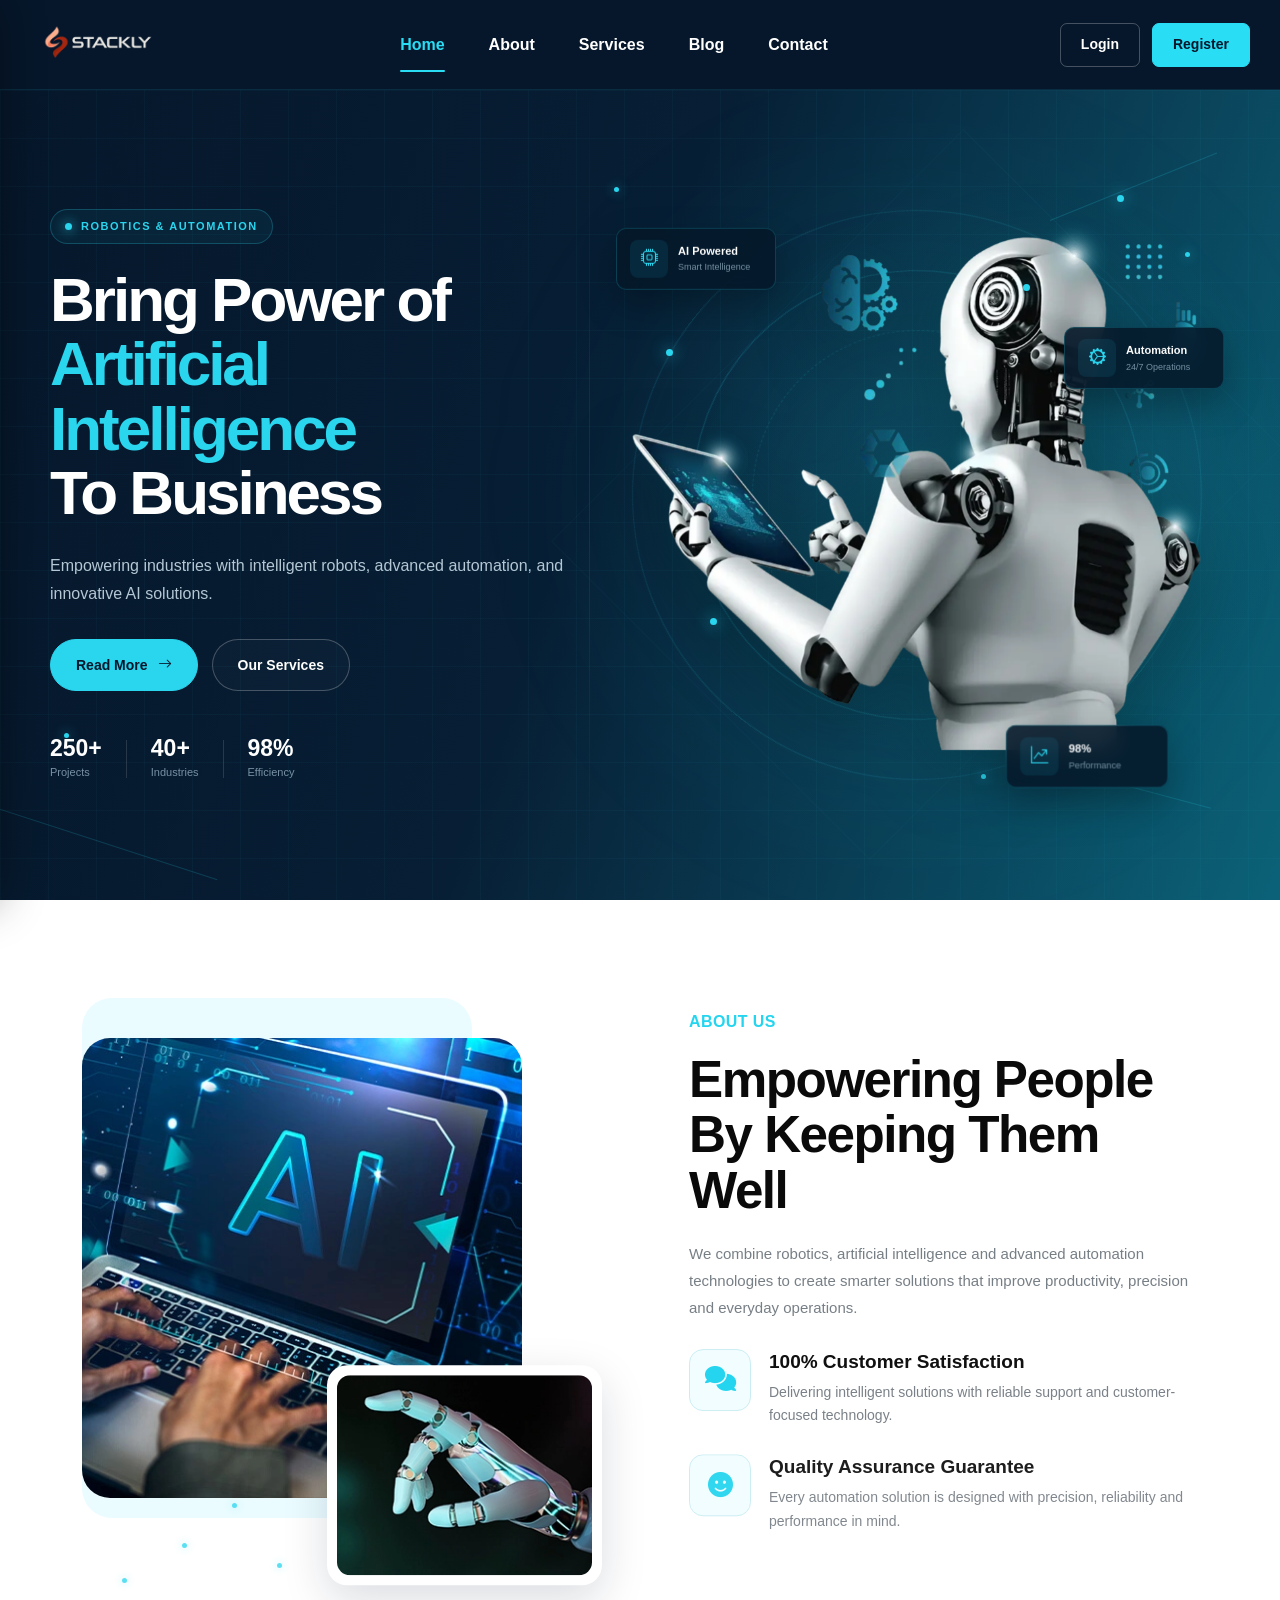
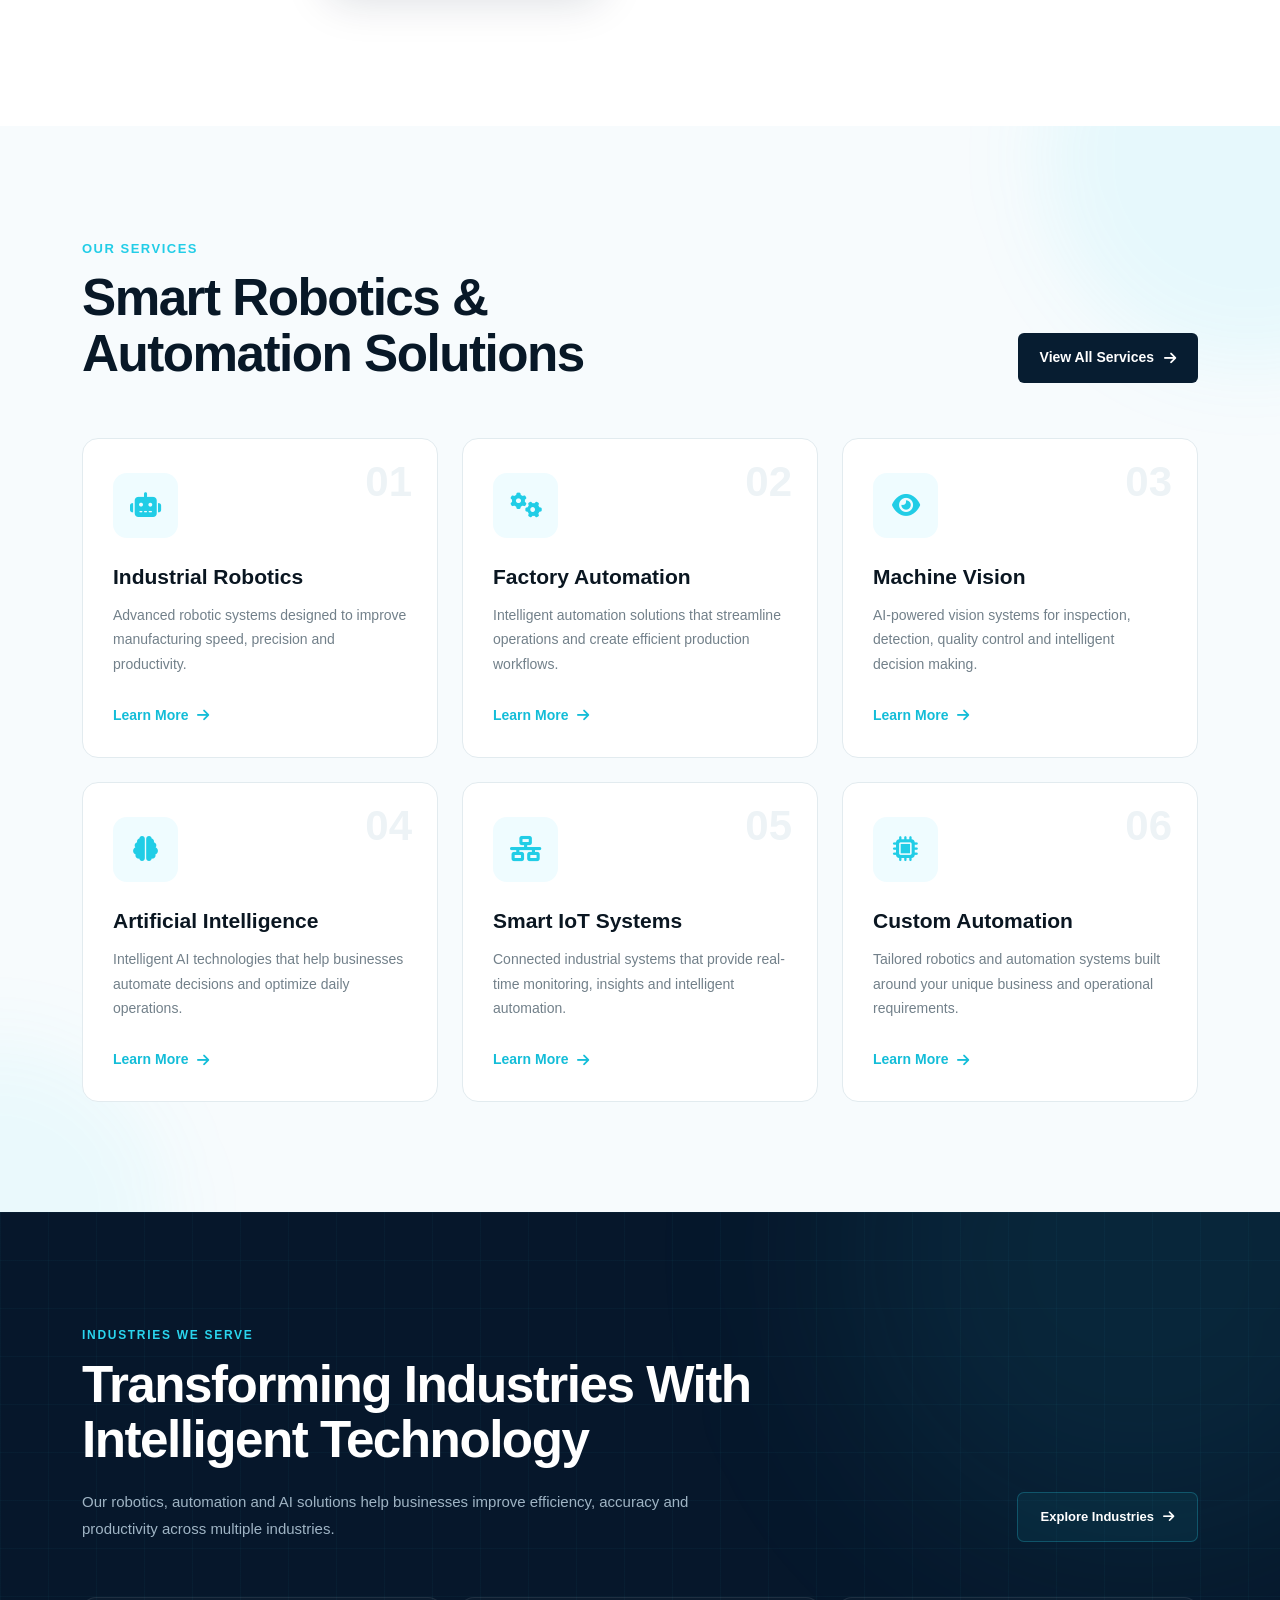
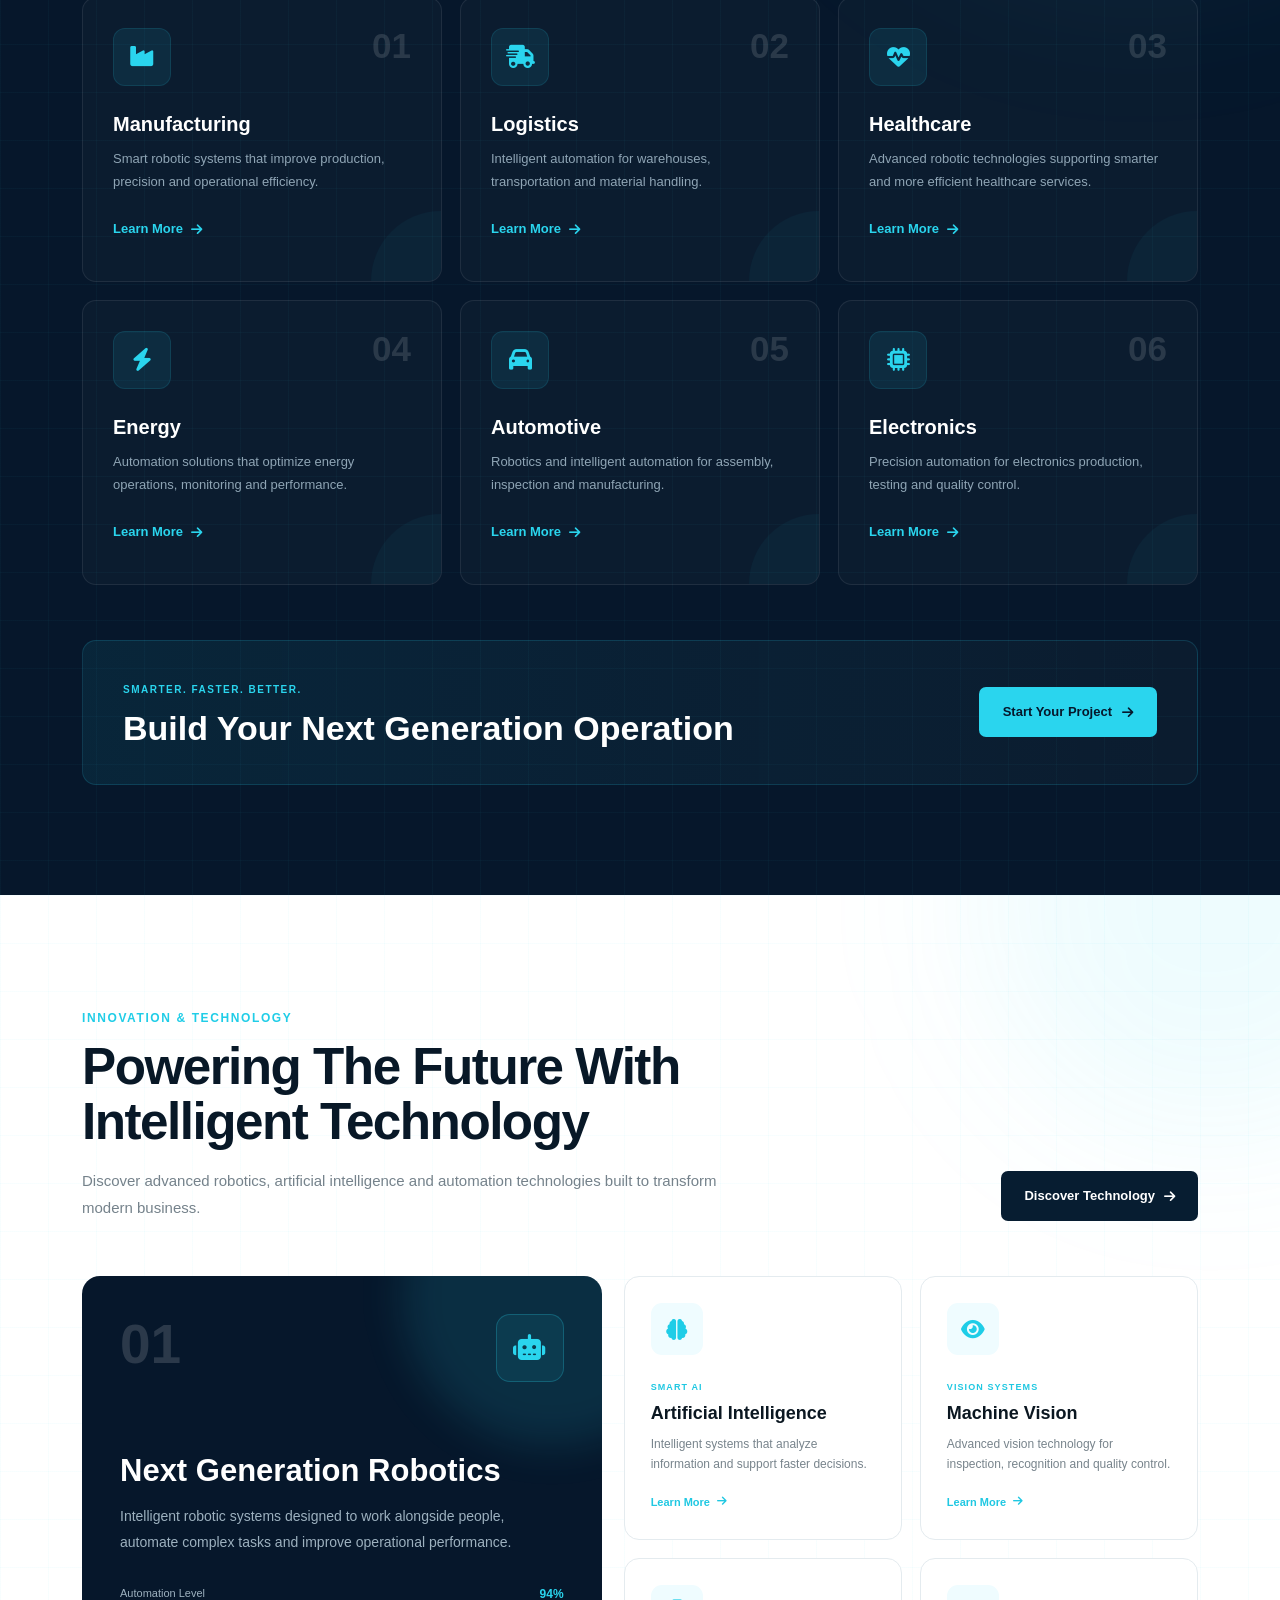
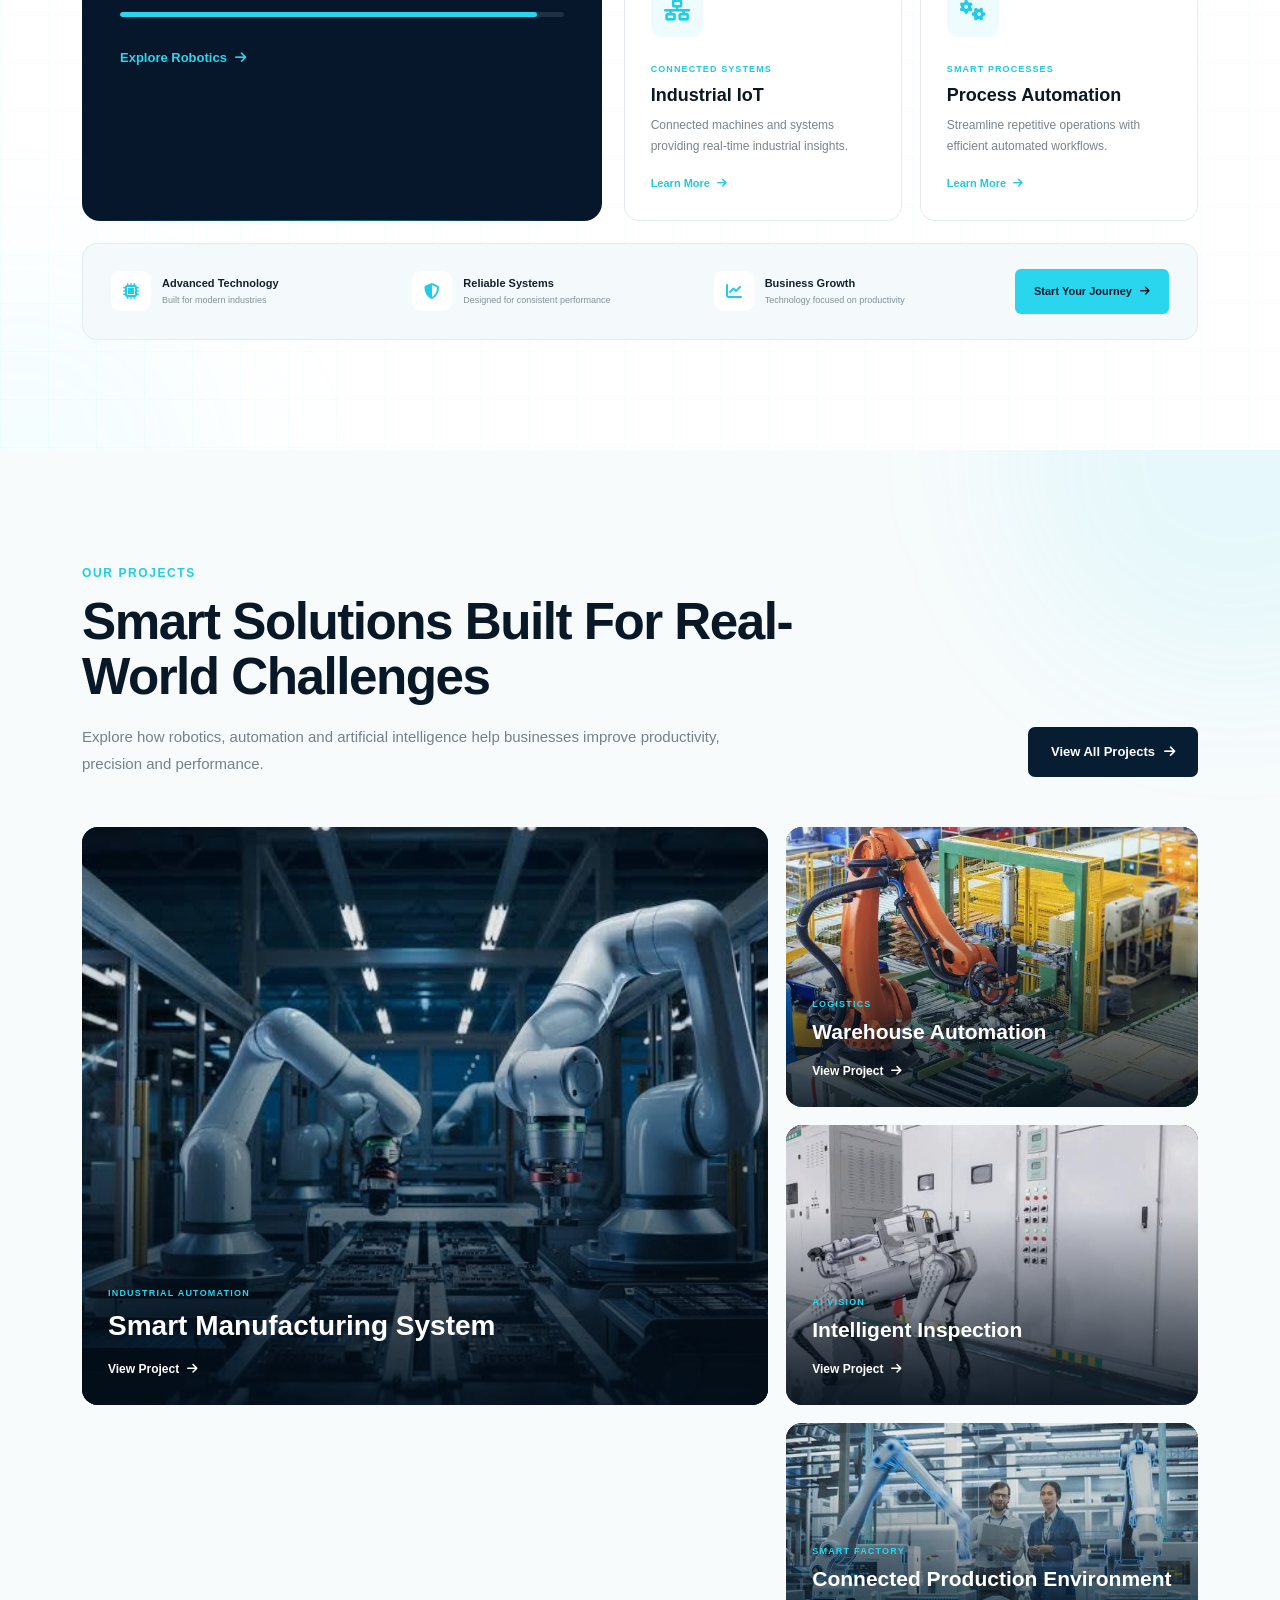
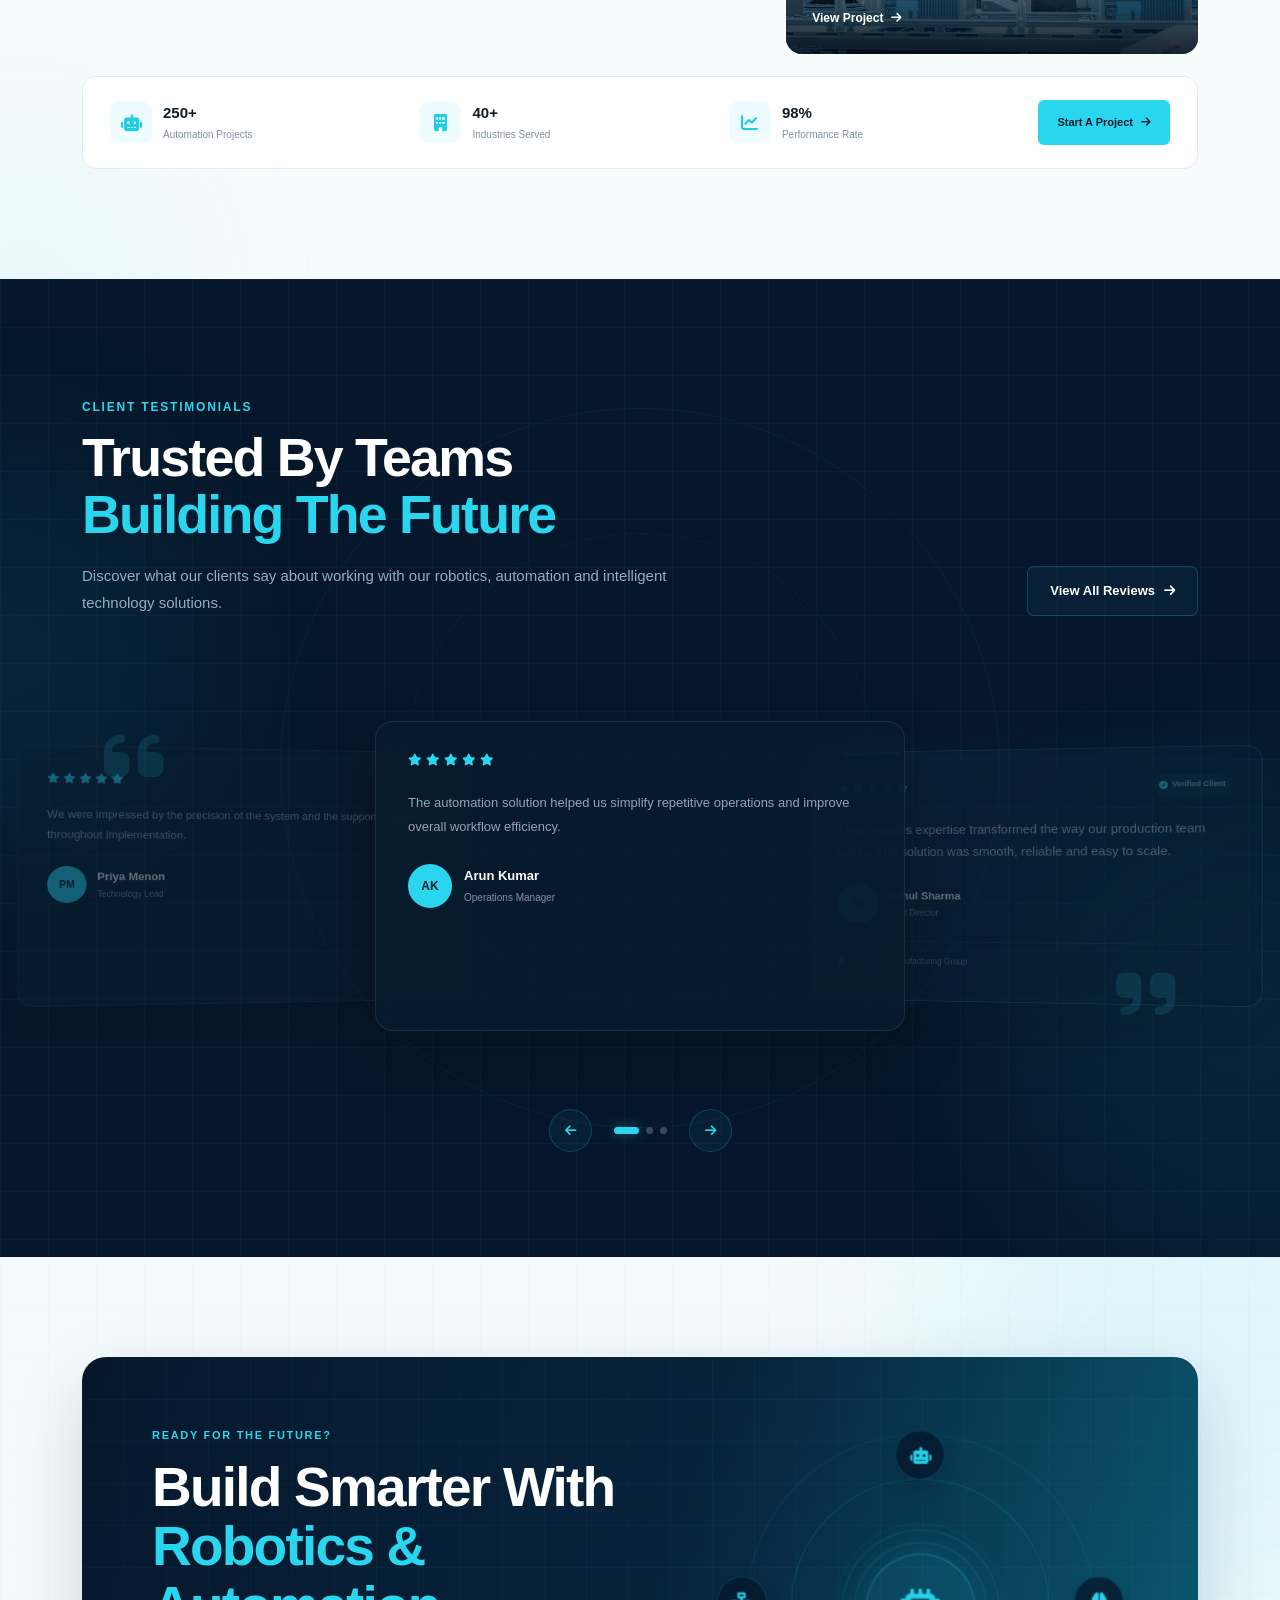
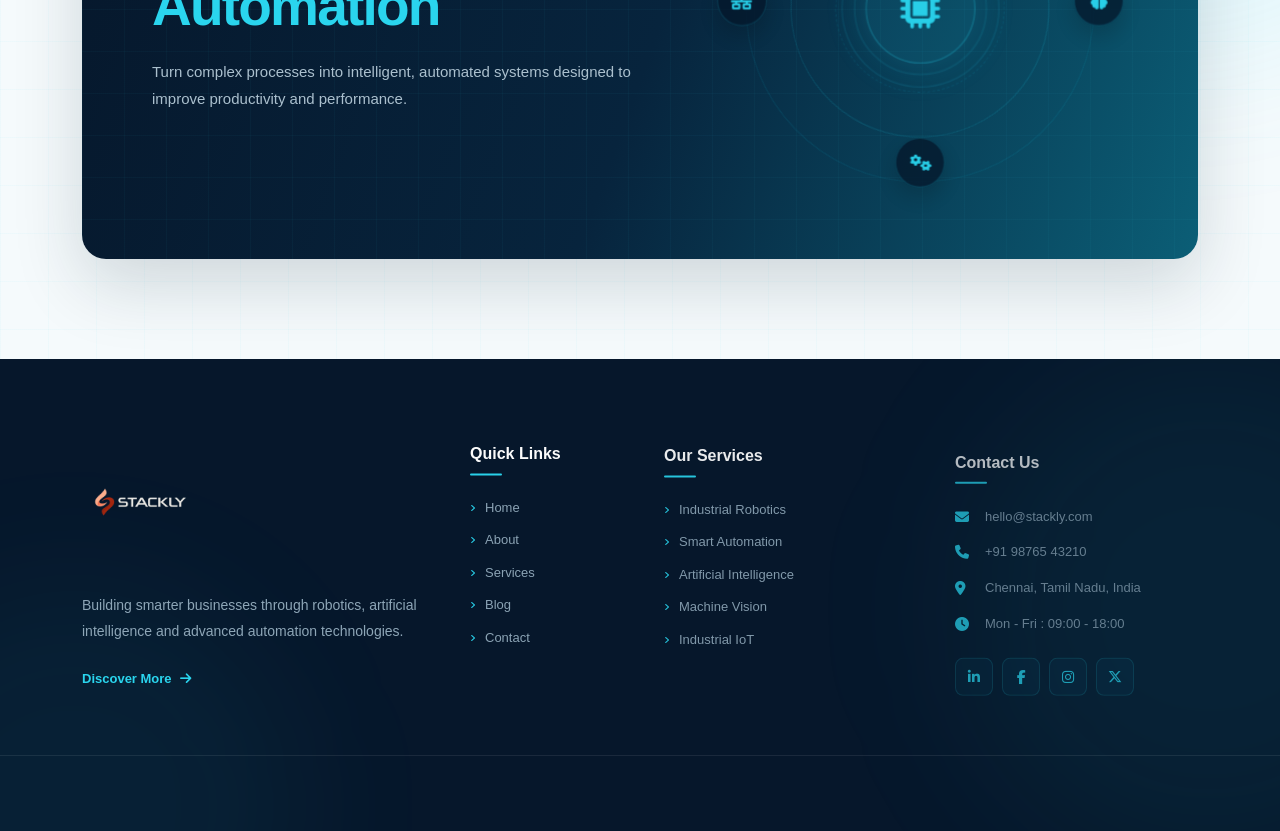
<file: index.html>
<!DOCTYPE html>
<html lang="en">
<head>
    <meta charset="UTF-8">
    <meta name="viewport" content="width=device-width, initial-scale=1.0">
    <title>Document</title>

       <link href="https://cdn.jsdelivr.net/npm/bootstrap@5.3.3/dist/css/bootstrap.min.css" rel="stylesheet">

    <link rel="stylesheet" href="https://cdnjs.cloudflare.com/ajax/libs/font-awesome/6.7.2/css/all.min.css">

    <link rel="stylesheet" href="style.css">
<body>
    





<nav class="navbar navbar-expand-lg custom-navbar">
    <div class="container">

        <a href="index.html" class="navbar-brand brand-logo">
            <img src="Assets/blacklogo.webp" alt="Robotics Automation Logo">
        </a>

        <div class="desktop-nav">
            <a href="index.html" class="nav-link active">Home</a>
            <a href="about.html" class="nav-link">About</a>
            <a href="services.html" class="nav-link">Services</a>
            <a href="blog.html" class="nav-link">Blog</a>
            <a href="contact.html" class="nav-link">Contact</a>
        </div>

        <div class="desktop-actions">
            <a href="login.html" class="login-btn">Login</a>
            <a href="register.html" class="register-btn">Register</a>
        </div>

        <button class="hamburger-btn" id="hamburgerBtn" aria-label="Open menu">
            <i class="bi bi-list"></i>
        </button>

    </div>
</nav>

<div class="nav-overlay" id="navOverlay"></div>

<aside class="mobile-sidebar" id="mobileSidebar">

    <div class="sidebar-top">
        <a href="index.html" class="brand-logo">
            <img src="Assets/blacklogo.webp" alt="Robotics Automation Logo">
        </a>

        <button class="close-btn" id="closeBtn" aria-label="Close menu">
            <i class="bi bi-x-lg"></i>
        </button>
    </div>

    <div class="mobile-menu">

        <a href="index.html" class="mobile-link active">
            <i class="bi bi-house"></i>
            <span>Home</span>
        </a>

        <a href="about.html" class="mobile-link">
            <i class="bi bi-info-circle"></i>
            <span>About</span>
        </a>

        <a href="services.html" class="mobile-link">
            <i class="bi bi-cpu"></i>
            <span>Services</span>
        </a>

        <a href="blog.html" class="mobile-link">
            <i class="bi bi-journal-text"></i>
            <span>Blog</span>
        </a>

        <a href="contact.html" class="mobile-link">
            <i class="bi bi-envelope"></i>
            <span>Contact</span>
        </a>

        <div class="mobile-divider"></div>

        <a href="login.html" class="mobile-link">
            <i class="bi bi-box-arrow-in-right"></i>
            <span>Login</span>
        </a>

        <a href="register.html" class="mobile-register">
            <i class="bi bi-person-plus"></i>
            <span>Register</span>
        </a>

    </div>

</aside>

<section class="robotics-hero" id="home">
    <div class="robotics-hero-bg">
        <span class="bg-line bg-line-1"></span>
        <span class="bg-line bg-line-2"></span>
        <span class="bg-line bg-line-3"></span>
        <span class="bg-dot bg-dot-1"></span>
        <span class="bg-dot bg-dot-2"></span>
        <span class="bg-dot bg-dot-3"></span>
        <span class="bg-dot bg-dot-4"></span>
    </div>

    <div class="robotics-hero-wrapper">

        <div class="robotics-hero-copy">
            <div class="robotics-eyebrow">
                <span class="eyebrow-dot"></span>
                ROBOTICS & AUTOMATION
            </div>

            <h1 class="robotics-title">
                Bring Power of
                <span>Artificial Intelligence</span>
                To Business
            </h1>

            <p class="robotics-description">
                Empowering industries with intelligent robots, advanced automation, and innovative AI solutions.

            </p>

            <div class="robotics-actions">
                <a href="about.html" class="robotics-primary-btn">
                    Read More
                    <i class="bi bi-arrow-right"></i>
                </a>

                <a href="services.html" class="robotics-secondary-btn">
                    Our Services
                </a>
            </div>

            <div class="robotics-trust">
                <div class="trust-item">
                    <strong>250+</strong>
                    <span>Projects</span>
                </div>

                <div class="trust-divider"></div>

                <div class="trust-item">
                    <strong>40+</strong>
                    <span>Industries</span>
                </div>

                <div class="trust-divider"></div>

                <div class="trust-item">
                    <strong>98%</strong>
                    <span>Efficiency</span>
                </div>
            </div>
        </div>

        <div class="robotics-hero-visual">

            <div class="visual-glow"></div>

            <div class="visual-orbit orbit-outer"></div>
            <div class="visual-orbit orbit-middle"></div>
            <div class="visual-orbit orbit-inner"></div>

            <div class="visual-grid"></div>

            <div class="robot-image-wrap">
                <img
                    src="Assets/robo1.webp"
                    alt="Artificial Intelligence Robot"
                    class="robotics-robot"
                >
            </div>

            <div class="visual-card visual-card-ai">
                <div class="visual-card-icon">
                    <i class="bi bi-cpu"></i>
                </div>
                <div>
                    <strong>AI Powered</strong>
                    <span>Smart Intelligence</span>
                </div>
            </div>

            <div class="visual-card visual-card-auto">
                <div class="visual-card-icon">
                    <i class="bi bi-gear-wide-connected"></i>
                </div>
                <div>
                    <strong>Automation</strong>
                    <span>24/7 Operations</span>
                </div>
            </div>

            <div class="visual-card visual-card-data">
                <div class="visual-card-icon">
                    <i class="bi bi-graph-up-arrow"></i>
                </div>
                <div>
                    <strong>98%</strong>
                    <span>Performance</span>
                </div>
            </div>

            <div class="visual-point point-1"></div>
            <div class="visual-point point-2"></div>
            <div class="visual-point point-3"></div>
            <div class="visual-point point-4"></div>
            <div class="visual-point point-5"></div>

        </div>

    </div>
</section>
<section class="about-section" id="about">
    <div class="container">
        <div class="row align-items-center g-5">

            <div class="col-lg-6">
                <div class="about-visual">

                    <div class="about-bg-shape"></div>

                    <div class="about-main-image">
                        <img src="Assets/robo2.webp" alt="Artificial Intelligence Technology">
                    </div>

                    <div class="about-small-image">
                        <img src="Assets/robo3.webp" alt="Robotics Technology">
                    </div>

                    <div class="about-pattern">
                        <span></span>
                        <span></span>
                        <span></span>
                        <span></span>
                    </div>

                </div>
            </div>

            <div class="col-lg-6">
                <div class="about-content">

                    <span class="about-label">ABOUT US</span>

                    <h2>
                        Empowering People By
                        Keeping Them Well
                    </h2>

                    <p class="about-description">
                        We combine robotics, artificial intelligence and advanced
                        automation technologies to create smarter solutions that
                        improve productivity, precision and everyday operations.
                    </p>

                    <div class="about-feature">

                        <div class="about-feature-icon">
                            <i class="fa-solid fa-comments"></i>
                        </div>

                        <div class="about-feature-content">
                            <h3>100% Customer Satisfaction</h3>
                            <p>
                                Delivering intelligent solutions with reliable
                                support and customer-focused technology.
                            </p>
                        </div>

                    </div>

                    <div class="about-feature">

                        <div class="about-feature-icon">
                            <i class="fa-solid fa-face-smile"></i>
                        </div>

                        <div class="about-feature-content">
                            <h3>Quality Assurance Guarantee</h3>
                            <p>
                                Every automation solution is designed with
                                precision, reliability and performance in mind.
                            </p>
                        </div>

                    </div>

                    <a href="about.html" class="about-btn">
                        Discover More
                        <i class="fa-solid fa-arrow-right"></i>
                    </a>

                </div>
            </div>

        </div>
    </div>
</section>
<section class="robot-services-section" id="services">
    <div class="container">

        <div class="robot-services-heading">
            <div>
                <span class="robot-section-tag">OUR SERVICES</span>
                <h2>Smart Robotics & Automation Solutions</h2>
            </div>

            <a href="error.html" class="robot-services-btn">
                View All Services
                <i class="fa-solid fa-arrow-right"></i>
            </a>
        </div>

        <div class="row g-4">

            <div class="col-lg-4 col-md-6">
                <div class="robot-service-card">
                    <div class="robot-service-number">01</div>

                    <div class="robot-service-icon">
                        <i class="fa-solid fa-robot"></i>
                    </div>

                    <h3>Industrial Robotics</h3>

                    <p>
                        Advanced robotic systems designed to improve
                        manufacturing speed, precision and productivity.
                    </p>

                    <a href="error.html" class="robot-service-link">
                        Learn More
                        <i class="fa-solid fa-arrow-right"></i>
                    </a>
                </div>
            </div>

            <div class="col-lg-4 col-md-6">
                <div class="robot-service-card">
                    <div class="robot-service-number">02</div>

                    <div class="robot-service-icon">
                        <i class="fa-solid fa-gears"></i>
                    </div>

                    <h3>Factory Automation</h3>

                    <p>
                        Intelligent automation solutions that streamline
                        operations and create efficient production workflows.
                    </p>

                    <a href="error.html" class="robot-service-link">
                        Learn More
                        <i class="fa-solid fa-arrow-right"></i>
                    </a>
                </div>
            </div>

            <div class="col-lg-4 col-md-6">
                <div class="robot-service-card">
                    <div class="robot-service-number">03</div>

                    <div class="robot-service-icon">
                        <i class="fa-solid fa-eye"></i>
                    </div>

                    <h3>Machine Vision</h3>

                    <p>
                        AI-powered vision systems for inspection, detection,
                        quality control and intelligent decision making.
                    </p>

                    <a href="error.html" class="robot-service-link">
                        Learn More
                        <i class="fa-solid fa-arrow-right"></i>
                    </a>
                </div>
            </div>

            <div class="col-lg-4 col-md-6">
                <div class="robot-service-card">
                    <div class="robot-service-number">04</div>

                    <div class="robot-service-icon">
                        <i class="fa-solid fa-brain"></i>
                    </div>

                    <h3>Artificial Intelligence</h3>

                    <p>
                        Intelligent AI technologies that help businesses
                        automate decisions and optimize daily operations.
                    </p>

                    <a href="error.html" class="robot-service-link">
                        Learn More
                        <i class="fa-solid fa-arrow-right"></i>
                    </a>
                </div>
            </div>

            <div class="col-lg-4 col-md-6">
                <div class="robot-service-card">
                    <div class="robot-service-number">05</div>

                    <div class="robot-service-icon">
                        <i class="fa-solid fa-network-wired"></i>
                    </div>

                    <h3>Smart IoT Systems</h3>

                    <p>
                        Connected industrial systems that provide real-time
                        monitoring, insights and intelligent automation.
                    </p>

                    <a href="error.html" class="robot-service-link">
                        Learn More
                        <i class="fa-solid fa-arrow-right"></i>
                    </a>
                </div>
            </div>

            <div class="col-lg-4 col-md-6">
                <div class="robot-service-card">
                    <div class="robot-service-number">06</div>

                    <div class="robot-service-icon">
                        <i class="fa-solid fa-microchip"></i>
                    </div>

                    <h3>Custom Automation</h3>

                    <p>
                        Tailored robotics and automation systems built around
                        your unique business and operational requirements.
                    </p>

                    <a href="error.html" class="robot-service-link">
                        Learn More
                        <i class="fa-solid fa-arrow-right"></i>
                    </a>
                </div>
            </div>

        </div>
    </div>
</section>
<section class="robot-industries-section" id="industries">
    <div class="robot-industries-bg"></div>

    <div class="container">

        <div class="robot-industries-header">
            <div class="robot-industries-title">
                <span>INDUSTRIES WE SERVE</span>
                <h2>Transforming Industries With Intelligent Technology</h2>
                <p>
                    Our robotics, automation and AI solutions help businesses
                    improve efficiency, accuracy and productivity across multiple industries.
                </p>
            </div>

            <a href="error.html" class="robot-industries-button">
                Explore Industries
                <i class="fa-solid fa-arrow-right"></i>
            </a>
        </div>

        <div class="robot-industries-grid">

            <div class="robot-industry-card">
                <div class="robot-industry-top">
                    <div class="robot-industry-icon">
                        <i class="fa-solid fa-industry"></i>
                    </div>
                    <span>01</span>
                </div>

                <h3>Manufacturing</h3>

                <p>
                    Smart robotic systems that improve production,
                    precision and operational efficiency.
                </p>

                <a href="error.html" class="robot-industry-link">
                    Learn More
                    <i class="fa-solid fa-arrow-right"></i>
                </a>
            </div>

            <div class="robot-industry-card">
                <div class="robot-industry-top">
                    <div class="robot-industry-icon">
                        <i class="fa-solid fa-truck-fast"></i>
                    </div>
                    <span>02</span>
                </div>

                <h3>Logistics</h3>

                <p>
                    Intelligent automation for warehouses,
                    transportation and material handling.
                </p>

                <a href="error.html" class="robot-industry-link">
                    Learn More
                    <i class="fa-solid fa-arrow-right"></i>
                </a>
            </div>

            <div class="robot-industry-card">
                <div class="robot-industry-top">
                    <div class="robot-industry-icon">
                        <i class="fa-solid fa-heart-pulse"></i>
                    </div>
                    <span>03</span>
                </div>

                <h3>Healthcare</h3>

                <p>
                    Advanced robotic technologies supporting
                    smarter and more efficient healthcare services.
                </p>

                <a href="error.html" class="robot-industry-link">
                    Learn More
                    <i class="fa-solid fa-arrow-right"></i>
                </a>
            </div>

            <div class="robot-industry-card">
                <div class="robot-industry-top">
                    <div class="robot-industry-icon">
                        <i class="fa-solid fa-bolt"></i>
                    </div>
                    <span>04</span>
                </div>

                <h3>Energy</h3>

                <p>
                    Automation solutions that optimize energy
                    operations, monitoring and performance.
                </p>

                <a href="error.html" class="robot-industry-link">
                    Learn More
                    <i class="fa-solid fa-arrow-right"></i>
                </a>
            </div>

            <div class="robot-industry-card">
                <div class="robot-industry-top">
                    <div class="robot-industry-icon">
                        <i class="fa-solid fa-car"></i>
                    </div>
                    <span>05</span>
                </div>

                <h3>Automotive</h3>

                <p>
                    Robotics and intelligent automation for
                    assembly, inspection and manufacturing.
                </p>

                <a href="error.html" class="robot-industry-link">
                    Learn More
                    <i class="fa-solid fa-arrow-right"></i>
                </a>
            </div>

            <div class="robot-industry-card">
                <div class="robot-industry-top">
                    <div class="robot-industry-icon">
                        <i class="fa-solid fa-microchip"></i>
                    </div>
                    <span>06</span>
                </div>

                <h3>Electronics</h3>

                <p>
                    Precision automation for electronics
                    production, testing and quality control.
                </p>

                <a href="error.html" class="robot-industry-link">
                    Learn More
                    <i class="fa-solid fa-arrow-right"></i>
                </a>
            </div>

        </div>

        <div class="robot-industry-bottom">
            <div class="robot-industry-bottom-content">
                <span>SMARTER. FASTER. BETTER.</span>
                <h3>Build Your Next Generation Operation</h3>
            </div>

            <a href="error.html" class="robot-industry-cta">
                Start Your Project
                <i class="fa-solid fa-arrow-right"></i>
            </a>
        </div>

    </div>
</section>
<section class="robot-innovation-section" id="innovation">
    <div class="robot-innovation-bg"></div>

    <div class="container">
        <div class="robot-innovation-header">
            <div class="robot-innovation-heading">
                <span>INNOVATION & TECHNOLOGY</span>
                <h2>Powering The Future With Intelligent Technology</h2>
                <p>
                    Discover advanced robotics, artificial intelligence and
                    automation technologies built to transform modern business.
                </p>
            </div>

            <a href="error.html" class="robot-innovation-main-btn">
                Discover Technology
                <i class="fa-solid fa-arrow-right"></i>
            </a>
        </div>

        <div class="robot-innovation-layout">

            <div class="robot-innovation-feature">

                <div class="innovation-feature-top">
                    <span class="innovation-feature-number">01</span>
                    <div class="innovation-feature-icon">
                        <i class="fa-solid fa-robot"></i>
                    </div>
                </div>

                <h3>Next Generation Robotics</h3>

                <p>
                    Intelligent robotic systems designed to work alongside
                    people, automate complex tasks and improve operational
                    performance.
                </p>

                <div class="innovation-progress">
                    <div class="progress-info">
                        <span>Automation Level</span>
                        <strong>94%</strong>
                    </div>
                    <div class="progress-line">
                        <span></span>
                    </div>
                </div>

                <a href="error.html" class="innovation-link">
                    Explore Robotics
                    <i class="fa-solid fa-arrow-right"></i>
                </a>

            </div>

            <div class="robot-innovation-cards">

                <div class="innovation-card">
                    <div class="innovation-card-icon">
                        <i class="fa-solid fa-brain"></i>
                    </div>

                    <div class="innovation-card-content">
                        <span>SMART AI</span>
                        <h3>Artificial Intelligence</h3>
                        <p>
                            Intelligent systems that analyze information
                            and support faster decisions.
                        </p>

                        <a href="error.html">
                            Learn More
                            <i class="fa-solid fa-arrow-right"></i>
                        </a>
                    </div>
                </div>

                <div class="innovation-card">
                    <div class="innovation-card-icon">
                        <i class="fa-solid fa-eye"></i>
                    </div>

                    <div class="innovation-card-content">
                        <span>VISION SYSTEMS</span>
                        <h3>Machine Vision</h3>
                        <p>
                            Advanced vision technology for inspection,
                            recognition and quality control.
                        </p>

                        <a href="error.html">
                            Learn More
                            <i class="fa-solid fa-arrow-right"></i>
                        </a>
                    </div>
                </div>

                <div class="innovation-card">
                    <div class="innovation-card-icon">
                        <i class="fa-solid fa-network-wired"></i>
                    </div>

                    <div class="innovation-card-content">
                        <span>CONNECTED SYSTEMS</span>
                        <h3>Industrial IoT</h3>
                        <p>
                            Connected machines and systems providing
                            real-time industrial insights.
                        </p>

                        <a href="error.html">
                            Learn More
                            <i class="fa-solid fa-arrow-right"></i>
                        </a>
                    </div>
                </div>

                <div class="innovation-card">
                    <div class="innovation-card-icon">
                        <i class="fa-solid fa-gears"></i>
                    </div>

                    <div class="innovation-card-content">
                        <span>SMART PROCESSES</span>
                        <h3>Process Automation</h3>
                        <p>
                            Streamline repetitive operations with efficient
                            automated workflows.
                        </p>

                        <a href="error.html">
                            Learn More
                            <i class="fa-solid fa-arrow-right"></i>
                        </a>
                    </div>
                </div>

            </div>

        </div>

        <div class="innovation-bottom">
            <div class="innovation-bottom-item">
                <i class="fa-solid fa-microchip"></i>
                <div>
                    <strong>Advanced Technology</strong>
                    <span>Built for modern industries</span>
                </div>
            </div>

            <div class="innovation-bottom-item">
                <i class="fa-solid fa-shield-halved"></i>
                <div>
                    <strong>Reliable Systems</strong>
                    <span>Designed for consistent performance</span>
                </div>
            </div>

            <div class="innovation-bottom-item">
                <i class="fa-solid fa-chart-line"></i>
                <div>
                    <strong>Business Growth</strong>
                    <span>Technology focused on productivity</span>
                </div>
            </div>

            <a href="error.html" class="innovation-bottom-btn">
                Start Your Journey
                <i class="fa-solid fa-arrow-right"></i>
            </a>
        </div>
    </div>
</section>
<section class="robot-projects-section" id="projects">
    <div class="container">

        <div class="robot-projects-header">
            <div class="robot-projects-title">
                <span>OUR PROJECTS</span>
                <h2>Smart Solutions Built For Real-World Challenges</h2>
                <p>
                    Explore how robotics, automation and artificial intelligence
                    help businesses improve productivity, precision and performance.
                </p>
            </div>

            <a href="error.html" class="robot-projects-btn">
                View All Projects
                <i class="fa-solid fa-arrow-right"></i>
            </a>
        </div>

        <div class="robot-projects-grid">

            <div class="robot-project-card project-large">
                <div class="robot-project-image">
                    <img src="Assets/robo4.webp" alt="Industrial Robotics Project">

                    <div class="robot-project-overlay">
                        <span>INDUSTRIAL AUTOMATION</span>
                        <h3>Smart Manufacturing System</h3>
                        <a href="error.html">
                            View Project
                            <i class="fa-solid fa-arrow-right"></i>
                        </a>
                    </div>
                </div>
            </div>

            <div class="robot-project-card">
                <div class="robot-project-image">
                    <img src="Assets/robo6.webp" alt="Warehouse Automation Project">

                    <div class="robot-project-overlay">
                        <span>LOGISTICS</span>
                        <h3>Warehouse Automation</h3>
                        <a href="error.html">
                            View Project
                            <i class="fa-solid fa-arrow-right"></i>
                        </a>
                    </div>
                </div>
            </div>

            <div class="robot-project-card">
                <div class="robot-project-image">
                    <img src="Assets/robo7.webp" alt="AI Vision Project">

                    <div class="robot-project-overlay">
                        <span>AI VISION</span>
                        <h3>Intelligent Inspection</h3>
                        <a href="error.html">
                            View Project
                            <i class="fa-solid fa-arrow-right"></i>
                        </a>
                    </div>
                </div>
            </div>

            <div class="robot-project-card project-wide">
                <div class="robot-project-image">
                    <img src="Assets/robo8.webp" alt="Smart Factory Project">

                    <div class="robot-project-overlay">
                        <span>SMART FACTORY</span>
                        <h3>Connected Production Environment</h3>
                        <a href="error.html">
                            View Project
                            <i class="fa-solid fa-arrow-right"></i>
                        </a>
                    </div>
                </div>
            </div>

        </div>

        <div class="robot-projects-bottom">

            <div class="robot-project-stat">
                <div class="robot-project-stat-icon">
                    <i class="fa-solid fa-robot"></i>
                </div>
                <div>
                    <strong>250+</strong>
                    <span>Automation Projects</span>
                </div>
            </div>

            <div class="robot-project-stat">
                <div class="robot-project-stat-icon">
                    <i class="fa-solid fa-building"></i>
                </div>
                <div>
                    <strong>40+</strong>
                    <span>Industries Served</span>
                </div>
            </div>

            <div class="robot-project-stat">
                <div class="robot-project-stat-icon">
                    <i class="fa-solid fa-chart-line"></i>
                </div>
                <div>
                    <strong>98%</strong>
                    <span>Performance Rate</span>
                </div>
            </div>

            <a href="error.html" class="robot-project-bottom-btn">
                Start A Project
                <i class="fa-solid fa-arrow-right"></i>
            </a>

        </div>

    </div>
</section>
<section class="robot-testimonial-section" id="testimonials">
    <div class="robot-testimonial-bg"></div>
    <div class="robot-testimonial-glow glow-left"></div>
    <div class="robot-testimonial-glow glow-right"></div>

    <div class="container">

        <div class="robot-testimonial-heading">
            <div>
                <span class="robot-testimonial-tag">CLIENT TESTIMONIALS</span>

                <h2>
                    Trusted By Teams
                    <span>Building The Future</span>
                </h2>

                <p>
                    Discover what our clients say about working with
                    our robotics, automation and intelligent technology solutions.
                </p>
            </div>

            <a href="error.html" class="robot-testimonial-btn">
                View All Reviews
                <i class="fa-solid fa-arrow-right"></i>
            </a>
        </div>

        <div class="robot-testimonial-stage">

            <div class="robot-testimonial-quote quote-left">
                <i class="fa-solid fa-quote-left"></i>
            </div>

            <div class="robot-testimonial-track">

                <article class="robot-testimonial-card testimonial-card-prev">
                    <div class="robot-review-stars">
                        <i class="fa-solid fa-star"></i>
                        <i class="fa-solid fa-star"></i>
                        <i class="fa-solid fa-star"></i>
                        <i class="fa-solid fa-star"></i>
                        <i class="fa-solid fa-star"></i>
                    </div>

                    <p>
                        The automation solution helped us simplify repetitive
                        operations and improve overall workflow efficiency.
                    </p>

                    <div class="robot-client">
                        <div class="robot-client-avatar">
                            AK
                        </div>

                        <div>
                            <strong>Arun Kumar</strong>
                            <span>Operations Manager</span>
                        </div>
                    </div>
                </article>

                <article class="robot-testimonial-card testimonial-card-active">
                    <div class="active-card-line"></div>

                    <div class="robot-review-top">
                        <div class="robot-review-stars">
                            <i class="fa-solid fa-star"></i>
                            <i class="fa-solid fa-star"></i>
                            <i class="fa-solid fa-star"></i>
                            <i class="fa-solid fa-star"></i>
                            <i class="fa-solid fa-star"></i>
                        </div>

                        <span class="verified-review">
                            <i class="fa-solid fa-circle-check"></i>
                            Verified Client
                        </span>
                    </div>

                    <p class="active-review-text">
                        Their robotics expertise transformed the way our
                        production team works. The solution was smooth,
                        reliable and easy to scale.
                    </p>

                    <div class="robot-client">
                        <div class="robot-client-avatar large-avatar">
                            RS
                        </div>

                        <div>
                            <strong>Rahul Sharma</strong>
                            <span>Plant Director</span>
                        </div>
                    </div>

                    <div class="robot-client-company">
                        <i class="fa-solid fa-building"></i>
                        Advanced Manufacturing Group
                    </div>
                </article>

                <article class="robot-testimonial-card testimonial-card-next">
                    <div class="robot-review-stars">
                        <i class="fa-solid fa-star"></i>
                        <i class="fa-solid fa-star"></i>
                        <i class="fa-solid fa-star"></i>
                        <i class="fa-solid fa-star"></i>
                        <i class="fa-solid fa-star"></i>
                    </div>

                    <p>
                        We were impressed by the precision of the system
                        and the support provided throughout implementation.
                    </p>

                    <div class="robot-client">
                        <div class="robot-client-avatar">
                            PM
                        </div>

                        <div>
                            <strong>Priya Menon</strong>
                            <span>Technology Lead</span>
                        </div>
                    </div>
                </article>

            </div>

            <div class="robot-testimonial-quote quote-right">
                <i class="fa-solid fa-quote-right"></i>
            </div>

        </div>

        <div class="robot-testimonial-controls">

            <button class="testimonial-control" id="testimonialPrev" type="button">
                <i class="fa-solid fa-arrow-left"></i>
            </button>

            <div class="testimonial-dots">
                <button class="testimonial-dot active" type="button" data-slide="0"></button>
                <button class="testimonial-dot" type="button" data-slide="1"></button>
                <button class="testimonial-dot" type="button" data-slide="2"></button>
            </div>

            <button class="testimonial-control" id="testimonialNext" type="button">
                <i class="fa-solid fa-arrow-right"></i>
            </button>

        </div>

    </div>
</section>

<section class="robot-cta-section" id="cta">
    <div class="robot-cta-bg"></div>
    <div class="robot-cta-glow"></div>

    <div class="container">
        <div class="robot-cta-box">

            <div class="robot-cta-content">
                <span class="robot-cta-tag">READY FOR THE FUTURE?</span>

                <h2>
                    Build Smarter With
                    <span>Robotics & Automation</span>
                </h2>

                <p>
                    Turn complex processes into intelligent, automated
                    systems designed to improve productivity and performance.
                </p>

                <div class="robot-cta-actions">
                    <a href="error.html" class="robot-cta-primary">
                        Get Started
                        <i class="fa-solid fa-arrow-right"></i>
                    </a>

                    <a href="error.html" class="robot-cta-secondary">
                        Talk To Our Team
                        <i class="fa-solid fa-headset"></i>
                    </a>
                </div>
            </div>

            <div class="robot-cta-visual">

                <div class="cta-circle cta-circle-one"></div>
                <div class="cta-circle cta-circle-two"></div>
                <div class="cta-circle cta-circle-three"></div>

                <div class="cta-core">
                    <i class="fa-solid fa-microchip"></i>
                </div>

                <div class="cta-node cta-node-one">
                    <i class="fa-solid fa-robot"></i>
                </div>

                <div class="cta-node cta-node-two">
                    <i class="fa-solid fa-brain"></i>
                </div>

                <div class="cta-node cta-node-three">
                    <i class="fa-solid fa-gears"></i>
                </div>

                <div class="cta-node cta-node-four">
                    <i class="fa-solid fa-network-wired"></i>
                </div>

            </div>

        </div>
    </div>
</section>

<footer class="robot-footer">
    <div class="robot-footer-top">
        <div class="container">

            <div class="row g-5">

                <div class="col-lg-4 col-md-6">
                    <div class="robot-footer-brand">

                        <a href="index.html" class="robot-footer-logo">
                            <img src="Assets/blacklogo.webp" alt="Robotics Automation Logo">
                          
                        </a>

                        <p>
                            Building smarter businesses through robotics,
                            artificial intelligence and advanced automation
                            technologies.
                        </p>

                        <a href="error.html" class="robot-footer-read">
                            Discover More
                            <i class="fa-solid fa-arrow-right"></i>
                        </a>

                    </div>
                </div>

                <div class="col-lg-2 col-md-6">
                    <div class="robot-footer-column">

                        <h3>Quick Links</h3>

                        <a href="index.html">
                            <i class="fa-solid fa-angle-right"></i>
                            Home
                        </a>

                        <a href="about.html">
                            <i class="fa-solid fa-angle-right"></i>
                            About
                        </a>

                        <a href="services.html">
                            <i class="fa-solid fa-angle-right"></i>
                            Services
                        </a>

                        <a href="blog.html">
                            <i class="fa-solid fa-angle-right"></i>
                            Blog
                        </a>

                        <a href="contact.html">
                            <i class="fa-solid fa-angle-right"></i>
                            Contact
                        </a>

                    </div>
                </div>

                <div class="col-lg-3 col-md-6">
                    <div class="robot-footer-column">

                        <h3>Our Services</h3>

                        <a href="error.html">
                            <i class="fa-solid fa-angle-right"></i>
                            Industrial Robotics
                        </a>

                        <a href="error.html">
                            <i class="fa-solid fa-angle-right"></i>
                            Smart Automation
                        </a>

                        <a href="error.html">
                            <i class="fa-solid fa-angle-right"></i>
                            Artificial Intelligence
                        </a>

                        <a href="error.html">
                            <i class="fa-solid fa-angle-right"></i>
                            Machine Vision
                        </a>

                        <a href="error.html">
                            <i class="fa-solid fa-angle-right"></i>
                            Industrial IoT
                        </a>

                    </div>
                </div>

                <div class="col-lg-3 col-md-6">
                    <div class="robot-footer-column">

                        <h3>Contact Us</h3>

                        <a href="error.html" class="robot-footer-contact">
                            <i class="fa-solid fa-envelope"></i>
                            <span>hello@stackly.com</span>
                        </a>

                        <a href="error.html" class="robot-footer-contact">
                            <i class="fa-solid fa-phone"></i>
                            <span>+91 98765 43210</span>
                        </a>

                        <a href="error.html" class="robot-footer-contact">
                            <i class="fa-solid fa-location-dot"></i>
                            <span>Chennai, Tamil Nadu, India</span>
                        </a>

                        <a href="error.html" class="robot-footer-contact">
                            <i class="fa-solid fa-clock"></i>
                            <span>Mon - Fri : 09:00 - 18:00</span>
                        </a>

                        <div class="robot-footer-socials">

                            <a href="error.html" aria-label="LinkedIn">
                                <i class="fa-brands fa-linkedin-in"></i>
                            </a>

                            <a href="error.html" aria-label="Facebook">
                                <i class="fa-brands fa-facebook-f"></i>
                            </a>

                            <a href="error.html" aria-label="Instagram">
                                <i class="fa-brands fa-instagram"></i>
                            </a>

                            <a href="error.html" aria-label="X">
                                <i class="fa-brands fa-x-twitter"></i>
                            </a>

                        </div>

                    </div>
                </div>

            </div>

        </div>
    </div>

    <div class="robot-footer-bottom">
        <div class="container">

            <div class="robot-footer-bottom-inner">

                <p>
                    &copy; 2026 RoboTech. All Rights Reserved.
                </p>

                <div class="robot-footer-legal">

                    <a href="error.html">
                        Privacy Policy
                    </a>

                    <a href="error.html">
                        Terms & Conditions
                    </a>

                    <a href="error.html">
                        Cookie Policy
                    </a>

                </div>

            </div>

        </div>
    </div>
</footer>



<script src="https://cdn.jsdelivr.net/npm/gsap@3.13.0/dist/gsap.min.js"></script>

<script src="script.js"></script>
</body>
</html>
</file>
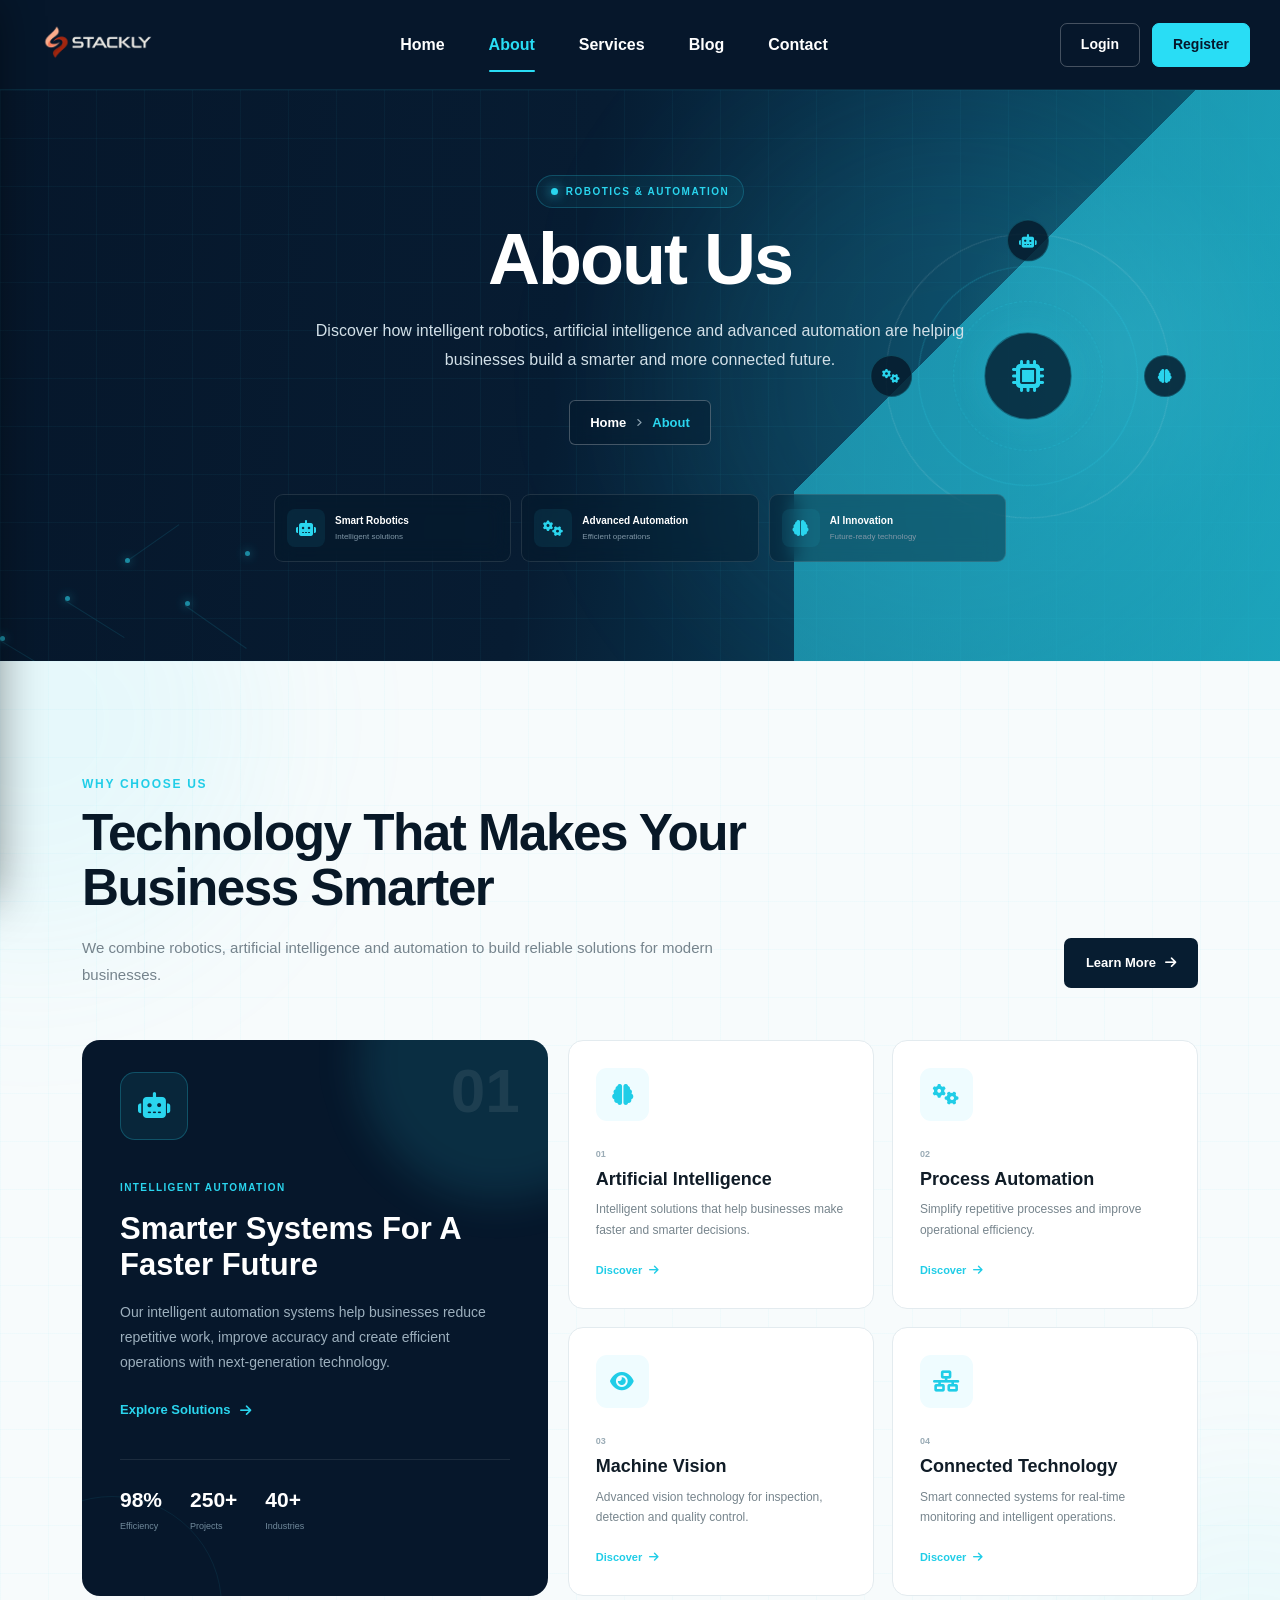
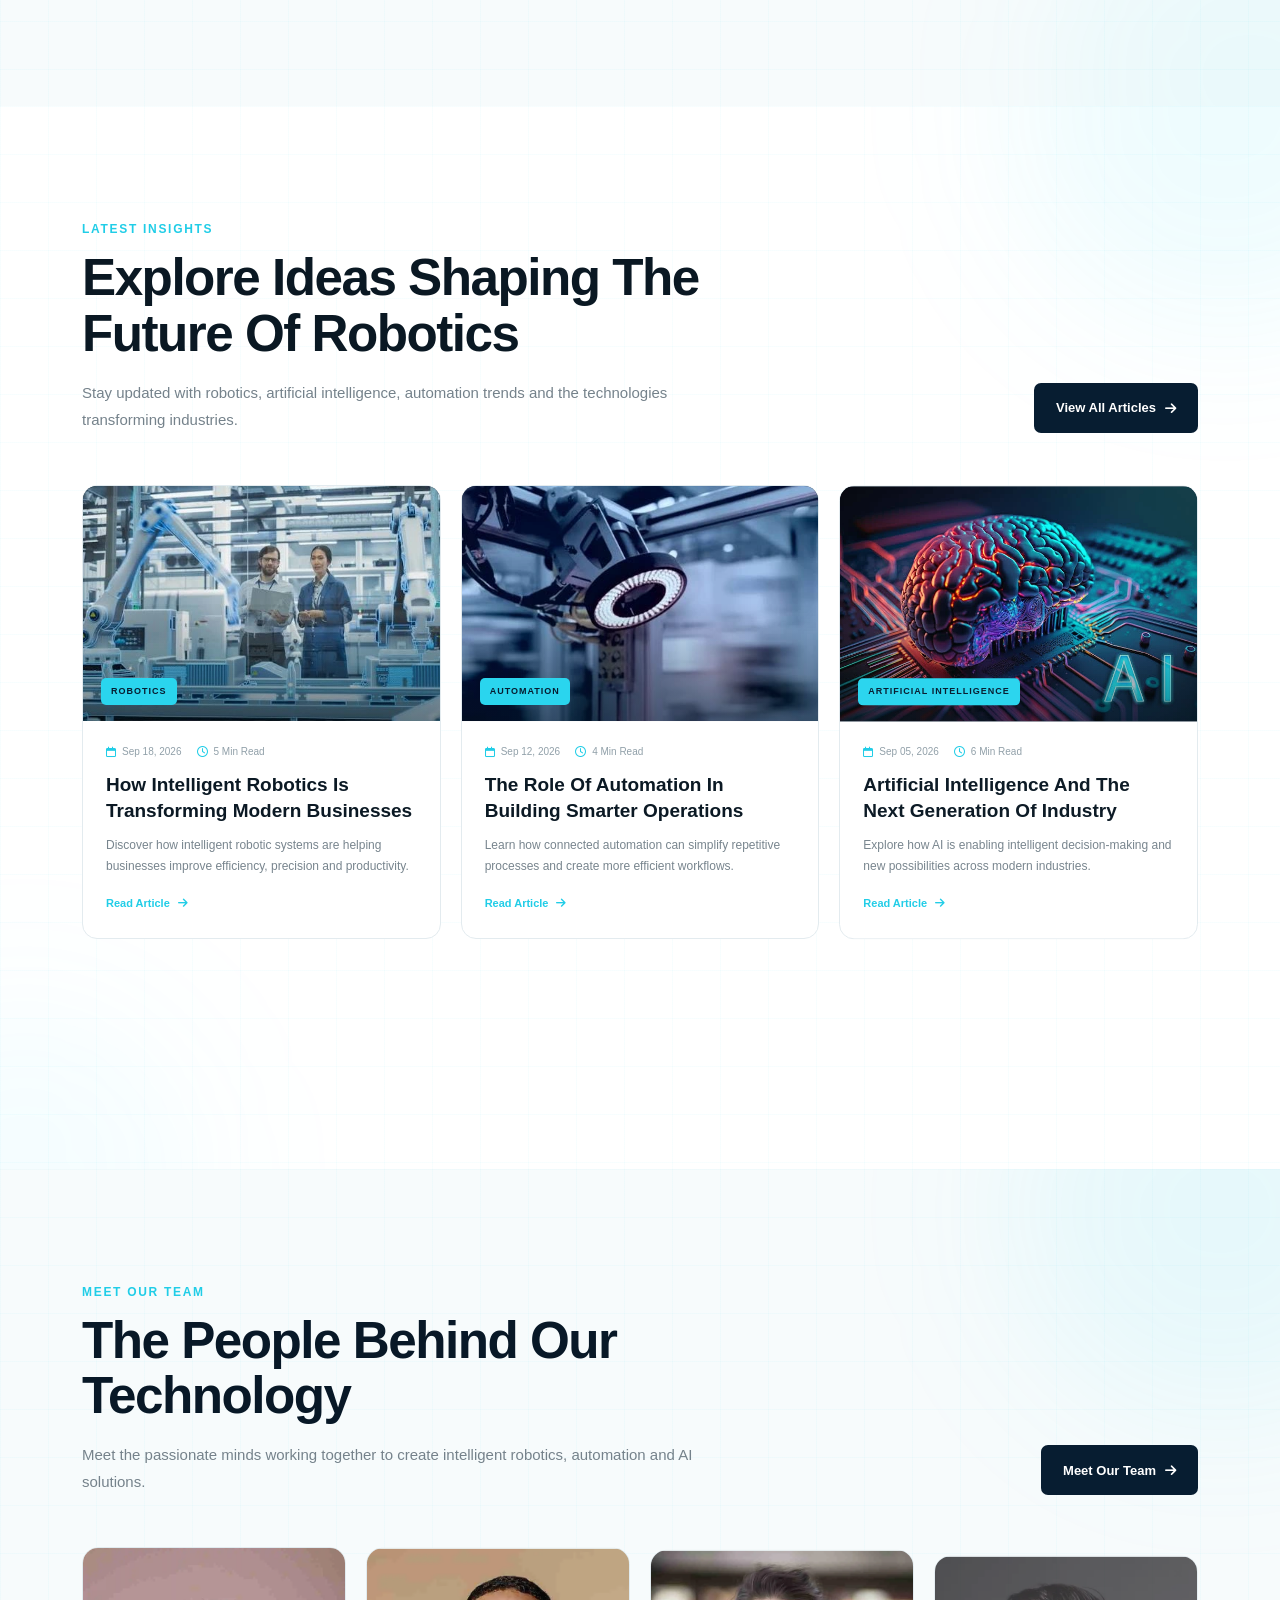
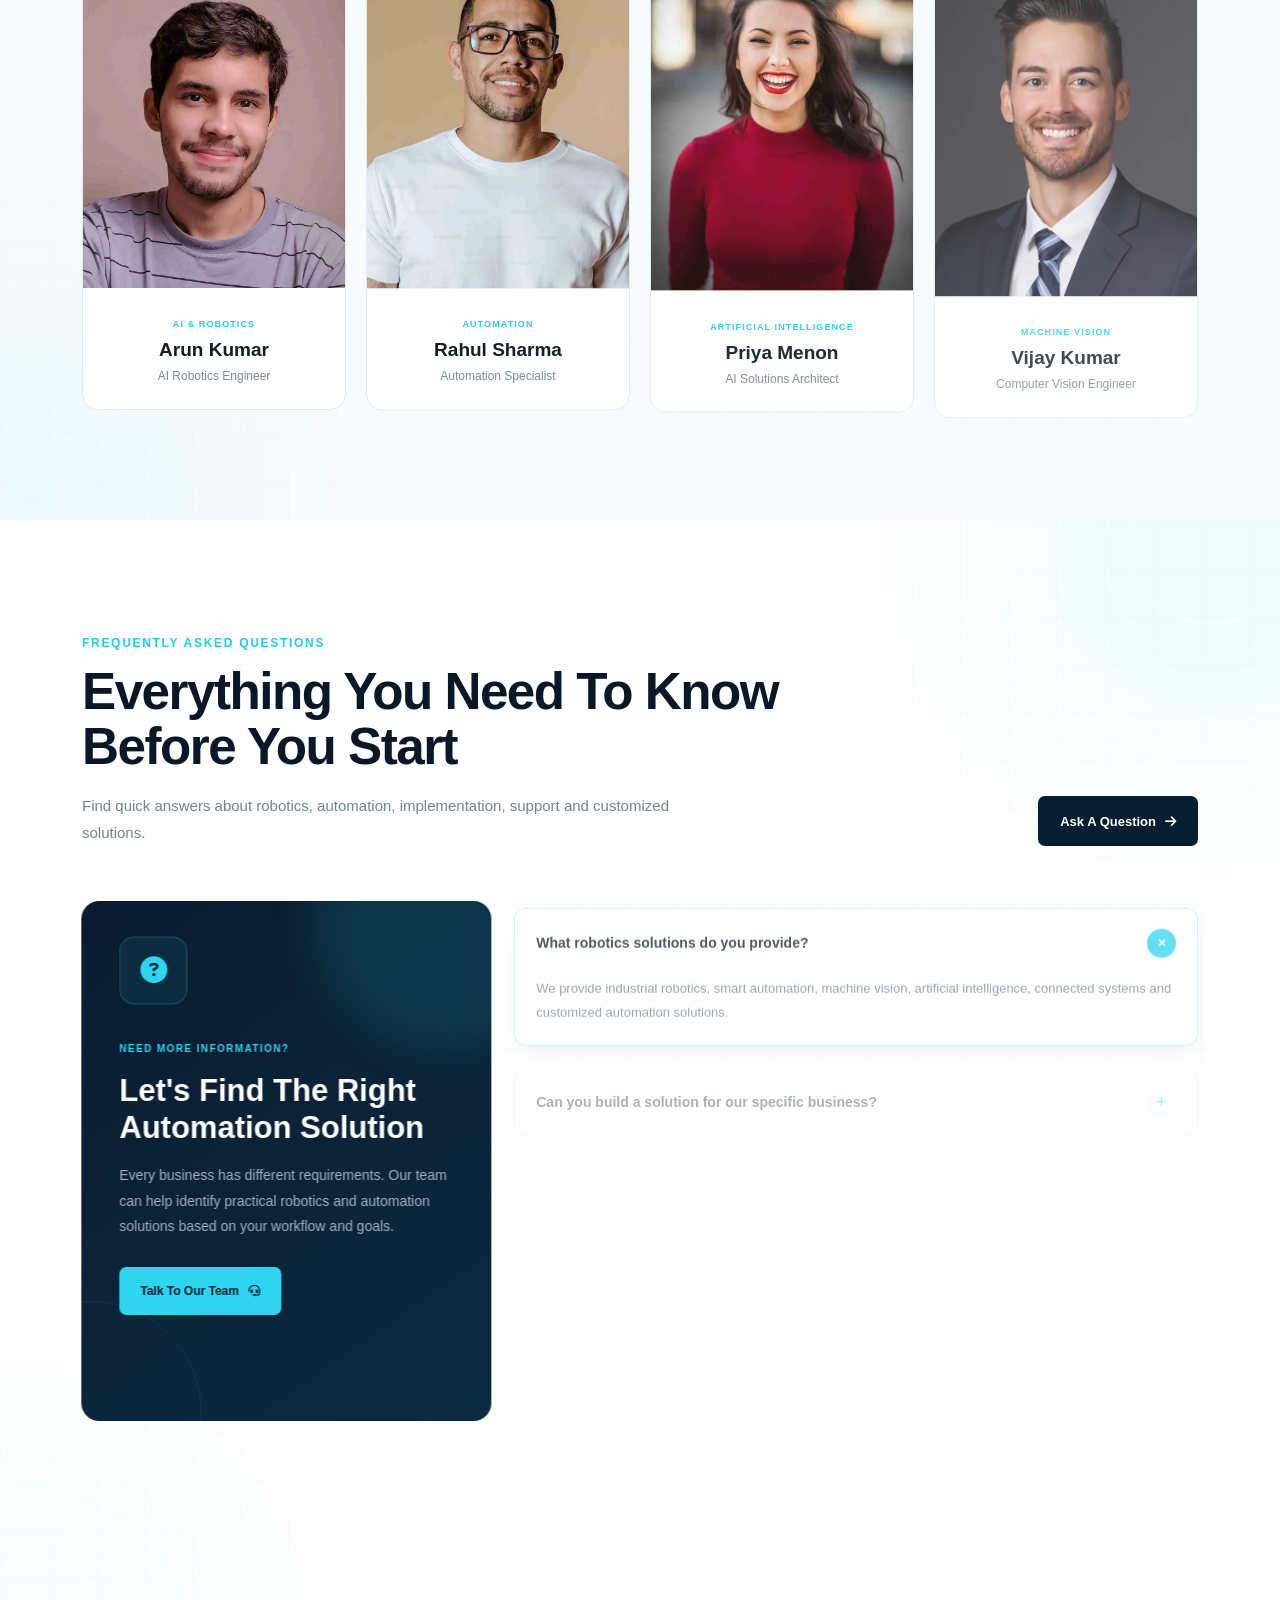
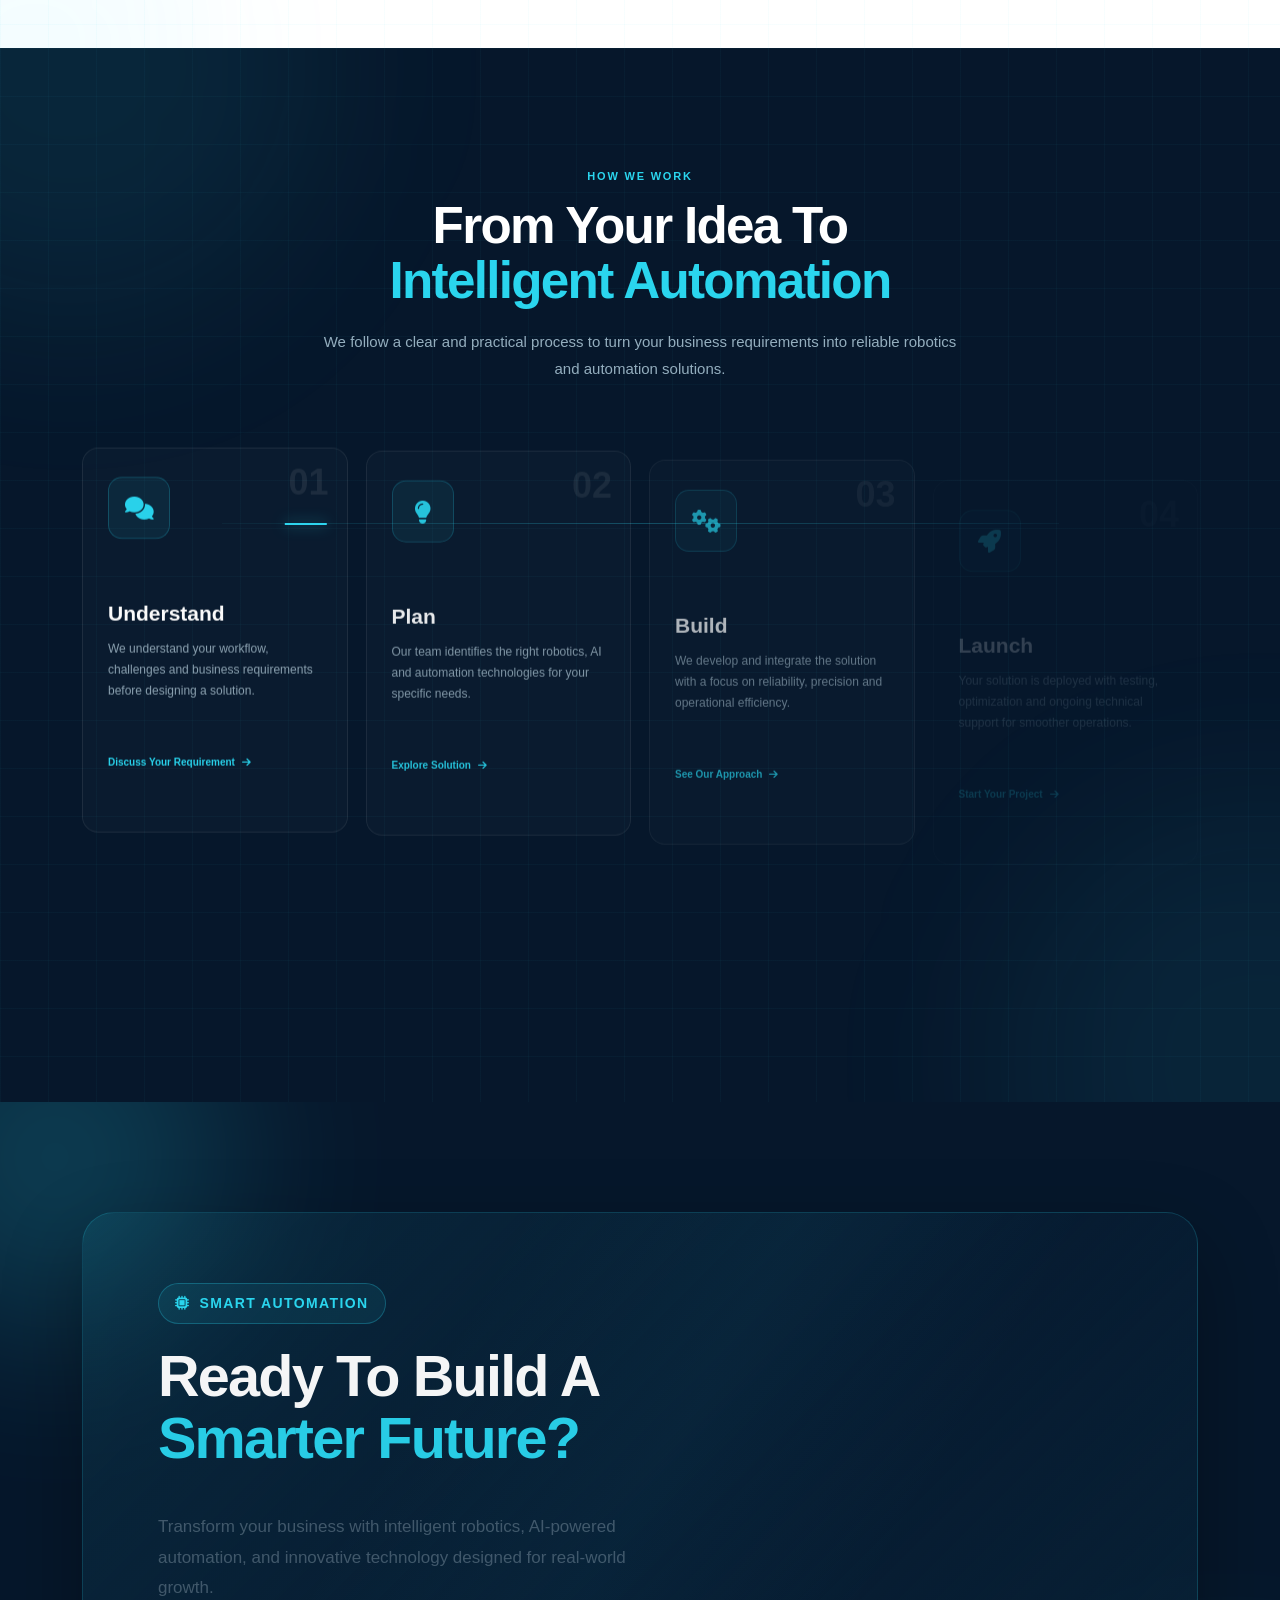
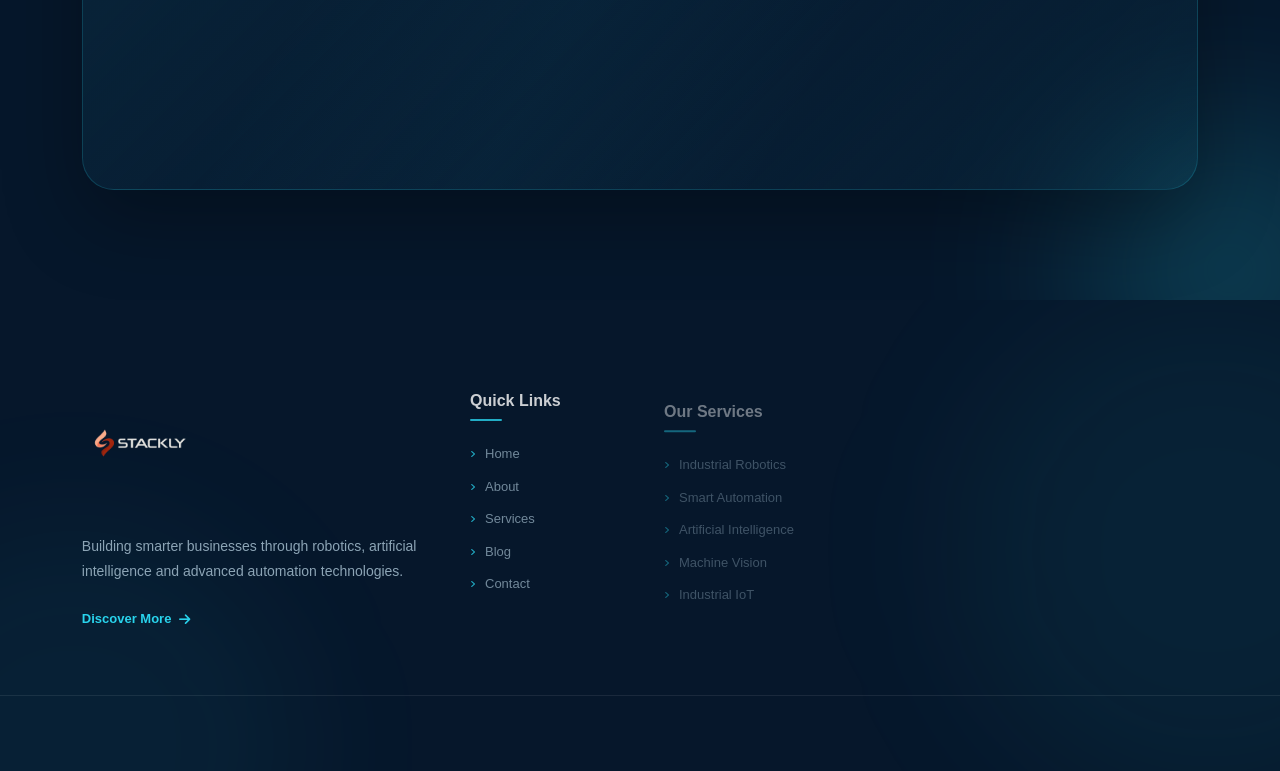
<file: about.html>
<!DOCTYPE html>
<html lang="en">
<head>
    <meta charset="UTF-8">
    <meta name="viewport" content="width=device-width, initial-scale=1.0">
    <title>Document</title>

       <link href="https://cdn.jsdelivr.net/npm/bootstrap@5.3.3/dist/css/bootstrap.min.css" rel="stylesheet">

    <link rel="stylesheet" href="https://cdnjs.cloudflare.com/ajax/libs/font-awesome/6.7.2/css/all.min.css">

    <link rel="stylesheet" href="about.css">
<body>
    





<nav class="navbar navbar-expand-lg custom-navbar">
    <div class="container">

        <a href="index.html" class="navbar-brand brand-logo">
            <img src="Assets/blacklogo.webp" alt="Robotics Automation Logo">
        </a>

        <div class="desktop-nav">
            <a href="index.html" class="nav-link">Home</a>
            <a href="about.html" class="nav-link active">About</a>
            <a href="services.html" class="nav-link">Services</a>
            <a href="blog.html" class="nav-link">Blog</a>
            <a href="contact.html" class="nav-link">Contact</a>
        </div>

        <div class="desktop-actions">
            <a href="login.html" class="login-btn">Login</a>
            <a href="register.html" class="register-btn">Register</a>
        </div>

        <button class="hamburger-btn" id="hamburgerBtn" aria-label="Open menu">
            <i class="bi bi-list"></i>
        </button>

    </div>
</nav>

<div class="nav-overlay" id="navOverlay"></div>

<aside class="mobile-sidebar" id="mobileSidebar">

    <div class="sidebar-top">
        <a href="index.html" class="brand-logo">
            <img src="Assets/blacklogo.webp" alt="Robotics Automation Logo">
        </a>

        <button class="close-btn" id="closeBtn" aria-label="Close menu">
            <i class="bi bi-x-lg"></i>
        </button>
    </div>

    <div class="mobile-menu">

        <a href="index.html" class="mobile-link ">
            <i class="bi bi-house"></i>
            <span>Home</span>
        </a>

        <a href="about.html" class="mobile-link active">
            <i class="bi bi-info-circle"></i>
            <span>About</span>
        </a>

        <a href="services.html" class="mobile-link">
            <i class="bi bi-cpu"></i>
            <span>Services</span>
        </a>

        <a href="blog.html" class="mobile-link">
            <i class="bi bi-journal-text"></i>
            <span>Blog</span>
        </a>

        <a href="contact.html" class="mobile-link">
            <i class="bi bi-envelope"></i>
            <span>Contact</span>
        </a>

        <div class="mobile-divider"></div>

        <a href="login.html" class="mobile-link">
            <i class="bi bi-box-arrow-in-right"></i>
            <span>Login</span>
        </a>

        <a href="register.html" class="mobile-register">
            <i class="bi bi-person-plus"></i>
            <span>Register</span>
        </a>

    </div>

</aside>
<section class="about-page-hero">
    <div class="about-page-hero-grid"></div>

    <div class="about-page-hero-glow"></div>

    <div class="about-page-network">
        <span class="network-point point-a"></span>
        <span class="network-point point-b"></span>
        <span class="network-point point-c"></span>
        <span class="network-point point-d"></span>
        <span class="network-point point-e"></span>
        <span class="network-line line-a"></span>
        <span class="network-line line-b"></span>
        <span class="network-line line-c"></span>
        <span class="network-line line-d"></span>
    </div>

    <div class="about-page-diagonal"></div>

    <div class="container">
        <div class="about-page-hero-content">

            <div class="about-page-badge">
                <span></span>
                ROBOTICS & AUTOMATION
            </div>

            <h1>About Us</h1>

            <p>
                Discover how intelligent robotics, artificial intelligence
                and advanced automation are helping businesses build a
                smarter and more connected future.
            </p>

            <div class="about-page-breadcrumb">
                <a href="index.html">Home</a>
                <i class="fa-solid fa-angle-right"></i>
                <span>About</span>
            </div>

            <div class="about-page-mini-info">

                <div class="about-mini-item">
                    <div class="about-mini-icon">
                        <i class="fa-solid fa-robot"></i>
                    </div>
                    <div>
                        <strong>Smart Robotics</strong>
                        <span>Intelligent solutions</span>
                    </div>
                </div>

                <div class="about-mini-item">
                    <div class="about-mini-icon">
                        <i class="fa-solid fa-gears"></i>
                    </div>
                    <div>
                        <strong>Advanced Automation</strong>
                        <span>Efficient operations</span>
                    </div>
                </div>

                <div class="about-mini-item">
                    <div class="about-mini-icon">
                        <i class="fa-solid fa-brain"></i>
                    </div>
                    <div>
                        <strong>AI Innovation</strong>
                        <span>Future-ready technology</span>
                    </div>
                </div>

            </div>

        </div>
    </div>

    <div class="about-page-tech-orb">
        <div class="tech-orb-ring orb-ring-one"></div>
        <div class="tech-orb-ring orb-ring-two"></div>
        <div class="tech-orb-ring orb-ring-three"></div>

        <div class="tech-orb-core">
            <i class="fa-solid fa-microchip"></i>
        </div>

        <span class="orb-node orb-node-one">
            <i class="fa-solid fa-robot"></i>
        </span>

        <span class="orb-node orb-node-two">
            <i class="fa-solid fa-brain"></i>
        </span>

        <span class="orb-node orb-node-three">
            <i class="fa-solid fa-gears"></i>
        </span>
    </div>
</section>
<section class="robot-why-section" id="why-us">
    <div class="robot-why-bg"></div>

    <div class="container">
        <div class="robot-why-header">
            <div class="robot-why-heading">
                <span>WHY CHOOSE US</span>
                <h2>Technology That Makes Your Business Smarter</h2>
                <p>
                    We combine robotics, artificial intelligence and automation
                    to build reliable solutions for modern businesses.
                </p>
            </div>

            <a href="error.html" class="robot-why-btn">
                Learn More
                <i class="fa-solid fa-arrow-right"></i>
            </a>
        </div>

        <div class="robot-why-layout">

            <div class="robot-why-main-card">
                <div class="why-main-number">01</div>

                <div class="why-main-icon">
                    <i class="fa-solid fa-robot"></i>
                </div>

                <span>INTELLIGENT AUTOMATION</span>

                <h3>Smarter Systems For A Faster Future</h3>

                <p>
                    Our intelligent automation systems help businesses
                    reduce repetitive work, improve accuracy and create
                    efficient operations with next-generation technology.
                </p>

                <a href="error.html" class="why-main-link">
                    Explore Solutions
                    <i class="fa-solid fa-arrow-right"></i>
                </a>

                <div class="why-main-line"></div>

                <div class="why-main-stats">
                    <div>
                        <strong>98%</strong>
                        <span>Efficiency</span>
                    </div>

                    <div>
                        <strong>250+</strong>
                        <span>Projects</span>
                    </div>

                    <div>
                        <strong>40+</strong>
                        <span>Industries</span>
                    </div>
                </div>
            </div>

            <div class="robot-why-cards">

                <div class="robot-why-card">
                    <div class="why-card-icon">
                        <i class="fa-solid fa-brain"></i>
                    </div>

                    <div>
                        <span>01</span>
                        <h3>Artificial Intelligence</h3>
                        <p>
                            Intelligent solutions that help businesses
                            make faster and smarter decisions.
                        </p>
                        <a href="error.html">
                            Discover
                            <i class="fa-solid fa-arrow-right"></i>
                        </a>
                    </div>
                </div>

                <div class="robot-why-card">
                    <div class="why-card-icon">
                        <i class="fa-solid fa-gears"></i>
                    </div>

                    <div>
                        <span>02</span>
                        <h3>Process Automation</h3>
                        <p>
                            Simplify repetitive processes and improve
                            operational efficiency.
                        </p>
                        <a href="error.html">
                            Discover
                            <i class="fa-solid fa-arrow-right"></i>
                        </a>
                    </div>
                </div>

                <div class="robot-why-card">
                    <div class="why-card-icon">
                        <i class="fa-solid fa-eye"></i>
                    </div>

                    <div>
                        <span>03</span>
                        <h3>Machine Vision</h3>
                        <p>
                            Advanced vision technology for inspection,
                            detection and quality control.
                        </p>
                        <a href="error.html">
                            Discover
                            <i class="fa-solid fa-arrow-right"></i>
                        </a>
                    </div>
                </div>

                <div class="robot-why-card">
                    <div class="why-card-icon">
                        <i class="fa-solid fa-network-wired"></i>
                    </div>

                    <div>
                        <span>04</span>
                        <h3>Connected Technology</h3>
                        <p>
                            Smart connected systems for real-time
                            monitoring and intelligent operations.
                        </p>
                        <a href="error.html">
                            Discover
                            <i class="fa-solid fa-arrow-right"></i>
                        </a>
                    </div>
                </div>

            </div>
        </div>
    </div>
</section>
<section class="robot-blog-section" id="blog">
    <div class="robot-blog-bg"></div>

    <div class="container">

        <div class="robot-blog-header">
            <div class="robot-blog-heading">
                <span>LATEST INSIGHTS</span>
                <h2>Explore Ideas Shaping The Future Of Robotics</h2>
                <p>
                    Stay updated with robotics, artificial intelligence,
                    automation trends and the technologies transforming industries.
                </p>
            </div>

            <a href="error.html" class="robot-blog-main-btn">
                View All Articles
                <i class="fa-solid fa-arrow-right"></i>
            </a>
        </div>

        <div class="robot-blog-grid">

            <article class="robot-blog-card robot-blog-featured">

                <div class="robot-blog-image">
                    <img src="Assets/robo8.webp" alt="Robotics and Artificial Intelligence">

                    <div class="robot-blog-category">
                        ROBOTICS
                    </div>
                </div>

                <div class="robot-blog-content">

                    <div class="robot-blog-meta">
                        <span>
                            <i class="fa-regular fa-calendar"></i>
                            Sep 18, 2026
                        </span>

                        <span>
                            <i class="fa-regular fa-clock"></i>
                            5 Min Read
                        </span>
                    </div>

                    <h3>
                        How Intelligent Robotics Is Transforming Modern Businesses
                    </h3>

                    <p>
                        Discover how intelligent robotic systems are helping
                        businesses improve efficiency, precision and productivity.
                    </p>

                    <a href="error.html" class="robot-blog-link">
                        Read Article
                        <i class="fa-solid fa-arrow-right"></i>
                    </a>

                </div>
            </article>

            <article class="robot-blog-card">

                <div class="robot-blog-image">
                    <img src="Assets/robo12.webp" alt="Industrial Automation Technology">

                    <div class="robot-blog-category">
                        AUTOMATION
                    </div>
                </div>

                <div class="robot-blog-content">

                    <div class="robot-blog-meta">
                        <span>
                            <i class="fa-regular fa-calendar"></i>
                            Sep 12, 2026
                        </span>

                        <span>
                            <i class="fa-regular fa-clock"></i>
                            4 Min Read
                        </span>
                    </div>

                    <h3>
                        The Role Of Automation In Building Smarter Operations
                    </h3>

                    <p>
                        Learn how connected automation can simplify repetitive
                        processes and create more efficient workflows.
                    </p>

                    <a href="error.html" class="robot-blog-link">
                        Read Article
                        <i class="fa-solid fa-arrow-right"></i>
                    </a>

                </div>
            </article>

            <article class="robot-blog-card">

                <div class="robot-blog-image">
                    <img src="Assets/robo11.webp" alt="Artificial Intelligence Technology">

                    <div class="robot-blog-category">
                        ARTIFICIAL INTELLIGENCE
                    </div>
                </div>

                <div class="robot-blog-content">

                    <div class="robot-blog-meta">
                        <span>
                            <i class="fa-regular fa-calendar"></i>
                            Sep 05, 2026
                        </span>

                        <span>
                            <i class="fa-regular fa-clock"></i>
                            6 Min Read
                        </span>
                    </div>

                    <h3>
                        Artificial Intelligence And The Next Generation Of Industry
                    </h3>

                    <p>
                        Explore how AI is enabling intelligent decision-making
                        and new possibilities across modern industries.
                    </p>

                    <a href="error.html" class="robot-blog-link">
                        Read Article
                        <i class="fa-solid fa-arrow-right"></i>
                    </a>

                </div>
            </article>

        </div>

        <div class="robot-blog-bottom">

            <div class="robot-blog-bottom-icon">
                <i class="fa-solid fa-lightbulb"></i>
            </div>

            <div class="robot-blog-bottom-text">
                <span>KEEP LEARNING</span>
                <h3>Stay Ahead With Intelligent Technology</h3>
            </div>

            <a href="error.html" class="robot-blog-bottom-btn">
                Explore More
                <i class="fa-solid fa-arrow-right"></i>
            </a>

        </div>

    </div>
</section>
<section class="robot-team-section" id="team">
    <div class="robot-team-bg"></div>

    <div class="container">

        <div class="robot-team-header">
            <div class="robot-team-heading">
                <span>MEET OUR TEAM</span>
                <h2>The People Behind Our Technology</h2>
                <p>
                    Meet the passionate minds working together to create
                    intelligent robotics, automation and AI solutions.
                </p>
            </div>

            <a href="error.html" class="robot-team-btn">
                Meet Our Team
                <i class="fa-solid fa-arrow-right"></i>
            </a>
        </div>

        <div class="robot-team-grid">

            <div class="robot-team-card">
                <div class="robot-team-image">
                    <img src="Assets/IT16.webp" alt="Team Member">

                    <div class="robot-team-social">
                        <a href="error.html" aria-label="LinkedIn">
                            <i class="fa-brands fa-linkedin-in"></i>
                        </a>

                        <a href="error.html" aria-label="GitHub">
                            <i class="fa-brands fa-github"></i>
                        </a>

                        <a href="error.html" aria-label="Website">
                            <i class="fa-solid fa-globe"></i>
                        </a>
                    </div>
                </div>

                <div class="robot-team-content">
                    <span>AI & ROBOTICS</span>
                    <h3>Arun Kumar</h3>
                    <p>AI Robotics Engineer</p>
                </div>
            </div>

            <div class="robot-team-card">
                <div class="robot-team-image">
                    <img src="Assets/IT20.webp" alt="Team Member">

                    <div class="robot-team-social">
                        <a href="error.html" aria-label="LinkedIn">
                            <i class="fa-brands fa-linkedin-in"></i>
                        </a>

                        <a href="error.html" aria-label="GitHub">
                            <i class="fa-brands fa-github"></i>
                        </a>

                        <a href="error.html" aria-label="Website">
                            <i class="fa-solid fa-globe"></i>
                        </a>
                    </div>
                </div>

                <div class="robot-team-content">
                    <span>AUTOMATION</span>
                    <h3>Rahul Sharma</h3>
                    <p>Automation Specialist</p>
                </div>
            </div>

            <div class="robot-team-card">
                <div class="robot-team-image">
                    <img src="Assets/IT21.webp" alt="Team Member">

                    <div class="robot-team-social">
                        <a href="error.html" aria-label="LinkedIn">
                            <i class="fa-brands fa-linkedin-in"></i>
                        </a>

                        <a href="error.html" aria-label="GitHub">
                            <i class="fa-brands fa-github"></i>
                        </a>

                        <a href="error.html" aria-label="Website">
                            <i class="fa-solid fa-globe"></i>
                        </a>
                    </div>
                </div>

                <div class="robot-team-content">
                    <span>ARTIFICIAL INTELLIGENCE</span>
                    <h3>Priya Menon</h3>
                    <p>AI Solutions Architect</p>
                </div>
            </div>

            <div class="robot-team-card">
                <div class="robot-team-image">
                    <img src="Assets/student3.webp" alt="Team Member">

                    <div class="robot-team-social">
                        <a href="error.html" aria-label="LinkedIn">
                            <i class="fa-brands fa-linkedin-in"></i>
                        </a>

                        <a href="error.html" aria-label="GitHub">
                            <i class="fa-brands fa-github"></i>
                        </a>

                        <a href="error.html" aria-label="Website">
                            <i class="fa-solid fa-globe"></i>
                        </a>
                    </div>
                </div>

                <div class="robot-team-content">
                    <span>MACHINE VISION</span>
                    <h3>Vijay Kumar</h3>
                    <p>Computer Vision Engineer</p>
                </div>
            </div>

        </div>

    </div>
</section>
<section class="robot-faq-section" id="faq">
    <div class="robot-faq-bg"></div>

    <div class="container">

        <div class="robot-faq-header">
            <div class="robot-faq-heading">
                <span>FREQUENTLY ASKED QUESTIONS</span>
                <h2>Everything You Need To Know Before You Start</h2>
                <p>
                    Find quick answers about robotics, automation,
                    implementation, support and customized solutions.
                </p>
            </div>

            <a href="error.html" class="robot-faq-btn">
                Ask A Question
                <i class="fa-solid fa-arrow-right"></i>
            </a>
        </div>

        <div class="robot-faq-layout">

            <div class="robot-faq-intro">

                <div class="robot-faq-intro-icon">
                    <i class="fa-solid fa-circle-question"></i>
                </div>

                <span>NEED MORE INFORMATION?</span>

                <h3>
                    Let's Find The Right
                    Automation Solution
                </h3>

                <p>
                    Every business has different requirements. Our team can
                    help identify practical robotics and automation solutions
                    based on your workflow and goals.
                </p>

                <a href="error.html" class="robot-faq-contact">
                    Talk To Our Team
                    <i class="fa-solid fa-headset"></i>
                </a>

               

            </div>

            <div class="robot-faq-list">

                <div class="robot-faq-item active">

                    <button class="robot-faq-question" type="button">
                        <span>What robotics solutions do you provide?</span>

                        <i class="fa-solid fa-plus"></i>
                    </button>

                    <div class="robot-faq-answer">
                        <p>
                            We provide industrial robotics, smart automation,
                            machine vision, artificial intelligence, connected
                            systems and customized automation solutions.
                        </p>
                    </div>

                </div>

                <div class="robot-faq-item">

                    <button class="robot-faq-question" type="button">
                        <span>Can you build a solution for our specific business?</span>

                        <i class="fa-solid fa-plus"></i>
                    </button>

                    <div class="robot-faq-answer">
                        <p>
                            Yes. Solutions can be designed around your existing
                            workflow, equipment, production requirements and
                            operational objectives.
                        </p>
                    </div>

                </div>

                <div class="robot-faq-item">

                    <button class="robot-faq-question" type="button">
                        <span>How long does implementation usually take?</span>

                        <i class="fa-solid fa-plus"></i>
                    </button>

                    <div class="robot-faq-answer">
                        <p>
                            Implementation time depends on the project scope,
                            integration requirements and level of customization.
                            A project plan can be prepared after understanding
                            your requirements.
                        </p>
                    </div>

                </div>

                <div class="robot-faq-item">

                    <button class="robot-faq-question" type="button">
                        <span>Do you provide support after deployment?</span>

                        <i class="fa-solid fa-plus"></i>
                    </button>

                    <div class="robot-faq-answer">
                        <p>
                            Support can include system monitoring, maintenance,
                            troubleshooting, optimization and ongoing technical
                            assistance after deployment.
                        </p>
                    </div>

                </div>

                <div class="robot-faq-item">

                    <button class="robot-faq-question" type="button">
                        <span>Can robotics integrate with existing systems?</span>

                        <i class="fa-solid fa-plus"></i>
                    </button>

                    <div class="robot-faq-answer">
                        <p>
                            Integration can be planned for existing production,
                            software, sensors, machines and connected industrial
                            systems depending on technical compatibility.
                        </p>
                    </div>

                </div>

            </div>

        </div>

        <div class="robot-faq-bottom">

            <div class="robot-faq-bottom-item">
                <div class="robot-faq-bottom-icon">
                    <i class="fa-solid fa-robot"></i>
                </div>
                <div>
                    <strong>Robotics Solutions</strong>
                    <span>Designed around your workflow</span>
                </div>
            </div>

            <div class="robot-faq-bottom-item">
                <div class="robot-faq-bottom-icon">
                    <i class="fa-solid fa-gears"></i>
                </div>
                <div>
                    <strong>Easy Integration</strong>
                    <span>Built for connected operations</span>
                </div>
            </div>

            <div class="robot-faq-bottom-item">
                <div class="robot-faq-bottom-icon">
                    <i class="fa-solid fa-headset"></i>
                </div>
                <div>
                    <strong>Technical Support</strong>
                    <span>Help when you need it</span>
                </div>
            </div>

            <a href="error.html" class="robot-faq-bottom-btn">
                Get Started
                <i class="fa-solid fa-arrow-right"></i>
            </a>

        </div>

    </div>
</section>

<section class="robot-process-section" id="process">
    <div class="robot-process-bg"></div>

    <div class="container">
        <div class="robot-process-header">
            <span>HOW WE WORK</span>

            <h2>
                From Your Idea To
                <strong>Intelligent Automation</strong>
            </h2>

            <p>
                We follow a clear and practical process to turn your business
                requirements into reliable robotics and automation solutions.
            </p>
        </div>

        <div class="robot-process-flow">

            <div class="robot-process-line">
                <span></span>
            </div>

            <div class="robot-process-step">
                <div class="robot-process-number">01</div>

                <div class="robot-process-icon">
                    <i class="fa-solid fa-comments"></i>
                </div>

                <h3>Understand</h3>

                <p>
                    We understand your workflow, challenges and business
                    requirements before designing a solution.
                </p>

                <a href="error.html">
                    Discuss Your Requirement
                    <i class="fa-solid fa-arrow-right"></i>
                </a>
            </div>

            <div class="robot-process-step">
                <div class="robot-process-number">02</div>

                <div class="robot-process-icon">
                    <i class="fa-solid fa-lightbulb"></i>
                </div>

                <h3>Plan</h3>

                <p>
                    Our team identifies the right robotics, AI and automation
                    technologies for your specific needs.
                </p>

                <a href="error.html">
                    Explore Solution
                    <i class="fa-solid fa-arrow-right"></i>
                </a>
            </div>

            <div class="robot-process-step">
                <div class="robot-process-number">03</div>

                <div class="robot-process-icon">
                    <i class="fa-solid fa-gears"></i>
                </div>

                <h3>Build</h3>

                <p>
                    We develop and integrate the solution with a focus on
                    reliability, precision and operational efficiency.
                </p>

                <a href="error.html">
                    See Our Approach
                    <i class="fa-solid fa-arrow-right"></i>
                </a>
            </div>

            <div class="robot-process-step">
                <div class="robot-process-number">04</div>

                <div class="robot-process-icon">
                    <i class="fa-solid fa-rocket"></i>
                </div>

                <h3>Launch</h3>

                <p>
                    Your solution is deployed with testing, optimization and
                    ongoing technical support for smoother operations.
                </p>

                <a href="error.html">
                    Start Your Project
                    <i class="fa-solid fa-arrow-right"></i>
                </a>
            </div>

        </div>

        <div class="robot-process-highlight">

            <div class="robot-process-highlight-icon">
                <i class="fa-solid fa-wand-magic-sparkles"></i>
            </div>

            <div class="robot-process-highlight-content">
                <span>READY TO AUTOMATE?</span>
                <h3>Let's Turn Your Business Challenge Into A Smart Solution</h3>
                <p>
                    Share your requirement and discover where robotics and
                    automation can make a practical difference.
                </p>
            </div>

            <a href="error.html" class="robot-process-highlight-btn">
                Talk To Us
                <i class="fa-solid fa-arrow-right"></i>
            </a>

        </div>
    </div>
</section>
<section class="robot-cta-section" id="cta">
  <div class="robot-cta-glow robot-cta-glow-one"></div>
  <div class="robot-cta-glow robot-cta-glow-two"></div>

  <div class="container">
    <div class="robot-cta-box">
      <div class="robot-cta-content">
        <span class="robot-cta-badge">
          <i class="fa-solid fa-microchip"></i>
          SMART AUTOMATION
        </span>

        <h2>
          Ready To Build A
          <strong>Smarter Future?</strong>
        </h2>

        <p>
          Transform your business with intelligent robotics, AI-powered
          automation, and innovative technology designed for real-world growth.
        </p>

        <div class="robot-cta-actions">
          <a href="error.html" class="robot-cta-btn robot-cta-primary">
            Get Started
            <i class="fa-solid fa-arrow-right"></i>
          </a>

          <a href="error.html" class="robot-cta-btn robot-cta-secondary">
            Talk To Our Team
            <i class="fa-solid fa-headset"></i>
          </a>
        </div>

        <div class="robot-cta-trust">
          <div class="robot-cta-trust-item">
            <i class="fa-solid fa-circle-check"></i>
            <span>Custom Solutions</span>
          </div>

          <div class="robot-cta-trust-item">
            <i class="fa-solid fa-circle-check"></i>
            <span>AI Powered</span>
          </div>

          <div class="robot-cta-trust-item">
            <i class="fa-solid fa-circle-check"></i>
            <span>Business Focused</span>
          </div>
        </div>
      </div>

      <div class="robot-cta-visual">
        <div class="robot-cta-orbit orbit-one"></div>
        <div class="robot-cta-orbit orbit-two"></div>
        <div class="robot-cta-orbit orbit-three"></div>

        <div class="robot-cta-core">
          <i class="fa-solid fa-robot"></i>
        </div>

        <div class="robot-cta-node node-one">
          <i class="fa-solid fa-brain"></i>
        </div>

        <div class="robot-cta-node node-two">
          <i class="fa-solid fa-gears"></i>
        </div>

        <div class="robot-cta-node node-three">
          <i class="fa-solid fa-chart-line"></i>
        </div>

        <div class="robot-cta-node node-four">
          <i class="fa-solid fa-network-wired"></i>
        </div>

        <div class="robot-cta-pulse"></div>
      </div>
    </div>
  </div>
</section>


<footer class="robot-footer">
    <div class="robot-footer-top">
        <div class="container">

            <div class="row g-5">

                <div class="col-lg-4 col-md-6">
                    <div class="robot-footer-brand">

                        <a href="index.html" class="robot-footer-logo">
                            <img src="Assets/blacklogo.webp" alt="Robotics Automation Logo">
                          
                        </a>

                        <p>
                            Building smarter businesses through robotics,
                            artificial intelligence and advanced automation
                            technologies.
                        </p>

                        <a href="error.html" class="robot-footer-read">
                            Discover More
                            <i class="fa-solid fa-arrow-right"></i>
                        </a>

                    </div>
                </div>

                <div class="col-lg-2 col-md-6">
                    <div class="robot-footer-column">

                        <h3>Quick Links</h3>

                        <a href="index.html">
                            <i class="fa-solid fa-angle-right"></i>
                            Home
                        </a>

                        <a href="about.html">
                            <i class="fa-solid fa-angle-right"></i>
                            About
                        </a>

                        <a href="services.html">
                            <i class="fa-solid fa-angle-right"></i>
                            Services
                        </a>

                        <a href="blog.html">
                            <i class="fa-solid fa-angle-right"></i>
                            Blog
                        </a>

                        <a href="contact.html">
                            <i class="fa-solid fa-angle-right"></i>
                            Contact
                        </a>

                    </div>
                </div>

                <div class="col-lg-3 col-md-6">
                    <div class="robot-footer-column">

                        <h3>Our Services</h3>

                        <a href="error.html">
                            <i class="fa-solid fa-angle-right"></i>
                            Industrial Robotics
                        </a>

                        <a href="error.html">
                            <i class="fa-solid fa-angle-right"></i>
                            Smart Automation
                        </a>

                        <a href="error.html">
                            <i class="fa-solid fa-angle-right"></i>
                            Artificial Intelligence
                        </a>

                        <a href="error.html">
                            <i class="fa-solid fa-angle-right"></i>
                            Machine Vision
                        </a>

                        <a href="error.html">
                            <i class="fa-solid fa-angle-right"></i>
                            Industrial IoT
                        </a>

                    </div>
                </div>

                <div class="col-lg-3 col-md-6">
                    <div class="robot-footer-column">

                        <h3>Contact Us</h3>

                        <a href="error.html" class="robot-footer-contact">
                            <i class="fa-solid fa-envelope"></i>
                            <span>hello@stackly.com</span>
                        </a>

                        <a href="error.html" class="robot-footer-contact">
                            <i class="fa-solid fa-phone"></i>
                            <span>+91 98765 43210</span>
                        </a>

                        <a href="error.html" class="robot-footer-contact">
                            <i class="fa-solid fa-location-dot"></i>
                            <span>Chennai, Tamil Nadu, India</span>
                        </a>

                        <a href="error.html" class="robot-footer-contact">
                            <i class="fa-solid fa-clock"></i>
                            <span>Mon - Fri : 09:00 - 18:00</span>
                        </a>

                        <div class="robot-footer-socials">

                            <a href="error.html" aria-label="LinkedIn">
                                <i class="fa-brands fa-linkedin-in"></i>
                            </a>

                            <a href="error.html" aria-label="Facebook">
                                <i class="fa-brands fa-facebook-f"></i>
                            </a>

                            <a href="error.html" aria-label="Instagram">
                                <i class="fa-brands fa-instagram"></i>
                            </a>

                            <a href="error.html" aria-label="X">
                                <i class="fa-brands fa-x-twitter"></i>
                            </a>

                        </div>

                    </div>
                </div>

            </div>

        </div>
    </div>

    <div class="robot-footer-bottom">
        <div class="container">

            <div class="robot-footer-bottom-inner">

                <p>
                    &copy; 2026 RoboTech. All Rights Reserved.
                </p>

                <div class="robot-footer-legal">

                    <a href="error.html">
                        Privacy Policy
                    </a>

                    <a href="error.html">
                        Terms & Conditions
                    </a>

                    <a href="error.html">
                        Cookie Policy
                    </a>

                </div>

            </div>

        </div>
    </div>
</footer>



<script src="https://cdn.jsdelivr.net/npm/gsap@3.13.0/dist/gsap.min.js"></script>

<script src="nav.js"></script>
<script src="about.js"></script>
</body>
</head>
</file>
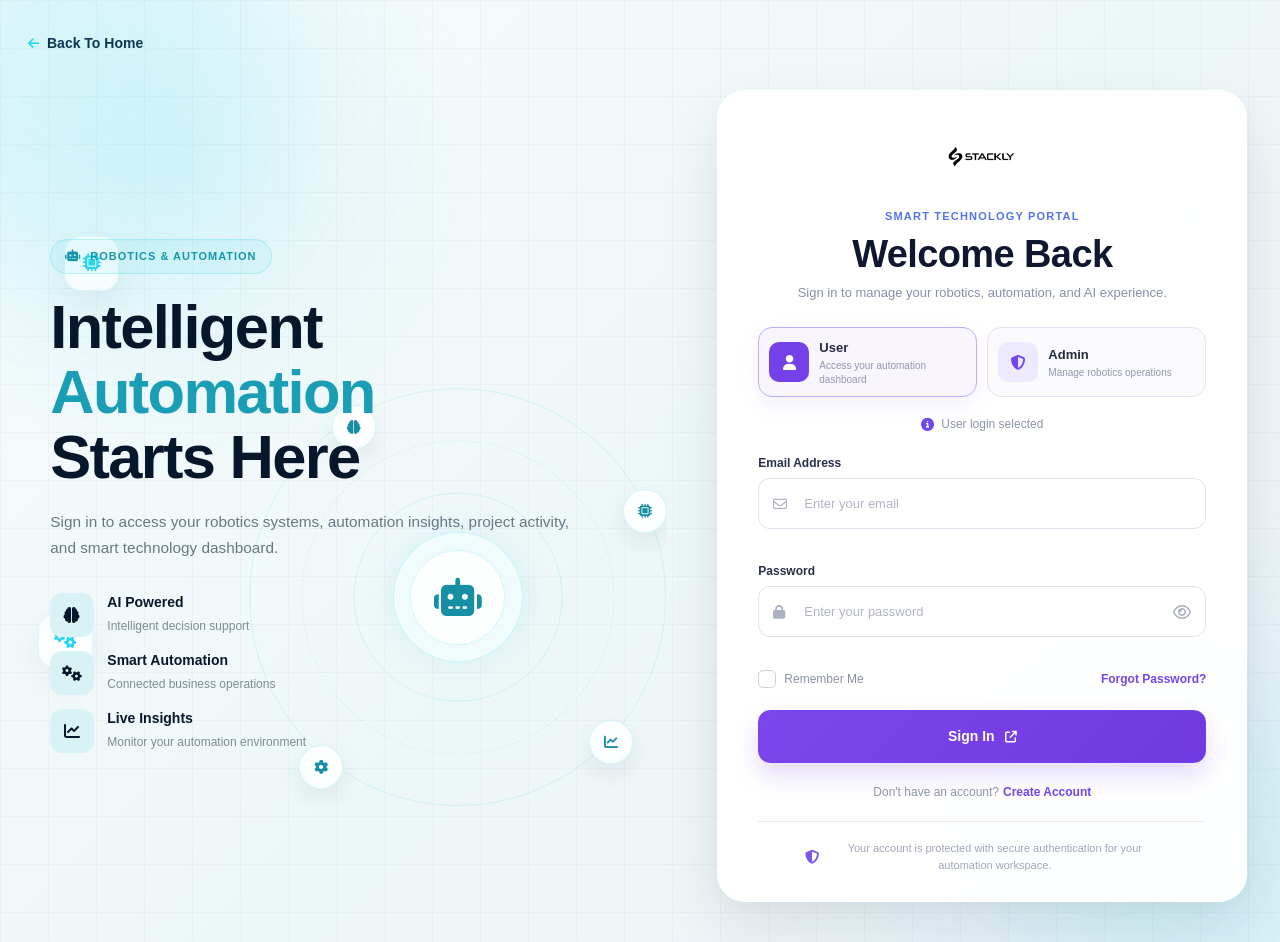
<file: admin-setting.html>
<!DOCTYPE html>
<html lang="en">
<head>
    <meta charset="UTF-8">
    <meta name="viewport" content="width=device-width, initial-scale=1.0">

    <title>Stackly | Admin Settings</title>

    <link
        rel="stylesheet"
        href="https://cdn.jsdelivr.net/npm/bootstrap@5.3.3/dist/css/bootstrap.min.css"
    >

    <link
        rel="stylesheet"
        href="https://cdn.jsdelivr.net/npm/bootstrap-icons@1.11.3/font/bootstrap-icons.min.css"
    >

    <link
        rel="stylesheet"
        href="https://fonts.googleapis.com/css2?family=Barlow+Condensed:wght@600;700;800&family=Inter:wght@400;500;600;700;800&display=swap"
    >

    <link
        rel="stylesheet"
        href="admin-setting.css"
    >
</head>

<body>

    <div class="dashboard-app">

        <aside
            class="dashboard-sidebar"
            id="dashboardSidebar"
        >

            <div class="sidebar-logo">
                <a href="admin-dashboard.html">
                    <img
                        src="Assets/blacklogo.webp"
                        alt="Stackly"
                    >
                </a>
            </div>

            <div class="sidebar-user">

                <div class="sidebar-avatar">
                    <i class="bi bi-person-fill"></i>
                </div>

                <div class="sidebar-user-text">

                    <strong id="sidebarUserName">
                        Admin
                    </strong>

                    <span id="sidebarUserRole">
                        Administrator
                    </span>

                </div>

            </div>

            <div class="sidebar-menu">

                <span class="sidebar-heading">
                    MAIN MENU
                </span>

                <a
                    href="admin-dashboard.html"
                    class="sidebar-link"
                >
                    <i class="bi bi-grid-1x2-fill"></i>
                    <span>Dashboard</span>
                </a>

            </div>

            <div class="sidebar-menu">

                <span class="sidebar-heading">
                    MANAGEMENT
                </span>

                <a
                    href="admin-alert.html"
                    class="sidebar-link"
                >
                    <i class="bi bi-bell-fill"></i>
                    <span>Alerts</span>
                </a>

            </div>

            <div class="sidebar-menu">

                <span class="sidebar-heading">
                    ACCOUNT
                </span>

                <a
                    href="admin-setting.html"
                    class="sidebar-link active"
                >
                    <i class="bi bi-gear-fill"></i>
                    <span>Settings</span>
                </a>

            </div>

            <div class="sidebar-bottom">

                <a
                    href="login.html"
                    class="sidebar-link logout-link"
                    id="logoutButton"
                >
                    <i class="bi bi-box-arrow-right"></i>
                    <span>Logout</span>
                </a>

            </div>

        </aside>

        <div
            class="sidebar-overlay"
            id="sidebarOverlay"
        ></div>

        <main class="dashboard-main">

            <header class="dashboard-header">

                <div class="header-left">

                    <button
                        type="button"
                        class="mobile-menu-button"
                        id="mobileMenuButton"
                        aria-label="Open navigation"
                        aria-expanded="false"
                    >
                        <i class="bi bi-list"></i>
                    </button>

                    <a
                        href="admin-dashboard.html"
                        class="mobile-brand"
                    >
                        <img
                            src="Assets/blacklogo.webp"
                            alt="Stackly"
                        >
                    </a>

                    <div class="desktop-page-heading">

                        <span>
                            ACCOUNT
                        </span>

                        <h1>
                            Admin Settings
                        </h1>

                    </div>

                </div>

                <div class="header-right">

                    <a
                        href="error.html"
                        class="header-icon-button"
                        aria-label="Search"
                    >
                        <i class="bi bi-search"></i>
                    </a>

                    <a
                        href="admin-alert.html"
                        class="header-icon-button notification-button"
                        aria-label="Notifications"
                    >
                        <i class="bi bi-bell"></i>
                        <span></span>
                    </a>

                    <a
                        href="admin-setting.html"
                        class="header-user"
                    >

                        <div class="header-user-avatar">
                            <i class="bi bi-person-fill"></i>
                        </div>

                        <div class="header-user-copy">

                            <strong id="headerUserName">
                                Admin
                            </strong>

                            <small id="headerUserRole">
                                Administrator
                            </small>

                        </div>

                    </a>

                </div>

            </header>

            <div class="dashboard-content">

                <section class="settings-hero">

                    <div class="settings-hero-copy">

                        <span class="settings-eyebrow">
                            <i class="bi bi-sliders2"></i>
                            SYSTEM CONFIGURATION
                        </span>

                        <h2>
                            Manage Your
                            <strong>Platform Settings</strong>
                        </h2>

                        <p>
                            Configure administrator preferences, security,
                            notifications, system behavior and platform controls
                            from one centralized workspace.
                        </p>

                    </div>

                    <div class="settings-hero-icon">
                        <i class="bi bi-gear-wide-connected"></i>
                    </div>

                </section>

                <section class="settings-layout">

                    <div class="settings-navigation">

                        <div class="settings-nav-card">

                            <span class="settings-nav-title">
                                SETTINGS
                            </span>

                            <button
                                type="button"
                                class="settings-nav-link active"
                                data-section="general"
                            >
                                <i class="bi bi-grid-fill"></i>
                                <span>General</span>
                            </button>

                            <button
                                type="button"
                                class="settings-nav-link"
                                data-section="security"
                            >
                                <i class="bi bi-shield-lock-fill"></i>
                                <span>Security</span>
                            </button>

                            <button
                                type="button"
                                class="settings-nav-link"
                                data-section="notifications"
                            >
                                <i class="bi bi-bell-fill"></i>
                                <span>Notifications</span>
                            </button>

                            <button
                                type="button"
                                class="settings-nav-link"
                                data-section="system"
                            >
                                <i class="bi bi-cpu-fill"></i>
                                <span>System</span>
                            </button>

                            <button
                                type="button"
                                class="settings-nav-link"
                                data-section="access"
                            >
                                <i class="bi bi-person-lock"></i>
                                <span>Access Control</span>
                            </button>

                        </div>

                    </div>

                    <div class="settings-panels">

                        <section
                            class="settings-panel active"
                            id="general"
                        >

                            <div class="settings-card">

                                <div class="settings-card-heading">

                                    <div>

                                        <span>
                                            GENERAL
                                        </span>

                                        <h3>
                                            General Configuration
                                        </h3>

                                    </div>

                                    <div class="settings-icon">
                                        <i class="bi bi-grid-fill"></i>
                                    </div>

                                </div>

                                <div class="form-grid">

                                    <div class="setting-field">

                                        <label for="platformName">
                                            Platform Name
                                        </label>

                                        <input
                                            type="text"
                                            id="platformName"
                                            value="Stackly"
                                        >

                                    </div>

                                    <div class="setting-field">

                                        <label for="workspaceName">
                                            Workspace Name
                                        </label>

                                        <input
                                            type="text"
                                            id="workspaceName"
                                            value="Stackly Automation Center"
                                        >

                                    </div>

                                    <div class="setting-field">

                                        <label for="adminEmail">
                                            Administrator Email
                                        </label>

                                        <input
                                            type="email"
                                            id="adminEmail"
                                            value="admin@stackly.com"
                                        >

                                    </div>

                                    <div class="setting-field">

                                        <label for="timezone">
                                            Time Zone
                                        </label>

                                        <select id="timezone">

                                            <option>
                                                Asia/Kolkata
                                            </option>

                                            <option>
                                                UTC
                                            </option>

                                            <option>
                                                America/New_York
                                            </option>

                                            <option>
                                                Europe/London
                                            </option>

                                        </select>

                                    </div>

                                </div>

                                <div class="setting-description">

                                    <i class="bi bi-info-circle-fill"></i>

                                    <span>
                                        These configuration options control
                                        your main administration workspace.
                                    </span>

                                </div>

                                <div class="settings-save-row">

                                    <button
                                        type="button"
                                        class="save-button"
                                        data-save="General settings saved"
                                    >
                                        <i class="bi bi-check2"></i>
                                        Save Changes
                                    </button>

                                </div>

                                <div
                                    class="save-message"
                                    id="generalMessage"
                                ></div>

                            </div>

                        </section>

                        <section
                            class="settings-panel"
                            id="security"
                        >

                            <div class="settings-card">

                                <div class="settings-card-heading">

                                    <div>

                                        <span>
                                            SECURITY
                                        </span>

                                        <h3>
                                            Security Configuration
                                        </h3>

                                    </div>

                                    <div class="settings-icon security">
                                        <i class="bi bi-shield-lock-fill"></i>
                                    </div>

                                </div>

                                <div class="security-setting-list">

                                    <div class="security-setting">

                                        <div class="security-setting-icon">
                                            <i class="bi bi-key-fill"></i>
                                        </div>

                                        <div class="security-setting-copy">

                                            <strong>
                                                Password Protection
                                            </strong>

                                            <span>
                                                Require strong passwords for
                                                all administrator accounts.
                                            </span>

                                        </div>

                                        <label class="toggle">

                                            <input
                                                type="checkbox"
                                                id="strongPassword"
                                                checked
                                            >

                                            <span></span>

                                        </label>

                                    </div>

                                    <div class="security-setting">

                                        <div class="security-setting-icon">
                                            <i class="bi bi-shield-check"></i>
                                        </div>

                                        <div class="security-setting-copy">

                                            <strong>
                                                Two-Factor Authentication
                                            </strong>

                                            <span>
                                                Add an additional verification
                                                layer for administrator access.
                                            </span>

                                        </div>

                                        <label class="toggle">

                                            <input
                                                type="checkbox"
                                                id="twoFactor"
                                                checked
                                            >

                                            <span></span>

                                        </label>

                                    </div>

                                    <div class="security-setting">

                                        <div class="security-setting-icon">
                                            <i class="bi bi-clock-history"></i>
                                        </div>

                                        <div class="security-setting-copy">

                                            <strong>
                                                Session Timeout
                                            </strong>

                                            <span>
                                                Automatically end inactive
                                                administration sessions.
                                            </span>

                                        </div>

                                        <select
                                            class="small-select"
                                            id="sessionTimeout"
                                        >
                                            <option>
                                                15 Minutes
                                            </option>

                                            <option selected>
                                                30 Minutes
                                            </option>

                                            <option>
                                                60 Minutes
                                            </option>

                                            <option>
                                                120 Minutes
                                            </option>

                                        </select>

                                    </div>

                                </div>

                                <div class="settings-save-row">

                                    <button
                                        type="button"
                                        class="save-button"
                                        data-save="Security settings saved"
                                    >
                                        <i class="bi bi-check2"></i>
                                        Save Security
                                    </button>

                                </div>

                                <div
                                    class="save-message"
                                    id="securityMessage"
                                ></div>

                            </div>

                        </section>

                        <section
                            class="settings-panel"
                            id="notifications"
                        >

                            <div class="settings-card">

                                <div class="settings-card-heading">

                                    <div>

                                        <span>
                                            NOTIFICATIONS
                                        </span>

                                        <h3>
                                            Notification Preferences
                                        </h3>

                                    </div>

                                    <div class="settings-icon">
                                        <i class="bi bi-bell-fill"></i>
                                    </div>

                                </div>

                                <div class="notification-settings">

                                    <div class="notification-setting">

                                        <div>

                                            <strong>
                                                Critical Alerts
                                            </strong>

                                            <span>
                                                Receive immediate alerts for
                                                critical infrastructure events.
                                            </span>

                                        </div>

                                        <label class="toggle">

                                            <input
                                                type="checkbox"
                                                id="criticalAlerts"
                                                checked
                                            >

                                            <span></span>

                                        </label>

                                    </div>

                                    <div class="notification-setting">

                                        <div>

                                            <strong>
                                                Machine Vision Alerts
                                            </strong>

                                            <span>
                                                Receive camera and inspection
                                                system notifications.
                                            </span>

                                        </div>

                                        <label class="toggle">

                                            <input
                                                type="checkbox"
                                                id="visionAlerts"
                                                checked
                                            >

                                            <span></span>

                                        </label>

                                    </div>

                                    <div class="notification-setting">

                                        <div>

                                            <strong>
                                                System Updates
                                            </strong>

                                            <span>
                                                Receive information about system
                                                maintenance and updates.
                                            </span>

                                        </div>

                                        <label class="toggle">

                                            <input
                                                type="checkbox"
                                                id="systemUpdates"
                                            >

                                            <span></span>

                                        </label>

                                    </div>

                                    <div class="notification-setting">

                                        <div>

                                            <strong>
                                                Weekly Reports
                                            </strong>

                                            <span>
                                                Receive automated weekly
                                                performance summaries.
                                            </span>

                                        </div>

                                        <label class="toggle">

                                            <input
                                                type="checkbox"
                                                id="weeklyReports"
                                                checked
                                            >

                                            <span></span>

                                        </label>

                                    </div>

                                </div>

                                <div class="settings-save-row">

                                    <button
                                        type="button"
                                        class="save-button"
                                        data-save="Notification preferences saved"
                                    >
                                        <i class="bi bi-check2"></i>
                                        Save Preferences
                                    </button>

                                </div>

                                <div
                                    class="save-message"
                                    id="notificationsMessage"
                                ></div>

                            </div>

                        </section>

                        <section
                            class="settings-panel"
                            id="system"
                        >

                            <div class="settings-card">

                                <div class="settings-card-heading">

                                    <div>

                                        <span>
                                            SYSTEM
                                        </span>

                                        <h3>
                                            System Configuration
                                        </h3>

                                    </div>

                                    <div class="settings-icon">
                                        <i class="bi bi-cpu-fill"></i>
                                    </div>

                                </div>

                                <div class="system-status-grid">

                                    <div class="system-status-card">

                                        <div class="system-status-icon">
                                            <i class="bi bi-cpu-fill"></i>
                                        </div>

                                        <span>
                                            AI ENGINE
                                        </span>

                                        <strong>
                                            99.9%
                                        </strong>

                                        <small>
                                            Operational
                                        </small>

                                    </div>

                                    <div class="system-status-card">

                                        <div class="system-status-icon">
                                            <i class="bi bi-eye-fill"></i>
                                        </div>

                                        <span>
                                            VISION
                                        </span>

                                        <strong>
                                            98.7%
                                        </strong>

                                        <small>
                                            Operational
                                        </small>

                                    </div>

                                    <div class="system-status-card">

                                        <div class="system-status-icon">
                                            <i class="bi bi-database-fill"></i>
                                        </div>

                                        <span>
                                            DATA
                                        </span>

                                        <strong>
                                            99.8%
                                        </strong>

                                        <small>
                                            Operational
                                        </small>

                                    </div>

                                </div>

                                <div class="system-options">

                                    <div class="system-option">

                                        <div>

                                            <strong>
                                                Automatic Updates
                                            </strong>

                                            <span>
                                                Keep system components updated
                                                automatically.
                                            </span>

                                        </div>

                                        <label class="toggle">

                                            <input
                                                type="checkbox"
                                                id="autoUpdates"
                                                checked
                                            >

                                            <span></span>

                                        </label>

                                    </div>

                                    <div class="system-option">

                                        <div>

                                            <strong>
                                                Maintenance Mode
                                            </strong>

                                            <span>
                                                Temporarily restrict platform
                                                access during maintenance.
                                            </span>

                                        </div>

                                        <label class="toggle">

                                            <input
                                                type="checkbox"
                                                id="maintenanceMode"
                                            >

                                            <span></span>

                                        </label>

                                    </div>

                                </div>

                                <div class="settings-save-row">

                                    <button
                                        type="button"
                                        class="save-button"
                                        data-save="System settings saved"
                                    >
                                        <i class="bi bi-check2"></i>
                                        Save System Settings
                                    </button>

                                </div>

                                <div
                                    class="save-message"
                                    id="systemMessage"
                                ></div>

                            </div>

                        </section>

                        <section
                            class="settings-panel"
                            id="access"
                        >

                            <div class="settings-card">

                                <div class="settings-card-heading">

                                    <div>

                                        <span>
                                            ACCESS CONTROL
                                        </span>

                                        <h3>
                                            Administrator Access
                                        </h3>

                                    </div>

                                    <div class="settings-icon">
                                        <i class="bi bi-person-lock"></i>
                                    </div>

                                </div>

                                <div class="access-info">

                                    <div class="access-profile">

                                        <div class="access-avatar">
                                            <i class="bi bi-person-fill"></i>
                                        </div>

                                        <div>

                                            <strong id="accessUserName">
                                                Admin
                                            </strong>

                                            <span>
                                                Administrator
                                            </span>

                                        </div>

                                        <div class="access-status">
                                            <i class="bi bi-circle-fill"></i>
                                            Active
                                        </div>

                                    </div>

                                </div>

                                <div class="access-permissions">

                                    <div class="permission-row">

                                        <div>

                                            <strong>
                                                User Management
                                            </strong>

                                            <span>
                                                Create, modify and manage
                                                workspace users.
                                            </span>

                                        </div>

                                        <span class="permission-badge">
                                            Full Access
                                        </span>

                                    </div>

                                    <div class="permission-row">

                                        <div>

                                            <strong>
                                                System Monitoring
                                            </strong>

                                            <span>
                                                Monitor automation and
                                                machine vision systems.
                                            </span>

                                        </div>

                                        <span class="permission-badge">
                                            Full Access
                                        </span>

                                    </div>

                                    <div class="permission-row">

                                        <div>

                                            <strong>
                                                Alert Management
                                            </strong>

                                            <span>
                                                Review and manage operational
                                                system alerts.
                                            </span>

                                        </div>

                                        <span class="permission-badge">
                                            Full Access
                                        </span>

                                    </div>

                                </div>

                                <div class="access-note">

                                    <i class="bi bi-shield-check"></i>

                                    <span>
                                        Administrator permissions are controlled
                                        by the platform access policy.
                                    </span>

                                </div>

                            </div>

                        </section>

                    </div>

                </section>

                <section class="settings-insight">

                    <div class="settings-insight-icon">
                        <i class="bi bi-info-circle-fill"></i>
                    </div>

                    <div class="settings-insight-copy">

                        <span>
                            SYSTEM INFORMATION
                        </span>

                        <strong>
                            Platform configuration is synchronized with
                            the current administrator workspace.
                        </strong>

                        <p>
                            Changes to security and system settings may
                            affect administrator access and platform behavior.
                        </p>

                    </div>

                    <a
                        href="error.html"
                        class="settings-insight-link"
                    >
                        View system details
                        <i class="bi bi-arrow-right"></i>
                    </a>

                </section>

                <footer class="dashboard-footer">

                    <span>
                        © 2026 Stackly. All rights reserved.
                    </span>

                    <div>

                        <a href="error.html">
                            Privacy
                        </a>

                        <a href="error.html">
                            Terms
                        </a>

                        <a href="error.html">
                            Support
                        </a>

                    </div>

                </footer>

            </div>

        </main>

    </div>

    <script src="admin-setting.js"></script>

</body>
</html>
</file>
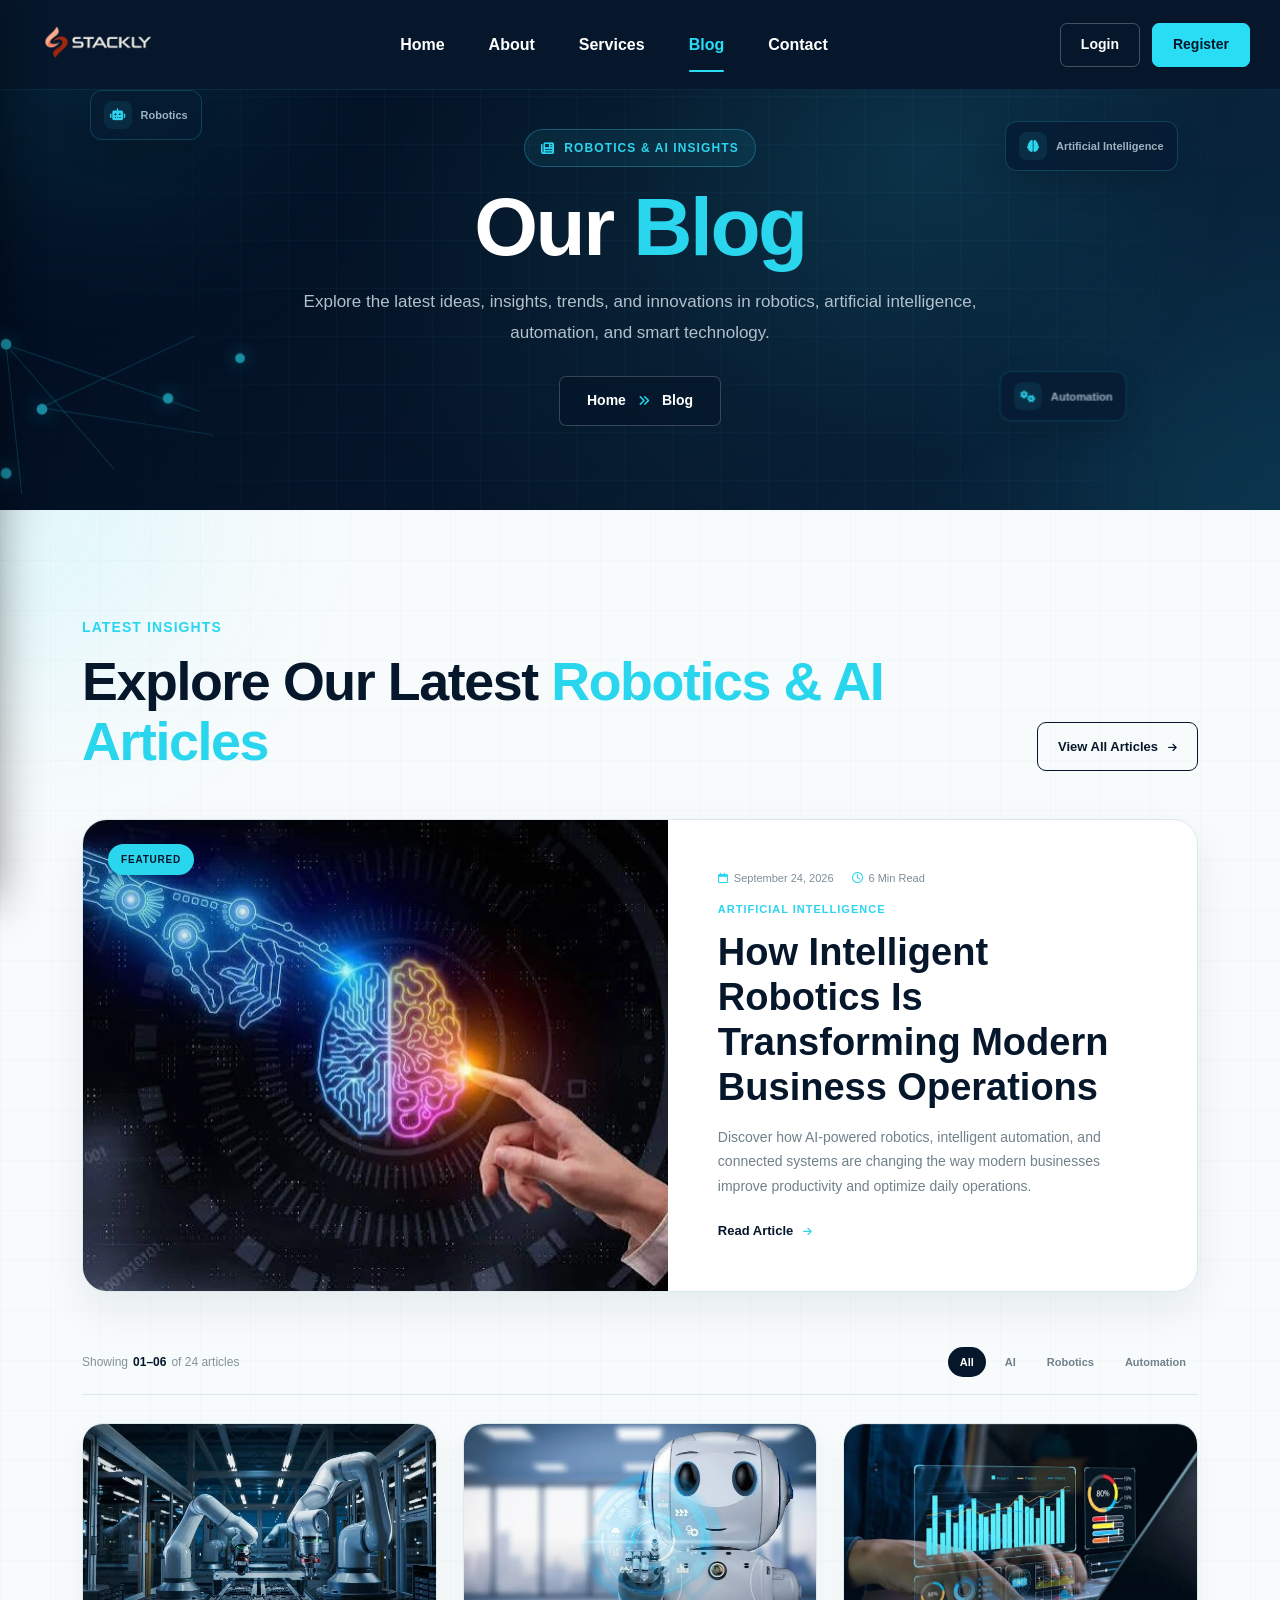
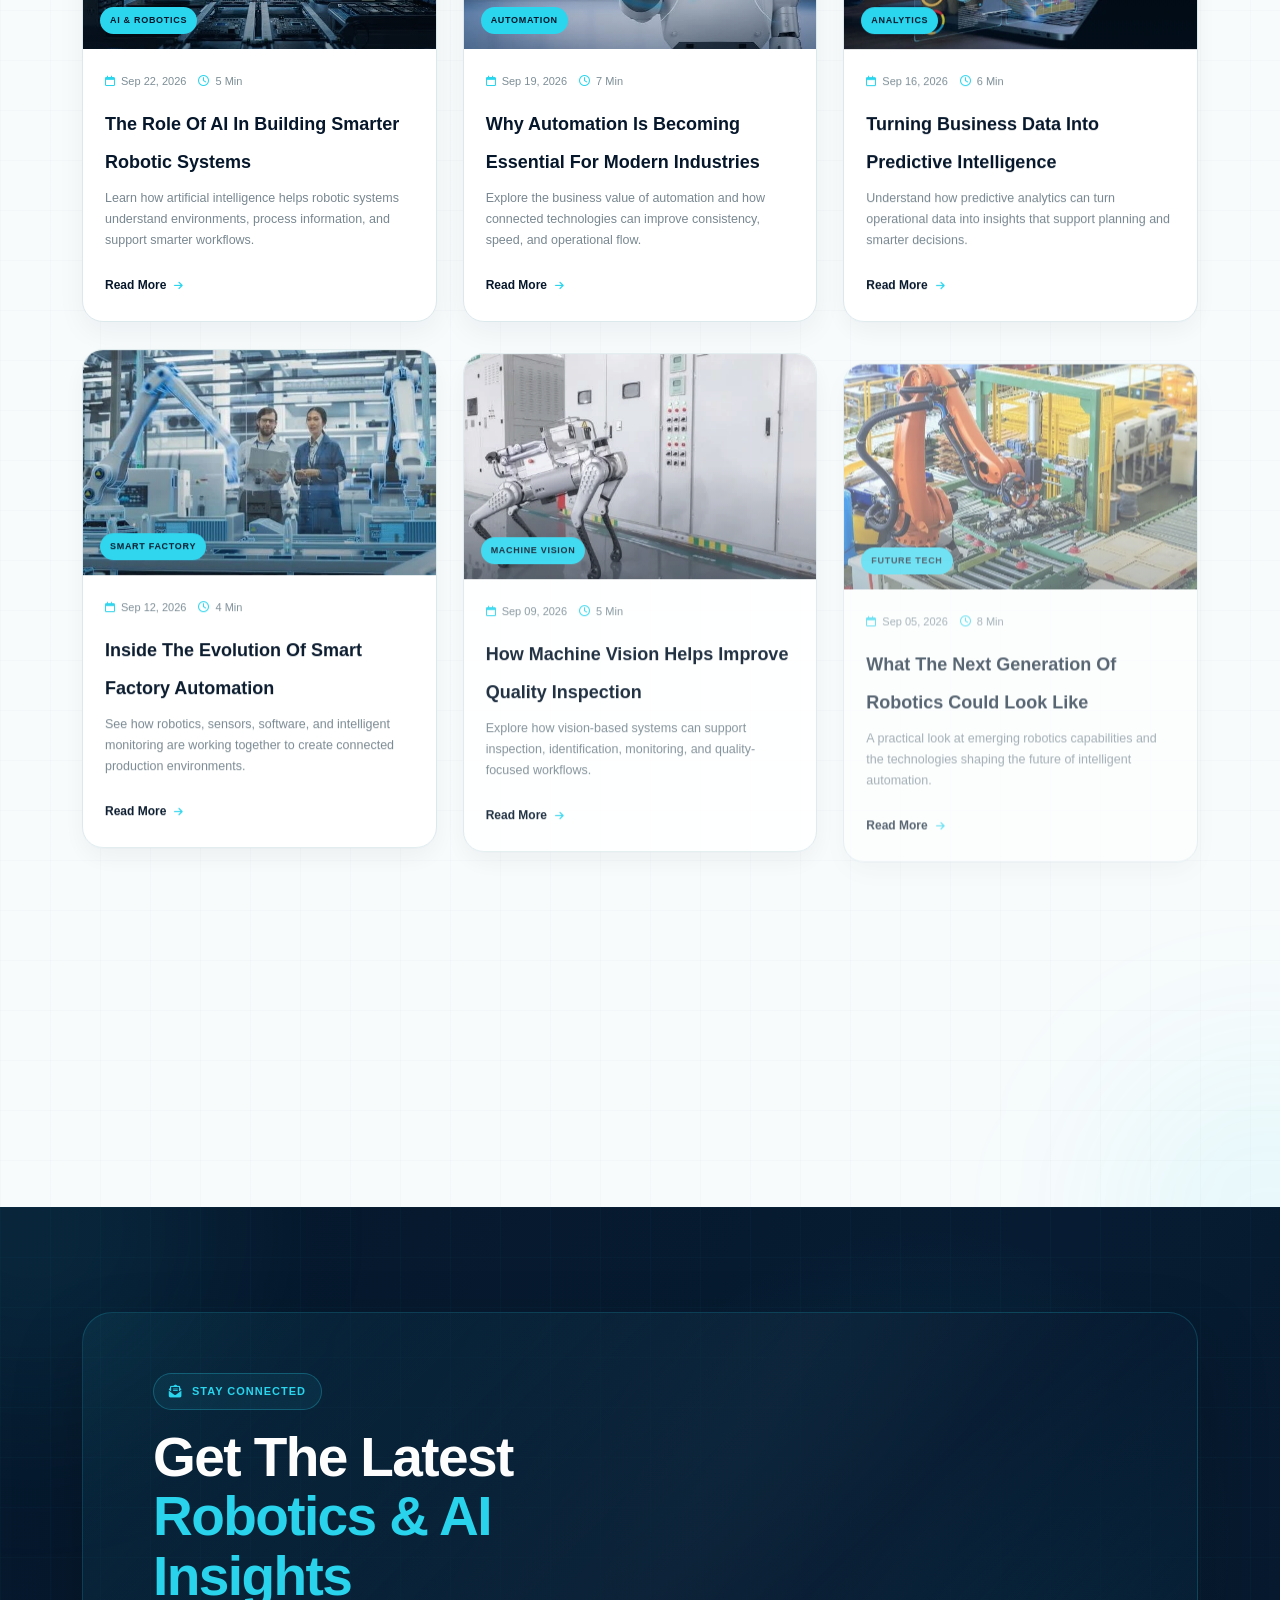
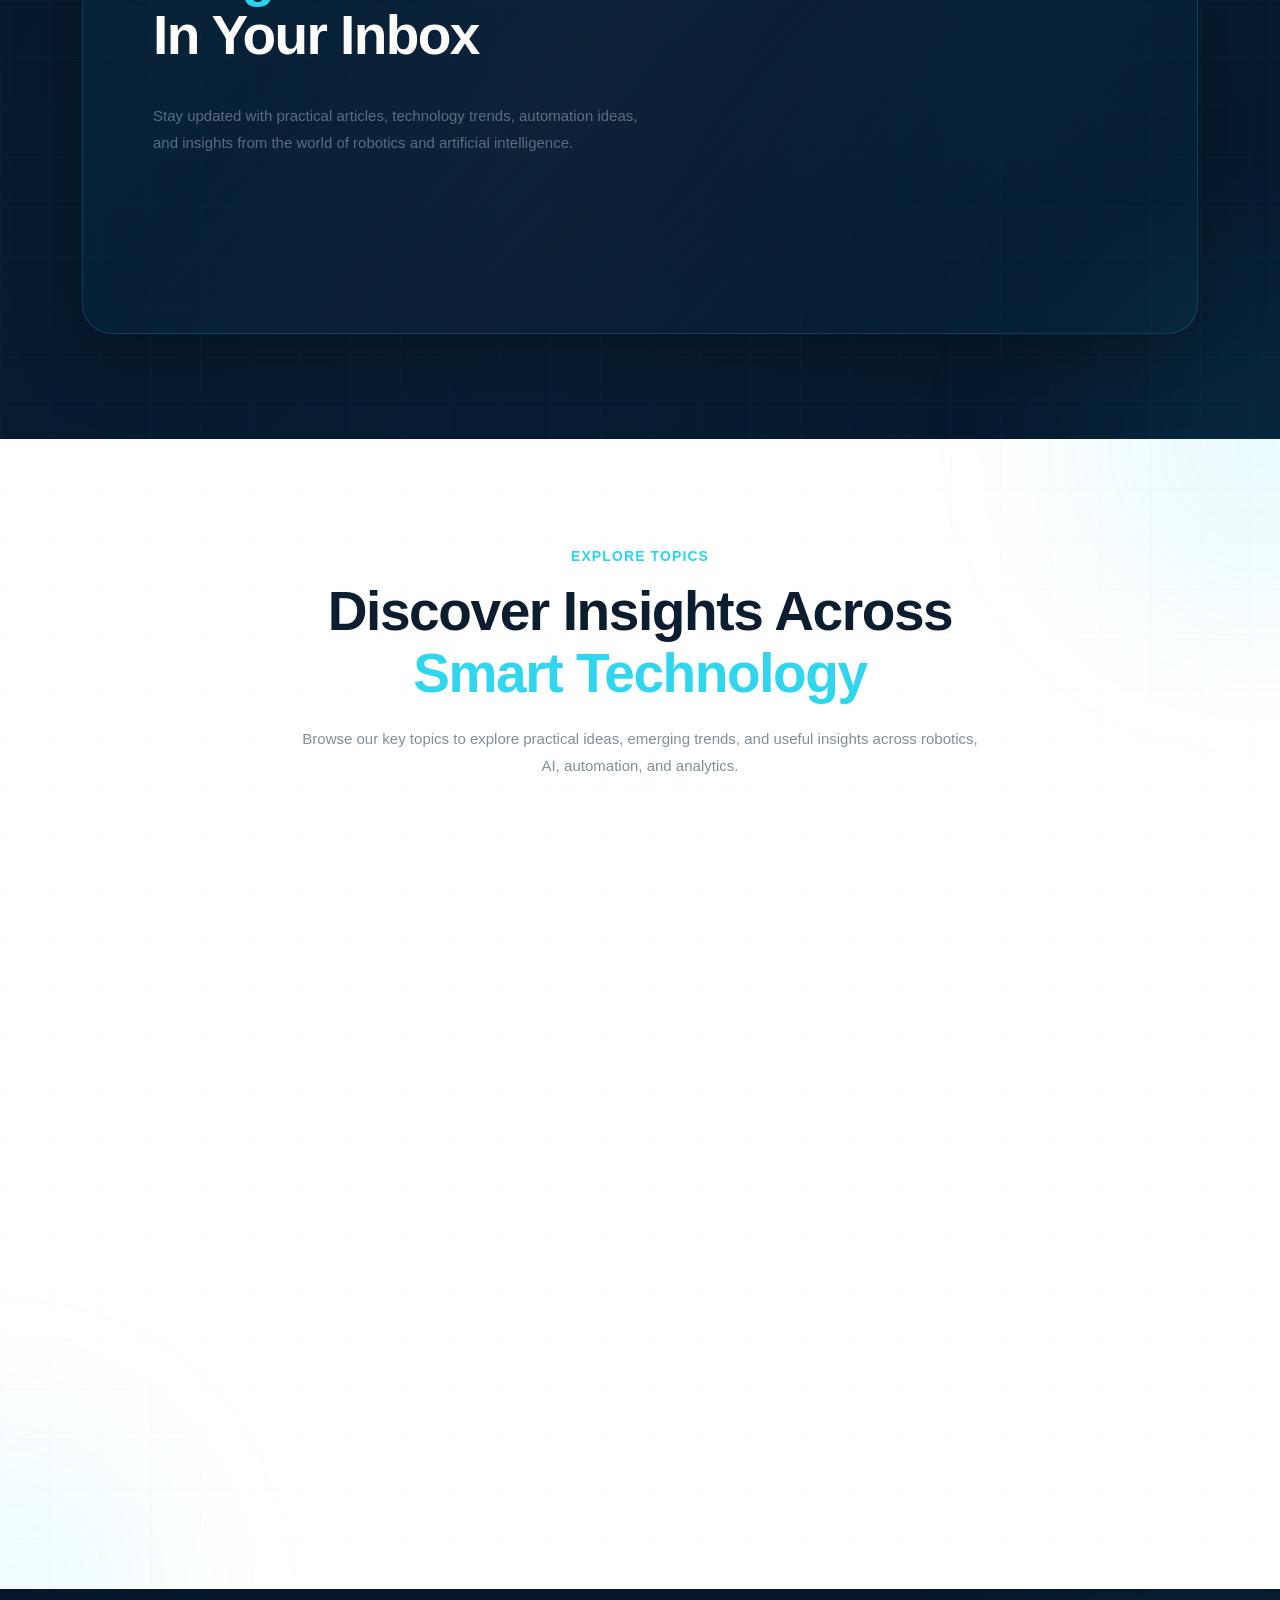
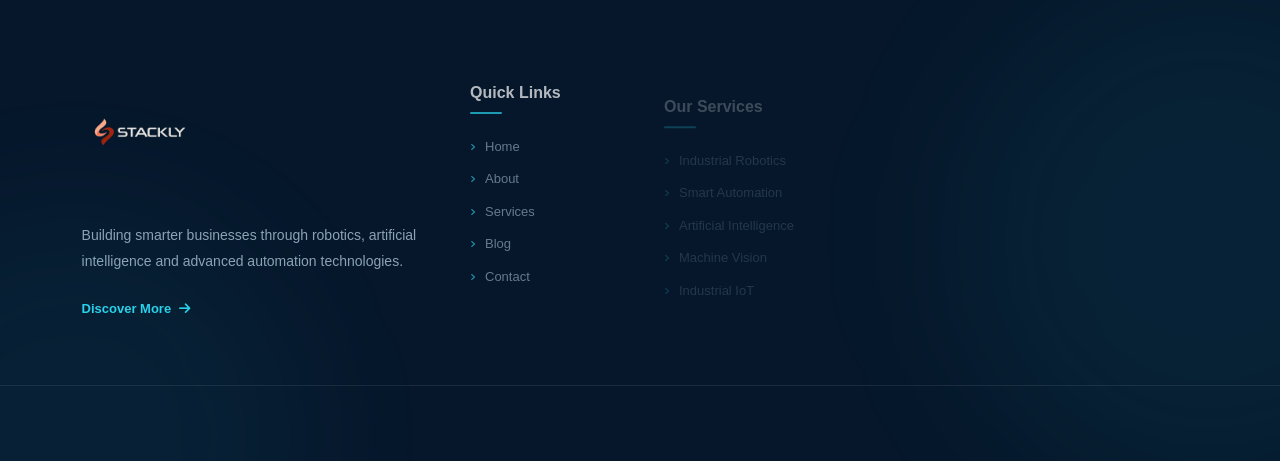
<file: blog.html>
<!DOCTYPE html>
<html lang="en">
<head>
    <meta charset="UTF-8">
    <meta name="viewport" content="width=device-width, initial-scale=1.0">
    <title>Document</title>

       <link href="https://cdn.jsdelivr.net/npm/bootstrap@5.3.3/dist/css/bootstrap.min.css" rel="stylesheet">

    <link rel="stylesheet" href="https://cdnjs.cloudflare.com/ajax/libs/font-awesome/6.7.2/css/all.min.css">

    <link rel="stylesheet" href="blog.css">
<body>
    





<nav class="navbar navbar-expand-lg custom-navbar">
    <div class="container">

        <a href="index.html" class="navbar-brand brand-logo">
            <img src="Assets/blacklogo.webp" alt="Robotics Automation Logo">
        </a>

        <div class="desktop-nav">
            <a href="index.html" class="nav-link">Home</a>
            <a href="about.html" class="nav-link ">About</a>
            <a href="services.html" class="nav-link">Services</a>
            <a href="blog.html" class="nav-link active">Blog</a>
            <a href="contact.html" class="nav-link">Contact</a>
        </div>

        <div class="desktop-actions">
            <a href="login.html" class="login-btn">Login</a>
            <a href="register.html" class="register-btn">Register</a>
        </div>

        <button class="hamburger-btn" id="hamburgerBtn" aria-label="Open menu">
            <i class="bi bi-list"></i>
        </button>

    </div>
</nav>

<div class="nav-overlay" id="navOverlay"></div>

<aside class="mobile-sidebar" id="mobileSidebar">

    <div class="sidebar-top">
        <a href="index.html" class="brand-logo">
            <img src="Assets/blacklogo.webp" alt="Robotics Automation Logo">
        </a>

        <button class="close-btn" id="closeBtn" aria-label="Close menu">
            <i class="bi bi-x-lg"></i>
        </button>
    </div>

    <div class="mobile-menu">

        <a href="index.html" class="mobile-link ">
            <i class="bi bi-house"></i>
            <span>Home</span>
        </a>

        <a href="about.html" class="mobile-link ">
            <i class="bi bi-info-circle"></i>
            <span>About</span>
        </a>

        <a href="services.html" class="mobile-link">
            <i class="bi bi-cpu"></i>
            <span>Services</span>
        </a>

        <a href="blog.html" class="mobile-link active">
            <i class="bi bi-journal-text"></i>
            <span>Blog</span>
        </a>

        <a href="contact.html" class="mobile-link">
            <i class="bi bi-envelope"></i>
            <span>Contact</span>
        </a>

        <div class="mobile-divider"></div>

        <a href="login.html" class="mobile-link">
            <i class="bi bi-box-arrow-in-right"></i>
            <span>Login</span>
        </a>

        <a href="register.html" class="mobile-register">
            <i class="bi bi-person-plus"></i>
            <span>Register</span>
        </a>

    </div>

</aside>

<section class="blog-page-hero" id="blogHero">
  <div class="blog-hero-grid"></div>

  <div class="blog-hero-glow blog-glow-one"></div>
  <div class="blog-hero-glow blog-glow-two"></div>

  <div class="blog-hero-network">
    <span class="blog-network-line blog-line-one"></span>
    <span class="blog-network-line blog-line-two"></span>
    <span class="blog-network-line blog-line-three"></span>
    <span class="blog-network-line blog-line-four"></span>
    <span class="blog-network-line blog-line-five"></span>

    <span class="blog-network-dot blog-dot-one"></span>
    <span class="blog-network-dot blog-dot-two"></span>
    <span class="blog-network-dot blog-dot-three"></span>
    <span class="blog-network-dot blog-dot-four"></span>
    <span class="blog-network-dot blog-dot-five"></span>
  </div>

  <div class="container">
    <div class="blog-hero-content">

      <span class="blog-hero-badge">
        <i class="fa-solid fa-newspaper"></i>
        ROBOTICS &amp; AI INSIGHTS
      </span>

      <h1>
        Our
        <strong>Blog</strong>
      </h1>

      <p>
        Explore the latest ideas, insights, trends, and innovations in
        robotics, artificial intelligence, automation, and smart technology.
      </p>

      <div class="blog-hero-breadcrumb">
        <a href="index.html">Home</a>
        <i class="fa-solid fa-angles-right"></i>
        <span>Blog</span>
      </div>
    </div>
  </div>

  <div class="blog-hero-float blog-float-one">
    <i class="fa-solid fa-robot"></i>
    <span>Robotics</span>
  </div>

  <div class="blog-hero-float blog-float-two">
    <i class="fa-solid fa-brain"></i>
    <span>Artificial Intelligence</span>
  </div>

  <div class="blog-hero-float blog-float-three">
    <i class="fa-solid fa-gears"></i>
    <span>Automation</span>
  </div>
</section>
<section class="real-blog-section" id="realBlog">
  <div class="real-blog-bg"></div>

  <div class="container">
    <div class="real-blog-header">
      <div>
        <span class="real-blog-label">LATEST INSIGHTS</span>

        <h2>
          Explore Our Latest
          <strong>Robotics &amp; AI Articles</strong>
        </h2>
      </div>

      <a href="error.html" class="real-blog-view-all">
        View All Articles
        <i class="fa-solid fa-arrow-right"></i>
      </a>
    </div>

    <div class="real-blog-featured">
      <div class="real-blog-featured-image">
        <a href="error.html">
          <img
            src="Assets/robo13.webp"
            alt="Artificial Intelligence and Robotics"
          >
        </a>

        <span class="real-blog-featured-tag">FEATURED</span>
      </div>

      <div class="real-blog-featured-content">
        <div class="real-blog-meta">
          <span>
            <i class="fa-regular fa-calendar"></i>
            September 24, 2026
          </span>

          <span>
            <i class="fa-regular fa-clock"></i>
            6 Min Read
          </span>
        </div>

        <div class="real-blog-category">ARTIFICIAL INTELLIGENCE</div>

        <h3>
          How Intelligent Robotics Is Transforming Modern Business Operations
        </h3>

        <p>
          Discover how AI-powered robotics, intelligent automation, and
          connected systems are changing the way modern businesses improve
          productivity and optimize daily operations.
        </p>

        <a href="error.html" class="real-blog-read">
          Read Article
          <i class="fa-solid fa-arrow-right"></i>
        </a>
      </div>
    </div>

    <div class="real-blog-toolbar">
      <div class="real-blog-results">
        <span>Showing</span>
        <strong>01–06</strong>
        <span>of 24 articles</span>
      </div>

      <div class="real-blog-filter">
        <a href="error.html" class="active">All</a>
        <a href="error.html">AI</a>
        <a href="error.html">Robotics</a>
        <a href="error.html">Automation</a>
      </div>
    </div>

    <div class="real-blog-grid">

      <article class="real-blog-card">
        <div class="real-blog-image">
          <a href="error.html">
            <img
              src="Assets/robo4.webp"
              alt="AI powered robotics"
            >
          </a>

          <span class="real-blog-card-category">AI &amp; ROBOTICS</span>
        </div>

        <div class="real-blog-card-body">
          <div class="real-blog-card-meta">
            <span>
              <i class="fa-regular fa-calendar"></i>
              Sep 22, 2026
            </span>

            <span>
              <i class="fa-regular fa-clock"></i>
              5 Min
            </span>
          </div>

          <h3>
            <a href="error.html">
              The Role Of AI In Building Smarter Robotic Systems
            </a>
          </h3>

          <p>
            Learn how artificial intelligence helps robotic systems understand
            environments, process information, and support smarter workflows.
          </p>

          <a href="error.html" class="real-blog-card-link">
            Read More
            <i class="fa-solid fa-arrow-right"></i>
          </a>
        </div>
      </article>

      <article class="real-blog-card">
        <div class="real-blog-image">
          <a href="error.html">
            <img
              src="Assets/robo10.webp"
              alt="Industrial automation"
            >
          </a>

          <span class="real-blog-card-category">AUTOMATION</span>
        </div>

        <div class="real-blog-card-body">
          <div class="real-blog-card-meta">
            <span>
              <i class="fa-regular fa-calendar"></i>
              Sep 19, 2026
            </span>

            <span>
              <i class="fa-regular fa-clock"></i>
              7 Min
            </span>
          </div>

          <h3>
            <a href="error.html">
              Why Automation Is Becoming Essential For Modern Industries
            </a>
          </h3>

          <p>
            Explore the business value of automation and how connected
            technologies can improve consistency, speed, and operational flow.
          </p>

          <a href="error.html" class="real-blog-card-link">
            Read More
            <i class="fa-solid fa-arrow-right"></i>
          </a>
        </div>
      </article>

      <article class="real-blog-card">
        <div class="real-blog-image">
          <a href="error.html">
            <img
              src="Assets/robo14.webp"
              alt="Predictive analytics"
            >
          </a>

          <span class="real-blog-card-category">ANALYTICS</span>
        </div>

        <div class="real-blog-card-body">
          <div class="real-blog-card-meta">
            <span>
              <i class="fa-regular fa-calendar"></i>
              Sep 16, 2026
            </span>

            <span>
              <i class="fa-regular fa-clock"></i>
              6 Min
            </span>
          </div>

          <h3>
            <a href="error.html">
              Turning Business Data Into Predictive Intelligence
            </a>
          </h3>

          <p>
            Understand how predictive analytics can turn operational data
            into insights that support planning and smarter decisions.
          </p>

          <a href="error.html" class="real-blog-card-link">
            Read More
            <i class="fa-solid fa-arrow-right"></i>
          </a>
        </div>
      </article>

      <article class="real-blog-card">
        <div class="real-blog-image">
          <a href="error.html">
            <img
              src="Assets/robo8.webp"
              alt="Smart factory automation"
            >
          </a>

          <span class="real-blog-card-category">SMART FACTORY</span>
        </div>

        <div class="real-blog-card-body">
          <div class="real-blog-card-meta">
            <span>
              <i class="fa-regular fa-calendar"></i>
              Sep 12, 2026
            </span>

            <span>
              <i class="fa-regular fa-clock"></i>
              4 Min
            </span>
          </div>

          <h3>
            <a href="error.html">
              Inside The Evolution Of Smart Factory Automation
            </a>
          </h3>

          <p>
            See how robotics, sensors, software, and intelligent monitoring
            are working together to create connected production environments.
          </p>

          <a href="error.html" class="real-blog-card-link">
            Read More
            <i class="fa-solid fa-arrow-right"></i>
          </a>
        </div>
      </article>

      <article class="real-blog-card">
        <div class="real-blog-image">
          <a href="error.html">
            <img
              src="Assets/robo7.webp"
              alt="Machine vision technology"
            >
          </a>

          <span class="real-blog-card-category">MACHINE VISION</span>
        </div>

        <div class="real-blog-card-body">
          <div class="real-blog-card-meta">
            <span>
              <i class="fa-regular fa-calendar"></i>
              Sep 09, 2026
            </span>

            <span>
              <i class="fa-regular fa-clock"></i>
              5 Min
            </span>
          </div>

          <h3>
            <a href="error.html">
              How Machine Vision Helps Improve Quality Inspection
            </a>
          </h3>

          <p>
            Explore how vision-based systems can support inspection,
            identification, monitoring, and quality-focused workflows.
          </p>

          <a href="error.html" class="real-blog-card-link">
            Read More
            <i class="fa-solid fa-arrow-right"></i>
          </a>
        </div>
      </article>

      <article class="real-blog-card">
        <div class="real-blog-image">
          <a href="error.html">
            <img
              src="Assets/robo6.webp"
              alt="Future of robotics"
            >
          </a>

          <span class="real-blog-card-category">FUTURE TECH</span>
        </div>

        <div class="real-blog-card-body">
          <div class="real-blog-card-meta">
            <span>
              <i class="fa-regular fa-calendar"></i>
              Sep 05, 2026
            </span>

            <span>
              <i class="fa-regular fa-clock"></i>
              8 Min
            </span>
          </div>

          <h3>
            <a href="error.html">
              What The Next Generation Of Robotics Could Look Like
            </a>
          </h3>

          <p>
            A practical look at emerging robotics capabilities and the
            technologies shaping the future of intelligent automation.
          </p>

          <a href="error.html" class="real-blog-card-link">
            Read More
            <i class="fa-solid fa-arrow-right"></i>
          </a>
        </div>
      </article>

    </div>

    <div class="real-blog-pagination">
      <a href="error.html" class="real-blog-page-arrow">
        <i class="fa-solid fa-chevron-left"></i>
      </a>

      <a href="error.html" class="real-blog-page active">1</a>
      <a href="error.html" class="real-blog-page">2</a>
      <a href="error.html" class="real-blog-page">3</a>
      <span class="real-blog-page-dots">...</span>
      <a href="error.html" class="real-blog-page">8</a>

      <a href="error.html" class="real-blog-page-arrow">
        <i class="fa-solid fa-chevron-right"></i>
      </a>
    </div>

    <div class="real-blog-bottom">
      <div class="real-blog-bottom-icon">
        <i class="fa-solid fa-bell"></i>
      </div>

      <div>
        <span>STAY UPDATED</span>
        <h3>Get The Latest Robotics &amp; AI Insights</h3>
      </div>

      <a href="error.html" class="real-blog-bottom-btn">
        Subscribe Now
        <i class="fa-solid fa-arrow-right"></i>
      </a>
    </div>
  </div>
</section>
<section class="blog-newsletter-section" id="blogNewsletter">
  <div class="blog-newsletter-grid"></div>

  <div class="blog-newsletter-glow newsletter-glow-one"></div>
  <div class="blog-newsletter-glow newsletter-glow-two"></div>

  <div class="container">
    <div class="blog-newsletter-wrapper">

      <div class="blog-newsletter-content">
        <span class="blog-newsletter-label">
          <i class="fa-solid fa-envelope-open-text"></i>
          STAY CONNECTED
        </span>

        <h2>
          Get The Latest
          <strong>Robotics &amp; AI Insights</strong>
          In Your Inbox
        </h2>

        <p>
          Stay updated with practical articles, technology trends, automation
          ideas, and insights from the world of robotics and artificial
          intelligence.
        </p>

        <div class="blog-newsletter-form">
          <div class="blog-newsletter-input-wrap">
            <i class="fa-regular fa-envelope"></i>
            <input
              type="email"
              id="blogNewsletterEmail"
              placeholder="Enter your email address"
              autocomplete="email"
            >
          </div>

          <button type="button" class="blog-newsletter-btn" id="blogSubscribeBtn">
            Subscribe
            <i class="fa-solid fa-arrow-right"></i>
          </button>
        </div>

        <div class="blog-newsletter-message" id="blogNewsletterMessage"></div>

        <div class="blog-newsletter-note">
          <i class="fa-solid fa-shield-halved"></i>
          <span>Your email is used only for blog updates.</span>
        </div>
      </div>

      <div class="blog-newsletter-visual">
        <div class="newsletter-orbit newsletter-orbit-one"></div>
        <div class="newsletter-orbit newsletter-orbit-two"></div>
        <div class="newsletter-orbit newsletter-orbit-three"></div>

        <div class="newsletter-center">
          <div class="newsletter-center-ring"></div>
          <i class="fa-solid fa-newspaper"></i>
        </div>

        <div class="newsletter-node newsletter-node-one">
          <i class="fa-solid fa-robot"></i>
        </div>

        <div class="newsletter-node newsletter-node-two">
          <i class="fa-solid fa-brain"></i>
        </div>

        <div class="newsletter-node newsletter-node-three">
          <i class="fa-solid fa-gears"></i>
        </div>

        <div class="newsletter-node newsletter-node-four">
          <i class="fa-solid fa-chart-line"></i>
        </div>

        <div class="newsletter-signal signal-one"></div>
        <div class="newsletter-signal signal-two"></div>
        <div class="newsletter-signal signal-three"></div>
        <div class="newsletter-signal signal-four"></div>
      </div>

    </div>
  </div>
</section>
<section class="blog-topics-section" id="blogTopics">
  <div class="blog-topics-bg"></div>

  <div class="container">
    <div class="blog-topics-header">
      <span class="blog-topics-label">EXPLORE TOPICS</span>

      <h2>
        Discover Insights Across
        <strong>Smart Technology</strong>
      </h2>

      <p>
        Browse our key topics to explore practical ideas, emerging trends,
        and useful insights across robotics, AI, automation, and analytics.
      </p>
    </div>

    <div class="blog-topics-grid">

      <a href="error.html" class="blog-topic-card">
        <div class="blog-topic-icon">
          <i class="fa-solid fa-robot"></i>
        </div>

        <div class="blog-topic-content">
          <span>01</span>
          <h3>Robotics</h3>
          <p>Explore robotic technologies, systems, and industrial applications.</p>
          <strong>
            Explore Topic
            <i class="fa-solid fa-arrow-right"></i>
          </strong>
        </div>
      </a>

      <a href="error.html" class="blog-topic-card">
        <div class="blog-topic-icon">
          <i class="fa-solid fa-brain"></i>
        </div>

        <div class="blog-topic-content">
          <span>02</span>
          <h3>Artificial Intelligence</h3>
          <p>Discover AI concepts, applications, trends, and intelligent systems.</p>
          <strong>
            Explore Topic
            <i class="fa-solid fa-arrow-right"></i>
          </strong>
        </div>
      </a>

      <a href="error.html" class="blog-topic-card">
        <div class="blog-topic-icon">
          <i class="fa-solid fa-gears"></i>
        </div>

        <div class="blog-topic-content">
          <span>03</span>
          <h3>Automation</h3>
          <p>Learn how automation can improve modern business processes.</p>
          <strong>
            Explore Topic
            <i class="fa-solid fa-arrow-right"></i>
          </strong>
        </div>
      </a>

      <a href="error.html" class="blog-topic-card">
        <div class="blog-topic-icon">
          <i class="fa-solid fa-chart-line"></i>
        </div>

        <div class="blog-topic-content">
          <span>04</span>
          <h3>Data Analytics</h3>
          <p>Turn operational data into insights for smarter business decisions.</p>
          <strong>
            Explore Topic
            <i class="fa-solid fa-arrow-right"></i>
          </strong>
        </div>
      </a>

      <a href="error.html" class="blog-topic-card">
        <div class="blog-topic-icon">
          <i class="fa-solid fa-eye"></i>
        </div>

        <div class="blog-topic-content">
          <span>05</span>
          <h3>Machine Vision</h3>
          <p>Understand vision-based inspection, detection, and monitoring.</p>
          <strong>
            Explore Topic
            <i class="fa-solid fa-arrow-right"></i>
          </strong>
        </div>
      </a>

      <a href="error.html" class="blog-topic-card">
        <div class="blog-topic-icon">
          <i class="fa-solid fa-network-wired"></i>
        </div>

        <div class="blog-topic-content">
          <span>06</span>
          <h3>Industrial IoT</h3>
          <p>Explore connected devices, smart systems, and industrial data.</p>
          <strong>
            Explore Topic
            <i class="fa-solid fa-arrow-right"></i>
          </strong>
        </div>
      </a>

    </div>

    <div class="blog-topic-banner">
      <div class="blog-topic-banner-icon">
        <i class="fa-solid fa-lightbulb"></i>
      </div>

      <div class="blog-topic-banner-content">
        <span>LOOKING FOR SOMETHING SPECIFIC?</span>
        <h3>Explore More Technology Insights</h3>
      </div>

      <a href="error.html" class="blog-topic-banner-btn">
        View All Topics
        <i class="fa-solid fa-arrow-right"></i>
      </a>
    </div>
  </div>
</section>

<footer class="robot-footer">
    <div class="robot-footer-top">
        <div class="container">

            <div class="row g-5">

                <div class="col-lg-4 col-md-6">
                    <div class="robot-footer-brand">

                        <a href="index.html" class="robot-footer-logo">
                            <img src="Assets/blacklogo.webp" alt="Robotics Automation Logo">
                          
                        </a>

                        <p>
                            Building smarter businesses through robotics,
                            artificial intelligence and advanced automation
                            technologies.
                        </p>

                        <a href="error.html" class="robot-footer-read">
                            Discover More
                            <i class="fa-solid fa-arrow-right"></i>
                        </a>

                    </div>
                </div>

                <div class="col-lg-2 col-md-6">
                    <div class="robot-footer-column">

                        <h3>Quick Links</h3>

                        <a href="index.html">
                            <i class="fa-solid fa-angle-right"></i>
                            Home
                        </a>

                        <a href="about.html">
                            <i class="fa-solid fa-angle-right"></i>
                            About
                        </a>

                        <a href="services.html">
                            <i class="fa-solid fa-angle-right"></i>
                            Services
                        </a>

                        <a href="blog.html">
                            <i class="fa-solid fa-angle-right"></i>
                            Blog
                        </a>

                        <a href="contact.html">
                            <i class="fa-solid fa-angle-right"></i>
                            Contact
                        </a>

                    </div>
                </div>

                <div class="col-lg-3 col-md-6">
                    <div class="robot-footer-column">

                        <h3>Our Services</h3>

                        <a href="error.html">
                            <i class="fa-solid fa-angle-right"></i>
                            Industrial Robotics
                        </a>

                        <a href="error.html">
                            <i class="fa-solid fa-angle-right"></i>
                            Smart Automation
                        </a>

                        <a href="error.html">
                            <i class="fa-solid fa-angle-right"></i>
                            Artificial Intelligence
                        </a>

                        <a href="error.html">
                            <i class="fa-solid fa-angle-right"></i>
                            Machine Vision
                        </a>

                        <a href="error.html">
                            <i class="fa-solid fa-angle-right"></i>
                            Industrial IoT
                        </a>

                    </div>
                </div>

                <div class="col-lg-3 col-md-6">
                    <div class="robot-footer-column">

                        <h3>Contact Us</h3>

                        <a href="error.html" class="robot-footer-contact">
                            <i class="fa-solid fa-envelope"></i>
                            <span>hello@stackly.com</span>
                        </a>

                        <a href="error.html" class="robot-footer-contact">
                            <i class="fa-solid fa-phone"></i>
                            <span>+91 98765 43210</span>
                        </a>

                        <a href="error.html" class="robot-footer-contact">
                            <i class="fa-solid fa-location-dot"></i>
                            <span>Chennai, Tamil Nadu, India</span>
                        </a>

                        <a href="error.html" class="robot-footer-contact">
                            <i class="fa-solid fa-clock"></i>
                            <span>Mon - Fri : 09:00 - 18:00</span>
                        </a>

                        <div class="robot-footer-socials">

                            <a href="error.html" aria-label="LinkedIn">
                                <i class="fa-brands fa-linkedin-in"></i>
                            </a>

                            <a href="error.html" aria-label="Facebook">
                                <i class="fa-brands fa-facebook-f"></i>
                            </a>

                            <a href="error.html" aria-label="Instagram">
                                <i class="fa-brands fa-instagram"></i>
                            </a>

                            <a href="error.html" aria-label="X">
                                <i class="fa-brands fa-x-twitter"></i>
                            </a>

                        </div>

                    </div>
                </div>

            </div>

        </div>
    </div>

    <div class="robot-footer-bottom">
        <div class="container">

            <div class="robot-footer-bottom-inner">

                <p>
                    &copy; 2026 RoboTech. All Rights Reserved.
                </p>

                <div class="robot-footer-legal">

                    <a href="error.html">
                        Privacy Policy
                    </a>

                    <a href="error.html">
                        Terms & Conditions
                    </a>

                    <a href="error.html">
                        Cookie Policy
                    </a>

                </div>

            </div>

        </div>
    </div>
</footer>




<script src="https://cdn.jsdelivr.net/npm/gsap@3.13.0/dist/gsap.min.js"></script>
<script src="nav.js"></script>
<script src="blog.js"></script>
</body>
</head>
</file>
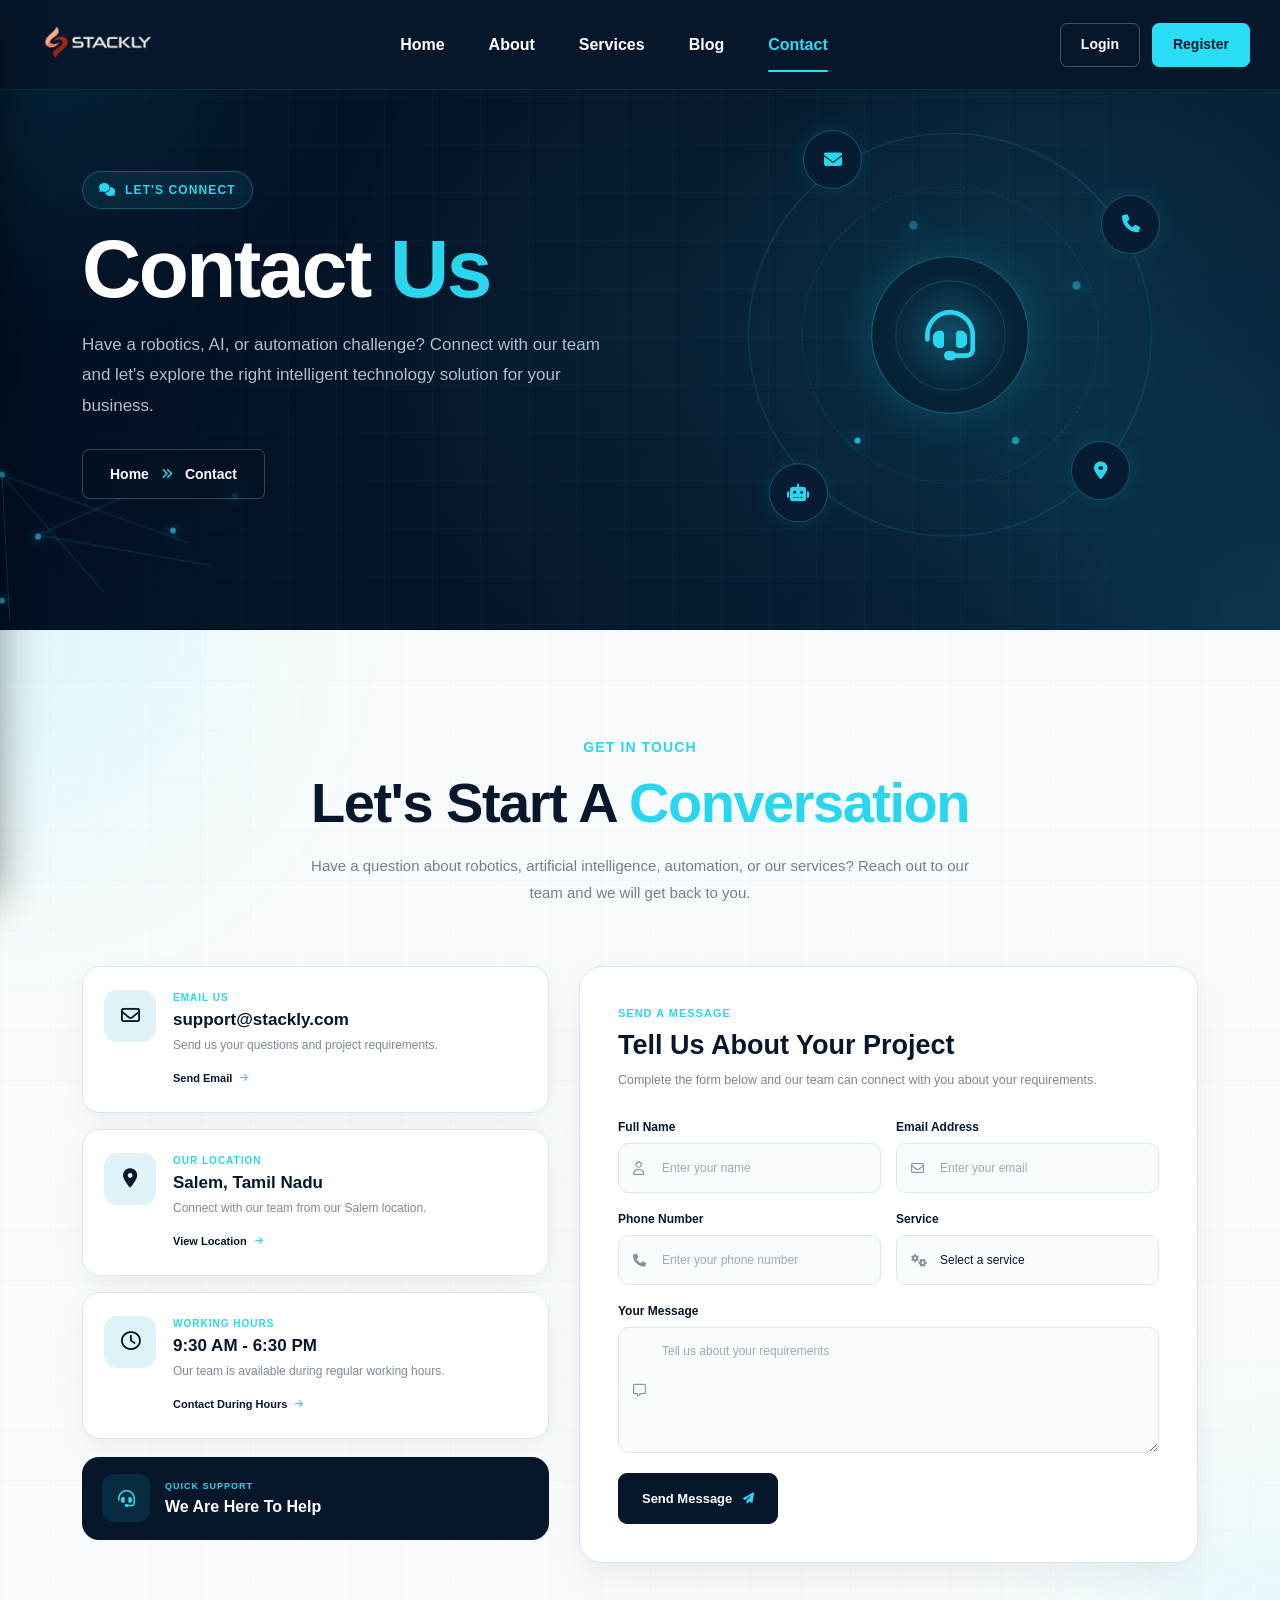
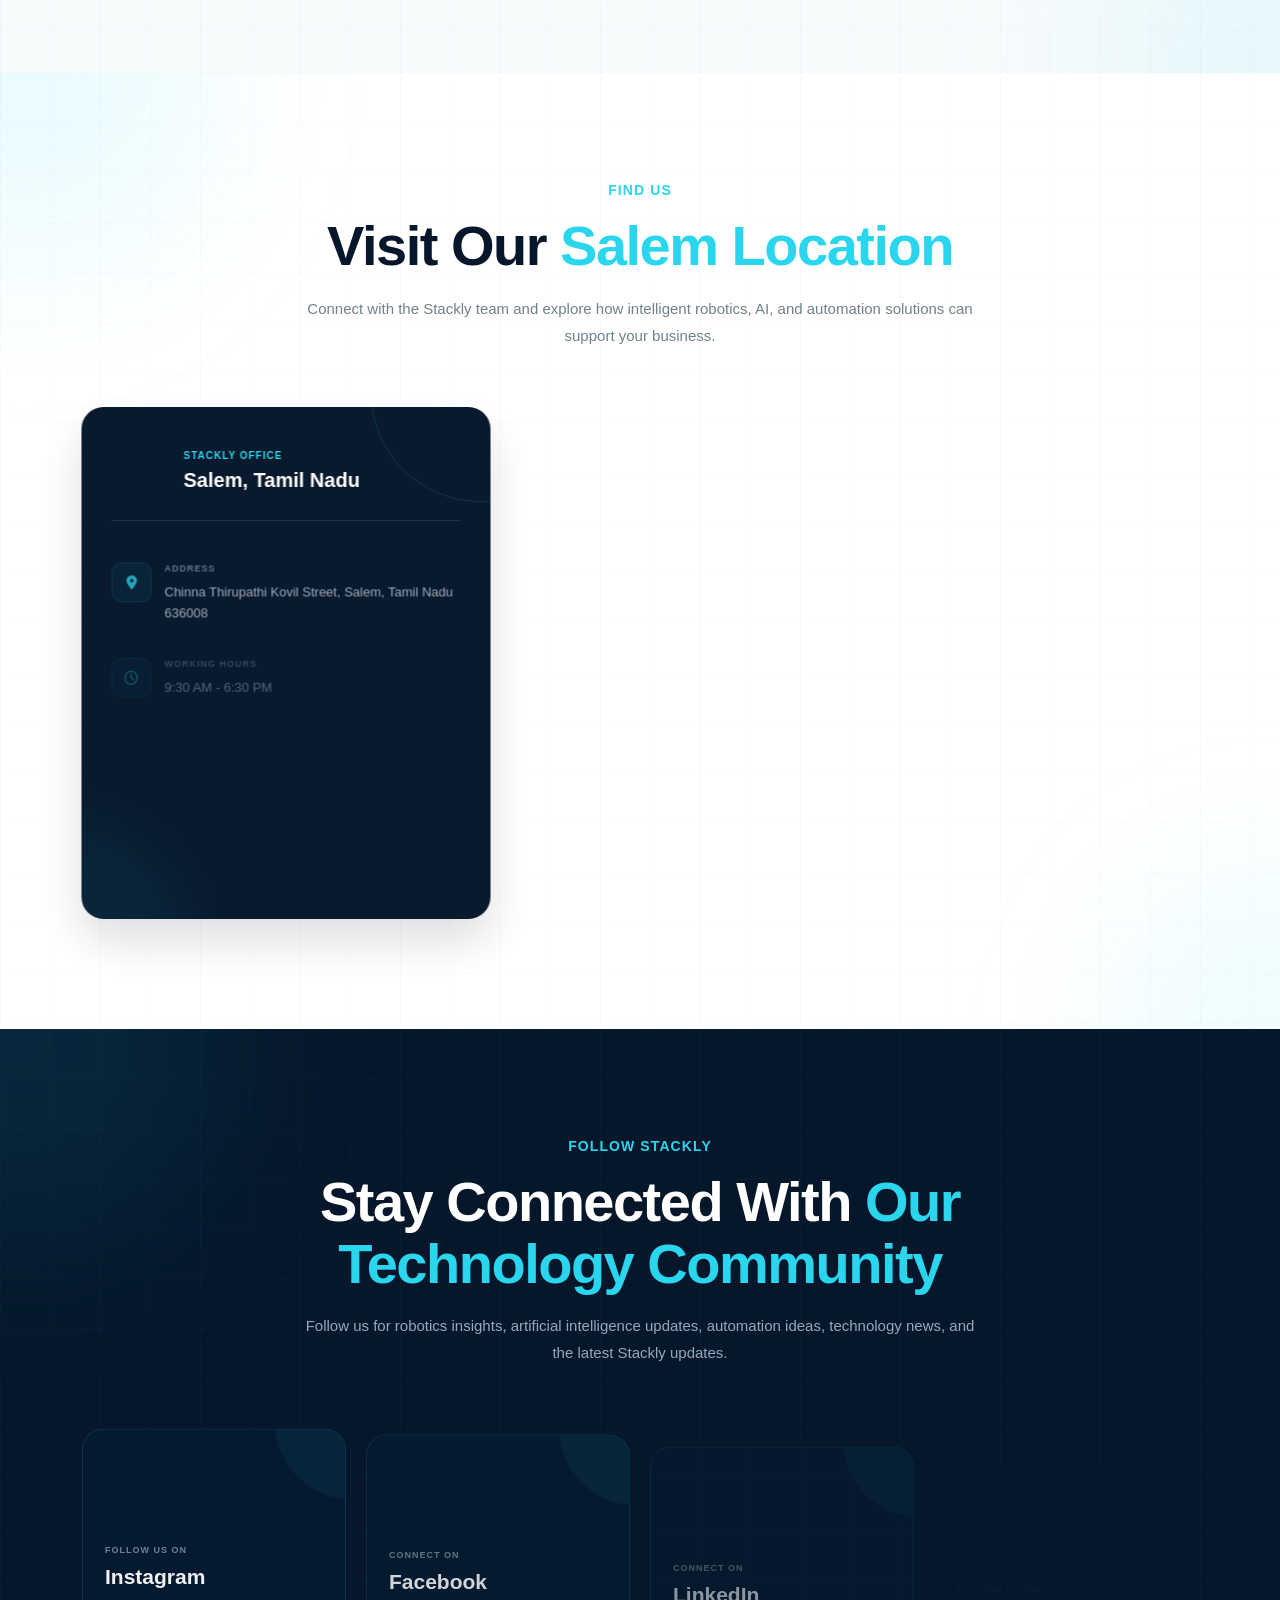
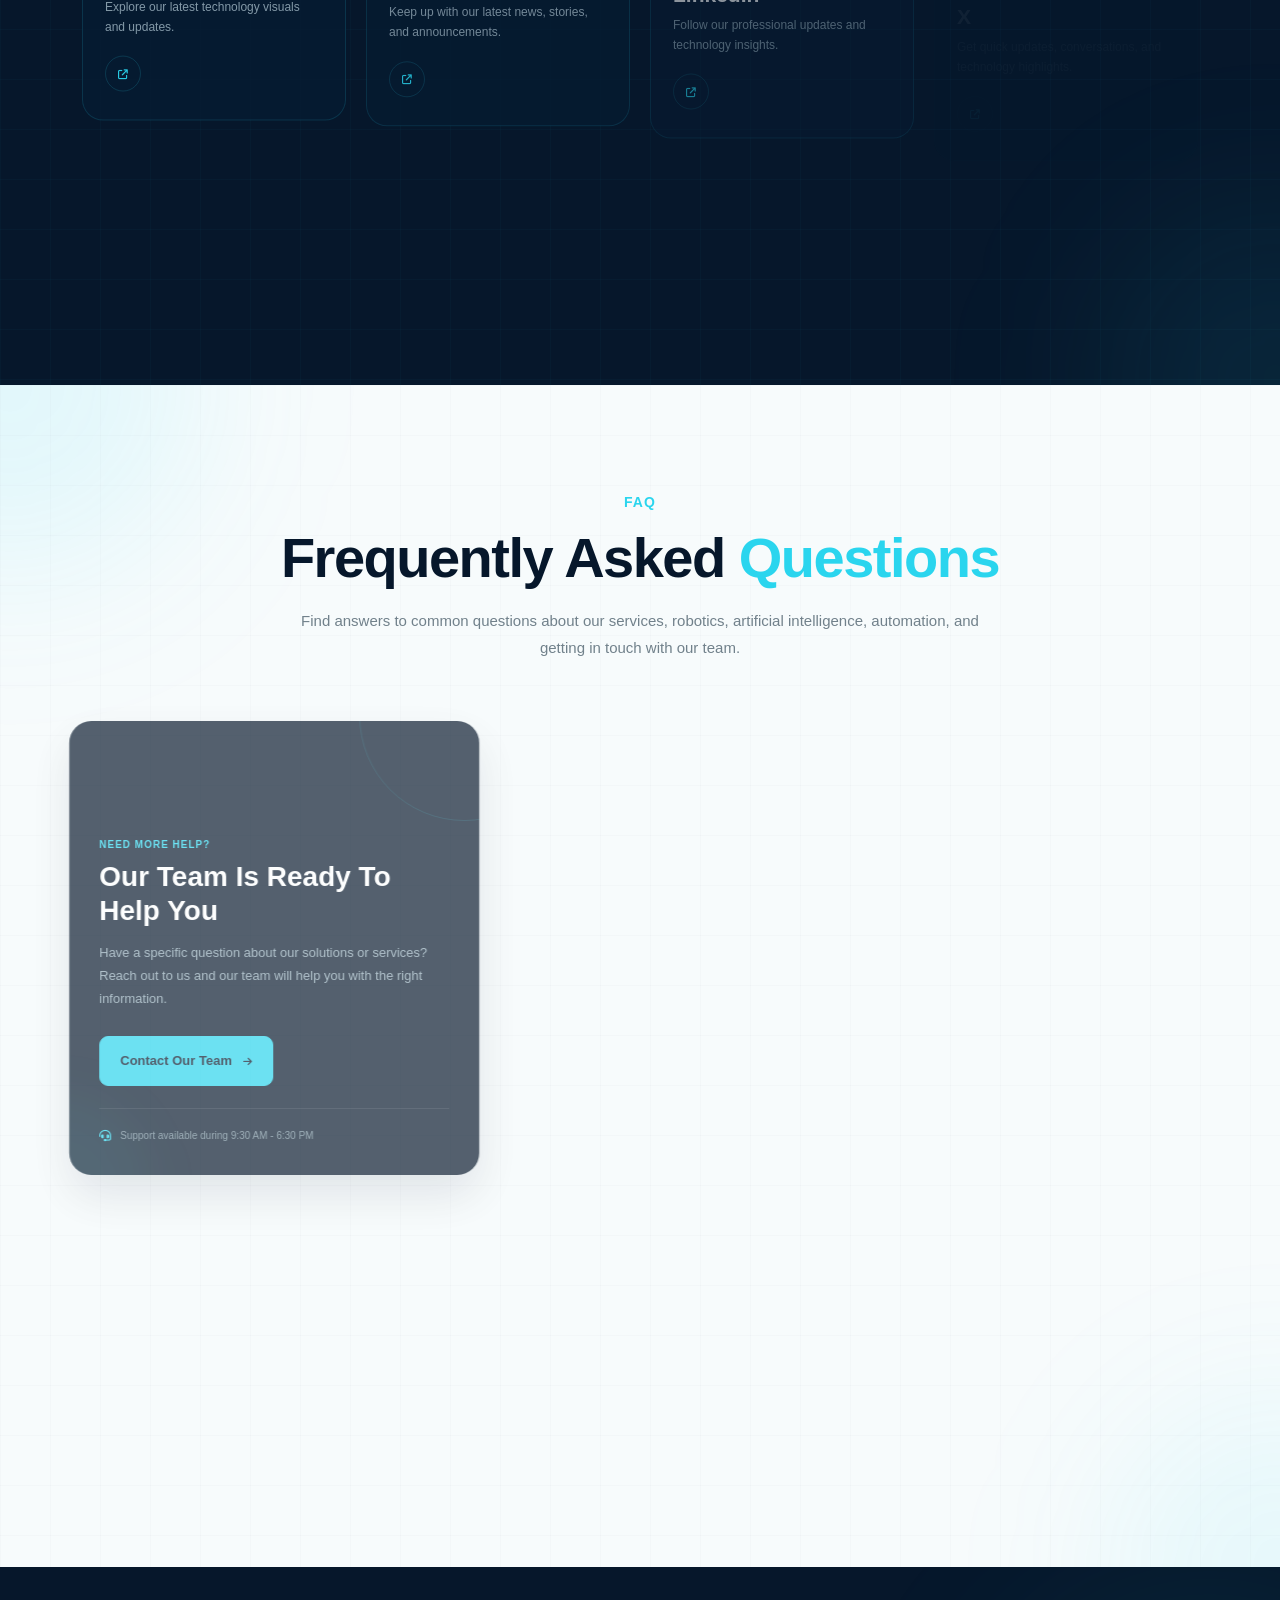
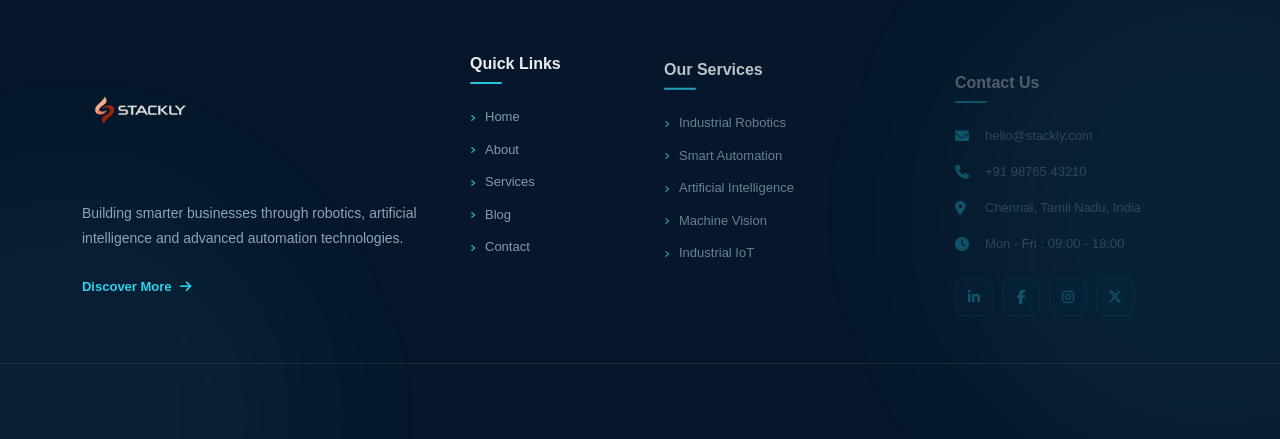
<file: contact.html>
<!DOCTYPE html>
<html lang="en">
<head>
    <meta charset="UTF-8">
    <meta name="viewport" content="width=device-width, initial-scale=1.0">
    <title>Document</title>

       <link href="https://cdn.jsdelivr.net/npm/bootstrap@5.3.3/dist/css/bootstrap.min.css" rel="stylesheet">

    <link rel="stylesheet" href="https://cdnjs.cloudflare.com/ajax/libs/font-awesome/6.7.2/css/all.min.css">

    <link rel="stylesheet" href="contact.css">
<body>
    





<nav class="navbar navbar-expand-lg custom-navbar">
    <div class="container">

        <a href="index.html" class="navbar-brand brand-logo">
            <img src="Assets/blacklogo.webp" alt="Robotics Automation Logo">
        </a>

        <div class="desktop-nav">
            <a href="index.html" class="nav-link">Home</a>
            <a href="about.html" class="nav-link ">About</a>
            <a href="services.html" class="nav-link">Services</a>
            <a href="blog.html" class="nav-link ">Blog</a>
            <a href="contact.html" class="nav-link active">Contact</a>
        </div>

        <div class="desktop-actions">
            <a href="login.html" class="login-btn">Login</a>
            <a href="register.html" class="register-btn">Register</a>
        </div>

        <button class="hamburger-btn" id="hamburgerBtn" aria-label="Open menu">
            <i class="bi bi-list"></i>
        </button>

    </div>
</nav>

<div class="nav-overlay" id="navOverlay"></div>

<aside class="mobile-sidebar" id="mobileSidebar">

    <div class="sidebar-top">
        <a href="index.html" class="brand-logo">
            <img src="Assets/blacklogo.webp" alt="Robotics Automation Logo">
        </a>

        <button class="close-btn" id="closeBtn" aria-label="Close menu">
            <i class="bi bi-x-lg"></i>
        </button>
    </div>

    <div class="mobile-menu">

        <a href="index.html" class="mobile-link ">
            <i class="bi bi-house"></i>
            <span>Home</span>
        </a>

        <a href="about.html" class="mobile-link ">
            <i class="bi bi-info-circle"></i>
            <span>About</span>
        </a>

        <a href="services.html" class="mobile-link">
            <i class="bi bi-cpu"></i>
            <span>Services</span>
        </a>

        <a href="blog.html" class="mobile-link">
            <i class="bi bi-journal-text"></i>
            <span>Blog</span>
        </a>

        <a href="contact.html" class="mobile-link active">
            <i class="bi bi-envelope"></i>
            <span>Contact</span>
        </a>

        <div class="mobile-divider"></div>

        <a href="login.html" class="mobile-link">
            <i class="bi bi-box-arrow-in-right"></i>
            <span>Login</span>
        </a>

        <a href="register.html" class="mobile-register">
            <i class="bi bi-person-plus"></i>
            <span>Register</span>
        </a>

    </div>

</aside>
<section class="contact-page-hero" id="contactHero">
  <div class="contact-hero-grid"></div>

  <div class="contact-hero-glow contact-glow-one"></div>
  <div class="contact-hero-glow contact-glow-two"></div>

  <div class="contact-hero-network">
    <span class="contact-network-line contact-line-one"></span>
    <span class="contact-network-line contact-line-two"></span>
    <span class="contact-network-line contact-line-three"></span>
    <span class="contact-network-line contact-line-four"></span>
    <span class="contact-network-line contact-line-five"></span>

    <span class="contact-network-dot contact-dot-one"></span>
    <span class="contact-network-dot contact-dot-two"></span>
    <span class="contact-network-dot contact-dot-three"></span>
    <span class="contact-network-dot contact-dot-four"></span>
    <span class="contact-network-dot contact-dot-five"></span>
  </div>

  <div class="container">
    <div class="contact-hero-layout">

      <div class="contact-hero-content">
        <span class="contact-hero-badge">
          <i class="fa-solid fa-comments"></i>
          LET'S CONNECT
        </span>

        <h1>
          Contact
          <strong>Us</strong>
        </h1>

        <p>
          Have a robotics, AI, or automation challenge?
          Connect with our team and let's explore the right intelligent
          technology solution for your business.
        </p>

        <div class="contact-hero-breadcrumb">
          <a href="index.html">Home</a>
          <i class="fa-solid fa-angles-right"></i>
          <span>Contact</span>
        </div>
      </div>

      <div class="contact-hero-visual">
        <div class="contact-visual-ring contact-ring-one"></div>
        <div class="contact-visual-ring contact-ring-two"></div>

        <div class="contact-visual-core">
          <div class="contact-core-inner">
            <i class="fa-solid fa-headset"></i>
          </div>
        </div>

        <div class="contact-visual-node contact-node-one">
          <i class="fa-solid fa-envelope"></i>
        </div>

        <div class="contact-visual-node contact-node-two">
          <i class="fa-solid fa-phone"></i>
        </div>

        <div class="contact-visual-node contact-node-three">
          <i class="fa-solid fa-location-dot"></i>
        </div>

        <div class="contact-visual-node contact-node-four">
          <i class="fa-solid fa-robot"></i>
        </div>

        <span class="contact-visual-signal contact-signal-one"></span>
        <span class="contact-visual-signal contact-signal-two"></span>
        <span class="contact-visual-signal contact-signal-three"></span>
        <span class="contact-visual-signal contact-signal-four"></span>
      </div>

    </div>
  </div>
</section>
<section class="contact-info-section" id="contactInfo">
  <div class="contact-info-bg"></div>

  <div class="container">
    <div class="contact-info-header">
      <span class="contact-info-label">GET IN TOUCH</span>

      <h2>
        Let's Start A
        <strong>Conversation</strong>
      </h2>

      <p>
        Have a question about robotics, artificial intelligence, automation,
        or our services? Reach out to our team and we will get back to you.
      </p>
    </div>

    <div class="contact-info-wrapper">

      <div class="contact-info-details">

        <div class="contact-detail-card">
          <div class="contact-detail-icon">
            <i class="fa-regular fa-envelope"></i>
          </div>

          <div class="contact-detail-content">
            <span>EMAIL US</span>
            <h3>support@stackly.com</h3>
            <p>Send us your questions and project requirements.</p>
            <a href="error.html">
              Send Email
              <i class="fa-solid fa-arrow-right"></i>
            </a>
          </div>
        </div>

        <div class="contact-detail-card">
          <div class="contact-detail-icon">
            <i class="fa-solid fa-location-dot"></i>
          </div>

          <div class="contact-detail-content">
            <span>OUR LOCATION</span>
            <h3>Salem, Tamil Nadu</h3>
            <p>Connect with our team from our Salem location.</p>
            <a href="error.html">
              View Location
              <i class="fa-solid fa-arrow-right"></i>
            </a>
          </div>
        </div>

        <div class="contact-detail-card">
          <div class="contact-detail-icon">
            <i class="fa-regular fa-clock"></i>
          </div>

          <div class="contact-detail-content">
            <span>WORKING HOURS</span>
            <h3>9:30 AM - 6:30 PM</h3>
            <p>Our team is available during regular working hours.</p>
            <a href="error.html">
              Contact During Hours
              <i class="fa-solid fa-arrow-right"></i>
            </a>
          </div>
        </div>

        <div class="contact-detail-bottom">
          <div class="contact-detail-bottom-icon">
            <i class="fa-solid fa-headset"></i>
          </div>

          <div>
            <span>QUICK SUPPORT</span>
            <h3>We Are Here To Help</h3>
          </div>
        </div>

      </div>

      <div class="contact-info-form-wrap">

        <div class="contact-form-heading">
          <span>SEND A MESSAGE</span>
          <h3>Tell Us About Your Project</h3>
          <p>
            Complete the form below and our team can connect with you about
            your requirements.
          </p>
        </div>

        <form class="contact-info-form" id="contactInfoForm" novalidate>

          <div class="contact-form-row">
            <div class="contact-form-group">
              <label for="contactName">Full Name</label>

              <div class="contact-input-wrap">
                <i class="fa-regular fa-user"></i>
                <input
                  type="text"
                  id="contactName"
                  name="name"
                  placeholder="Enter your name"
                  autocomplete="name"
                >
              </div>
            </div>

            <div class="contact-form-group">
              <label for="contactEmail">Email Address</label>

              <div class="contact-input-wrap">
                <i class="fa-regular fa-envelope"></i>
                <input
                  type="email"
                  id="contactEmail"
                  name="email"
                  placeholder="Enter your email"
                  autocomplete="email"
                >
              </div>
            </div>
          </div>

          <div class="contact-form-row">
            <div class="contact-form-group">
              <label for="contactPhone">Phone Number</label>

              <div class="contact-input-wrap">
                <i class="fa-solid fa-phone"></i>
                <input
                  type="tel"
                  id="contactPhone"
                  name="phone"
                  placeholder="Enter your phone number"
                  autocomplete="tel"
                >
              </div>
            </div>

            <div class="contact-form-group">
              <label for="contactService">Service</label>

              <div class="contact-input-wrap contact-select-wrap">
                <i class="fa-solid fa-gears"></i>

                <select id="contactService" name="service">
                  <option value="">Select a service</option>
                  <option value="robotics">Robotic Automation</option>
                  <option value="ai">Artificial Intelligence</option>
                  <option value="machine-learning">Machine Learning</option>
                  <option value="analytics">Predictive Analytics</option>
                  <option value="vision">Machine Vision</option>
                  <option value="iot">Industrial IoT</option>
                </select>
              </div>
            </div>
          </div>

          <div class="contact-form-group">
            <label for="contactMessage">Your Message</label>

            <div class="contact-input-wrap contact-textarea-wrap">
              <i class="fa-regular fa-message"></i>

              <textarea
                id="contactMessage"
                name="message"
                rows="5"
                placeholder="Tell us about your requirements"
              ></textarea>
            </div>
          </div>

          <div class="contact-form-footer">
            <button type="submit" class="contact-submit-btn">
              Send Message
              <i class="fa-solid fa-paper-plane"></i>
            </button>

            <div class="contact-form-status" id="contactFormStatus"></div>
          </div>

        </form>
      </div>

    </div>
  </div>
</section>
<section class="contact-map-section" id="contactMap">
  <div class="contact-map-bg"></div>

  <div class="container">
    <div class="contact-map-header">
      <span class="contact-map-label">FIND US</span>

      <h2>
        Visit Our
        <strong>Salem Location</strong>
      </h2>

      <p>
        Connect with the Stackly team and explore how intelligent robotics,
        AI, and automation solutions can support your business.
      </p>
    </div>

    <div class="contact-map-wrapper">

      <div class="contact-location-card">
        <div class="contact-location-top">
          <div class="contact-location-icon">
            <i class="fa-solid fa-location-dot"></i>
          </div>

          <div>
            <span>STACKLY OFFICE</span>
            <h3>Salem, Tamil Nadu</h3>
          </div>
        </div>

        <div class="contact-location-info">
          <div class="contact-location-item">
            <div class="contact-location-item-icon">
              <i class="fa-solid fa-location-dot"></i>
            </div>

            <div>
              <span>ADDRESS</span>
              <p>
                Chinna Thirupathi Kovil Street,
                Salem, Tamil Nadu 636008
              </p>
            </div>
          </div>

          <div class="contact-location-item">
            <div class="contact-location-item-icon">
              <i class="fa-regular fa-clock"></i>
            </div>

            <div>
              <span>WORKING HOURS</span>
              <p>9:30 AM - 6:30 PM</p>
            </div>
          </div>

          <div class="contact-location-item">
            <div class="contact-location-item-icon">
              <i class="fa-regular fa-envelope"></i>
            </div>

            <div>
              <span>EMAIL</span>
              <p>support@stackly.com</p>
            </div>
          </div>
        </div>

        <a
          href="error.html"
         
          class="contact-location-btn"
        >
          Get Directions
          <i class="fa-solid fa-arrow-up-right-from-square"></i>
        </a>
      </div>

      <div class="contact-map-box">
        <div class="contact-map-overlay">
          <div class="contact-map-badge">
            <i class="fa-solid fa-location-dot"></i>
            <span>Stackly · Salem</span>
          </div>
        </div>

        <iframe
          src="https://www.google.com/maps?q=Stackly%2C%20Chinna%20Thirupathi%20Kovil%20Street%2C%20Salem%2C%20Tamil%20Nadu%20636008&output=embed"
          title="Stackly Salem Location"
          loading="lazy"
          allowfullscreen
          referrerpolicy="no-referrer-when-downgrade"
        ></iframe>
      </div>

    </div>
  </div>
</section>
<section class="contact-social-section" id="contactSocial">
  <div class="contact-social-bg"></div>

  <div class="container">
    <div class="contact-social-header">
      <span class="contact-social-label">FOLLOW STACKLY</span>

      <h2>
        Stay Connected With
        <strong>Our Technology Community</strong>
      </h2>

      <p>
        Follow us for robotics insights, artificial intelligence updates,
        automation ideas, technology news, and the latest Stackly updates.
      </p>
    </div>

    <div class="contact-social-grid">

      <a href="error.html" class="contact-social-card">
        <div class="contact-social-icon">
          <i class="fa-brands fa-instagram"></i>
        </div>

        <div class="contact-social-content">
          <span>FOLLOW US ON</span>
          <h3>Instagram</h3>
          <p>Explore our latest technology visuals and updates.</p>
        </div>

        <div class="contact-social-arrow">
          <i class="fa-solid fa-arrow-up-right-from-square"></i>
        </div>
      </a>

      <a href="error.html" class="contact-social-card">
        <div class="contact-social-icon">
          <i class="fa-brands fa-facebook-f"></i>
        </div>

        <div class="contact-social-content">
          <span>CONNECT ON</span>
          <h3>Facebook</h3>
          <p>Keep up with our latest news, stories, and announcements.</p>
        </div>

        <div class="contact-social-arrow">
          <i class="fa-solid fa-arrow-up-right-from-square"></i>
        </div>
      </a>

      <a href="error.html" class="contact-social-card">
        <div class="contact-social-icon">
          <i class="fa-brands fa-linkedin-in"></i>
        </div>

        <div class="contact-social-content">
          <span>CONNECT ON</span>
          <h3>LinkedIn</h3>
          <p>Follow our professional updates and technology insights.</p>
        </div>

        <div class="contact-social-arrow">
          <i class="fa-solid fa-arrow-up-right-from-square"></i>
        </div>
      </a>

      <a href="error.html" class="contact-social-card">
        <div class="contact-social-icon">
          <i class="fa-brands fa-x-twitter"></i>
        </div>

        <div class="contact-social-content">
          <span>FOLLOW US ON</span>
          <h3>X</h3>
          <p>Get quick updates, conversations, and technology highlights.</p>
        </div>

        <div class="contact-social-arrow">
          <i class="fa-solid fa-arrow-up-right-from-square"></i>
        </div>
      </a>

    </div>

    <div class="contact-social-bottom">
      <div class="contact-social-bottom-icon">
        <i class="fa-solid fa-share-nodes"></i>
      </div>

      <div class="contact-social-bottom-content">
        <span>STAY IN THE LOOP</span>
        <h3>Follow Stackly Across Social Platforms</h3>
      </div>

      <div class="contact-social-bottom-links">
        <a href="error.html" aria-label="Instagram">
          <i class="fa-brands fa-instagram"></i>
        </a>

        <a href="error.html" aria-label="Facebook">
          <i class="fa-brands fa-facebook-f"></i>
        </a>

        <a href="error.html" aria-label="LinkedIn">
          <i class="fa-brands fa-linkedin-in"></i>
        </a>

        <a href="error.html" aria-label="X">
          <i class="fa-brands fa-x-twitter"></i>
        </a>
      </div>
    </div>
  </div>
</section>

<section class="contact-faq-section" id="contactFaq">
  <div class="contact-faq-bg"></div>

  <div class="container">
    <div class="contact-faq-header">
      <span class="contact-faq-label">FAQ</span>

      <h2>
        Frequently Asked
        <strong>Questions</strong>
      </h2>

      <p>
        Find answers to common questions about our services, robotics,
        artificial intelligence, automation, and getting in touch with our team.
      </p>
    </div>

    <div class="contact-faq-wrapper">

      <div class="contact-faq-intro">
        <div class="contact-faq-intro-icon">
          <i class="fa-solid fa-circle-question"></i>
        </div>

        <span>NEED MORE HELP?</span>

        <h3>
          Our Team Is Ready
          To Help You
        </h3>

        <p>
          Have a specific question about our solutions or services?
          Reach out to us and our team will help you with the right information.
        </p>

        <a href="error.html" class="contact-faq-btn">
          Contact Our Team
          <i class="fa-solid fa-arrow-right"></i>
        </a>

        <div class="contact-faq-mini">
          <i class="fa-solid fa-headset"></i>
          <span>Support available during 9:30 AM - 6:30 PM</span>
        </div>
      </div>

      <div class="contact-faq-list">

        <div class="contact-faq-item active">
          <button class="contact-faq-question" type="button">
            <span>What services does Stackly provide?</span>
            <i class="fa-solid fa-plus"></i>
          </button>

          <div class="contact-faq-answer">
            <p>
              Stackly provides robotics, automation, artificial intelligence,
              machine learning, predictive analytics, machine vision, and
              connected technology solutions.
            </p>
          </div>
        </div>

        <div class="contact-faq-item">
          <button class="contact-faq-question" type="button">
            <span>Can you develop a custom solution for my business?</span>
            <i class="fa-solid fa-plus"></i>
          </button>

          <div class="contact-faq-answer">
            <p>
              Our solutions can be planned around specific business
              requirements, workflows, technology environments, and operational
              goals.
            </p>
          </div>
        </div>

        <div class="contact-faq-item">
          <button class="contact-faq-question" type="button">
            <span>How can I contact the Stackly team?</span>
            <i class="fa-solid fa-plus"></i>
          </button>

          <div class="contact-faq-answer">
            <p>
              You can contact the team using the contact form or by sending an
              email to support@stackly.com.
            </p>
          </div>
        </div>

        <div class="contact-faq-item">
          <button class="contact-faq-question" type="button">
            <span>Where is the Stackly office located?</span>
            <i class="fa-solid fa-plus"></i>
          </button>

          <div class="contact-faq-answer">
            <p>
              The Stackly location shown on this website is in Salem,
              Tamil Nadu. Please use the map section for location details.
            </p>
          </div>
        </div>

        <div class="contact-faq-item">
          <button class="contact-faq-question" type="button">
            <span>What are your working hours?</span>
            <i class="fa-solid fa-plus"></i>
          </button>

          <div class="contact-faq-answer">
            <p>
              Our stated working hours are 9:30 AM to 6:30 PM.
            </p>
          </div>
        </div>

        <div class="contact-faq-item">
          <button class="contact-faq-question" type="button">
            <span>Can your solutions integrate with existing systems?</span>
            <i class="fa-solid fa-plus"></i>
          </button>

          <div class="contact-faq-answer">
            <p>
              Automation and AI solutions can be designed with existing
              applications, databases, devices, and business workflows in mind.
            </p>
          </div>
        </div>

      </div>
    </div>

    <div class="contact-faq-bottom">
      <div class="contact-faq-bottom-icon">
        <i class="fa-solid fa-envelope"></i>
      </div>

      <div class="contact-faq-bottom-content">
        <span>STILL HAVE A QUESTION?</span>
        <h3>Send Us A Message At support@stackly.com</h3>
      </div>

      <a href="error.html" class="contact-faq-bottom-btn">
        Email Us
        <i class="fa-solid fa-arrow-right"></i>
      </a>
    </div>
  </div>
</section>

<footer class="robot-footer">
    <div class="robot-footer-top">
        <div class="container">

            <div class="row g-5">

                <div class="col-lg-4 col-md-6">
                    <div class="robot-footer-brand">

                        <a href="index.html" class="robot-footer-logo">
                            <img src="Assets/blacklogo.webp" alt="Robotics Automation Logo">
                          
                        </a>

                        <p>
                            Building smarter businesses through robotics,
                            artificial intelligence and advanced automation
                            technologies.
                        </p>

                        <a href="error.html" class="robot-footer-read">
                            Discover More
                            <i class="fa-solid fa-arrow-right"></i>
                        </a>

                    </div>
                </div>

                <div class="col-lg-2 col-md-6">
                    <div class="robot-footer-column">

                        <h3>Quick Links</h3>

                        <a href="index.html">
                            <i class="fa-solid fa-angle-right"></i>
                            Home
                        </a>

                        <a href="about.html">
                            <i class="fa-solid fa-angle-right"></i>
                            About
                        </a>

                        <a href="services.html">
                            <i class="fa-solid fa-angle-right"></i>
                            Services
                        </a>

                        <a href="blog.html">
                            <i class="fa-solid fa-angle-right"></i>
                            Blog
                        </a>

                        <a href="contact.html">
                            <i class="fa-solid fa-angle-right"></i>
                            Contact
                        </a>

                    </div>
                </div>

                <div class="col-lg-3 col-md-6">
                    <div class="robot-footer-column">

                        <h3>Our Services</h3>

                        <a href="error.html">
                            <i class="fa-solid fa-angle-right"></i>
                            Industrial Robotics
                        </a>

                        <a href="error.html">
                            <i class="fa-solid fa-angle-right"></i>
                            Smart Automation
                        </a>

                        <a href="error.html">
                            <i class="fa-solid fa-angle-right"></i>
                            Artificial Intelligence
                        </a>

                        <a href="error.html">
                            <i class="fa-solid fa-angle-right"></i>
                            Machine Vision
                        </a>

                        <a href="error.html">
                            <i class="fa-solid fa-angle-right"></i>
                            Industrial IoT
                        </a>

                    </div>
                </div>

                <div class="col-lg-3 col-md-6">
                    <div class="robot-footer-column">

                        <h3>Contact Us</h3>

                        <a href="error.html" class="robot-footer-contact">
                            <i class="fa-solid fa-envelope"></i>
                            <span>hello@stackly.com</span>
                        </a>

                        <a href="error.html" class="robot-footer-contact">
                            <i class="fa-solid fa-phone"></i>
                            <span>+91 98765 43210</span>
                        </a>

                        <a href="error.html" class="robot-footer-contact">
                            <i class="fa-solid fa-location-dot"></i>
                            <span>Chennai, Tamil Nadu, India</span>
                        </a>

                        <a href="error.html" class="robot-footer-contact">
                            <i class="fa-solid fa-clock"></i>
                            <span>Mon - Fri : 09:00 - 18:00</span>
                        </a>

                        <div class="robot-footer-socials">

                            <a href="error.html" aria-label="LinkedIn">
                                <i class="fa-brands fa-linkedin-in"></i>
                            </a>

                            <a href="error.html" aria-label="Facebook">
                                <i class="fa-brands fa-facebook-f"></i>
                            </a>

                            <a href="error.html" aria-label="Instagram">
                                <i class="fa-brands fa-instagram"></i>
                            </a>

                            <a href="error.html" aria-label="X">
                                <i class="fa-brands fa-x-twitter"></i>
                            </a>

                        </div>

                    </div>
                </div>

            </div>

        </div>
    </div>

    <div class="robot-footer-bottom">
        <div class="container">

            <div class="robot-footer-bottom-inner">

                <p>
                    &copy; 2026 RoboTech. All Rights Reserved.
                </p>

                <div class="robot-footer-legal">

                    <a href="error.html">
                        Privacy Policy
                    </a>

                    <a href="error.html">
                        Terms & Conditions
                    </a>

                    <a href="error.html">
                        Cookie Policy
                    </a>

                </div>

            </div>

        </div>
    </div>
</footer>


<script src="https://cdn.jsdelivr.net/npm/gsap@3.13.0/dist/gsap.min.js"></script>
<script src="nav.js"></script>
<script src="contact.js"></script>
</body>
</head>
</file>
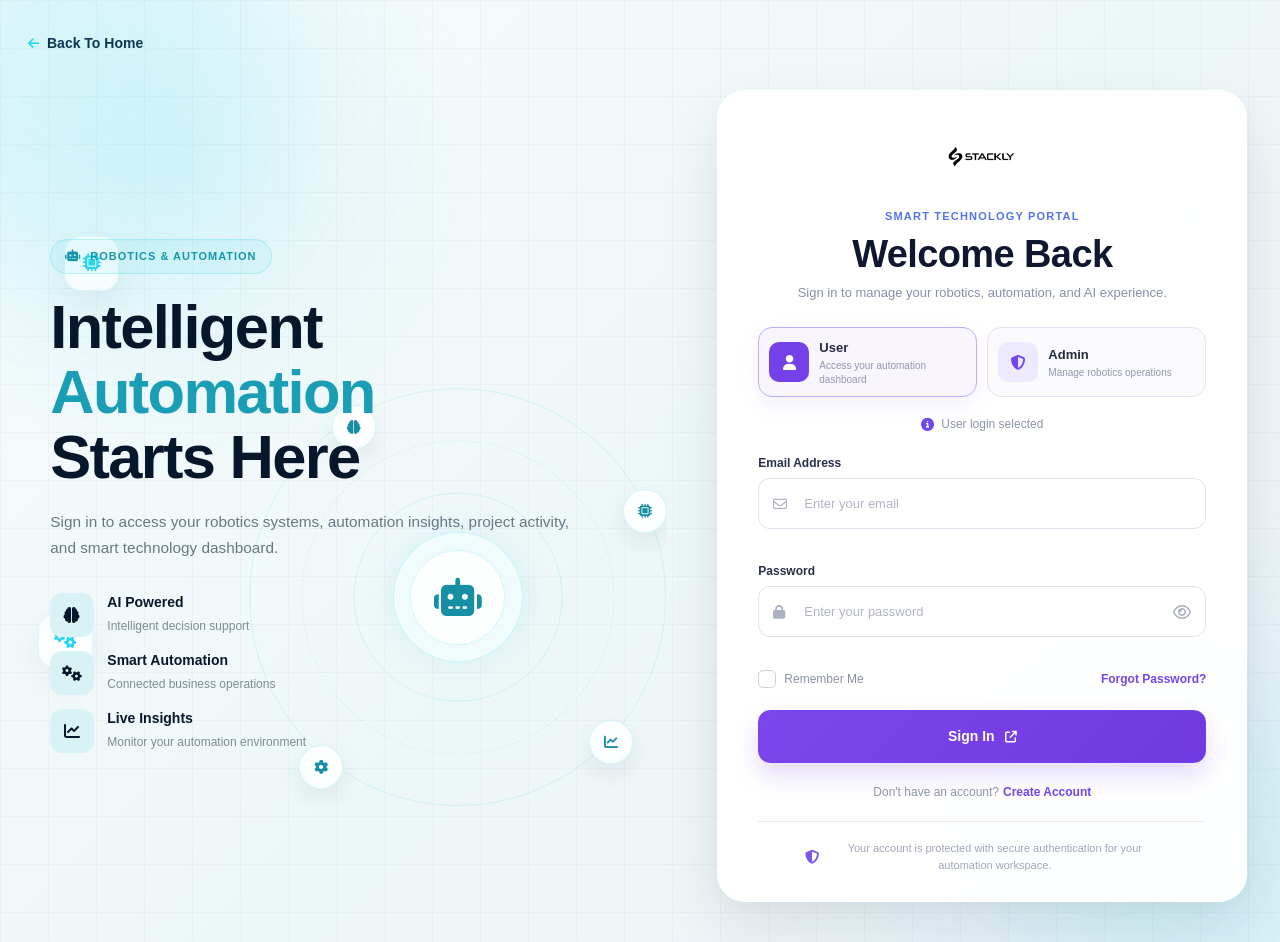
<file: login.html>
<!DOCTYPE html>
<html lang="en">
<head>
  <meta charset="UTF-8">
  <meta name="viewport" content="width=device-width, initial-scale=1.0">
  <title>Robotics & Automation | Login</title>

  <link href="https://cdn.jsdelivr.net/npm/bootstrap@5.3.3/dist/css/bootstrap.min.css" rel="stylesheet">
  <link rel="stylesheet" href="https://cdnjs.cloudflare.com/ajax/libs/font-awesome/6.7.2/css/all.min.css">
  <link rel="stylesheet" href="login.css">
</head>

<body>

  <main class="robot-login-page">
    <div class="robot-login-grid"></div>

    <div class="robot-login-glow robot-login-glow-one"></div>
    <div class="robot-login-glow robot-login-glow-two"></div>

    <a href="index.html" class="robot-login-back">
      <i class="fa-solid fa-arrow-left"></i>
      Back To Home
    </a>

    <div class="robot-login-floating robot-float-one">
      <i class="fa-solid fa-microchip"></i>
    </div>

    <div class="robot-login-floating robot-float-two">
      <i class="fa-solid fa-gears"></i>
    </div>

    <div class="robot-login-floating robot-float-three">
      <i class="fa-solid fa-network-wired"></i>
    </div>

    <div class="robot-login-layout">

      <div class="robot-login-visual">
        <div class="robot-visual-content">
          <span class="robot-visual-label">
            <i class="fa-solid fa-robot"></i>
            ROBOTICS & AUTOMATION
          </span>

          <h1>
            Intelligent
            <strong>Automation</strong>
            Starts Here
          </h1>

          <p>
            Sign in to access your robotics systems, automation insights,
            project activity, and smart technology dashboard.
          </p>

          <div class="robot-visual-features">

            <div class="robot-visual-feature">
              <div class="robot-visual-feature-icon">
                <i class="fa-solid fa-brain"></i>
              </div>
              <div>
                <h3>AI Powered</h3>
                <span>Intelligent decision support</span>
              </div>
            </div>

            <div class="robot-visual-feature">
              <div class="robot-visual-feature-icon">
                <i class="fa-solid fa-gears"></i>
              </div>
              <div>
                <h3>Smart Automation</h3>
                <span>Connected business operations</span>
              </div>
            </div>

            <div class="robot-visual-feature">
              <div class="robot-visual-feature-icon">
                <i class="fa-solid fa-chart-line"></i>
              </div>
              <div>
                <h3>Live Insights</h3>
                <span>Monitor your automation environment</span>
              </div>
            </div>

          </div>
        </div>

        <div class="robot-login-orbit">
          <div class="robot-orbit orbit-large"></div>
          <div class="robot-orbit orbit-medium"></div>
          <div class="robot-orbit orbit-small"></div>

          <div class="robot-orbit-core">
            <div class="robot-orbit-inner">
              <i class="fa-solid fa-robot"></i>
            </div>
          </div>

          <div class="robot-orbit-node orbit-node-one">
            <i class="fa-solid fa-brain"></i>
          </div>

          <div class="robot-orbit-node orbit-node-two">
            <i class="fa-solid fa-microchip"></i>
          </div>

          <div class="robot-orbit-node orbit-node-three">
            <i class="fa-solid fa-chart-line"></i>
          </div>

          <div class="robot-orbit-node orbit-node-four">
            <i class="fa-solid fa-gear"></i>
          </div>
        </div>
      </div>

      <div class="robot-login-card-wrap">

        <div class="robot-login-card">

          <div class="robot-login-brand">
            <a href="index.html">
              <img src="Assets/blacklogo.webp" alt="Stackly">
            </a>
          </div>

          <div class="robot-login-heading">
            <span>SMART TECHNOLOGY PORTAL</span>

            <h2>Welcome Back</h2>

            <p>
              Sign in to manage your robotics, automation, and AI experience.
            </p>
          </div>

          <div class="robot-role-selector">
            <button
              type="button"
              class="robot-role-card active"
              data-role="user"
            >
              <div class="robot-role-icon">
                <i class="fa-solid fa-user"></i>
              </div>

              <div>
                <strong>User</strong>
                <span>Access your automation dashboard</span>
              </div>
            </button>

            <button
              type="button"
              class="robot-role-card"
              data-role="admin"
            >
              <div class="robot-role-icon">
                <i class="fa-solid fa-shield-halved"></i>
              </div>

              <div>
                <strong>Admin</strong>
                <span>Manage robotics operations</span>
              </div>
            </button>
          </div>

          <div class="robot-selected-role" id="selectedRoleText">
            <i class="fa-solid fa-circle-info"></i>
            User login selected
          </div>

          <form id="robotLoginForm" novalidate>

            <input type="hidden" id="selectedRole" value="user">

            <div class="robot-form-group">
              <label for="loginEmail">Email Address</label>

              <div class="robot-input-box">
                <i class="fa-regular fa-envelope"></i>

                <input
                  type="email"
                  id="loginEmail"
                  placeholder="Enter your email"
                  autocomplete="email"
                >
              </div>

              <small class="robot-field-error" id="emailError"></small>
            </div>

            <div class="robot-form-group">
              <label for="loginPassword">Password</label>

              <div class="robot-input-box">
                <i class="fa-solid fa-lock"></i>

                <input
                  type="password"
                  id="loginPassword"
                  placeholder="Enter your password"
                  autocomplete="current-password"
                >

                <button
                  type="button"
                  class="robot-password-toggle"
                  id="passwordToggle"
                  aria-label="Show password"
                >
                  <i class="fa-regular fa-eye"></i>
                </button>
              </div>

              <small class="robot-field-error" id="passwordError"></small>
            </div>

            <div class="robot-form-options">
              <label class="robot-remember">
                <input type="checkbox" id="rememberMe">
                <span class="robot-custom-checkbox"></span>
                <span>Remember Me</span>
              </label>

              <a href="error.html">Forgot Password?</a>
            </div>

            <button type="submit" class="robot-login-submit">
              <span>Sign In</span>
              <i class="fa-solid fa-arrow-up-right-from-square"></i>
            </button>

            <div class="robot-login-register">
              <span>Don't have an account?</span>
              <a href="register.html">Create Account</a>
            </div>

            <div class="robot-login-security">
              <i class="fa-solid fa-shield-halved"></i>

              <p>
                Your account is protected with secure
                authentication for your automation workspace.
              </p>
            </div>

          </form>

        </div>
      </div>

    </div>
  </main>

  <script src="login.js"></script>
</body>
</html>
</file>
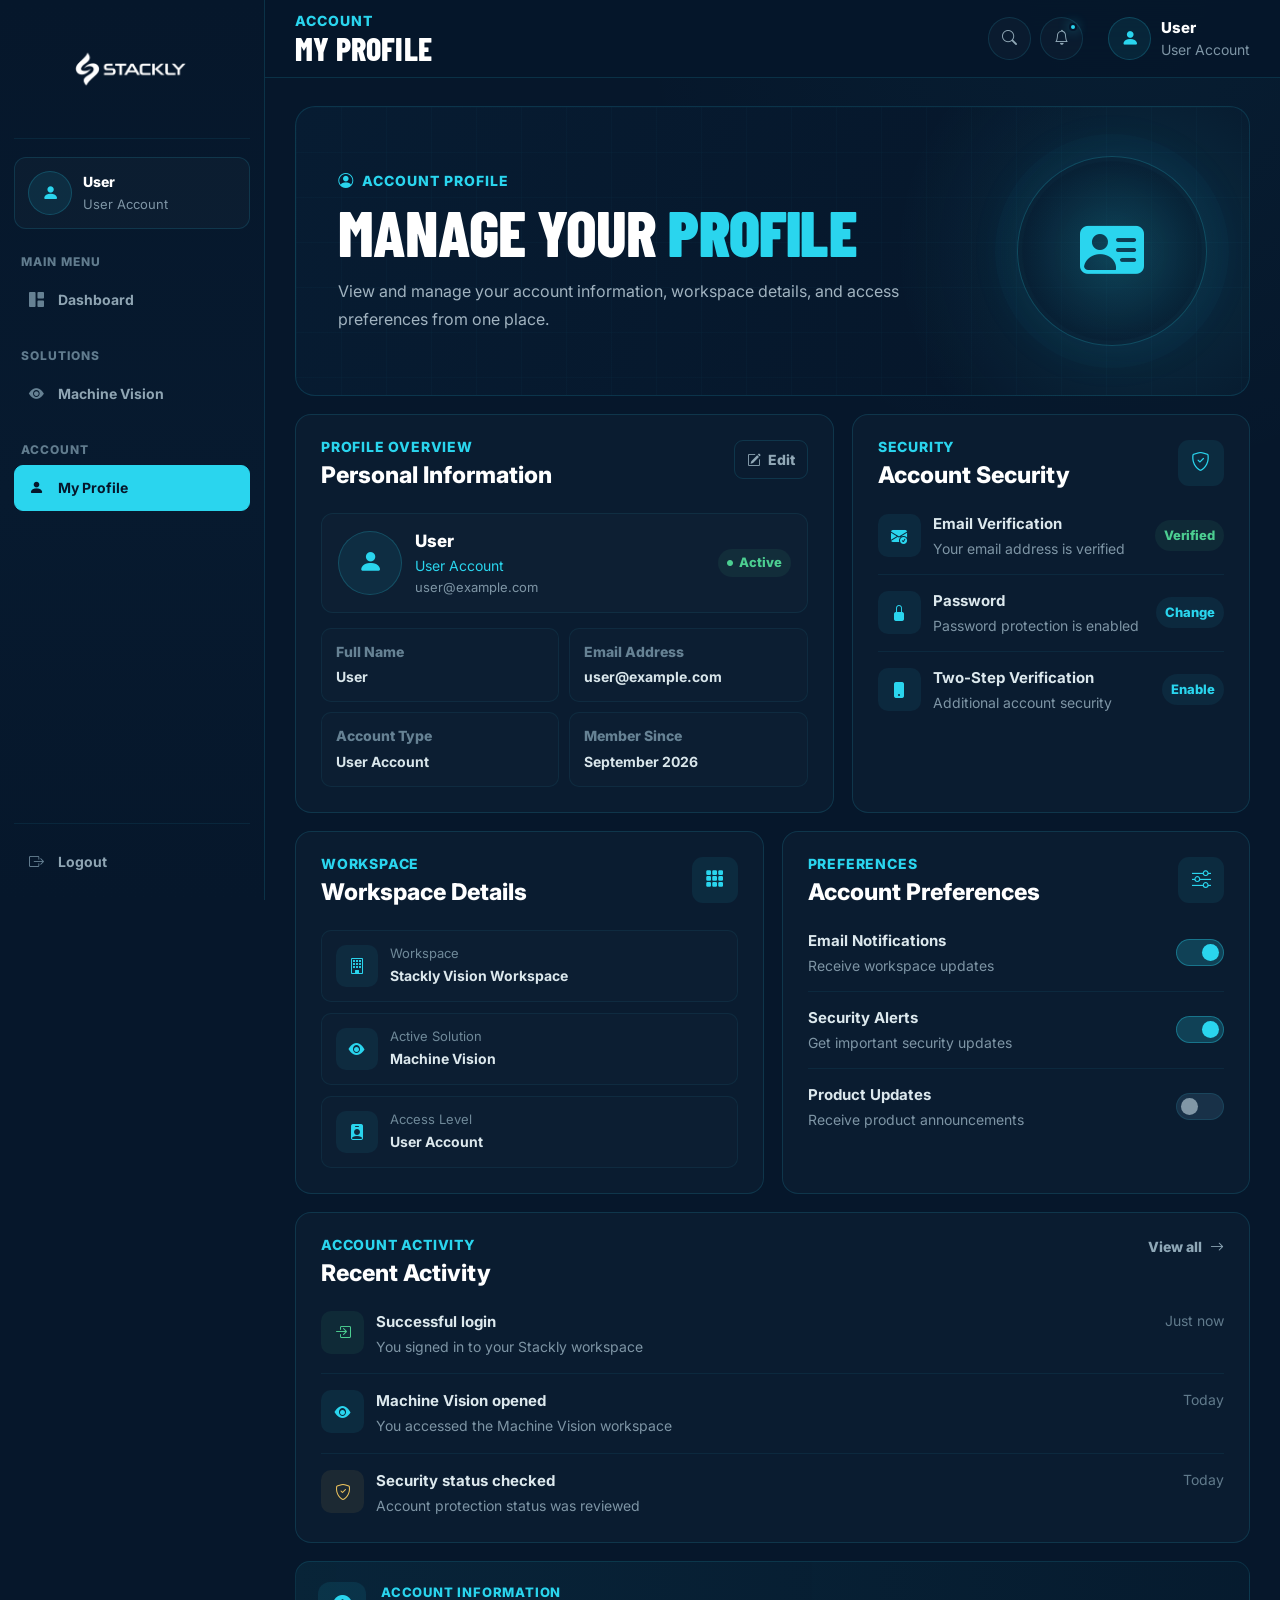
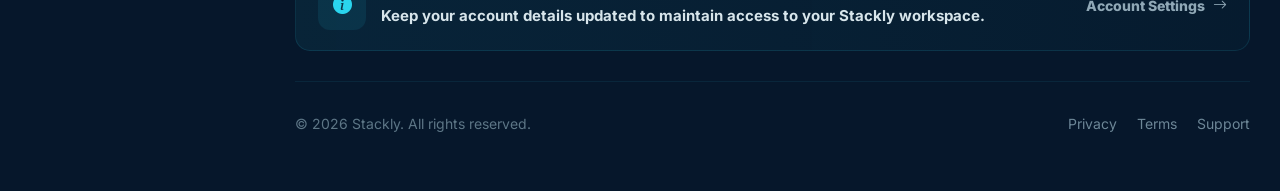
<file: myprofile.html>
<!DOCTYPE html>
<html lang="en">
<head>
    <meta charset="UTF-8">
    <meta
        name="viewport"
        content="width=device-width, initial-scale=1.0"
    >

    <title>Stackly | My Profile</title>

    <link
        rel="stylesheet"
        href="https://cdn.jsdelivr.net/npm/bootstrap@5.3.3/dist/css/bootstrap.min.css"
    >

    <link
        rel="stylesheet"
        href="https://cdn.jsdelivr.net/npm/bootstrap-icons@1.11.3/font/bootstrap-icons.min.css"
    >

    <link
        rel="stylesheet"
        href="https://fonts.googleapis.com/css2?family=Barlow+Condensed:wght@600;700;800&family=Inter:wght@400;500;600;700;800&display=swap"
    >

    <link
        rel="stylesheet"
        href="myprofile.css"
    >
</head>

<body>

    <div class="profile-shell">

        <aside
            class="dashboard-sidebar"
            id="dashboardSidebar"
        >

            <div class="sidebar-logo">
                <a href="user-dashboard.html">
                    <img
                        src="Assets/blacklogo.webp"
                        alt="Stackly"
                    >
                </a>
            </div>

            <div class="sidebar-user">

                <div class="sidebar-avatar">
                    <i class="bi bi-person-fill"></i>
                </div>

                <div class="sidebar-user-text">
                    <strong id="sidebarUserName">User</strong>
                    <span id="sidebarUserRole">User Account</span>
                </div>

            </div>

            <div class="sidebar-menu">

                <span class="sidebar-heading">
                    MAIN MENU
                </span>

                <a
                    href="user-dashboard.html"
                    class="sidebar-link"
                >
                    <i class="bi bi-grid-1x2-fill"></i>
                    <span>Dashboard</span>
                </a>

            </div>

            <div class="sidebar-menu">

                <span class="sidebar-heading">
                    SOLUTIONS
                </span>

                <a
                    href="machine-vision.html"
                    class="sidebar-link"
                >
                    <i class="bi bi-eye-fill"></i>
                    <span>Machine Vision</span>
                </a>

            </div>

            <div class="sidebar-menu">

                <span class="sidebar-heading">
                    ACCOUNT
                </span>

                <a
                    href="myprofile.html"
                    class="sidebar-link active"
                >
                    <i class="bi bi-person-fill"></i>
                    <span>My Profile</span>
                </a>

            </div>

            <div class="sidebar-bottom">

                <a
                    href="login.html"
                    class="sidebar-link logout-link"
                    id="logoutButton"
                >
                    <i class="bi bi-box-arrow-right"></i>
                    <span>Logout</span>
                </a>

            </div>

        </aside>

        <div
            class="sidebar-overlay"
            id="sidebarOverlay"
        ></div>

        <main class="profile-main">

            <header class="dashboard-header">

                <div class="header-left">

                    <button
                        type="button"
                        class="mobile-menu-button"
                        id="mobileMenuButton"
                        aria-label="Open navigation"
                        aria-expanded="false"
                    >
                        <i class="bi bi-list"></i>
                    </button>

                    <a
                        href="user-dashboard.html"
                        class="mobile-brand"
                    >
                        <img
                            src="Assets/blacklogo.webp"
                            alt="Stackly"
                        >
                    </a>

                    <div class="desktop-page-heading">

                        <span>
                            ACCOUNT
                        </span>

                        <h1>
                            My Profile
                        </h1>

                    </div>

                </div>

                <div class="header-right">

                    <a
                        href="error.html"
                        class="header-icon-button"
                        aria-label="Search"
                    >
                        <i class="bi bi-search"></i>
                    </a>

                    <a
                        href="error.html"
                        class="header-icon-button notification-button"
                        aria-label="Notifications"
                    >
                        <i class="bi bi-bell"></i>
                        <span></span>
                    </a>

                    <a
                        href="myprofile.html"
                        class="header-user"
                    >

                        <div class="header-user-avatar">
                            <i class="bi bi-person-fill"></i>
                        </div>

                        <div class="header-user-copy">

                            <strong id="headerUserName">
                                User
                            </strong>

                            <small id="headerUserRole">
                                User Account
                            </small>

                        </div>

                    </a>

                </div>

            </header>

            <div class="profile-content">

                <section class="profile-hero">

                    <div class="profile-hero-copy">

                        <span class="profile-eyebrow">
                            <i class="bi bi-person-circle"></i>
                            ACCOUNT PROFILE
                        </span>

                        <h2>
                            Manage Your
                            <strong>Profile</strong>
                        </h2>

                        <p>
                            View and manage your account information,
                            workspace details, and access preferences
                            from one place.
                        </p>

                    </div>

                    <div class="profile-hero-icon">
                        <i class="bi bi-person-vcard-fill"></i>
                    </div>

                </section>

                <section class="profile-grid">

                    <div class="profile-card profile-overview-card">

                        <div class="card-heading">

                            <div>
                                <span>
                                    PROFILE OVERVIEW
                                </span>

                                <h3>
                                    Personal Information
                                </h3>
                            </div>

                            <button
                                type="button"
                                class="edit-button"
                                id="editProfileButton"
                            >
                                <i class="bi bi-pencil-square"></i>
                                Edit
                            </button>

                        </div>

                        <div class="profile-user-banner">

                            <div class="large-profile-avatar">
                                <i class="bi bi-person-fill"></i>
                            </div>

                            <div class="profile-user-details">

                                <strong id="profileUserName">
                                    User
                                </strong>

                                <span id="profileUserRole">
                                    User Account
                                </span>

                                <small id="profileUserEmail">
                                    user@example.com
                                </small>

                            </div>

                            <span class="account-status">
                                <i class="bi bi-circle-fill"></i>
                                Active
                            </span>

                        </div>

                        <div class="profile-fields">

                            <div class="profile-field">
                                <span>Full Name</span>
                                <strong id="fullNameField">
                                    User
                                </strong>
                            </div>

                            <div class="profile-field">
                                <span>Email Address</span>
                                <strong id="emailField">
                                    user@example.com
                                </strong>
                            </div>

                            <div class="profile-field">
                                <span>Account Type</span>
                                <strong id="roleField">
                                    User Account
                                </strong>
                            </div>

                            <div class="profile-field">
                                <span>Member Since</span>
                                <strong>
                                    September 2026
                                </strong>
                            </div>

                        </div>

                    </div>

                    <div class="profile-card account-security-card">

                        <div class="card-heading">

                            <div>
                                <span>
                                    SECURITY
                                </span>

                                <h3>
                                    Account Security
                                </h3>
                            </div>

                            <div class="security-icon">
                                <i class="bi bi-shield-check"></i>
                            </div>

                        </div>

                        <div class="security-list">

                            <div class="security-item">

                                <div class="security-item-icon">
                                    <i class="bi bi-envelope-check-fill"></i>
                                </div>

                                <div class="security-item-copy">

                                    <strong>
                                        Email Verification
                                    </strong>

                                    <span>
                                        Your email address is verified
                                    </span>

                                </div>

                                <span class="verified-badge">
                                    Verified
                                </span>

                            </div>

                            <div class="security-item">

                                <div class="security-item-icon">
                                    <i class="bi bi-lock-fill"></i>
                                </div>

                                <div class="security-item-copy">

                                    <strong>
                                        Password
                                    </strong>

                                    <span>
                                        Password protection is enabled
                                    </span>

                                </div>

                                <a
                                    href="error.html"
                                    class="security-action"
                                >
                                    Change
                                </a>

                            </div>

                            <div class="security-item">

                                <div class="security-item-icon">
                                    <i class="bi bi-phone-fill"></i>
                                </div>

                                <div class="security-item-copy">

                                    <strong>
                                        Two-Step Verification
                                    </strong>

                                    <span>
                                        Additional account security
                                    </span>

                                </div>

                                <a
                                    href="error.html"
                                    class="security-action"
                                >
                                    Enable
                                </a>

                            </div>

                        </div>

                    </div>

                </section>

                <section class="profile-grid secondary-profile-grid">

                    <div class="profile-card workspace-card">

                        <div class="card-heading">

                            <div>
                                <span>
                                    WORKSPACE
                                </span>

                                <h3>
                                    Workspace Details
                                </h3>
                            </div>

                            <div class="section-icon">
                                <i class="bi bi-grid-3x3-gap-fill"></i>
                            </div>

                        </div>

                        <div class="workspace-list">

                            <div class="workspace-row">

                                <div class="workspace-row-icon">
                                    <i class="bi bi-building"></i>
                                </div>

                                <div>
                                    <span>
                                        Workspace
                                    </span>

                                    <strong>
                                        Stackly Vision Workspace
                                    </strong>
                                </div>

                            </div>

                            <div class="workspace-row">

                                <div class="workspace-row-icon">
                                    <i class="bi bi-eye-fill"></i>
                                </div>

                                <div>
                                    <span>
                                        Active Solution
                                    </span>

                                    <strong>
                                        Machine Vision
                                    </strong>

                                </div>

                            </div>

                            <div class="workspace-row">

                                <div class="workspace-row-icon">
                                    <i class="bi bi-person-badge-fill"></i>
                                </div>

                                <div>
                                    <span>
                                        Access Level
                                    </span>

                                    <strong id="workspaceRole">
                                        User Account
                                    </strong>

                                </div>

                            </div>

                        </div>

                    </div>

                    <div class="profile-card preferences-card">

                        <div class="card-heading">

                            <div>
                                <span>
                                    PREFERENCES
                                </span>

                                <h3>
                                    Account Preferences
                                </h3>
                            </div>

                            <div class="section-icon">
                                <i class="bi bi-sliders"></i>
                            </div>

                        </div>

                        <div class="preference-list">

                            <div class="preference-row">

                                <div class="preference-copy">
                                    <strong>
                                        Email Notifications
                                    </strong>

                                    <span>
                                        Receive workspace updates
                                    </span>
                                </div>

                                <label class="toggle">
                                    <input
                                        type="checkbox"
                                        id="emailNotifications"
                                        checked
                                    >
                                    <span></span>
                                </label>

                            </div>

                            <div class="preference-row">

                                <div class="preference-copy">
                                    <strong>
                                        Security Alerts
                                    </strong>

                                    <span>
                                        Get important security updates
                                    </span>
                                </div>

                                <label class="toggle">
                                    <input
                                        type="checkbox"
                                        id="securityAlerts"
                                        checked
                                    >
                                    <span></span>
                                </label>

                            </div>

                            <div class="preference-row">

                                <div class="preference-copy">
                                    <strong>
                                        Product Updates
                                    </strong>

                                    <span>
                                        Receive product announcements
                                    </span>
                                </div>

                                <label class="toggle">
                                    <input
                                        type="checkbox"
                                        id="productUpdates"
                                    >
                                    <span></span>
                                </label>

                            </div>

                        </div>

                    </div>

                </section>

                <section class="profile-card activity-card">

                    <div class="card-heading">

                        <div>
                            <span>
                                ACCOUNT ACTIVITY
                            </span>

                            <h3>
                                Recent Activity
                            </h3>
                        </div>

                        <a
                            href="error.html"
                            class="card-link"
                        >
                            View all
                            <i class="bi bi-arrow-right"></i>
                        </a>

                    </div>

                    <div class="activity-list">

                        <div class="activity-row">

                            <div class="activity-icon login">
                                <i class="bi bi-box-arrow-in-right"></i>
                            </div>

                            <div class="activity-copy">

                                <strong>
                                    Successful login
                                </strong>

                                <span>
                                    You signed in to your Stackly workspace
                                </span>

                            </div>

                            <small>
                                Just now
                            </small>

                        </div>

                        <div class="activity-row">

                            <div class="activity-icon vision">
                                <i class="bi bi-eye-fill"></i>
                            </div>

                            <div class="activity-copy">

                                <strong>
                                    Machine Vision opened
                                </strong>

                                <span>
                                    You accessed the Machine Vision workspace
                                </span>

                            </div>

                            <small>
                                Today
                            </small>

                        </div>

                        <div class="activity-row">

                            <div class="activity-icon security">
                                <i class="bi bi-shield-check"></i>
                            </div>

                            <div class="activity-copy">

                                <strong>
                                    Security status checked
                                </strong>

                                <span>
                                    Account protection status was reviewed
                                </span>

                            </div>

                            <small>
                                Today
                            </small>

                        </div>

                    </div>

                </section>

                <section class="profile-note">

                    <div class="note-icon">
                        <i class="bi bi-info-circle-fill"></i>
                    </div>

                    <div class="note-copy">

                        <span>
                            ACCOUNT INFORMATION
                        </span>

                        <strong>
                            Keep your account details updated to maintain
                            access to your Stackly workspace.
                        </strong>

                    </div>

                    <a
                        href="error.html"
                        class="note-link"
                    >
                        Account Settings
                        <i class="bi bi-arrow-right"></i>
                    </a>

                </section>

                <footer class="dashboard-footer">

                    <span>
                        © 2026 Stackly. All rights reserved.
                    </span>

                    <div>

                        <a href="error.html">
                            Privacy
                        </a>

                        <a href="error.html">
                            Terms
                        </a>

                        <a href="error.html">
                            Support
                        </a>

                    </div>

                </footer>

            </div>

        </main>

    </div>

    <script src="myprofile.js"></script>

</body>
</html>
</file>
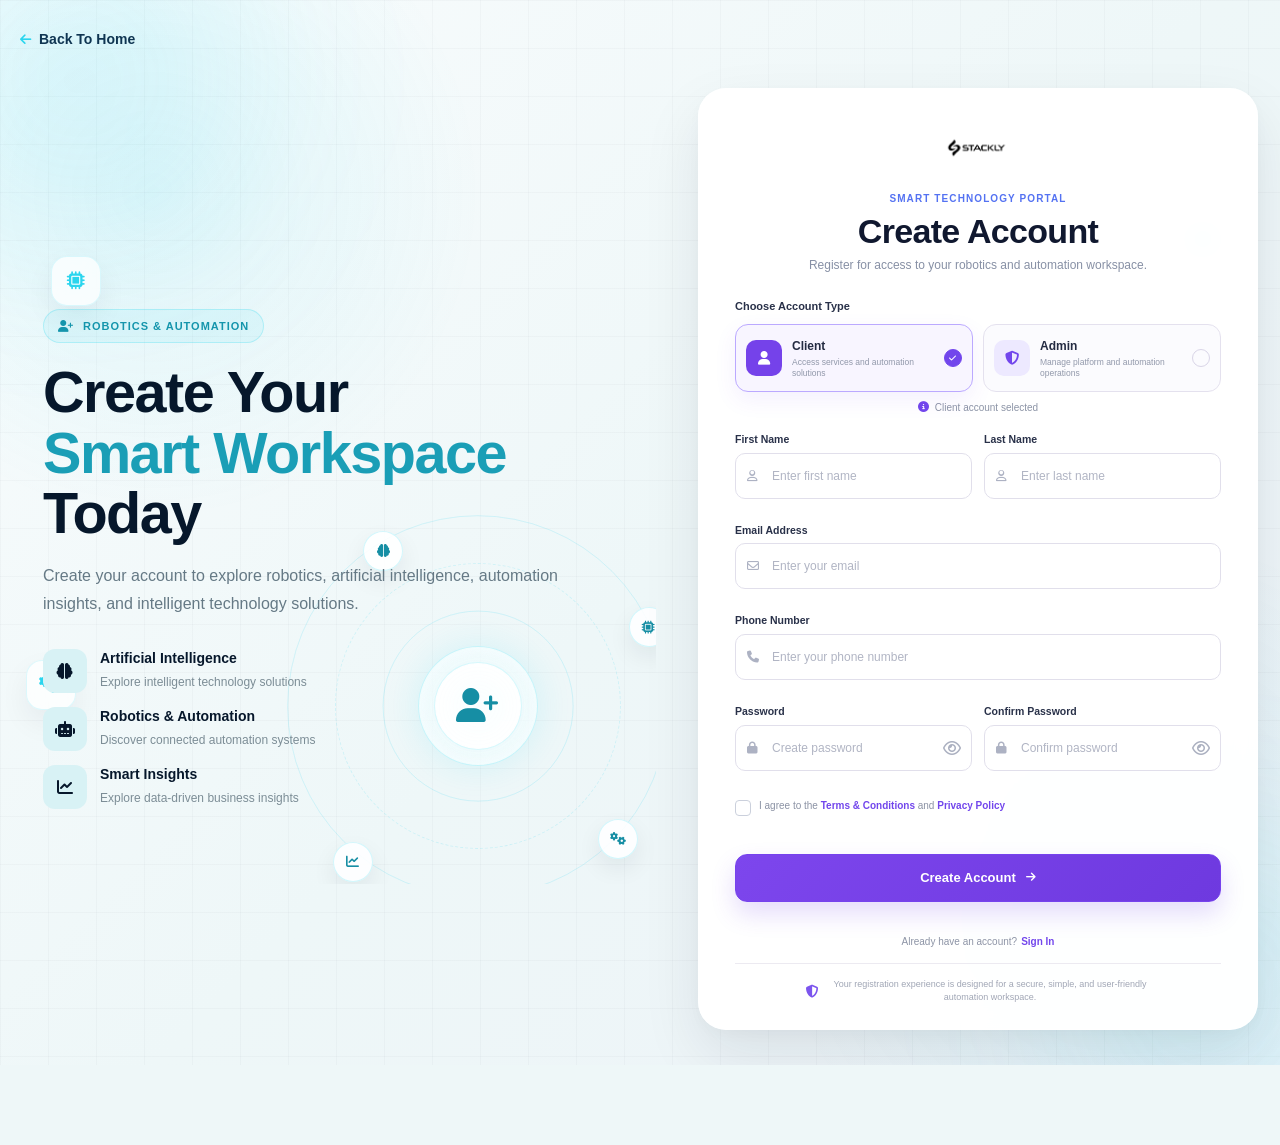
<file: register.html>
<!DOCTYPE html>
<html lang="en">
<head>
  <meta charset="UTF-8">
  <meta name="viewport" content="width=device-width, initial-scale=1.0">

  <title>Robotics & Automation | Register</title>

  <link
    href="https://cdn.jsdelivr.net/npm/bootstrap@5.3.3/dist/css/bootstrap.min.css"
    rel="stylesheet"
  >

  <link
    rel="stylesheet"
    href="https://cdnjs.cloudflare.com/ajax/libs/font-awesome/6.7.2/css/all.min.css"
  >

  <link rel="stylesheet" href="register.css">
</head>

<body>

  <main class="robot-register-page">

    <div class="robot-register-grid"></div>

    <div class="robot-register-glow robot-register-glow-one"></div>
    <div class="robot-register-glow robot-register-glow-two"></div>

    <a href="index.html" class="robot-register-back">
      <i class="fa-solid fa-arrow-left"></i>
      <span>Back To Home</span>
    </a>

    <div class="robot-register-floating register-float-one">
      <i class="fa-solid fa-microchip"></i>
    </div>

    <div class="robot-register-floating register-float-two">
      <i class="fa-solid fa-gears"></i>
    </div>

    <div class="robot-register-floating register-float-three">
      <i class="fa-solid fa-robot"></i>
    </div>

    <div class="robot-register-layout">

      <section class="robot-register-visual">

        <div class="robot-register-visual-content">

          <span class="robot-register-visual-label">
            <i class="fa-solid fa-user-plus"></i>
            ROBOTICS &amp; AUTOMATION
          </span>

          <h1>
            Create Your
            <strong>Smart Workspace</strong>
            Today
          </h1>

          <p>
            Create your account to explore robotics, artificial intelligence,
            automation insights, and intelligent technology solutions.
          </p>

          <div class="robot-register-features">

            <div class="robot-register-feature">
              <div class="robot-register-feature-icon">
                <i class="fa-solid fa-brain"></i>
              </div>

              <div>
                <h3>Artificial Intelligence</h3>
                <span>Explore intelligent technology solutions</span>
              </div>
            </div>

            <div class="robot-register-feature">
              <div class="robot-register-feature-icon">
                <i class="fa-solid fa-robot"></i>
              </div>

              <div>
                <h3>Robotics &amp; Automation</h3>
                <span>Discover connected automation systems</span>
              </div>
            </div>

            <div class="robot-register-feature">
              <div class="robot-register-feature-icon">
                <i class="fa-solid fa-chart-line"></i>
              </div>

              <div>
                <h3>Smart Insights</h3>
                <span>Explore data-driven business insights</span>
              </div>
            </div>

          </div>

        </div>

        <div class="robot-register-orbit">

          <div class="register-orbit register-orbit-large"></div>
          <div class="register-orbit register-orbit-medium"></div>
          <div class="register-orbit register-orbit-small"></div>

          <div class="robot-register-core">
            <div class="robot-register-core-inner">
              <i class="fa-solid fa-user-plus"></i>
            </div>
          </div>

          <div class="robot-register-node register-node-one">
            <i class="fa-solid fa-brain"></i>
          </div>

          <div class="robot-register-node register-node-two">
            <i class="fa-solid fa-microchip"></i>
          </div>

          <div class="robot-register-node register-node-three">
            <i class="fa-solid fa-gears"></i>
          </div>

          <div class="robot-register-node register-node-four">
            <i class="fa-solid fa-chart-line"></i>
          </div>

        </div>

      </section>

      <section class="robot-register-card-wrap">

        <div class="robot-register-card">

          <div class="robot-register-brand">
            <a href="index.html">
              <img src="Assets/blacklogo.webp" alt="Stackly">
            </a>
          </div>

          <div class="robot-register-heading">

            <span>SMART TECHNOLOGY PORTAL</span>

            <h2>Create Account</h2>

            <p>
              Register for access to your robotics and automation workspace.
            </p>

          </div>

          <form id="robotRegisterForm" novalidate>

            <div class="robot-register-role-heading">
              <label>Choose Account Type</label>
            </div>

            <div class="robot-register-role-selector">

              <button
                type="button"
                class="robot-register-role active"
                data-role="client"
              >
                <span class="robot-register-role-icon">
                  <i class="fa-solid fa-user"></i>
                </span>

                <span class="robot-register-role-content">
                  <strong>Client</strong>
                  <small>
                    Access services and automation solutions
                  </small>
                </span>

                <span class="robot-register-role-check">
                  <i class="fa-solid fa-check"></i>
                </span>
              </button>

              <button
                type="button"
                class="robot-register-role"
                data-role="admin"
              >
                <span class="robot-register-role-icon">
                  <i class="fa-solid fa-shield-halved"></i>
                </span>

                <span class="robot-register-role-content">
                  <strong>Admin</strong>
                  <small>
                    Manage platform and automation operations
                  </small>
                </span>

                <span class="robot-register-role-check">
                  <i class="fa-solid fa-check"></i>
                </span>
              </button>

            </div>

            <input
              type="hidden"
              id="registerRole"
              value="client"
            >

            <div
              class="robot-register-role-status"
              id="registerRoleStatus"
            >
              <i class="fa-solid fa-circle-info"></i>
              Client account selected
            </div>

            <div class="robot-register-form-row">

              <div class="robot-register-form-group">

                <label for="registerFirstName">
                  First Name
                </label>

                <div class="robot-register-input">

                  <i class="fa-regular fa-user"></i>

                  <input
                    type="text"
                    id="registerFirstName"
                    placeholder="Enter first name"
                    autocomplete="given-name"
                  >

                </div>

                <small id="firstNameError"></small>

              </div>

              <div class="robot-register-form-group">

                <label for="registerLastName">
                  Last Name
                </label>

                <div class="robot-register-input">

                  <i class="fa-regular fa-user"></i>

                  <input
                    type="text"
                    id="registerLastName"
                    placeholder="Enter last name"
                    autocomplete="family-name"
                  >

                </div>

                <small id="lastNameError"></small>

              </div>

            </div>

            <div class="robot-register-form-group">

              <label for="registerEmail">
                Email Address
              </label>

              <div class="robot-register-input">

                <i class="fa-regular fa-envelope"></i>

                <input
                  type="email"
                  id="registerEmail"
                  placeholder="Enter your email"
                  autocomplete="email"
                >

              </div>

              <small id="registerEmailError"></small>

            </div>

            <div class="robot-register-form-group">

              <label for="registerPhone">
                Phone Number
              </label>

              <div class="robot-register-input">

                <i class="fa-solid fa-phone"></i>

                <input
                  type="tel"
                  id="registerPhone"
                  placeholder="Enter your phone number"
                  autocomplete="tel"
                >

              </div>

              <small id="registerPhoneError"></small>

            </div>

            <div class="robot-register-form-row">

              <div class="robot-register-form-group">

                <label for="registerPassword">
                  Password
                </label>

                <div class="robot-register-input">

                  <i class="fa-solid fa-lock"></i>

                  <input
                    type="password"
                    id="registerPassword"
                    placeholder="Create password"
                    autocomplete="new-password"
                  >

                  <button
                    type="button"
                    class="robot-register-password-toggle"
                    id="registerPasswordToggle"
                    aria-label="Show password"
                  >
                    <i class="fa-regular fa-eye"></i>
                  </button>

                </div>

                <small id="registerPasswordError"></small>

              </div>

              <div class="robot-register-form-group">

                <label for="registerConfirmPassword">
                  Confirm Password
                </label>

                <div class="robot-register-input">

                  <i class="fa-solid fa-lock"></i>

                  <input
                    type="password"
                    id="registerConfirmPassword"
                    placeholder="Confirm password"
                    autocomplete="new-password"
                  >

                  <button
                    type="button"
                    class="robot-register-password-toggle"
                    id="registerConfirmPasswordToggle"
                    aria-label="Show password"
                  >
                    <i class="fa-regular fa-eye"></i>
                  </button>

                </div>

                <small id="registerConfirmPasswordError"></small>

              </div>

            </div>

            <div class="robot-register-terms">

              <label>

                <input
                  type="checkbox"
                  id="registerTerms"
                >

                <span class="robot-register-checkbox"></span>

                <span class="robot-register-terms-text">
                  I agree to the
                  <a href="error.html">Terms &amp; Conditions</a>
                  and
                  <a href="error.html">Privacy Policy</a>
                </span>

              </label>

              <small id="termsError"></small>

            </div>

            <a
              href="login.html"
              class="robot-register-submit"
              id="registerCreateAccount"
            >
              <span>Create Account</span>
              <i class="fa-solid fa-arrow-right"></i>
            </a>

            <div
              class="robot-register-status"
              id="robotRegisterStatus"
            ></div>

            <div class="robot-register-login">

              <span>Already have an account?</span>

              <a href="login.html">
                Sign In
              </a>

            </div>

            <div class="robot-register-security">

              <i class="fa-solid fa-shield-halved"></i>

              <p>
                Your registration experience is designed for a secure,
                simple, and user-friendly automation workspace.
              </p>

            </div>

          </form>

        </div>

      </section>

    </div>

  </main>

  <script src="register.js"></script>

</body>
</html>
</file>
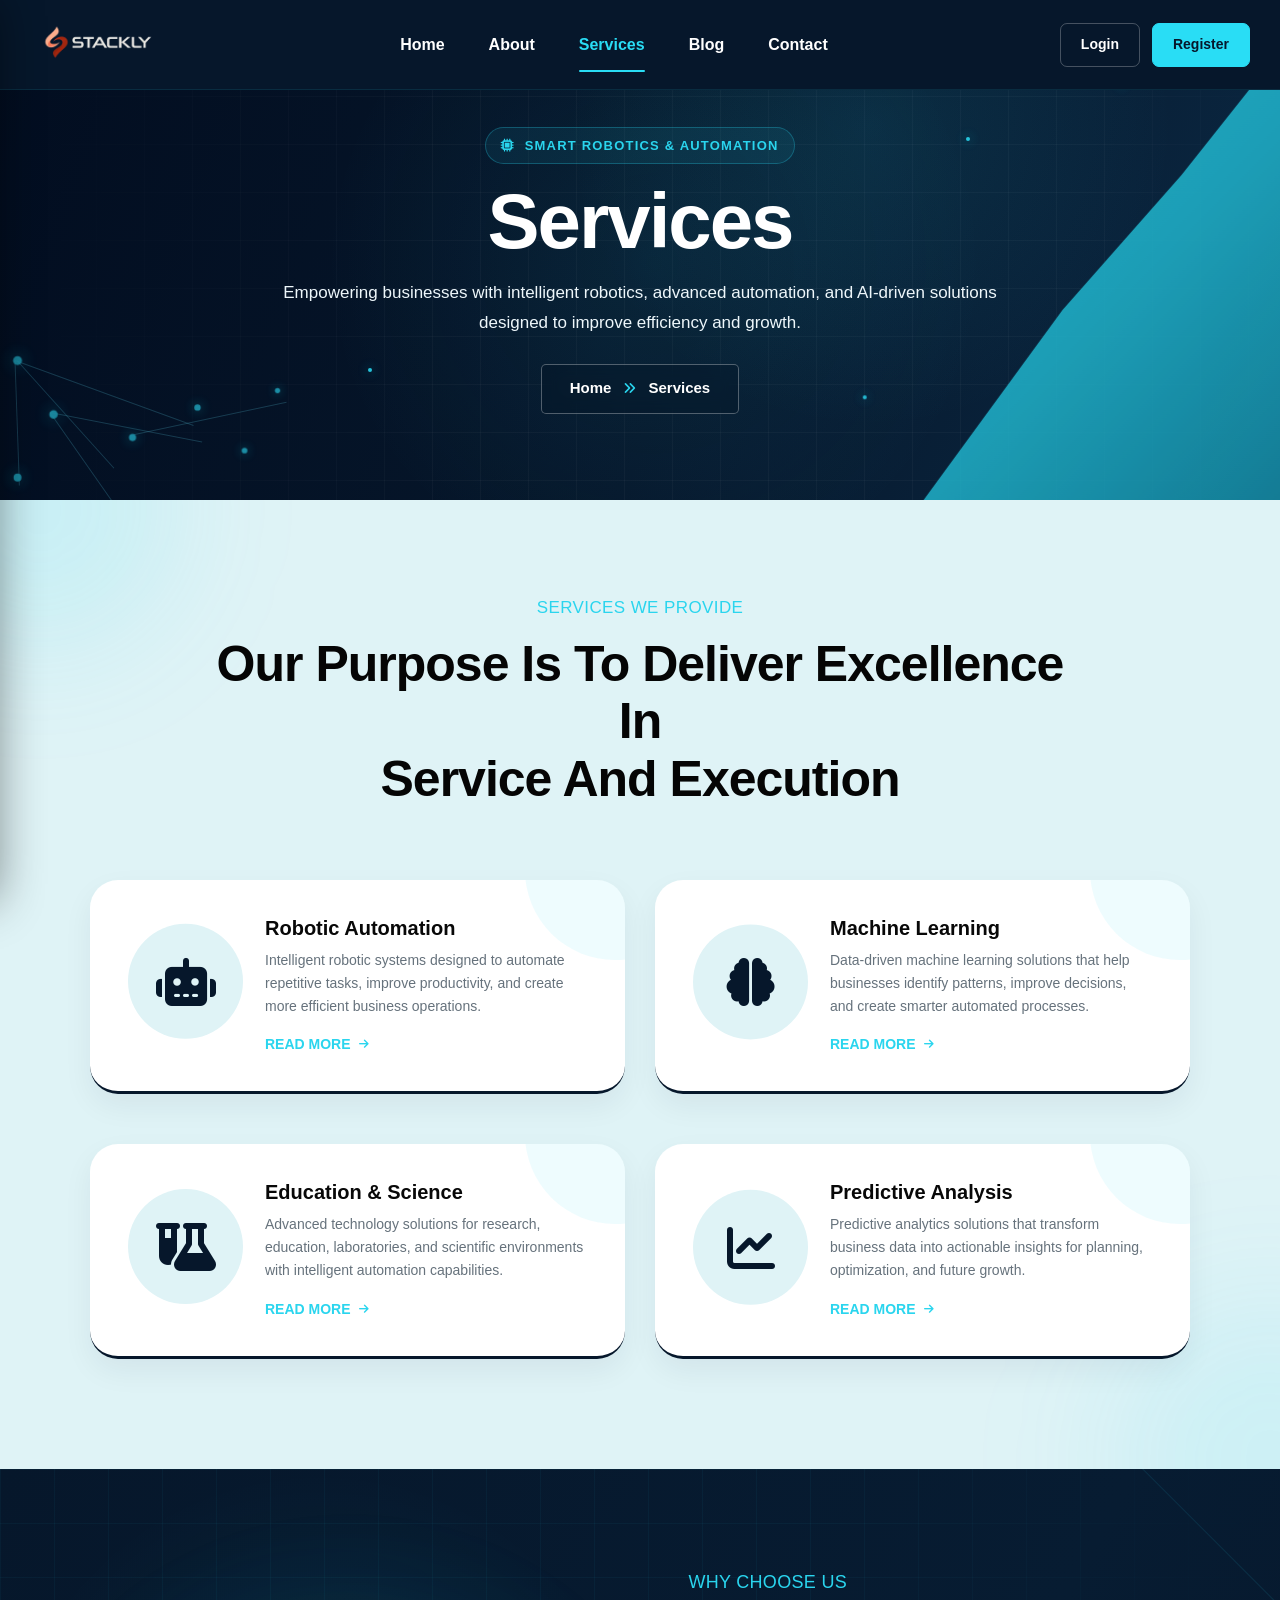
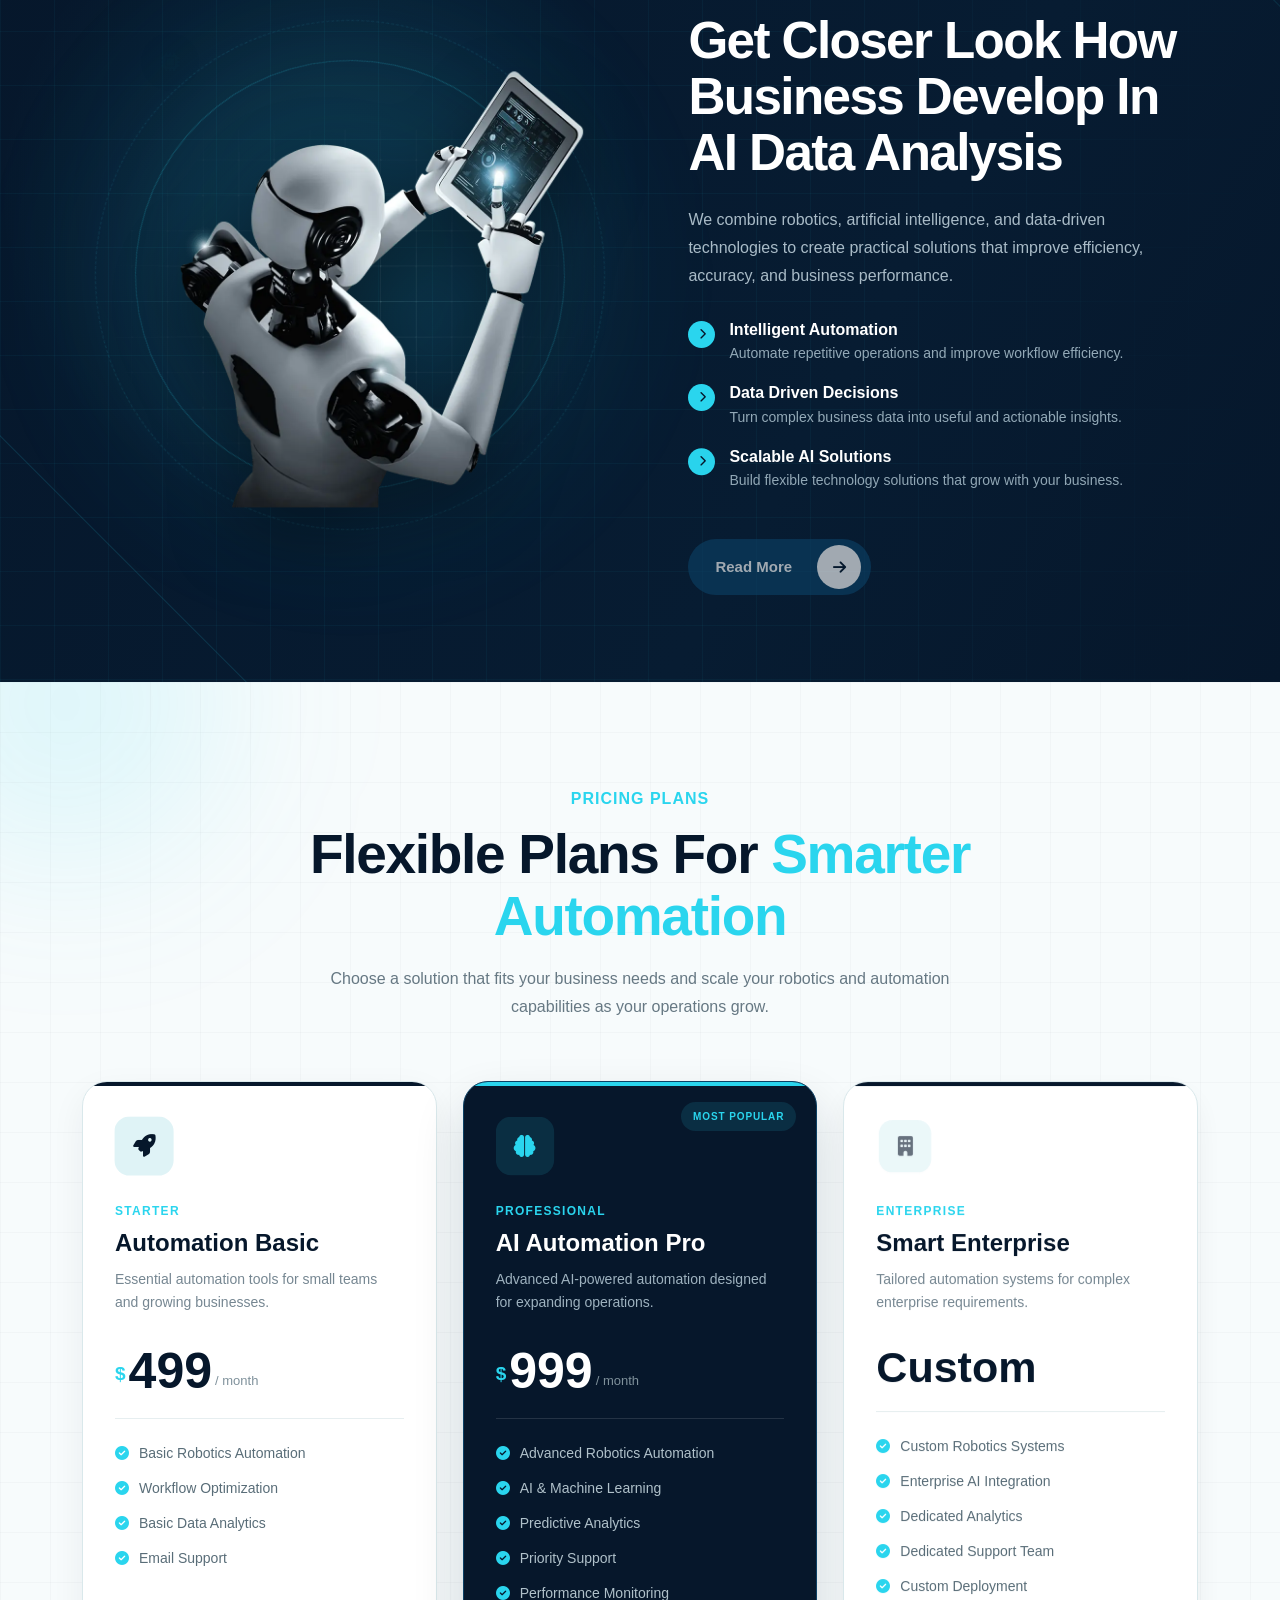
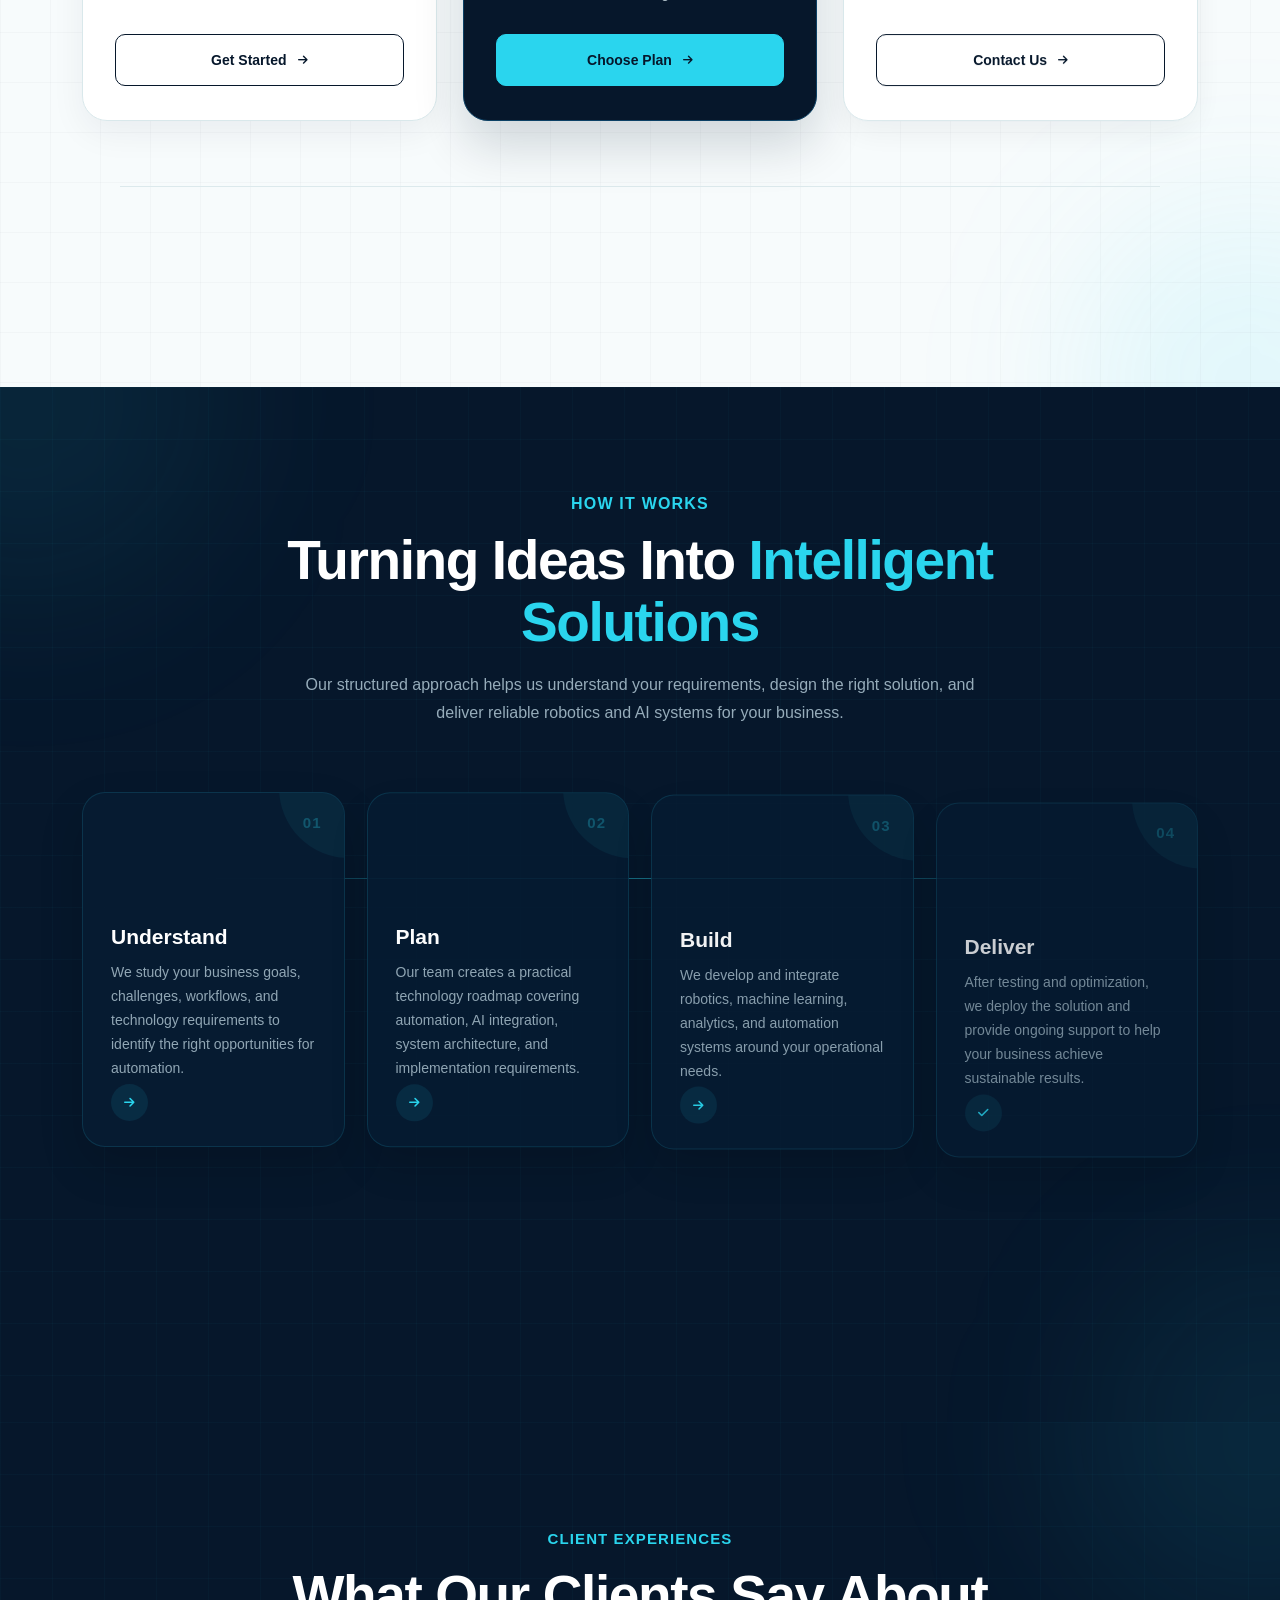
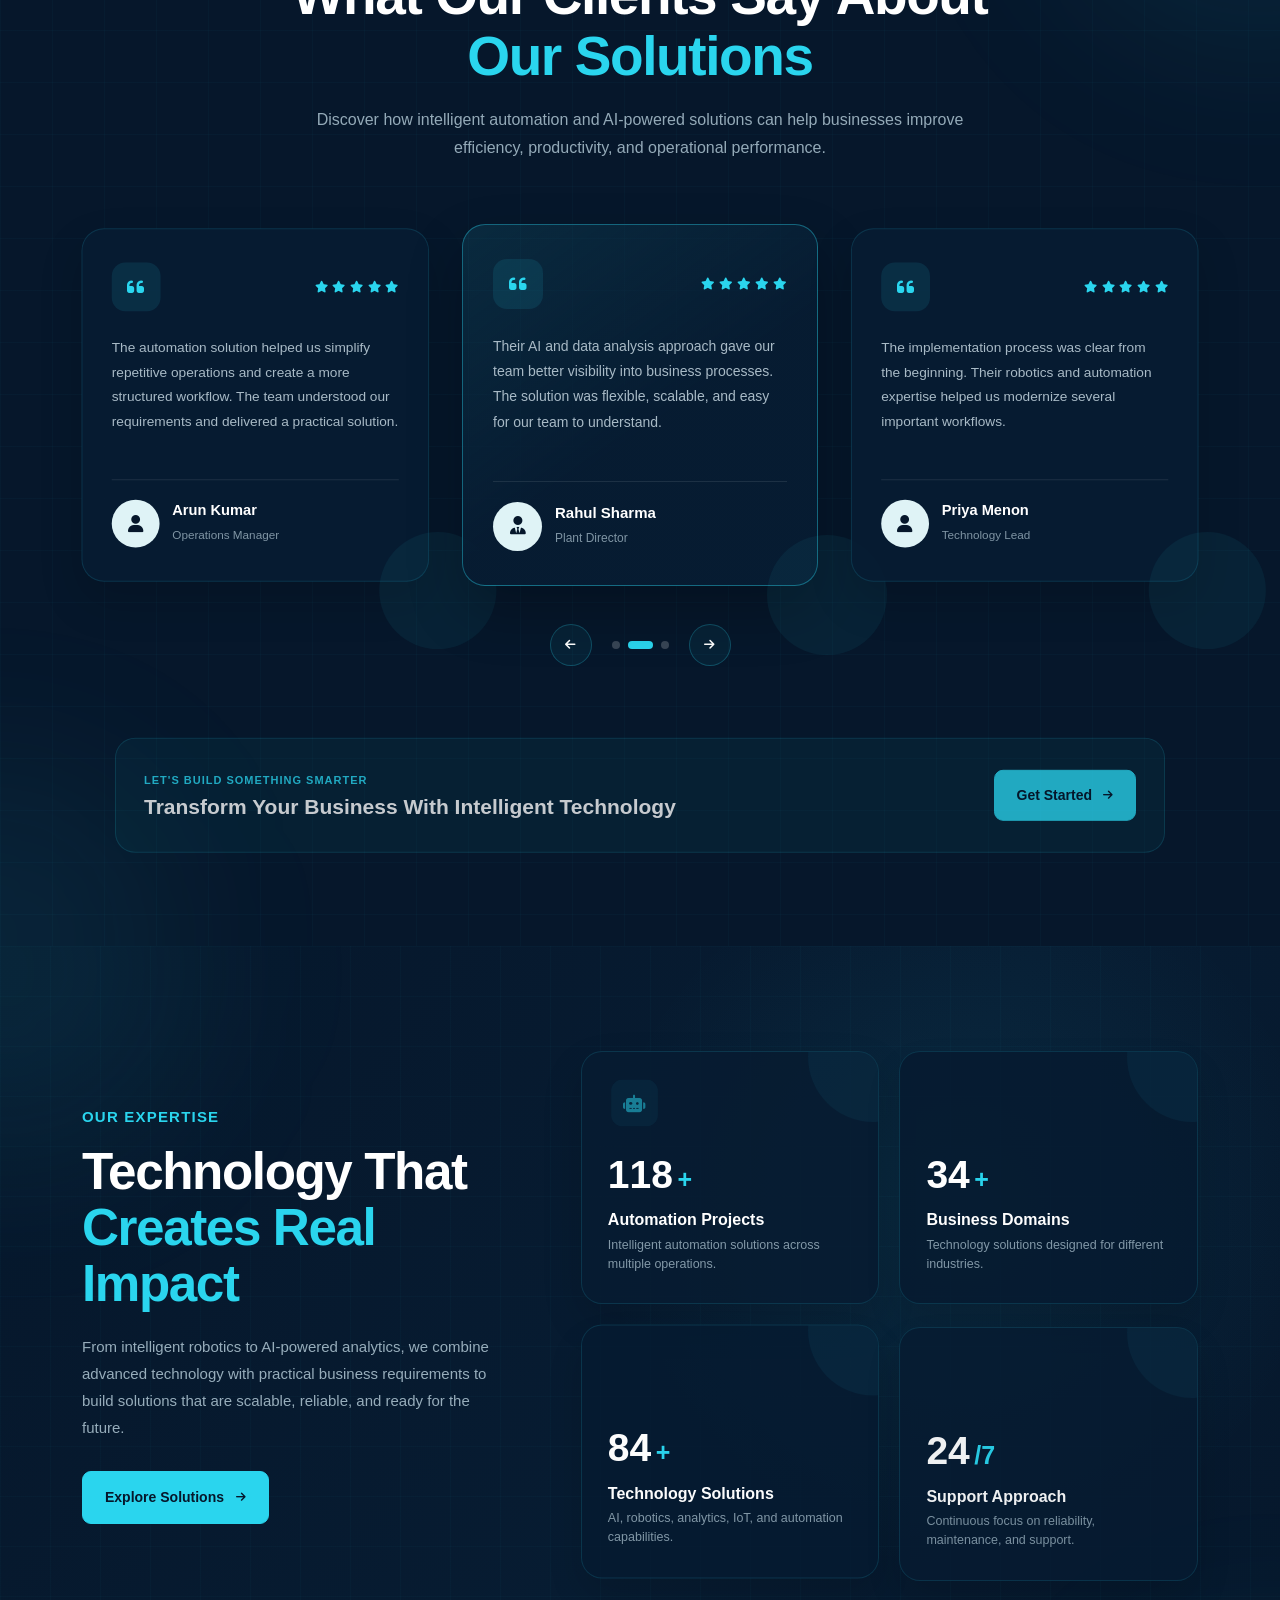
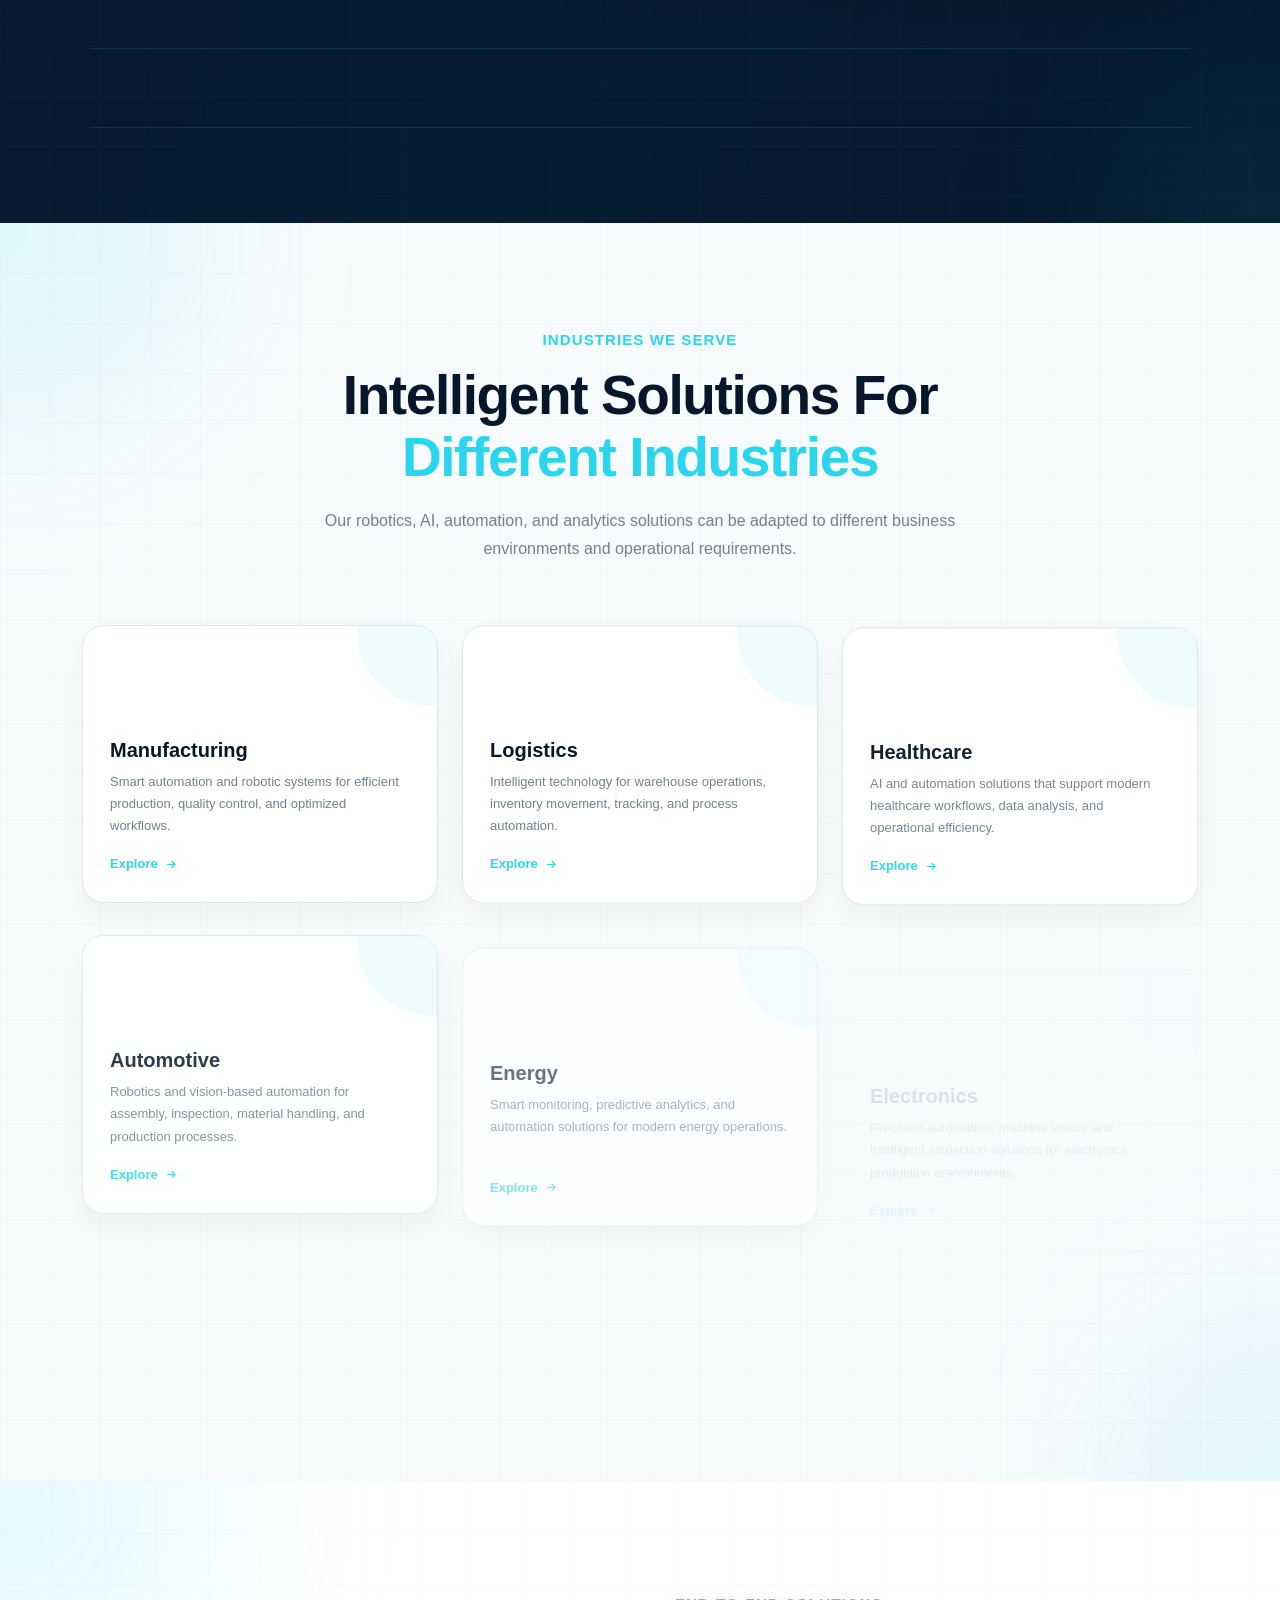
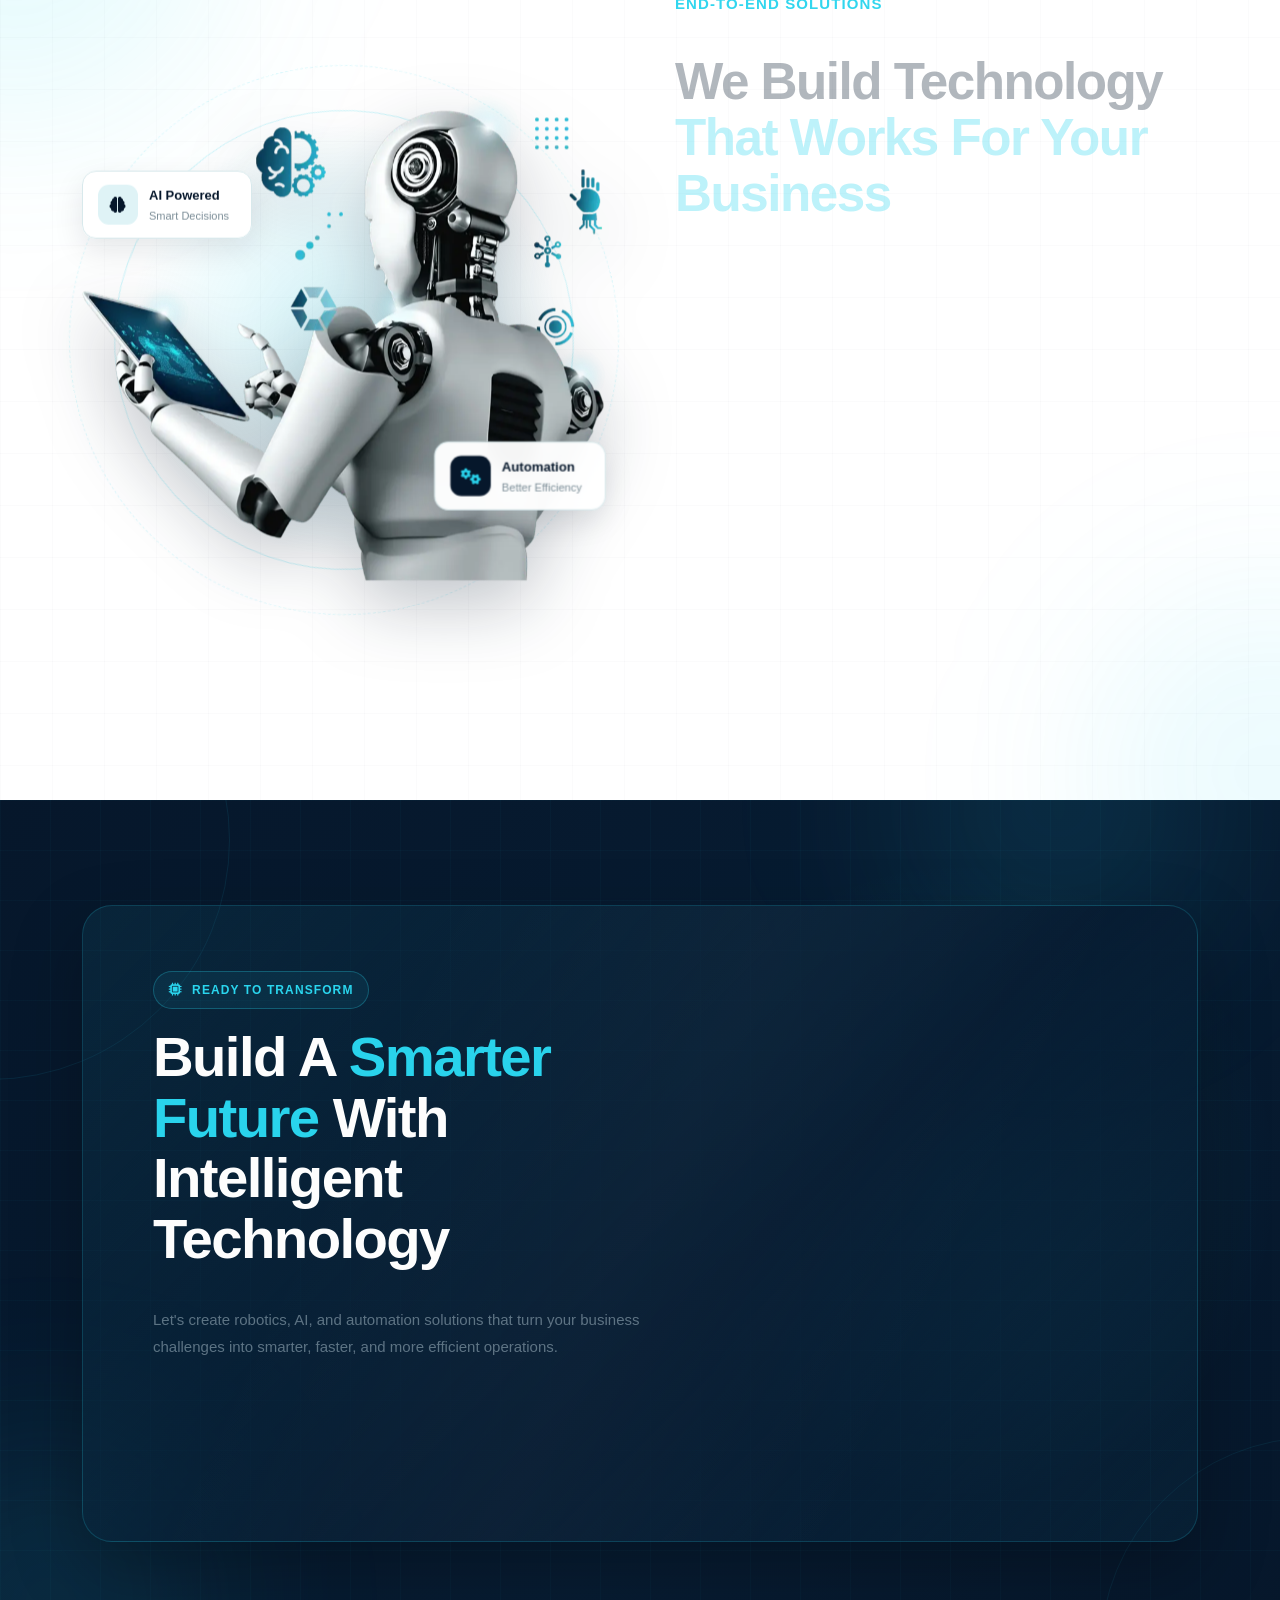
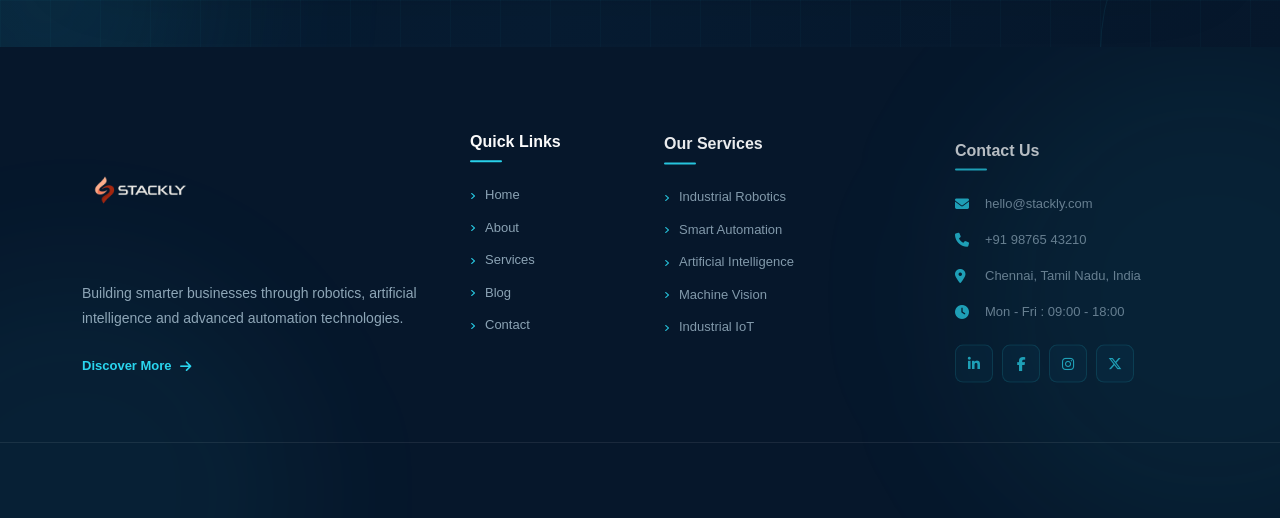
<file: services.html>
<!DOCTYPE html>
<html lang="en">
<head>
    <meta charset="UTF-8">
    <meta name="viewport" content="width=device-width, initial-scale=1.0">
    <title>Document</title>

       <link href="https://cdn.jsdelivr.net/npm/bootstrap@5.3.3/dist/css/bootstrap.min.css" rel="stylesheet">

    <link rel="stylesheet" href="https://cdnjs.cloudflare.com/ajax/libs/font-awesome/6.7.2/css/all.min.css">

    <link rel="stylesheet" href="service.css">
<body>
    





<nav class="navbar navbar-expand-lg custom-navbar">
    <div class="container">

        <a href="index.html" class="navbar-brand brand-logo">
            <img src="Assets/blacklogo.webp" alt="Robotics Automation Logo">
        </a>

        <div class="desktop-nav">
            <a href="index.html" class="nav-link">Home</a>
            <a href="about.html" class="nav-link ">About</a>
            <a href="services.html" class="nav-link active">Services</a>
            <a href="blog.html" class="nav-link">Blog</a>
            <a href="contact.html" class="nav-link">Contact</a>
        </div>

        <div class="desktop-actions">
            <a href="login.html" class="login-btn">Login</a>
            <a href="register.html" class="register-btn">Register</a>
        </div>

        <button class="hamburger-btn" id="hamburgerBtn" aria-label="Open menu">
            <i class="bi bi-list"></i>
        </button>

    </div>
</nav>

<div class="nav-overlay" id="navOverlay"></div>

<aside class="mobile-sidebar" id="mobileSidebar">

    <div class="sidebar-top">
        <a href="index.html" class="brand-logo">
            <img src="Assets/blacklogo.webp" alt="Robotics Automation Logo">
        </a>

        <button class="close-btn" id="closeBtn" aria-label="Close menu">
            <i class="bi bi-x-lg"></i>
        </button>
    </div>

    <div class="mobile-menu">

        <a href="index.html" class="mobile-link ">
            <i class="bi bi-house"></i>
            <span>Home</span>
        </a>

        <a href="about.html" class="mobile-link">
            <i class="bi bi-info-circle"></i>
            <span>About</span>
        </a>

        <a href="services.html" class="mobile-link active">
            <i class="bi bi-cpu"></i>
            <span>Services</span>
        </a>

        <a href="blog.html" class="mobile-link">
            <i class="bi bi-journal-text"></i>
            <span>Blog</span>
        </a>

        <a href="contact.html" class="mobile-link">
            <i class="bi bi-envelope"></i>
            <span>Contact</span>
        </a>

        <div class="mobile-divider"></div>

        <a href="login.html" class="mobile-link">
            <i class="bi bi-box-arrow-in-right"></i>
            <span>Login</span>
        </a>

        <a href="register.html" class="mobile-register">
            <i class="bi bi-person-plus"></i>
            <span>Register</span>
        </a>

    </div>

</aside>

<section class="service-page-hero" id="serviceHero">
  <div class="service-hero-grid"></div>
  <div class="service-hero-network">
    <span class="network-line line-1"></span>
    <span class="network-line line-2"></span>
    <span class="network-line line-3"></span>
    <span class="network-line line-4"></span>
    <span class="network-line line-5"></span>
    <span class="network-line line-6"></span>
    <span class="network-dot dot-1"></span>
    <span class="network-dot dot-2"></span>
    <span class="network-dot dot-3"></span>
    <span class="network-dot dot-4"></span>
    <span class="network-dot dot-5"></span>
    <span class="network-dot dot-6"></span>
    <span class="network-dot dot-7"></span>
  </div>

  <div class="service-hero-shape"></div>

  <div class="container">
    <div class="service-hero-content">
      <div class="service-hero-badge">
        <i class="fa-solid fa-microchip"></i>
        SMART ROBOTICS & AUTOMATION
      </div>

      <h1>Services</h1>

      <p>
        Empowering businesses with intelligent robotics, advanced automation,
        and AI-driven solutions designed to improve efficiency and growth.
      </p>

      <div class="service-hero-breadcrumb">
        <a href="index.html">Home</a>
        <i class="fa-solid fa-angles-right"></i>
        <span>Services</span>
      </div>
    </div>
  </div>

  <div class="service-hero-particles">
    <span></span>
    <span></span>
    <span></span>
    <span></span>
    <span></span>
  </div>
</section>

<section class="service-provide-section" id="serviceProvide">
  <div class="container">
    <div class="service-provide-header">
      <span class="service-provide-label">SERVICES WE PROVIDE</span>

      <h2>
        Our Purpose Is To Deliver Excellence In
        <strong>Service And Execution</strong>
      </h2>
    </div>

    <div class="service-provide-grid">
      <div class="service-provide-card">
        <div class="service-provide-icon">
          <i class="fa-solid fa-robot"></i>
        </div>

        <div class="service-provide-content">
          <h3>Robotic Automation</h3>

          <p>
            Intelligent robotic systems designed to automate repetitive tasks,
            improve productivity, and create more efficient business operations.
          </p>

          <a href="error.html">
            READ MORE
            <i class="fa-solid fa-arrow-right"></i>
          </a>
        </div>
      </div>

      <div class="service-provide-card">
        <div class="service-provide-icon">
          <i class="fa-solid fa-brain"></i>
        </div>

        <div class="service-provide-content">
          <h3>Machine Learning</h3>

          <p>
            Data-driven machine learning solutions that help businesses identify
            patterns, improve decisions, and create smarter automated processes.
          </p>

          <a href="error.html">
            READ MORE
            <i class="fa-solid fa-arrow-right"></i>
          </a>
        </div>
      </div>

      <div class="service-provide-card">
        <div class="service-provide-icon">
          <i class="fa-solid fa-flask-vial"></i>
        </div>

        <div class="service-provide-content">
          <h3>Education &amp; Science</h3>

          <p>
            Advanced technology solutions for research, education, laboratories,
            and scientific environments with intelligent automation capabilities.
          </p>

          <a href="error.html">
            READ MORE
            <i class="fa-solid fa-arrow-right"></i>
          </a>
        </div>
      </div>

      <div class="service-provide-card">
        <div class="service-provide-icon">
          <i class="fa-solid fa-chart-line"></i>
        </div>

        <div class="service-provide-content">
          <h3>Predictive Analysis</h3>

          <p>
            Predictive analytics solutions that transform business data into
            actionable insights for planning, optimization, and future growth.
          </p>

          <a href="error.html">
            READ MORE
            <i class="fa-solid fa-arrow-right"></i>
          </a>
        </div>
      </div>
    </div>
  </div>
</section>

<section class="service-why-section" id="whyChooseUs">
  <div class="service-why-grid-bg"></div>

  <div class="service-why-shape service-why-shape-one"></div>
  <div class="service-why-shape service-why-shape-two"></div>

  <div class="container">
    <div class="service-why-wrapper">

      <div class="service-why-visual">
        <div class="service-why-image-glow"></div>

        <div class="service-why-image-frame">
          <img src="Assets/robo5.webp" alt="AI Robotics and Data Analysis">
        </div>

        <div class="service-why-ring ring-one"></div>
        <div class="service-why-ring ring-two"></div>

        <div class="service-why-tech tech-one">
          <i class="fa-solid fa-microchip"></i>
        </div>

        <div class="service-why-tech tech-two">
          <i class="fa-solid fa-chart-line"></i>
        </div>

        <div class="service-why-tech tech-three">
          <i class="fa-solid fa-brain"></i>
        </div>
      </div>

      <div class="service-why-content">
        <span class="service-why-label">WHY CHOOSE US</span>

        <h2>
          Get Closer Look How
          <strong>Business Develop In AI</strong>
          Data Analysis
        </h2>

        <p class="service-why-description">
          We combine robotics, artificial intelligence, and data-driven
          technologies to create practical solutions that improve efficiency,
          accuracy, and business performance.
        </p>

        <div class="service-why-points">

          <div class="service-why-point">
            <div class="service-why-point-icon">
              <i class="fa-solid fa-chevron-right"></i>
            </div>
            <div>
              <h3>Intelligent Automation</h3>
              <p>
                Automate repetitive operations and improve workflow efficiency.
              </p>
            </div>
          </div>

          <div class="service-why-point">
            <div class="service-why-point-icon">
              <i class="fa-solid fa-chevron-right"></i>
            </div>
            <div>
              <h3>Data Driven Decisions</h3>
              <p>
                Turn complex business data into useful and actionable insights.
              </p>
            </div>
          </div>

          <div class="service-why-point">
            <div class="service-why-point-icon">
              <i class="fa-solid fa-chevron-right"></i>
            </div>
            <div>
              <h3>Scalable AI Solutions</h3>
              <p>
                Build flexible technology solutions that grow with your business.
              </p>
            </div>
          </div>

        </div>

        <a href="error.html" class="service-why-btn">
          <span>Read More</span>
          <i class="fa-solid fa-arrow-right"></i>
        </a>
      </div>

    </div>
  </div>
</section>
<section class="robot-pricing-section" id="pricing">
  <div class="robot-pricing-grid"></div>
  <div class="robot-pricing-glow pricing-glow-one"></div>
  <div class="robot-pricing-glow pricing-glow-two"></div>

  <div class="container">
    <div class="robot-pricing-header">
      <span class="robot-pricing-label">PRICING PLANS</span>

      <h2>
        Flexible Plans For
        <strong>Smarter Automation</strong>
      </h2>

      <p>
        Choose a solution that fits your business needs and scale your robotics
        and automation capabilities as your operations grow.
      </p>
    </div>

    <div class="robot-pricing-wrapper">

      <div class="robot-price-card">
        <div class="robot-price-top">
          <div class="robot-price-icon">
            <i class="fa-solid fa-rocket"></i>
          </div>

          <span class="robot-price-plan">STARTER</span>

          <h3>Automation Basic</h3>

          <p>
            Essential automation tools for small teams and growing businesses.
          </p>
        </div>

        <div class="robot-price-value">
          <span class="robot-price-currency">$</span>
          <strong>499</strong>
          <span class="robot-price-period">/ month</span>
        </div>

        <div class="robot-price-divider"></div>

        <ul class="robot-price-features">
          <li>
            <i class="fa-solid fa-circle-check"></i>
            Basic Robotics Automation
          </li>
          <li>
            <i class="fa-solid fa-circle-check"></i>
            Workflow Optimization
          </li>
          <li>
            <i class="fa-solid fa-circle-check"></i>
            Basic Data Analytics
          </li>
          <li>
            <i class="fa-solid fa-circle-check"></i>
            Email Support
          </li>
        </ul>

        <a href="error.html" class="robot-price-btn">
          Get Started
          <i class="fa-solid fa-arrow-right"></i>
        </a>
      </div>

      <div class="robot-price-card robot-price-featured">
        <div class="robot-price-popular">
          MOST POPULAR
        </div>

        <div class="robot-price-top">
          <div class="robot-price-icon">
            <i class="fa-solid fa-brain"></i>
          </div>

          <span class="robot-price-plan">PROFESSIONAL</span>

          <h3>AI Automation Pro</h3>

          <p>
            Advanced AI-powered automation designed for expanding operations.
          </p>
        </div>

        <div class="robot-price-value">
          <span class="robot-price-currency">$</span>
          <strong>999</strong>
          <span class="robot-price-period">/ month</span>
        </div>

        <div class="robot-price-divider"></div>

        <ul class="robot-price-features">
          <li>
            <i class="fa-solid fa-circle-check"></i>
            Advanced Robotics Automation
          </li>
          <li>
            <i class="fa-solid fa-circle-check"></i>
            AI &amp; Machine Learning
          </li>
          <li>
            <i class="fa-solid fa-circle-check"></i>
            Predictive Analytics
          </li>
          <li>
            <i class="fa-solid fa-circle-check"></i>
            Priority Support
          </li>
          <li>
            <i class="fa-solid fa-circle-check"></i>
            Performance Monitoring
          </li>
        </ul>

        <a href="error.html" class="robot-price-btn robot-price-btn-featured">
          Choose Plan
          <i class="fa-solid fa-arrow-right"></i>
        </a>
      </div>

      <div class="robot-price-card">
        <div class="robot-price-top">
          <div class="robot-price-icon">
            <i class="fa-solid fa-building"></i>
          </div>

          <span class="robot-price-plan">ENTERPRISE</span>

          <h3>Smart Enterprise</h3>

          <p>
            Tailored automation systems for complex enterprise requirements.
          </p>
        </div>

        <div class="robot-price-value robot-price-custom">
          <strong>Custom</strong>
        </div>

        <div class="robot-price-divider"></div>

        <ul class="robot-price-features">
          <li>
            <i class="fa-solid fa-circle-check"></i>
            Custom Robotics Systems
          </li>
          <li>
            <i class="fa-solid fa-circle-check"></i>
            Enterprise AI Integration
          </li>
          <li>
            <i class="fa-solid fa-circle-check"></i>
            Dedicated Analytics
          </li>
          <li>
            <i class="fa-solid fa-circle-check"></i>
            Dedicated Support Team
          </li>
          <li>
            <i class="fa-solid fa-circle-check"></i>
            Custom Deployment
          </li>
        </ul>

        <a href="error.html" class="robot-price-btn">
          Contact Us
          <i class="fa-solid fa-arrow-right"></i>
        </a>
      </div>

    </div>

    <div class="robot-pricing-bottom">
      <div class="robot-pricing-bottom-item">
        <i class="fa-solid fa-shield-halved"></i>
        <div>
          <h4>Secure Solutions</h4>
          <p>Built with reliable technology and protection.</p>
        </div>
      </div>

      <div class="robot-pricing-bottom-item">
        <i class="fa-solid fa-arrows-to-circle"></i>
        <div>
          <h4>Flexible Scaling</h4>
          <p>Expand your automation as your business grows.</p>
        </div>
      </div>

      <div class="robot-pricing-bottom-item">
        <i class="fa-solid fa-headset"></i>
        <div>
          <h4>Expert Support</h4>
          <p>Get assistance throughout your automation journey.</p>
        </div>
      </div>
    </div>
  </div>
</section>

<section class="service-process-section" id="serviceProcess">
  <div class="service-process-bg"></div>

  <div class="container">
    <div class="service-process-header">
      <span class="service-process-label">HOW IT WORKS</span>

      <h2>
        Turning Ideas Into
        <strong>Intelligent Solutions</strong>
      </h2>

      <p>
        Our structured approach helps us understand your requirements,
        design the right solution, and deliver reliable robotics and AI
        systems for your business.
      </p>
    </div>

    <div class="service-process-grid">

      <div class="service-process-card">
        <div class="service-process-number">01</div>

        <div class="service-process-icon">
          <i class="fa-solid fa-comments"></i>
        </div>

        <h3>Understand</h3>

        <p>
          We study your business goals, challenges, workflows, and technology
          requirements to identify the right opportunities for automation.
        </p>

        <div class="service-process-arrow">
          <i class="fa-solid fa-arrow-right"></i>
        </div>
      </div>

      <div class="service-process-card">
        <div class="service-process-number">02</div>

        <div class="service-process-icon">
          <i class="fa-solid fa-lightbulb"></i>
        </div>

        <h3>Plan</h3>

        <p>
          Our team creates a practical technology roadmap covering automation,
          AI integration, system architecture, and implementation requirements.
        </p>

        <div class="service-process-arrow">
          <i class="fa-solid fa-arrow-right"></i>
        </div>
      </div>

      <div class="service-process-card">
        <div class="service-process-number">03</div>

        <div class="service-process-icon">
          <i class="fa-solid fa-gears"></i>
        </div>

        <h3>Build</h3>

        <p>
          We develop and integrate robotics, machine learning, analytics,
          and automation systems around your operational needs.
        </p>

        <div class="service-process-arrow">
          <i class="fa-solid fa-arrow-right"></i>
        </div>
      </div>

      <div class="service-process-card">
        <div class="service-process-number">04</div>

        <div class="service-process-icon">
          <i class="fa-solid fa-rocket"></i>
        </div>

        <h3>Deliver</h3>

        <p>
          After testing and optimization, we deploy the solution and provide
          ongoing support to help your business achieve sustainable results.
        </p>

        <div class="service-process-arrow">
          <i class="fa-solid fa-check"></i>
        </div>
      </div>

    </div>

    <div class="service-process-bottom">
      <div class="service-process-bottom-icon">
        <i class="fa-solid fa-microchip"></i>
      </div>

      <div class="service-process-bottom-content">
        <span>SMARTER TECHNOLOGY</span>
        <h3>Ready To Transform Your Business?</h3>
      </div>

      <a href="error.html" class="service-process-btn">
        Start Your Project
        <i class="fa-solid fa-arrow-right"></i>
      </a>
    </div>
  </div>
</section>

<section class="service-testimonial-section" id="serviceTestimonials">
  <div class="service-testimonial-bg"></div>

  <div class="container">
    <div class="service-testimonial-header">
      <span class="service-testimonial-label">CLIENT EXPERIENCES</span>

      <h2>
        What Our Clients Say About
        <strong>Our Solutions</strong>
      </h2>

      <p>
        Discover how intelligent automation and AI-powered solutions can help
        businesses improve efficiency, productivity, and operational performance.
      </p>
    </div>

    <div class="service-testimonial-slider">

      <div class="service-testimonial-card">
        <div class="service-testimonial-top">
          <div class="service-testimonial-quote">
            <i class="fa-solid fa-quote-left"></i>
          </div>

          <div class="service-testimonial-rating">
            <i class="fa-solid fa-star"></i>
            <i class="fa-solid fa-star"></i>
            <i class="fa-solid fa-star"></i>
            <i class="fa-solid fa-star"></i>
            <i class="fa-solid fa-star"></i>
          </div>
        </div>

        <p class="service-testimonial-text">
          The automation solution helped us simplify repetitive operations and
          create a more structured workflow. The team understood our
          requirements and delivered a practical solution.
        </p>

        <div class="service-testimonial-user">
          <div class="service-testimonial-avatar">
            <i class="fa-solid fa-user"></i>
          </div>

          <div>
            <h3>Arun Kumar</h3>
            <span>Operations Manager</span>
          </div>
        </div>
      </div>

      <div class="service-testimonial-card service-testimonial-active">
        <div class="service-testimonial-top">
          <div class="service-testimonial-quote">
            <i class="fa-solid fa-quote-left"></i>
          </div>

          <div class="service-testimonial-rating">
            <i class="fa-solid fa-star"></i>
            <i class="fa-solid fa-star"></i>
            <i class="fa-solid fa-star"></i>
            <i class="fa-solid fa-star"></i>
            <i class="fa-solid fa-star"></i>
          </div>
        </div>

        <p class="service-testimonial-text">
          Their AI and data analysis approach gave our team better visibility
          into business processes. The solution was flexible, scalable, and
          easy for our team to understand.
        </p>

        <div class="service-testimonial-user">
          <div class="service-testimonial-avatar">
            <i class="fa-solid fa-user-tie"></i>
          </div>

          <div>
            <h3>Rahul Sharma</h3>
            <span>Plant Director</span>
          </div>
        </div>
      </div>

      <div class="service-testimonial-card">
        <div class="service-testimonial-top">
          <div class="service-testimonial-quote">
            <i class="fa-solid fa-quote-left"></i>
          </div>

          <div class="service-testimonial-rating">
            <i class="fa-solid fa-star"></i>
            <i class="fa-solid fa-star"></i>
            <i class="fa-solid fa-star"></i>
            <i class="fa-solid fa-star"></i>
            <i class="fa-solid fa-star"></i>
          </div>
        </div>

        <p class="service-testimonial-text">
          The implementation process was clear from the beginning. Their
          robotics and automation expertise helped us modernize several
          important workflows.
        </p>

        <div class="service-testimonial-user">
          <div class="service-testimonial-avatar">
            <i class="fa-solid fa-user"></i>
          </div>

          <div>
            <h3>Priya Menon</h3>
            <span>Technology Lead</span>
          </div>
        </div>
      </div>

    </div>

    <div class="service-testimonial-controls">
      <button class="service-testimonial-prev" type="button" aria-label="Previous testimonial">
        <i class="fa-solid fa-arrow-left"></i>
      </button>

      <div class="service-testimonial-dots">
        <button class="testimonial-dot active" type="button" aria-label="Testimonial 1"></button>
        <button class="testimonial-dot" type="button" aria-label="Testimonial 2"></button>
        <button class="testimonial-dot" type="button" aria-label="Testimonial 3"></button>
      </div>

      <button class="service-testimonial-next" type="button" aria-label="Next testimonial">
        <i class="fa-solid fa-arrow-right"></i>
      </button>
    </div>

    <div class="service-testimonial-cta">
      <div>
        <span>LET'S BUILD SOMETHING SMARTER</span>
        <h3>Transform Your Business With Intelligent Technology</h3>
      </div>

      <a href="error.html" class="service-testimonial-btn">
        Get Started
        <i class="fa-solid fa-arrow-right"></i>
      </a>
    </div>
  </div>
</section>
<section class="service-stats-section" id="serviceStats">
  <div class="service-stats-glow stats-glow-one"></div>
  <div class="service-stats-glow stats-glow-two"></div>

  <div class="container">
    <div class="service-stats-layout">

      <div class="service-stats-content">
        <span class="service-stats-label">OUR EXPERTISE</span>

        <h2>
          Technology That
          <strong>Creates Real Impact</strong>
        </h2>

        <p>
          From intelligent robotics to AI-powered analytics, we combine
          advanced technology with practical business requirements to build
          solutions that are scalable, reliable, and ready for the future.
        </p>

        <a href="error.html" class="service-stats-btn">
          Explore Solutions
          <i class="fa-solid fa-arrow-right"></i>
        </a>
      </div>

      <div class="service-stats-grid">

        <div class="service-stat-card">
          <div class="service-stat-icon">
            <i class="fa-solid fa-robot"></i>
          </div>

          <strong class="service-stat-number" data-target="120">0</strong>
          <span class="service-stat-plus">+</span>

          <h3>Automation Projects</h3>
          <p>Intelligent automation solutions across multiple operations.</p>
        </div>

        <div class="service-stat-card">
          <div class="service-stat-icon">
            <i class="fa-solid fa-building"></i>
          </div>

          <strong class="service-stat-number" data-target="35">0</strong>
          <span class="service-stat-plus">+</span>

          <h3>Business Domains</h3>
          <p>Technology solutions designed for different industries.</p>
        </div>

        <div class="service-stat-card">
          <div class="service-stat-icon">
            <i class="fa-solid fa-code"></i>
          </div>

          <strong class="service-stat-number" data-target="85">0</strong>
          <span class="service-stat-plus">+</span>

          <h3>Technology Solutions</h3>
          <p>AI, robotics, analytics, IoT, and automation capabilities.</p>
        </div>

        <div class="service-stat-card">
          <div class="service-stat-icon">
            <i class="fa-solid fa-headset"></i>
          </div>

          <strong class="service-stat-number" data-target="24">0</strong>
          <span class="service-stat-plus">/7</span>

          <h3>Support Approach</h3>
          <p>Continuous focus on reliability, maintenance, and support.</p>
        </div>

      </div>

    </div>

    <div class="service-stats-tech-strip">
      <div class="service-tech-item">
        <i class="fa-solid fa-brain"></i>
        <span>Artificial Intelligence</span>
      </div>

      <div class="service-tech-item">
        <i class="fa-solid fa-gears"></i>
        <span>Robotic Automation</span>
      </div>

      <div class="service-tech-item">
        <i class="fa-solid fa-chart-line"></i>
        <span>Predictive Analytics</span>
      </div>

      <div class="service-tech-item">
        <i class="fa-solid fa-network-wired"></i>
        <span>Smart IoT</span>
      </div>

      <div class="service-tech-item">
        <i class="fa-solid fa-eye"></i>
        <span>Machine Vision</span>
      </div>
    </div>
  </div>
</section>

<section class="service-industries-section" id="serviceIndustries">
  <div class="service-industries-bg"></div>

  <div class="container">
    <div class="service-industries-header">
      <span class="service-industries-label">INDUSTRIES WE SERVE</span>

      <h2>
        Intelligent Solutions For
        <strong>Different Industries</strong>
      </h2>

      <p>
        Our robotics, AI, automation, and analytics solutions can be adapted
        to different business environments and operational requirements.
      </p>
    </div>

    <div class="service-industries-grid">

      <div class="service-industry-card">
        <div class="service-industry-icon">
          <i class="fa-solid fa-industry"></i>
        </div>
        <div class="service-industry-content">
          <h3>Manufacturing</h3>
          <p>
            Smart automation and robotic systems for efficient production,
            quality control, and optimized workflows.
          </p>
          <a href="error.html">
            Explore
            <i class="fa-solid fa-arrow-right"></i>
          </a>
        </div>
      </div>

      <div class="service-industry-card">
        <div class="service-industry-icon">
          <i class="fa-solid fa-truck-fast"></i>
        </div>
        <div class="service-industry-content">
          <h3>Logistics</h3>
          <p>
            Intelligent technology for warehouse operations, inventory
            movement, tracking, and process automation.
          </p>
          <a href="error.html">
            Explore
            <i class="fa-solid fa-arrow-right"></i>
          </a>
        </div>
      </div>

      <div class="service-industry-card">
        <div class="service-industry-icon">
          <i class="fa-solid fa-heart-pulse"></i>
        </div>
        <div class="service-industry-content">
          <h3>Healthcare</h3>
          <p>
            AI and automation solutions that support modern healthcare
            workflows, data analysis, and operational efficiency.
          </p>
          <a href="error.html">
            Explore
            <i class="fa-solid fa-arrow-right"></i>
          </a>
        </div>
      </div>

      <div class="service-industry-card">
        <div class="service-industry-icon">
          <i class="fa-solid fa-car-side"></i>
        </div>
        <div class="service-industry-content">
          <h3>Automotive</h3>
          <p>
            Robotics and vision-based automation for assembly, inspection,
            material handling, and production processes.
          </p>
          <a href="error.html">
            Explore
            <i class="fa-solid fa-arrow-right"></i>
          </a>
        </div>
      </div>

      <div class="service-industry-card">
        <div class="service-industry-icon">
          <i class="fa-solid fa-bolt"></i>
        </div>
        <div class="service-industry-content">
          <h3>Energy</h3>
          <p>
            Smart monitoring, predictive analytics, and automation solutions
            for modern energy operations.
          </p>
          <a href="error.html">
            Explore
            <i class="fa-solid fa-arrow-right"></i>
          </a>
        </div>
      </div>

      <div class="service-industry-card">
        <div class="service-industry-icon">
          <i class="fa-solid fa-microchip"></i>
        </div>
        <div class="service-industry-content">
          <h3>Electronics</h3>
          <p>
            Precision automation, machine vision, and intelligent inspection
            solutions for electronics production environments.
          </p>
          <a href="error.html">
            Explore
            <i class="fa-solid fa-arrow-right"></i>
          </a>
        </div>
      </div>

    </div>

    <div class="service-industries-bottom">
      <div class="service-industries-bottom-icon">
        <i class="fa-solid fa-shapes"></i>
      </div>

      <div class="service-industries-bottom-text">
        <span>YOUR INDUSTRY, YOUR SOLUTION</span>
        <h3>Need A Customized Automation Strategy?</h3>
      </div>

      <a href="error.html" class="service-industries-btn">
        Talk To Our Team
        <i class="fa-solid fa-arrow-right"></i>
      </a>
    </div>
  </div>
</section>

<section class="service-solution-section" id="serviceSolution">
  <div class="service-solution-bg"></div>
  <div class="service-solution-glow solution-glow-one"></div>
  <div class="service-solution-glow solution-glow-two"></div>

  <div class="container">
    <div class="service-solution-wrapper">

      <div class="service-solution-visual">
        <div class="service-solution-image-wrap">
          <div class="service-solution-image-bg"></div>

          <img
            src="Assets/robo1.webp"
            alt="Intelligent Robotics Automation"
            class="service-solution-image"
          >

          <div class="service-solution-badge solution-badge-one">
            <i class="fa-solid fa-brain"></i>
            <div>
              <strong>AI Powered</strong>
              <span>Smart Decisions</span>
            </div>
          </div>

          <div class="service-solution-badge solution-badge-two">
            <i class="fa-solid fa-gears"></i>
            <div>
              <strong>Automation</strong>
              <span>Better Efficiency</span>
            </div>
          </div>
        </div>

        <div class="service-solution-orbit solution-orbit-one"></div>
        <div class="service-solution-orbit solution-orbit-two"></div>
      </div>

      <div class="service-solution-content">
        <span class="service-solution-label">END-TO-END SOLUTIONS</span>

        <h2>
          We Build Technology
          <strong>That Works For Your Business</strong>
        </h2>

        <p class="service-solution-intro">
          Our services bring together robotics, artificial intelligence,
          automation, data analysis, and connected technologies to solve
          real business challenges and improve everyday operations.
        </p>

        <div class="service-solution-features">

          <div class="service-solution-feature">
            <div class="service-solution-feature-icon">
              <i class="fa-solid fa-robot"></i>
            </div>

            <div>
              <h3>Robotics & Automation</h3>
              <p>
                Automate repetitive processes and improve operational
                consistency with intelligent robotic systems.
              </p>
            </div>
          </div>

          <div class="service-solution-feature">
            <div class="service-solution-feature-icon">
              <i class="fa-solid fa-brain"></i>
            </div>

            <div>
              <h3>AI & Machine Learning</h3>
              <p>
                Use intelligent models and data-driven insights to support
                better processes and business decisions.
              </p>
            </div>
          </div>

          <div class="service-solution-feature">
            <div class="service-solution-feature-icon">
              <i class="fa-solid fa-eye"></i>
            </div>

            <div>
              <h3>Machine Vision</h3>
              <p>
                Enable automated inspection, object detection, monitoring,
                and quality-focused workflows.
              </p>
            </div>
          </div>

          <div class="service-solution-feature">
            <div class="service-solution-feature-icon">
              <i class="fa-solid fa-chart-line"></i>
            </div>

            <div>
              <h3>Predictive Analytics</h3>
              <p>
                Convert business data into useful insights for planning,
                optimization, and future operational needs.
              </p>
            </div>
          </div>

        </div>

        <div class="service-solution-actions">
          <a href="error.html" class="service-solution-btn">
            Discover Our Solutions
            <i class="fa-solid fa-arrow-right"></i>
          </a>

          <div class="service-solution-note">
            <i class="fa-solid fa-circle-check"></i>
            <span>Designed For Scalable Growth</span>
          </div>
        </div>
      </div>

    </div>
  </div>
</section>

<section class="service-cta-section" id="serviceCta">
  <div class="service-cta-bg"></div>

  <div class="service-cta-glow service-cta-glow-one"></div>
  <div class="service-cta-glow service-cta-glow-two"></div>

  <div class="container">
    <div class="service-cta-wrapper">

      <div class="service-cta-content">
        <span class="service-cta-label">
          <i class="fa-solid fa-microchip"></i>
          READY TO TRANSFORM
        </span>

        <h2>
          Build A
          <strong>Smarter Future</strong>
          With Intelligent Technology
        </h2>

        <p>
          Let's create robotics, AI, and automation solutions that turn your
          business challenges into smarter, faster, and more efficient
          operations.
        </p>

        <div class="service-cta-actions">
          <a href="error.html" class="service-cta-primary">
            Get Started
            <i class="fa-solid fa-arrow-right"></i>
          </a>

          <a href="error.html" class="service-cta-secondary">
            Talk To Our Team
            <i class="fa-solid fa-headset"></i>
          </a>
        </div>

        <div class="service-cta-points">
          <div class="service-cta-point">
            <i class="fa-solid fa-circle-check"></i>
            <span>Custom Solutions</span>
          </div>

          <div class="service-cta-point">
            <i class="fa-solid fa-circle-check"></i>
            <span>AI Powered</span>
          </div>

          <div class="service-cta-point">
            <i class="fa-solid fa-circle-check"></i>
            <span>Scalable Technology</span>
          </div>
        </div>
      </div>

      <div class="service-cta-visual">
        <div class="service-cta-orbit cta-orbit-one"></div>
        <div class="service-cta-orbit cta-orbit-two"></div>
        <div class="service-cta-orbit cta-orbit-three"></div>

        <div class="service-cta-core">
          <div class="service-cta-core-ring"></div>
          <i class="fa-solid fa-robot"></i>
        </div>

        <div class="service-cta-node cta-node-one">
          <i class="fa-solid fa-brain"></i>
        </div>

        <div class="service-cta-node cta-node-two">
          <i class="fa-solid fa-gears"></i>
        </div>

        <div class="service-cta-node cta-node-three">
          <i class="fa-solid fa-chart-line"></i>
        </div>

        <div class="service-cta-node cta-node-four">
          <i class="fa-solid fa-network-wired"></i>
        </div>

        <div class="service-cta-connectors">
          <span></span>
          <span></span>
          <span></span>
          <span></span>
        </div>
      </div>

    </div>
  </div>
</section>



<footer class="robot-footer">
    <div class="robot-footer-top">
        <div class="container">

            <div class="row g-5">

                <div class="col-lg-4 col-md-6">
                    <div class="robot-footer-brand">

                        <a href="index.html" class="robot-footer-logo">
                            <img src="Assets/blacklogo.webp" alt="Robotics Automation Logo">
                          
                        </a>

                        <p>
                            Building smarter businesses through robotics,
                            artificial intelligence and advanced automation
                            technologies.
                        </p>

                        <a href="error.html" class="robot-footer-read">
                            Discover More
                            <i class="fa-solid fa-arrow-right"></i>
                        </a>

                    </div>
                </div>

                <div class="col-lg-2 col-md-6">
                    <div class="robot-footer-column">

                        <h3>Quick Links</h3>

                        <a href="index.html">
                            <i class="fa-solid fa-angle-right"></i>
                            Home
                        </a>

                        <a href="about.html">
                            <i class="fa-solid fa-angle-right"></i>
                            About
                        </a>

                        <a href="services.html">
                            <i class="fa-solid fa-angle-right"></i>
                            Services
                        </a>

                        <a href="blog.html">
                            <i class="fa-solid fa-angle-right"></i>
                            Blog
                        </a>

                        <a href="contact.html">
                            <i class="fa-solid fa-angle-right"></i>
                            Contact
                        </a>

                    </div>
                </div>

                <div class="col-lg-3 col-md-6">
                    <div class="robot-footer-column">

                        <h3>Our Services</h3>

                        <a href="error.html">
                            <i class="fa-solid fa-angle-right"></i>
                            Industrial Robotics
                        </a>

                        <a href="error.html">
                            <i class="fa-solid fa-angle-right"></i>
                            Smart Automation
                        </a>

                        <a href="error.html">
                            <i class="fa-solid fa-angle-right"></i>
                            Artificial Intelligence
                        </a>

                        <a href="error.html">
                            <i class="fa-solid fa-angle-right"></i>
                            Machine Vision
                        </a>

                        <a href="error.html">
                            <i class="fa-solid fa-angle-right"></i>
                            Industrial IoT
                        </a>

                    </div>
                </div>

                <div class="col-lg-3 col-md-6">
                    <div class="robot-footer-column">

                        <h3>Contact Us</h3>

                        <a href="error.html" class="robot-footer-contact">
                            <i class="fa-solid fa-envelope"></i>
                            <span>hello@stackly.com</span>
                        </a>

                        <a href="error.html" class="robot-footer-contact">
                            <i class="fa-solid fa-phone"></i>
                            <span>+91 98765 43210</span>
                        </a>

                        <a href="error.html" class="robot-footer-contact">
                            <i class="fa-solid fa-location-dot"></i>
                            <span>Chennai, Tamil Nadu, India</span>
                        </a>

                        <a href="error.html" class="robot-footer-contact">
                            <i class="fa-solid fa-clock"></i>
                            <span>Mon - Fri : 09:00 - 18:00</span>
                        </a>

                        <div class="robot-footer-socials">

                            <a href="error.html" aria-label="LinkedIn">
                                <i class="fa-brands fa-linkedin-in"></i>
                            </a>

                            <a href="error.html" aria-label="Facebook">
                                <i class="fa-brands fa-facebook-f"></i>
                            </a>

                            <a href="error.html" aria-label="Instagram">
                                <i class="fa-brands fa-instagram"></i>
                            </a>

                            <a href="error.html" aria-label="X">
                                <i class="fa-brands fa-x-twitter"></i>
                            </a>

                        </div>

                    </div>
                </div>

            </div>

        </div>
    </div>

    <div class="robot-footer-bottom">
        <div class="container">

            <div class="robot-footer-bottom-inner">

                <p>
                    &copy; 2026 RoboTech. All Rights Reserved.
                </p>

                <div class="robot-footer-legal">

                    <a href="error.html">
                        Privacy Policy
                    </a>

                    <a href="error.html">
                        Terms & Conditions
                    </a>

                    <a href="error.html">
                        Cookie Policy
                    </a>

                </div>

            </div>

        </div>
    </div>
</footer>



<script src="https://cdn.jsdelivr.net/npm/gsap@3.13.0/dist/gsap.min.js"></script>
<script src="nav.js">
</script>
<script src="service.js"></script>
</body>
</head>
</file>
<file: admin-setting.css>
@import url("https://fonts.googleapis.com/css2?family=Barlow+Condensed:wght@600;700;800&family=Inter:wght@400;500;600;700;800&display=swap");

*,
*::before,
*::after {
    margin: 0;
    padding: 0;
    box-sizing: border-box;
}

:root {
    --sidebar-width: 270px;
    --header-height: 78px;
    --bg: #06172b;
    --bg-soft: #071c32;
    --card: #0a1c30;
    --card-light: #0d2439;
    --border: rgba(42, 213, 238, 0.14);
    --border-hover: rgba(42, 213, 238, 0.3);
    --cyan: #2ad5ee;
    --green: #4cce91;
    --yellow: #edc35d;
    --red: #ff6878;
    --text: #ffffff;
    --text-soft: #a2b5c1;
    --text-muted: #78909f;
    --heading-font: "Barlow Condensed", Arial, sans-serif;
    --body-font: "Inter", Arial, sans-serif;
    --container-width: 1500px;
}

html,
body {
    width: 100%;
    max-width: 100%;
    min-width: 0 !important;
    overflow-x: hidden;
}

body {
    min-height: 100vh;
    min-height: 100dvh;
    margin: 0;
    background: var(--bg);
    color: var(--text);
    font-family: var(--body-font);
    -webkit-font-smoothing: antialiased;
    text-rendering: optimizeLegibility;
}

body.menu-open {
    overflow: hidden !important;
    height: 100vh !important;
    height: 100dvh !important;
    touch-action: none !important;
}

a {
    color: inherit;
    text-decoration: none;
}

button,
input,
select {
    font: inherit;
}

button {
    border: 0;
    cursor: pointer;
}

img {
    display: block;
    max-width: 100%;
    height: auto;
}

.dashboard-app {
    position: relative;
    width: 100%;
    max-width: 100%;
    min-width: 0;
    min-height: 100vh;
    min-height: 100dvh;
    overflow-x: hidden;
}

.dashboard-sidebar {
    position: fixed;
    top: 0;
    left: 0;
    bottom: 0;
    width: var(--sidebar-width);
    max-width: var(--sidebar-width);
    padding: 18px 14px 15px;
    display: flex;
    flex-direction: column;
    overflow-x: hidden;
    overflow-y: auto;
    background: #06172b;
    border-right: 1px solid var(--border);
    z-index: 5000;
    scrollbar-width: thin;
    scrollbar-color: #19364c transparent;
    transition: transform 0.35s ease;
}

.dashboard-sidebar::-webkit-scrollbar {
    width: 4px;
}

.dashboard-sidebar::-webkit-scrollbar-thumb {
    background: #19364c;
    border-radius: 20px;
}

.sidebar-logo {
    width: 100%;
    padding: 5px 8px 18px;
    display: flex;
    align-items: center;
    justify-content: center;
    border-bottom: 1px solid rgba(42, 213, 238, 0.09);
}

.sidebar-logo a {
    display: flex;
    align-items: center;
    justify-content: center;
}

.sidebar-logo img {
    width: 145px;
    max-width: 100%;
    object-fit: contain;
    filter: brightness(0) invert(1);
}

.sidebar-user {
    width: 100%;
    min-width: 0;
    margin-top: 18px;
    padding: 13px;
    display: flex;
    align-items: center;
    gap: 11px;
    border: 1px solid var(--border);
    border-radius: 12px;
    background: rgba(255, 255, 255, 0.025);
}

.sidebar-avatar {
    width: 44px;
    height: 44px;
    min-width: 44px;
    flex: 0 0 44px;
    display: flex;
    align-items: center;
    justify-content: center;
    border-radius: 50%;
    background: rgba(42, 213, 238, 0.09);
    border: 1px solid rgba(42, 213, 238, 0.2);
    color: var(--cyan);
}

.sidebar-avatar i {
    display: block;
    color: var(--cyan);
    font-size: 17px;
    line-height: 1;
}

.sidebar-user-text {
    min-width: 0;
    flex: 1;
}

.sidebar-user-text strong {
    display: block;
    max-width: 100%;
    overflow: hidden;
    text-overflow: ellipsis;
    white-space: nowrap;
    color: #ffffff;
    font-size: 14px;
    line-height: 1.35;
    font-weight: 800;
}

.sidebar-user-text span {
    display: block;
    margin-top: 4px;
    color: var(--text-muted);
    font-size: 13px;
    line-height: 1.3;
    overflow: hidden;
    text-overflow: ellipsis;
    white-space: nowrap;
}

.sidebar-menu {
    width: 100%;
    min-width: 0;
    margin-top: 25px;
}

.sidebar-heading {
    display: block;
    margin: 0 7px 9px;
    color: #617c8e;
    font-size: 12px;
    line-height: 1;
    font-weight: 800;
    letter-spacing: 1px;
}

.sidebar-link {
    width: 100%;
    min-width: 0;
    min-height: 46px;
    padding: 0 12px;
    display: flex;
    align-items: center;
    gap: 12px;
    border: 1px solid transparent;
    border-radius: 9px;
    color: #8fa5b3;
    background: transparent;
    font-size: 14px;
    line-height: 1.3;
    font-weight: 700;
    overflow: hidden;
    transition:
        color 0.25s ease,
        background 0.25s ease,
        border-color 0.25s ease,
        transform 0.25s ease;
}

.sidebar-link i {
    width: 19px;
    min-width: 19px;
    flex: 0 0 19px;
    text-align: center;
    color: #668193;
    font-size: 15px;
}

.sidebar-link span {
    min-width: 0;
    overflow: hidden;
    text-overflow: ellipsis;
    white-space: nowrap;
}

.sidebar-link:hover {
    color: #ffffff;
    background: rgba(42, 213, 238, 0.055);
    border-color: rgba(42, 213, 238, 0.1);
    transform: translateX(2px);
}

.sidebar-link:hover i {
    color: var(--cyan);
}

.sidebar-link.active {
    color: var(--bg);
    background: var(--cyan);
    border-color: var(--cyan);
}

.sidebar-link.active i {
    color: var(--bg);
}

.sidebar-link.active:hover {
    color: var(--bg);
    background: var(--cyan);
    border-color: var(--cyan);
    transform: none;
}

.sidebar-bottom {
    margin-top: auto;
    padding-top: 15px;
    border-top: 1px solid rgba(42, 213, 238, 0.09);
}

.logout-link:hover {
    color: #ff91a0;
    background: rgba(255, 101, 117, 0.05);
    border-color: rgba(255, 101, 117, 0.12);
    transform: none;
}

.logout-link:hover i {
    color: var(--red);
}

.sidebar-overlay {
    position: fixed;
    inset: 0;
    width: 100vw;
    height: 100vh;
    height: 100dvh;
    background: rgba(0, 7, 16, 0.78);
    backdrop-filter: blur(5px);
    -webkit-backdrop-filter: blur(5px);
    opacity: 0;
    visibility: hidden;
    pointer-events: none;
    z-index: 4500;
    transition: 0.3s ease;
}

.sidebar-overlay.active {
    opacity: 1;
    visibility: visible;
    pointer-events: auto;
}

.dashboard-main {
    width: calc(100% - var(--sidebar-width));
    max-width: calc(100% - var(--sidebar-width));
    min-height: 100vh;
    min-height: 100dvh;
    margin-left: var(--sidebar-width);
    overflow-x: hidden;
    background:
        radial-gradient(
            circle at 84% 0%,
            rgba(42, 213, 238, 0.035),
            transparent 25%
        ),
        var(--bg);
}

.dashboard-header {
    position: fixed;
    top: 0;
    right: 0;
    left: var(--sidebar-width);
    width: calc(100% - var(--sidebar-width));
    height: var(--header-height);
    min-height: var(--header-height);
    padding: 0 30px;
    display: flex;
    align-items: center;
    justify-content: space-between;
    gap: 20px;
    background: rgba(6, 23, 43, 0.97);
    border-bottom: 1px solid var(--border);
    backdrop-filter: blur(18px);
    -webkit-backdrop-filter: blur(18px);
    z-index: 4000;
}

.header-left {
    min-width: 0;
    flex: 1 1 auto;
    display: flex;
    align-items: center;
}

.desktop-page-heading {
    min-width: 0;
}

.desktop-page-heading span {
    display: block;
    margin-bottom: 4px;
    color: var(--cyan);
    font-size: 14px;
    line-height: 1;
    font-weight: 800;
    letter-spacing: 1px;
}

.desktop-page-heading h1 {
    margin: 0;
    color: var(--white);
    font-family: var(--heading-font);
    font-size: 32px;
    line-height: 1;
    font-weight: 800;
    letter-spacing: 0.2px;
    text-transform: uppercase;
}

.header-right {
    min-width: 0;
    flex: 0 0 auto;
    display: flex;
    align-items: center;
    gap: 9px;
}

.header-icon-button {
    position: relative;
    width: 43px;
    height: 43px;
    min-width: 43px;
    flex: 0 0 43px;
    display: flex;
    align-items: center;
    justify-content: center;
    border: 1px solid var(--border);
    border-radius: 50%;
    background: rgba(255, 255, 255, 0.025);
    color: #90a8b6;
    font-size: 15px;
    transition: 0.3s ease;
}

.header-icon-button:hover {
    color: var(--cyan);
    background: rgba(42, 213, 238, 0.07);
    border-color: var(--border-hover);
    transform: translateY(-2px);
}

.notification-button span {
    position: absolute;
    top: 5px;
    right: 5px;
    width: 8px;
    height: 8px;
    border: 2px solid var(--bg);
    border-radius: 50%;
    background: var(--cyan);
}

.header-user {
    min-width: 0;
    margin-left: 4px;
    padding-left: 12px;
    display: flex;
    align-items: center;
    gap: 10px;
}

.header-user-avatar {
    width: 43px;
    height: 43px;
    min-width: 43px;
    flex: 0 0 43px;
    display: flex;
    align-items: center;
    justify-content: center;
    border: 1px solid rgba(42, 213, 238, 0.2);
    border-radius: 50%;
    background: rgba(42, 213, 238, 0.08);
    color: var(--cyan);
    font-size: 18px;
}

.header-user-copy {
    min-width: 0;
}

.header-user-copy strong {
    display: block;
    max-width: 160px;
    overflow: hidden;
    text-overflow: ellipsis;
    white-space: nowrap;
    color: var(--white);
    font-size: 15px;
    line-height: 1.35;
    font-weight: 800;
}

.header-user-copy small {
    display: block;
    margin-top: 3px;
    color: var(--text-muted);
    font-size: 14px;
}

.mobile-menu-button,
.mobile-brand {
    display: none;
}

.dashboard-content {
    width: 100%;
    max-width: var(--container-width);
    min-width: 0;
    margin: 0 auto;
    padding: calc(var(--header-height) + 28px) 30px 45px;
    overflow-x: hidden;
}

.settings-hero {
    position: relative;
    width: 100%;
    max-width: 100%;
    min-width: 0;
    min-height: 305px;
    padding: 42px;
    display: flex;
    align-items: center;
    justify-content: space-between;
    gap: 25px;
    overflow: hidden;
    border: 1px solid var(--border);
    border-radius: 20px;
    background:
        radial-gradient(
            circle at 87% 50%,
            rgba(42, 213, 238, 0.11),
            transparent 28%
        ),
        linear-gradient(
            120deg,
            #071c32,
            #06172b 75%
        );
}

.settings-hero::before {
    content: "";
    position: absolute;
    inset: 0;
    pointer-events: none;
    background:
        linear-gradient(
            rgba(42, 213, 238, 0.025) 1px,
            transparent 1px
        ),
        linear-gradient(
            90deg,
            rgba(42, 213, 238, 0.025) 1px,
            transparent 1px
        );
    background-size: 45px 45px;
}

.settings-hero-copy {
    position: relative;
    z-index: 2;
    width: 100%;
    max-width: 730px;
    min-width: 0;
}

.settings-eyebrow {
    display: inline-flex;
    align-items: center;
    gap: 8px;
    margin-bottom: 14px;
    color: var(--cyan);
    font-size: 14px;
    line-height: 1;
    font-weight: 800;
    letter-spacing: 1px;
}

.settings-eyebrow i {
    font-size: 16px;
}

.settings-hero-copy h2 {
    margin: 0 0 16px;
    color: var(--white);
    font-family: var(--heading-font);
    font-size: clamp(42px, 5vw, 70px);
    line-height: 0.95;
    font-weight: 800;
    text-transform: uppercase;
    letter-spacing: -0.7px;
    overflow-wrap: anywhere;
}

.settings-hero-copy h2 strong {
    color: var(--cyan);
}

.settings-hero-copy p {
    max-width: 690px;
    margin: 0;
    color: var(--text-soft);
    font-size: 16px;
    line-height: 1.75;
    overflow-wrap: anywhere;
}

.settings-hero-icon {
    position: relative;
    z-index: 2;
    width: 175px;
    height: 175px;
    min-width: 175px;
    display: flex;
    align-items: center;
    justify-content: center;
    border-radius: 50%;
    border: 1px solid rgba(42, 213, 238, 0.24);
    background:
        radial-gradient(
            circle,
            rgba(42, 213, 238, 0.13),
            transparent 68%
        );
    box-shadow:
        0 0 0 20px rgba(42, 213, 238, 0.02),
        0 0 50px rgba(42, 213, 238, 0.07);
}

.settings-hero-icon i {
    color: var(--cyan);
    font-size: 57px;
}

.settings-layout {
    width: 100%;
    min-width: 0;
    margin-top: 18px;
    display: grid;
    grid-template-columns: 235px minmax(0, 1fr);
    gap: 18px;
    align-items: start;
}

.settings-navigation {
    min-width: 0;
}

.settings-nav-card {
    width: 100%;
    padding: 17px 12px;
    border: 1px solid var(--border);
    border-radius: 15px;
    background: var(--card);
}

.settings-nav-title {
    display: block;
    margin: 3px 9px 11px;
    color: #617c8e;
    font-size: 12px;
    line-height: 1;
    font-weight: 800;
    letter-spacing: 1px;
}

.settings-nav-link {
    width: 100%;
    min-height: 46px;
    padding: 0 12px;
    display: flex;
    align-items: center;
    gap: 11px;
    border: 1px solid transparent;
    border-radius: 9px;
    color: #8fa5b3;
    background: transparent;
    font-size: 14px;
    line-height: 1.3;
    font-weight: 700;
    text-align: left;
    transition: 0.25s ease;
}

.settings-nav-link i {
    width: 19px;
    min-width: 19px;
    text-align: center;
    color: #668193;
}

.settings-nav-link:hover {
    color: var(--white);
    background: rgba(42, 213, 238, 0.055);
    border-color: rgba(42, 213, 238, 0.1);
}

.settings-nav-link:hover i {
    color: var(--cyan);
}

.settings-nav-link.active {
    color: var(--bg);
    background: var(--cyan);
    border-color: var(--cyan);
}

.settings-nav-link.active i {
    color: var(--bg);
}

.settings-panels {
    min-width: 0;
}

.settings-panel {
    display: none;
    width: 100%;
}

.settings-panel.active {
    display: block;
}

.settings-card {
    width: 100%;
    min-width: 0;
    padding: 25px;
    border: 1px solid var(--border);
    border-radius: 16px;
    background: var(--card);
    overflow: hidden;
}

.settings-card-heading {
    display: flex;
    align-items: flex-start;
    justify-content: space-between;
    gap: 15px;
    margin-bottom: 25px;
}

.settings-card-heading > div:first-child {
    min-width: 0;
}

.settings-card-heading span {
    display: block;
    margin-bottom: 7px;
    color: var(--cyan);
    font-size: 14px;
    line-height: 1;
    font-weight: 800;
    letter-spacing: 0.8px;
}

.settings-card-heading h3 {
    margin: 0;
    color: var(--white);
    font-size: 23px;
    line-height: 1.3;
    font-weight: 800;
    overflow-wrap: anywhere;
}

.settings-icon {
    width: 46px;
    height: 46px;
    min-width: 46px;
    display: flex;
    align-items: center;
    justify-content: center;
    border-radius: 11px;
    color: var(--cyan);
    background: rgba(42, 213, 238, 0.08);
    font-size: 18px;
}

.settings-icon.security {
    color: var(--green);
    background: rgba(76, 206, 145, 0.08);
}

.form-grid {
    display: grid;
    grid-template-columns: repeat(2, minmax(0, 1fr));
    gap: 16px;
}

.setting-field {
    min-width: 0;
}

.setting-field label {
    display: block;
    margin-bottom: 7px;
    color: #a7bac4;
    font-size: 14px;
    line-height: 1.35;
    font-weight: 700;
}

.setting-field input,
.setting-field select,
.small-select {
    width: 100%;
    min-width: 0;
    height: 47px;
    padding: 0 13px;
    border: 1px solid var(--border);
    border-radius: 9px;
    outline: none;
    color: #dce8ed;
    background: var(--bg-soft);
    font-size: 14px;
}

.setting-field input:focus,
.setting-field select:focus,
.small-select:focus {
    border-color: var(--border-hover);
}

.setting-description {
    margin-top: 20px;
    padding: 13px 14px;
    display: flex;
    align-items: center;
    gap: 9px;
    border-radius: 10px;
    background: rgba(42, 213, 238, 0.035);
    color: var(--text-muted);
    font-size: 13px;
    line-height: 1.5;
}

.setting-description i {
    color: var(--cyan);
    font-size: 15px;
}

.settings-save-row {
    margin-top: 22px;
    display: flex;
    justify-content: flex-end;
}

.save-button {
    min-height: 46px;
    padding: 0 18px;
    display: inline-flex;
    align-items: center;
    justify-content: center;
    gap: 8px;
    border-radius: 9px;
    background: var(--cyan);
    color: var(--bg);
    font-size: 14px;
    font-weight: 800;
    transition: 0.3s ease;
}

.save-button:hover {
    color: var(--cyan);
    background: transparent;
    border: 1px solid var(--cyan);
}

.save-message {
    min-height: 22px;
    margin-top: 8px;
    color: var(--green);
    font-size: 13px;
    text-align: right;
}

.security-setting-list,
.notification-settings,
.system-options {
    display: flex;
    flex-direction: column;
}

.security-setting,
.notification-setting,
.system-option {
    min-width: 0;
    padding: 17px 0;
    display: flex;
    align-items: center;
    gap: 13px;
    border-bottom: 1px solid rgba(42, 213, 238, 0.07);
}

.security-setting:first-child,
.notification-setting:first-child,
.system-option:first-child {
    padding-top: 0;
}

.security-setting:last-child,
.notification-setting:last-child,
.system-option:last-child {
    padding-bottom: 0;
    border-bottom: 0;
}

.security-setting-icon {
    width: 45px;
    height: 45px;
    min-width: 45px;
    display: flex;
    align-items: center;
    justify-content: center;
    border-radius: 10px;
    background: rgba(42, 213, 238, 0.07);
    color: var(--cyan);
}

.security-setting-copy,
.notification-setting > div,
.system-option > div {
    min-width: 0;
    flex: 1;
}

.security-setting-copy strong,
.security-setting-copy span,
.notification-setting strong,
.notification-setting span,
.system-option strong,
.system-option span {
    display: block;
}

.security-setting-copy strong,
.notification-setting strong,
.system-option strong {
    margin-bottom: 4px;
    color: #dce8ed;
    font-size: 15px;
    line-height: 1.4;
    overflow-wrap: anywhere;
}

.security-setting-copy span,
.notification-setting span,
.system-option span {
    color: var(--text-muted);
    font-size: 14px;
    line-height: 1.5;
    overflow-wrap: anywhere;
}

.small-select {
    width: 145px;
    flex: 0 0 145px;
}

.toggle {
    position: relative;
    width: 48px;
    height: 27px;
    min-width: 48px;
    flex: 0 0 48px;
    cursor: pointer;
}

.toggle input {
    position: absolute;
    opacity: 0;
    pointer-events: none;
}

.toggle span {
    position: absolute;
    inset: 0;
    border-radius: 30px;
    border: 1px solid rgba(42, 213, 238, 0.12);
    background: #183148;
    transition: 0.25s ease;
}

.toggle span::after {
    content: "";
    position: absolute;
    top: 4px;
    left: 4px;
    width: 17px;
    height: 17px;
    border-radius: 50%;
    background: #8197a6;
    transition: 0.25s ease;
}

.toggle input:checked + span {
    background: rgba(42, 213, 238, 0.2);
    border-color: rgba(42, 213, 238, 0.35);
}

.toggle input:checked + span::after {
    transform: translateX(21px);
    background: var(--cyan);
}

.system-status-grid {
    display: grid;
    grid-template-columns: repeat(3, minmax(0, 1fr));
    gap: 12px;
    margin-bottom: 23px;
}

.system-status-card {
    min-width: 0;
    padding: 16px;
    border: 1px solid rgba(42, 213, 238, 0.08);
    border-radius: 11px;
    background: rgba(255, 255, 255, 0.012);
}

.system-status-icon {
    width: 42px;
    height: 42px;
    margin-bottom: 13px;
    display: flex;
    align-items: center;
    justify-content: center;
    border-radius: 10px;
    background: rgba(42, 213, 238, 0.08);
    color: var(--cyan);
}

.system-status-card > span {
    display: block;
    margin-bottom: 6px;
    color: #617c8e;
    font-size: 11px;
    font-weight: 800;
    letter-spacing: 0.8px;
}

.system-status-card > strong {
    display: block;
    color: var(--white);
    font-family: var(--heading-font);
    font-size: 32px;
    line-height: 0.95;
}

.system-status-card > small {
    display: block;
    margin-top: 5px;
    color: var(--green);
    font-size: 13px;
}

.access-info {
    margin-bottom: 20px;
}

.access-profile {
    width: 100%;
    padding: 15px;
    display: flex;
    align-items: center;
    gap: 12px;
    border: 1px solid rgba(42, 213, 238, 0.08);
    border-radius: 11px;
    background: rgba(255, 255, 255, 0.012);
}

.access-avatar {
    width: 55px;
    height: 55px;
    min-width: 55px;
    display: flex;
    align-items: center;
    justify-content: center;
    border-radius: 50%;
    background: rgba(42, 213, 238, 0.08);
    border: 1px solid rgba(42, 213, 238, 0.2);
    color: var(--cyan);
    font-size: 22px;
}

.access-profile > div:nth-child(2) {
    min-width: 0;
    flex: 1;
}

.access-profile strong,
.access-profile span {
    display: block;
}

.access-profile strong {
    color: var(--white);
    font-size: 16px;
}

.access-profile span {
    margin-top: 4px;
    color: var(--text-muted);
    font-size: 14px;
}

.access-status {
    display: inline-flex;
    align-items: center;
    gap: 6px;
    color: var(--green);
    font-size: 13px;
    font-weight: 800;
    white-space: nowrap;
}

.access-status i {
    font-size: 6px;
}

.access-permissions {
    display: flex;
    flex-direction: column;
}

.permission-row {
    min-width: 0;
    padding: 15px 0;
    display: flex;
    align-items: center;
    justify-content: space-between;
    gap: 15px;
    border-bottom: 1px solid rgba(42, 213, 238, 0.07);
}

.permission-row:first-child {
    padding-top: 0;
}

.permission-row:last-child {
    padding-bottom: 0;
    border-bottom: 0;
}

.permission-row > div {
    min-width: 0;
}

.permission-row strong,
.permission-row span {
    display: block;
}

.permission-row strong {
    margin-bottom: 4px;
    color: #dce8ed;
    font-size: 15px;
}

.permission-row > div span {
    color: var(--text-muted);
    font-size: 14px;
    line-height: 1.5;
    overflow-wrap: anywhere;
}

.permission-badge {
    flex-shrink: 0;
    padding: 6px 9px;
    border-radius: 30px;
    color: var(--cyan);
    background: rgba(42, 213, 238, 0.07);
    font-size: 12px;
    font-weight: 800;
    white-space: nowrap;
}

.access-note {
    margin-top: 20px;
    padding: 13px 14px;
    display: flex;
    align-items: center;
    gap: 9px;
    border-radius: 10px;
    color: var(--text-muted);
    background: rgba(42, 213, 238, 0.035);
    font-size: 13px;
    line-height: 1.5;
}

.access-note i {
    color: var(--cyan);
    font-size: 16px;
}

.settings-insight {
    width: 100%;
    min-width: 0;
    margin-top: 18px;
    padding: 20px 22px;
    display: flex;
    align-items: center;
    gap: 16px;
    border: 1px solid rgba(42, 213, 238, 0.12);
    border-radius: 15px;
    background:
        linear-gradient(
            90deg,
            rgba(42, 213, 238, 0.07),
            rgba(42, 213, 238, 0.025)
        );
}

.settings-insight-icon {
    width: 48px;
    height: 48px;
    min-width: 48px;
    display: flex;
    align-items: center;
    justify-content: center;
    border-radius: 12px;
    color: var(--cyan);
    background: rgba(42, 213, 238, 0.09);
}

.settings-insight-copy {
    min-width: 0;
    flex: 1;
}

.settings-insight-copy span,
.settings-insight-copy strong,
.settings-insight-copy p {
    display: block;
}

.settings-insight-copy span {
    margin-bottom: 4px;
    color: var(--cyan);
    font-size: 13px;
    font-weight: 800;
    letter-spacing: 0.8px;
}

.settings-insight-copy strong {
    color: #d7e5eb;
    font-size: 15px;
    line-height: 1.5;
    overflow-wrap: anywhere;
}

.settings-insight-copy p {
    margin: 4px 0 0;
    color: var(--text-muted);
    font-size: 14px;
    line-height: 1.5;
    overflow-wrap: anywhere;
}

.settings-insight-link {
    flex-shrink: 0;
    display: inline-flex;
    align-items: center;
    gap: 8px;
    color: #90a8b6;
    font-size: 14px;
    font-weight: 800;
    white-space: nowrap;
}

.settings-insight-link:hover {
    color: var(--cyan);
}

.dashboard-footer {
    width: 100%;
    min-width: 0;
    min-height: 65px;
    margin-top: 30px;
    padding-top: 20px;
    display: flex;
    align-items: center;
    justify-content: space-between;
    gap: 16px;
    border-top: 1px solid rgba(42, 213, 238, 0.08);
}

.dashboard-footer > span {
    min-width: 0;
    color: #5d7686;
    font-size: 14px;
    line-height: 1.5;
    overflow-wrap: anywhere;
}

.dashboard-footer > div {
    display: flex;
    align-items: center;
    gap: 20px;
}

.dashboard-footer a {
    color: #6d8797;
    font-size: 14px;
}

.dashboard-footer a:hover {
    color: var(--cyan);
}

@media (max-width: 1200px) {

    :root {
        --sidebar-width: 245px;
    }

    .dashboard-header {
        left: 245px;
        width: calc(100% - 245px);
        padding-left: 20px;
        padding-right: 20px;
    }

    .dashboard-main {
        width: calc(100% - 245px);
        max-width: calc(100% - 245px);
        margin-left: 245px;
    }

    .dashboard-content {
        padding-left: 20px;
        padding-right: 20px;
    }

    .settings-layout {
        grid-template-columns: 205px minmax(0, 1fr);
    }

    .settings-hero-icon {
        width: 150px;
        height: 150px;
        min-width: 150px;
    }

}

@media (max-width: 991px) {

    :root {
        --header-height: 68px;
    }

    .dashboard-sidebar {
        width: min(290px, 84vw);
        max-width: 290px;
        transform: translateX(-105%);
        z-index: 6000;
    }

    .dashboard-sidebar.mobile-open {
        transform: translateX(0);
    }

    .dashboard-main {
        width: 100%;
        max-width: 100%;
        margin-left: 0;
    }

    .dashboard-header {
        position: fixed;
        top: 0;
        left: 0;
        right: 0;
        width: 100vw;
        max-width: 100vw;
        height: var(--header-height);
        min-height: var(--header-height);
        padding-left: max(16px, env(safe-area-inset-left));
        padding-right: max(16px, env(safe-area-inset-right));
        z-index: 5500;
    }

    .desktop-page-heading,
    .header-right {
        display: none !important;
    }

    .header-left {
        width: 100%;
        flex: 1 1 auto;
        display: flex;
        justify-content: space-between;
        align-items: center;
    }

    .mobile-menu-button {
        width: 42px;
        height: 42px;
        min-width: 42px;
        max-width: 42px;
        flex: 0 0 42px;
        display: flex;
        align-items: center;
        justify-content: center;
        margin: 0;
        padding: 0;
        border: 1px solid var(--border);
        border-radius: 9px;
        background: rgba(42, 213, 238, 0.04);
        color: var(--cyan);
        font-size: 20px;
    }

    .mobile-brand {
        display: inline-flex;
        align-items: center;
        justify-content: flex-end;
        margin-left: auto;
        max-width: 130px;
        flex: 0 0 auto;
    }

    .mobile-brand img {
        width: auto;
        max-width: 110px;
        height: 32px;
        object-fit: contain;
        filter: brightness(0) invert(1);
    }

    .dashboard-content {
        width: 100%;
        max-width: 100%;
        padding-top: calc(
            var(--header-height) + 20px + env(safe-area-inset-top, 0px)
        );
        padding-left: max(16px, env(safe-area-inset-left));
        padding-right: max(16px, env(safe-area-inset-right));
        padding-bottom: 40px;
    }

    .settings-hero {
        min-height: 0;
        padding: 32px 20px;
        display: block;
    }

    .settings-hero-icon {
        display: none;
    }

    .settings-layout {
        grid-template-columns: 1fr;
    }

    .settings-nav-card {
        display: grid;
        grid-template-columns: repeat(5, minmax(0, 1fr));
        gap: 7px;
        padding: 10px;
    }

    .settings-nav-title {
        display: none;
    }

    .settings-nav-link {
        min-height: 44px;
        justify-content: center;
        padding: 0 8px;
    }

    .settings-nav-link span {
        display: none;
    }

    .settings-nav-link i {
        width: auto;
        min-width: 0;
        font-size: 16px;
    }

}

@media (max-width: 767px) {

    :root {
        --header-height: 64px;
    }

    .dashboard-header {
        height: var(--header-height);
        min-height: var(--header-height);
        padding-left: 12px;
        padding-right: 12px;
    }

    .mobile-menu-button {
        width: 40px;
        height: 40px;
        min-width: 40px;
        max-width: 40px;
        flex-basis: 40px;
        font-size: 18px;
    }

    .mobile-brand img {
        width: 100px;
        height: 30px;
    }

    .dashboard-content {
        padding-top: calc(
            var(--header-height) + 16px + env(safe-area-inset-top, 0px)
        );
        padding-left: 12px;
        padding-right: 12px;
        padding-bottom: 30px;
    }

    .settings-hero {
        padding: 27px 20px 23px;
        border-radius: 13px;
    }

    .settings-eyebrow {
        font-size: 13px;
    }

    .settings-hero-copy h2 {
        font-size: clamp(32px, 8vw, 49px);
    }

    .settings-hero-copy p {
        font-size: 14px;
        line-height: 1.75;
    }

    .settings-nav-card {
        grid-template-columns: repeat(5, minmax(0, 1fr));
    }

    .settings-nav-link {
        min-height: 42px;
    }

    .settings-card {
        padding: 19px;
        border-radius: 12px;
    }

    .settings-card-heading {
        gap: 10px;
    }

    .settings-card-heading h3 {
        font-size: 21px;
    }

    .form-grid {
        grid-template-columns: 1fr;
    }

    .security-setting,
    .notification-setting,
    .system-option {
        align-items: flex-start;
    }

    .security-setting-copy,
    .notification-setting > div,
    .system-option > div {
        padding-top: 2px;
    }

    .small-select {
        width: 125px;
        min-width: 125px;
        flex-basis: 125px;
    }

    .system-status-grid {
        grid-template-columns: 1fr;
    }

    .access-profile {
        align-items: flex-start;
        flex-wrap: wrap;
    }

    .access-status {
        width: 100%;
        padding-left: 67px;
    }

    .settings-insight {
        align-items: flex-start;
        flex-direction: column;
        gap: 12px;
        padding: 18px 16px;
    }

    .settings-insight-copy {
        width: 100%;
    }

    .settings-insight-link {
        width: 100%;
        white-space: normal;
    }

    .dashboard-footer {
        align-items: flex-start;
        flex-direction: column;
        gap: 10px;
    }

    .dashboard-footer > div {
        flex-wrap: wrap;
        gap: 14px 18px;
    }

}

@media (max-width: 575px) {

    .dashboard-content {
        padding-left: 10px;
        padding-right: 10px;
    }

    .settings-hero {
        padding: 21px 15px;
    }

    .settings-hero-copy h2 {
        font-size: 34px;
    }

    .settings-hero-copy p {
        font-size: 14px;
        line-height: 1.65;
    }

    .settings-nav-card {
        gap: 4px;
        padding: 7px;
    }

    .settings-nav-link {
        min-height: 40px;
        border-radius: 8px;
    }

    .settings-card {
        padding: 16px;
    }

    .settings-card-heading h3 {
        font-size: 20px;
    }

    .settings-card-heading span {
        font-size: 13px;
    }

    .settings-icon {
        width: 42px;
        height: 42px;
        min-width: 42px;
    }

    .security-setting,
    .notification-setting,
    .system-option {
        gap: 10px;
    }

    .security-setting-icon {
        width: 41px;
        height: 41px;
        min-width: 41px;
    }

    .security-setting-copy strong,
    .notification-setting strong,
    .system-option strong {
        font-size: 14px;
    }

    .security-setting-copy span,
    .notification-setting span,
    .system-option span {
        font-size: 13px;
    }

    .toggle {
        width: 45px;
        height: 25px;
        min-width: 45px;
        flex-basis: 45px;
    }

    .toggle span::after {
        width: 15px;
        height: 15px;
    }

    .toggle input:checked + span::after {
        transform: translateX(20px);
    }

    .small-select {
        width: 108px;
        min-width: 108px;
        flex-basis: 108px;
        padding-left: 8px;
        padding-right: 8px;
        font-size: 12px;
    }

    .save-button {
        width: 100%;
    }

    .settings-save-row {
        justify-content: stretch;
    }

}

@media (max-width: 480px) {

    :root {
        --header-height: 60px;
    }

    .dashboard-header {
        height: var(--header-height);
        min-height: var(--header-height);
        padding: 0 9px;
    }

    .mobile-menu-button {
        width: 37px;
        height: 37px;
        min-width: 37px;
        max-width: 37px;
        flex-basis: 37px;
        font-size: 17px;
    }

    .mobile-brand img {
        width: 100px;
        height: 100px;
    }

    .dashboard-content {
        padding-top: calc(
            var(--header-height) + 12px + env(safe-area-inset-top, 0px)
        );
        padding-left: 9px;
        padding-right: 9px;
    }

    .settings-hero {
        padding: 19px 13px;
    }

    .settings-hero-copy h2 {
        font-size: 30px;
    }

    .settings-nav-card {
        grid-template-columns: repeat(5, minmax(0, 1fr));
    }

    .settings-nav-link {
        min-height: 38px;
        padding: 0 5px;
    }

    .settings-nav-link i {
        font-size: 14px;
    }

    .settings-card {
        padding: 14px;
    }

    .form-grid {
        gap: 13px;
    }

    .setting-field input,
    .setting-field select {
        height: 44px;
        font-size: 13px;
    }

    .security-setting {
        display: grid;
        grid-template-columns: 41px minmax(0, 1fr);
        align-items: start;
    }

    .security-setting .toggle {
        grid-column: 2;
        justify-self: start;
    }

    .notification-setting,
    .system-option {
        display: grid;
        grid-template-columns: minmax(0, 1fr) 45px;
    }

    .notification-setting .toggle,
    .system-option .toggle {
        grid-column: 2;
        grid-row: 1;
    }

    .system-status-card {
        padding: 14px;
    }

    .access-profile {
        padding: 13px;
    }

    .permission-row {
        align-items: flex-start;
        flex-direction: column;
    }

    .permission-badge {
        width: 100%;
        text-align: center;
    }

}

@media (max-width: 360px) {

    .dashboard-content {
        padding-left: 6px;
        padding-right: 6px;
    }

    .settings-hero,
    .settings-card {
        padding-left: 11px;
        padding-right: 11px;
    }

    .settings-hero-copy h2 {
        font-size: 26px;
    }

    .settings-hero-copy p {
        font-size: 13px;
    }

    .settings-nav-card {
        gap: 2px;
        padding: 5px;
    }

    .settings-nav-link {
        min-height: 36px;
    }

    .settings-nav-link i {
        font-size: 13px;
    }

}
</file>
<file: login.css>
*,
*::before,
*::after {
  box-sizing: border-box;
}

html {
  width: 100%;
  max-width: 100%;
  overflow-x: hidden;
  scroll-behavior: smooth;
}

body {
  margin: 0;
  width: 100%;
  max-width: 100%;
  overflow-x: hidden;
  font-family: "Segoe UI", Arial, sans-serif;
  background: #eef7f8;
  color: #06172b;
}

img {
  max-width: 100%;
  height: auto;
  display: block;
}

button,
input,
select,
textarea {
  font: inherit;
}

button {
  max-width: 100%;
}

a {
  max-width: 100%;
}

.robot-login-page {
  position: relative;
  width: 100%;
  max-width: 100vw;
  min-height: 100vh;
  min-height: 100svh;
  display: flex;
  align-items: center;
  justify-content: center;
  padding: 90px 24px 40px;
  background:
    radial-gradient(
      circle at 14% 18%,
      rgba(42, 213, 238, 0.1),
      transparent 23%
    ),
    radial-gradient(
      circle at 86% 84%,
      rgba(42, 213, 238, 0.08),
      transparent 25%
    ),
    linear-gradient(
      135deg,
      #f8fcfd 0%,
      #eef7f8 52%,
      #edf3f8 100%
    );
  overflow: clip;
  isolation: isolate;
}

.robot-login-grid {
  position: absolute;
  inset: 0;
  background:
    linear-gradient(rgba(6, 23, 43, 0.035) 1px, transparent 1px),
    linear-gradient(90deg, rgba(6, 23, 43, 0.035) 1px, transparent 1px);
  background-size: 48px 48px;
  opacity: 0.7;
  z-index: -4;
  pointer-events: none;
}

.robot-login-glow {
  position: absolute;
  border-radius: 50%;
  filter: blur(80px);
  pointer-events: none;
  z-index: -3;
}

.robot-login-glow-one {
  width: min(390px, 45vw);
  height: min(390px, 45vw);
  left: 0;
  top: 0;
  transform: translate(-30%, -30%);
  background: rgba(42, 213, 238, 0.13);
}

.robot-login-glow-two {
  width: min(350px, 42vw);
  height: min(350px, 42vw);
  right: 0;
  bottom: 0;
  transform: translate(30%, 30%);
  background: rgba(42, 213, 238, 0.1);
}

.robot-login-back {
  position: absolute;
  top: 27px;
  left: 28px;
  z-index: 30;
  display: inline-flex;
  align-items: center;
  gap: 8px;
  padding: 6px 0;
  color: #0f3552;
  text-decoration: none;
  font-size: 14px;
  font-weight: 700;
  white-space: nowrap;
  transition:
    color 0.3s ease,
    transform 0.3s ease;
}

.robot-login-back i {
  color: #2ad5ee;
  font-size: 13px;
  transition: transform 0.3s ease;
}

.robot-login-back:hover {
  color: #2ad5ee;
  transform: translateX(2px);
}

.robot-login-back:hover i {
  transform: translateX(-3px);
}

.robot-login-floating {
  position: absolute;
  z-index: -1;
  width: 55px;
  height: 55px;
  display: flex;
  align-items: center;
  justify-content: center;
  border: 1px solid rgba(42, 213, 238, 0.15);
  border-radius: 17px;
  background: rgba(255, 255, 255, 0.72);
  color: #2ad5ee;
  box-shadow: 0 12px 35px rgba(6, 23, 43, 0.06);
  backdrop-filter: blur(8px);
  pointer-events: none;
}

.robot-login-floating i {
  font-size: 18px;
}

.robot-float-one {
  top: 25%;
  left: 5%;
}

.robot-float-two {
  top: 65%;
  left: 3%;
}

.robot-float-three {
  top: 20%;
  right: 5%;
}

.robot-login-layout {
  position: relative;
  z-index: 2;
  width: 100%;
  max-width: 1320px;
  min-width: 0;
  display: grid;
  grid-template-columns: minmax(0, 1.08fr) minmax(390px, 0.92fr);
  align-items: center;
  gap: 42px;
}

.robot-login-visual {
  position: relative;
  min-width: 0;
  min-height: 620px;
  display: flex;
  align-items: center;
  justify-content: center;
  padding: 20px 0;
  overflow: hidden;
}

.robot-visual-content {
  position: relative;
  z-index: 6;
  width: 100%;
  max-width: 590px;
  min-width: 0;
}

.robot-visual-label {
  display: inline-flex;
  align-items: center;
  gap: 9px;
  max-width: 100%;
  margin-bottom: 20px;
  padding: 8px 14px;
  border: 1px solid rgba(42, 213, 238, 0.25);
  border-radius: 50px;
  background: rgba(42, 213, 238, 0.08);
  color: #1595ac;
  font-size: 11px;
  font-weight: 800;
  letter-spacing: 1px;
}

.robot-visual-label i {
  flex-shrink: 0;
  font-size: 12px;
}

.robot-visual-content h1 {
  width: 100%;
  max-width: 650px;
  margin: 0 0 20px;
  color: #06172b;
  font-size: clamp(34px, 4.8vw, 66px);
  line-height: 1.06;
  font-weight: 800;
  letter-spacing: -1.7px;
  overflow-wrap: break-word;
  word-break: normal;
}

.robot-visual-content h1 strong {
  display: block;
  color: #1a9eb6;
}

.robot-visual-content > p {
  width: 100%;
  max-width: 530px;
  margin: 0 0 32px;
  color: #657985;
  font-size: clamp(14px, 1.2vw, 16px);
  line-height: 1.7;
}

.robot-visual-features {
  display: flex;
  flex-direction: column;
  gap: 14px;
  width: 100%;
  max-width: 460px;
}

.robot-visual-feature {
  display: flex;
  align-items: center;
  gap: 13px;
  min-width: 0;
}

.robot-visual-feature-icon {
  width: 44px;
  height: 44px;
  flex: 0 0 44px;
  display: flex;
  align-items: center;
  justify-content: center;
  border-radius: 12px;
  background: #d8f2f5;
  color: #06172b;
}

.robot-visual-feature-icon i {
  font-size: 16px;
}

.robot-visual-feature h3 {
  margin: 0 0 2px;
  color: #06172b;
  font-size: 14px;
  font-weight: 800;
}

.robot-visual-feature span {
  color: #7c8d96;
  font-size: 12px;
}

.robot-login-orbit {
  position: absolute;
  width: min(430px, 65%);
  aspect-ratio: 1;
  right: 0;
  bottom: 0;
  pointer-events: none;
}

.robot-orbit {
  position: absolute;
  left: 50%;
  top: 50%;
  border: 1px solid rgba(42, 213, 238, 0.16);
  border-radius: 50%;
  transform: translate(-50%, -50%);
}

.orbit-large {
  width: 100%;
  height: 100%;
}

.orbit-medium {
  width: 75%;
  height: 75%;
  border-style: dashed;
}

.orbit-small {
  width: 50%;
  height: 50%;
}

.robot-orbit-core {
  position: absolute;
  left: 50%;
  top: 50%;
  width: 130px;
  height: 130px;
  display: flex;
  align-items: center;
  justify-content: center;
  transform: translate(-50%, -50%);
  border: 1px solid rgba(42, 213, 238, 0.25);
  border-radius: 50%;
  background:
    radial-gradient(
      circle,
      rgba(42, 213, 238, 0.16),
      rgba(255, 255, 255, 0.8) 72%
    );
  box-shadow:
    0 0 35px rgba(42, 213, 238, 0.14),
    inset 0 0 25px rgba(42, 213, 238, 0.08);
}

.robot-orbit-inner {
  width: 95px;
  height: 95px;
  display: flex;
  align-items: center;
  justify-content: center;
  border: 1px solid rgba(42, 213, 238, 0.18);
  border-radius: 50%;
  background: rgba(255, 255, 255, 0.9);
}

.robot-orbit-inner i {
  color: #168ea4;
  font-size: 38px;
}

.robot-orbit-node {
  position: absolute;
  z-index: 3;
  width: 44px;
  height: 44px;
  display: flex;
  align-items: center;
  justify-content: center;
  border: 1px solid rgba(42, 213, 238, 0.2);
  border-radius: 50%;
  background: rgba(255, 255, 255, 0.88);
  color: #168ea4;
  box-shadow: 0 10px 25px rgba(6, 23, 43, 0.07);
}

.robot-orbit-node i {
  font-size: 14px;
}

.orbit-node-one {
  top: 4%;
  left: 20%;
}

.orbit-node-two {
  top: 24%;
  right: 0;
}

.orbit-node-three {
  right: 8%;
  bottom: 10%;
}

.orbit-node-four {
  bottom: 4%;
  left: 12%;
}

.robot-login-card-wrap {
  position: relative;
  z-index: 10;
  width: 100%;
  min-width: 0;
  display: flex;
  justify-content: center;
}

.robot-login-card {
  width: 100%;
  max-width: 530px;
  min-width: 0;
  padding: 38px 40px 28px;
  border: 1px solid rgba(255, 255, 255, 0.88);
  border-radius: 28px;
  background: rgba(255, 255, 255, 0.97);
  box-shadow:
    0 25px 60px rgba(6, 23, 43, 0.09),
    0 5px 20px rgba(6, 23, 43, 0.03);
  backdrop-filter: blur(10px);
  overflow: hidden;
}

.robot-login-brand {
  display: flex;
  align-items: center;
  justify-content: center;
  width: 100%;
  margin-bottom: 21px;
}

.robot-login-brand a {
  display: inline-flex;
  align-items: center;
  justify-content: center;
  max-width: 100%;
}

.robot-login-brand img {
  width: 100%;
  max-width: 170px;
  height: auto;
  max-height: 58px;
  display: block;
  object-fit: contain;
  filter: brightness(0);
}

.robot-login-heading {
  width: 100%;
  min-width: 0;
  margin-bottom: 23px;
  text-align: center;
}

.robot-login-heading > span {
  display: block;
  margin-bottom: 8px;
  color: #5472f2;
  font-size: 11px;
  font-weight: 800;
  letter-spacing: 1.2px;
  overflow-wrap: break-word;
}

.robot-login-heading h2 {
  margin: 0 0 8px;
  color: #10182f;
  font-size: clamp(24px, 3.2vw, 38px);
  line-height: 1.12;
  font-weight: 800;
  letter-spacing: -0.6px;
  overflow-wrap: break-word;
}

.robot-login-heading p {
  width: 100%;
  max-width: 380px;
  margin: 0 auto;
  color: #8790a5;
  font-size: 13px;
  line-height: 1.6;
}

.robot-role-selector {
  width: 100%;
  min-width: 0;
  display: grid;
  grid-template-columns: repeat(2, minmax(0, 1fr));
  gap: 10px;
  margin-bottom: 16px;
}

.robot-role-card {
  width: 100%;
  min-width: 0;
  min-height: 67px;
  display: flex;
  align-items: center;
  gap: 10px;
  padding: 10px;
  border: 1px solid #e5e2f3;
  border-radius: 14px;
  background: #fbfbfe;
  color: #27304b;
  text-align: left;
  cursor: pointer;
  font-family: inherit;
  overflow: hidden;
  transition:
    border-color 0.3s ease,
    background 0.3s ease,
    box-shadow 0.3s ease,
    transform 0.3s ease;
}

.robot-role-card:hover {
  transform: translateY(-2px);
}

.robot-role-card.active {
  border-color: #bcaeff;
  background: #f8f5ff;
  box-shadow: 0 8px 22px rgba(113, 70, 238, 0.08);
}

.robot-role-icon {
  width: 40px;
  height: 40px;
  flex: 0 0 40px;
  display: flex;
  align-items: center;
  justify-content: center;
  border-radius: 10px;
  background: #ede9ff;
  color: #7246ec;
  transition:
    background 0.3s ease,
    color 0.3s ease;
}

.robot-role-card.active .robot-role-icon {
  background: #7542ea;
  color: #ffffff;
}

.robot-role-icon i {
  font-size: 15px;
}

.robot-role-card > div:last-child {
  min-width: 0;
  flex: 1 1 auto;
}

.robot-role-card strong {
  display: block;
  margin-bottom: 2px;
  color: #242b42;
  font-size: 13px;
  font-weight: 800;
  white-space: nowrap;
  overflow: hidden;
  text-overflow: ellipsis;
}

.robot-role-card span {
  display: block;
  color: #9198aa;
  font-size: 10px;
  line-height: 1.35;
  overflow-wrap: break-word;
}

.robot-selected-role {
  width: 100%;
  min-height: 22px;
  display: flex;
  align-items: center;
  justify-content: center;
  gap: 7px;
  margin-bottom: 19px;
  color: #8d95a8;
  font-size: 12px;
  text-align: center;
}

.robot-selected-role i {
  flex-shrink: 0;
  color: #7346eb;
  font-size: 13px;
}

#robotLoginForm {
  width: 100%;
  min-width: 0;
}

.robot-form-group {
  width: 100%;
  min-width: 0;
  margin-bottom: 15px;
}

.robot-form-group label {
  display: block;
  margin-bottom: 6px;
  color: #293149;
  font-size: 12px;
  font-weight: 800;
}

.robot-input-box {
  position: relative;
  display: flex;
  align-items: center;
  width: 100%;
  min-width: 0;
}

.robot-input-box > i {
  position: absolute;
  left: 15px;
  z-index: 2;
  color: #adb2c3;
  font-size: 14px;
  pointer-events: none;
}

.robot-input-box input {
  display: block;
  width: 100%;
  min-width: 0;
  max-width: 100%;
  height: 51px;
  padding: 0 45px;
  border: 1px solid #e1dfeb;
  border-radius: 12px;
  outline: none;
  background: #ffffff;
  color: #252c43;
  font-family: inherit;
  font-size: 13px;
  text-overflow: ellipsis;
  transition:
    border-color 0.3s ease,
    box-shadow 0.3s ease;
}

.robot-input-box input::placeholder {
  color: #b1b5c4;
  opacity: 1;
}

.robot-input-box input:focus {
  border-color: #9d83f0;
  box-shadow: 0 0 0 3px rgba(116, 70, 234, 0.1);
}

.robot-password-toggle {
  position: absolute;
  right: 5px;
  width: 38px;
  height: 38px;
  display: flex;
  align-items: center;
  justify-content: center;
  border: 0;
  border-radius: 8px;
  background: transparent;
  color: #abb0c0;
  cursor: pointer;
}

.robot-password-toggle:hover {
  color: #7246ec;
}

.robot-field-error {
  display: block;
  width: 100%;
  min-height: 14px;
  margin-top: 4px;
  color: #db5b68;
  font-size: 10px;
  font-weight: 600;
  overflow-wrap: break-word;
}

.robot-form-options {
  width: 100%;
  min-width: 0;
  display: flex;
  align-items: center;
  justify-content: space-between;
  flex-wrap: wrap;
  gap: 10px 15px;
  margin-bottom: 22px;
}

.robot-remember {
  position: relative;
  min-width: 0;
  display: inline-flex;
  align-items: center;
  gap: 8px;
  color: #8b92a4;
  cursor: pointer;
  font-size: 12px;
  user-select: none;
}

.robot-remember input {
  position: absolute;
  opacity: 0;
  pointer-events: none;
}

.robot-custom-checkbox {
  width: 18px;
  height: 18px;
  flex: 0 0 18px;
  display: inline-flex;
  align-items: center;
  justify-content: center;
  border: 1px solid #cbd0dc;
  border-radius: 5px;
  background: #ffffff;
  transition: all 0.3s ease;
}

.robot-remember input:checked + .robot-custom-checkbox {
  border-color: #7246ec;
  background: #7246ec;
}

.robot-remember input:checked + .robot-custom-checkbox::after {
  content: "";
  width: 8px;
  height: 4px;
  border-left: 2px solid #ffffff;
  border-bottom: 2px solid #ffffff;
  transform: rotate(-45deg) translateY(-1px);
}

.robot-form-options > a {
  color: #7346ec;
  text-decoration: none;
  font-size: 12px;
  font-weight: 700;
  white-space: nowrap;
}

.robot-form-options > a:hover {
  text-decoration: underline;
}

.robot-login-submit {
  width: 100%;
  max-width: 100%;
  min-height: 53px;
  display: flex;
  align-items: center;
  justify-content: center;
  gap: 10px;
  padding: 0 15px;
  border: 1px solid #7643ed;
  border-radius: 12px;
  background: linear-gradient(135deg, #7d46ed, #6e39df);
  color: #ffffff;
  cursor: pointer;
  font-family: inherit;
  font-size: 14px;
  font-weight: 800;
  box-shadow: 0 12px 25px rgba(113, 63, 231, 0.18);
  transition:
    transform 0.3s ease,
    box-shadow 0.3s ease,
    filter 0.3s ease;
}

.robot-login-submit span {
  min-width: 0;
  overflow: hidden;
  text-overflow: ellipsis;
  white-space: nowrap;
}

.robot-login-submit i {
  flex-shrink: 0;
  font-size: 12px;
  transition: transform 0.3s ease;
}

.robot-login-submit:hover {
  transform: translateY(-2px);
  box-shadow: 0 16px 30px rgba(113, 63, 231, 0.23);
  filter: brightness(1.03);
}

.robot-login-submit:hover i {
  transform: translate(2px, -2px);
}

.robot-login-submit.loading {
  pointer-events: none;
  opacity: 0.75;
}

.robot-login-register {
  width: 100%;
  min-width: 0;
  display: flex;
  align-items: center;
  justify-content: center;
  flex-wrap: wrap;
  gap: 4px;
  margin: 20px 0;
  color: #8d94a6;
  font-size: 12px;
  text-align: center;
}

.robot-login-register span {
  max-width: 100%;
  overflow-wrap: break-word;
}

.robot-login-register a {
  color: #7246ec;
  text-decoration: none;
  font-weight: 800;
}

.robot-login-register a:hover {
  text-decoration: underline;
}

.robot-login-security {
  width: 100%;
  min-width: 0;
  display: flex;
  align-items: center;
  justify-content: center;
  gap: 9px;
  padding-top: 18px;
  border-top: 1px solid #eceaf1;
}

.robot-login-security i {
  flex: 0 0 16px;
  color: #7c55ee;
  font-size: 14px;
}

.robot-login-security p {
  width: 100%;
  max-width: 330px;
  margin: 0;
  color: #a0a6b5;
  font-size: 11px;
  line-height: 1.5;
  text-align: center;
}

/* ---------------- Responsive Rules ---------------- */

@media (max-width: 1200px) {
  .robot-login-page {
    padding-left: 20px;
    padding-right: 20px;
  }

  .robot-login-layout {
    grid-template-columns: minmax(0, 1fr) minmax(360px, 0.95fr);
    gap: 30px;
  }

  .robot-visual-content {
    max-width: 550px;
  }

  .robot-visual-content h1 {
    font-size: 50px;
  }

  .robot-login-orbit {
    width: 340px;
  }

  .robot-login-card {
    padding-left: 32px;
    padding-right: 32px;
  }
}

@media (max-width: 1024px) {
  .robot-login-page {
    min-height: 100svh;
    align-items: flex-start;
    padding: 82px 20px 30px;
  }

  .robot-login-layout {
    display: grid;
    grid-template-columns: 100%;
    width: 100%;
    max-width: 560px;
    margin: 0 auto;
    gap: 25px;
  }

  .robot-login-visual {
    min-height: auto;
    width: 100%;
    padding: 0;
    overflow: visible;
  }

  .robot-visual-content {
    max-width: 100%;
    text-align: center;
  }

  .robot-visual-content h1 {
    max-width: 100%;
    margin-left: auto;
    margin-right: auto;
  }

  .robot-visual-content > p {
    margin-left: auto;
    margin-right: auto;
  }

  .robot-visual-features,
  .robot-login-orbit,
  .robot-login-floating {
    display: none !important;
  }

  .robot-login-card-wrap {
    width: 100%;
  }

  .robot-login-card {
    max-width: 100%;
    margin: 0 auto;
  }
}

@media (max-width: 768px) {
  .robot-login-page {
    min-height: 100svh;
    display: block;
    padding: 74px 16px 25px;
  }

  .robot-login-back {
    top: 18px;
    left: 16px;
    font-size: 13px;
  }

  .robot-login-layout {
    display: block;
    width: 100%;
    max-width: 100%;
    margin: 0 auto;
  }

  .robot-login-visual {
    width: 100%;
    min-height: auto;
    margin-bottom: 22px;
  }

  .robot-visual-content {
    width: 100%;
    max-width: 100%;
    text-align: center;
  }

  .robot-visual-label {
    margin-bottom: 12px;
    padding: 6px 12px;
    font-size: 10px;
  }

  .robot-visual-content h1 {
    font-size: 34px;
    margin-bottom: 10px;
    letter-spacing: -0.5px;
  }

  .robot-visual-content > p {
    max-width: 100%;
    margin-bottom: 0;
    font-size: 13px;
  }

  .robot-login-card {
    width: 100%;
    max-width: 100%;
    padding: 28px 20px 22px;
    border-radius: 20px;
  }

  .robot-login-brand {
    margin-bottom: 18px;
  }

  .robot-login-brand img {
    max-width: 140px;
    max-height: 44px;
  }

  .robot-login-heading {
    margin-bottom: 18px;
  }

  .robot-login-heading h2 {
    font-size: 28px;
  }

  .robot-login-heading p {
    font-size: 12px;
  }

  .robot-role-selector {
    gap: 8px;
  }

  .robot-role-card {
    min-height: 60px;
    padding: 8px;
    gap: 8px;
  }

  .robot-role-icon {
    width: 36px;
    height: 36px;
    flex: 0 0 36px;
  }

  .robot-role-card strong {
    font-size: 12px;
  }

  .robot-role-card span {
    font-size: 9px;
  }

  .robot-input-box input {
    height: 48px;
    padding-left: 40px;
    padding-right: 40px;
    font-size: 13px;
  }

  .robot-login-submit {
    min-height: 48px;
    font-size: 13px;
  }
}

@media (max-width: 480px) {
  .robot-login-page {
    padding: 68px 12px 20px;
  }

  .robot-login-back {
    top: 16px;
    left: 12px;
    font-size: 12px;
  }

  .robot-visual-content h1 {
    font-size: 28px;
    letter-spacing: -0.4px;
  }

  .robot-visual-content > p {
    font-size: 12px;
    line-height: 1.55;
  }

  .robot-login-card {
    padding: 22px 14px 18px;
    border-radius: 16px;
  }

  .robot-login-heading h2 {
    font-size: 23px;
  }

  .robot-role-selector {
    grid-template-columns: 1fr;
    gap: 8px;
  }

  .robot-role-card {
    min-height: 54px;
    padding: 8px 10px;
  }

  .robot-form-options {
    flex-direction: row;
    justify-content: space-between;
    gap: 8px;
  }

  .robot-input-box input {
    height: 46px;
    font-size: 12px;
    padding-left: 38px;
    padding-right: 38px;
  }

  .robot-input-box > i {
    left: 12px;
    font-size: 12px;
  }

  .robot-password-toggle {
    width: 34px;
    height: 34px;
    right: 4px;
  }

  .robot-login-submit {
    min-height: 46px;
    font-size: 13px;
  }

  .robot-login-security p {
    font-size: 10px;
  }
}

@media (max-width: 340px) {
  .robot-login-page {
    padding-left: 8px;
    padding-right: 8px;
  }

  .robot-login-card {
    padding: 18px 10px 16px;
  }

  .robot-form-options {
    flex-direction: column;
    align-items: flex-start;
  }
}

@media (max-height: 700px) and (min-width: 769px) {
  .robot-login-page {
    align-items: flex-start;
    padding-top: 75px;
    padding-bottom: 25px;
  }

  .robot-login-visual {
    min-height: 540px;
  }

  .robot-login-card {
    padding-top: 30px;
    padding-bottom: 22px;
  }

  .robot-login-brand {
    margin-bottom: 15px;
  }

  .robot-login-heading {
    margin-bottom: 18px;
  }

  .robot-form-group {
    margin-bottom: 11px;
  }
}
</file>
<file: myprofile.css>
@import url("https://fonts.googleapis.com/css2?family=Barlow+Condensed:wght@600;700;800&family=Inter:wght@400;500;600;700;800&display=swap");

*,
*::before,
*::after {
    margin: 0;
    padding: 0;
    box-sizing: border-box;
}

:root {
    --bg: #06172b;
    --bg-soft: #071c32;
    --surface: #0a1c30;
    --surface-2: #0d243a;
    --surface-3: #102a42;

    --border: rgba(42, 213, 238, 0.14);
    --border-strong: rgba(42, 213, 238, 0.28);

    --cyan: #2ad5ee;
    --cyan-dark: #159bb5;

    --white: #ffffff;
    --text-soft: #a1b3c0;
    --text-muted: #7e95a5;

    --green: #4cce91;
    --yellow: #edc35d;
    --red: #ff6575;

    --sidebar-width: 265px;
    --header-height: 78px;
    --content-width: 1500px;

    --heading-font: "Barlow Condensed", "Arial Narrow", Arial, sans-serif;
    --body-font: "Inter", -apple-system, BlinkMacSystemFont, "Segoe UI", Roboto, sans-serif;

    --radius-sm: 9px;
    --radius-md: 12px;
    --radius-lg: 16px;
    --radius-xl: 20px;
}

html {
    width: 100%;
    max-width: 100%;
    min-width: 0 !important;
    overflow-x: hidden;
    scroll-behavior: smooth;
}

body {
    width: 100%;
    max-width: 100%;
    min-width: 0 !important;
    min-height: 100vh;
    min-height: 100dvh;
    margin: 0;
    overflow-x: hidden;
    background: var(--bg);
    color: var(--white);
    font-family: var(--body-font);
    -webkit-font-smoothing: antialiased;
    text-rendering: optimizeLegibility;
}

body.menu-open {
    overflow: hidden !important;
    height: 100vh !important;
    height: 100dvh !important;
    touch-action: none !important;
}

a {
    color: inherit;
    text-decoration: none;
}

button,
input,
textarea,
select {
    font: inherit;
}

button {
    border: 0;
    cursor: pointer;
    background: none;
}

img,
svg,
canvas,
video {
    display: block;
    max-width: 100%;
    height: auto;
}

.profile-shell {
    position: relative;
    width: 100%;
    max-width: 100%;
    min-width: 0;
    min-height: 100vh;
    min-height: 100dvh;
    overflow-x: hidden;
}

.dashboard-sidebar {
    position: fixed;
    top: 0;
    left: 0;
    bottom: 0;
    width: var(--sidebar-width);
    max-width: var(--sidebar-width);
    padding: 18px 14px 15px;
    display: flex;
    flex-direction: column;
    overflow-x: hidden;
    overflow-y: auto;
    background: linear-gradient(
        180deg,
        #06172b 0%,
        #071a2f 55%,
        #06172b 100%
    );
    border-right: 1px solid var(--border);
    z-index: 6000;
    scrollbar-width: thin;
    scrollbar-color: #19364c transparent;
    transition: transform 0.35s ease;
}

.dashboard-sidebar::-webkit-scrollbar {
    width: 4px;
}

.dashboard-sidebar::-webkit-scrollbar-thumb {
    background: #19364c;
    border-radius: 20px;
}

.sidebar-logo {
    width: 100%;
    padding: 5px 8px 18px;
    display: flex;
    align-items: center;
    justify-content: center;
    border-bottom: 1px solid rgba(42, 213, 238, 0.08);
}

.sidebar-logo a {
    display: flex;
    align-items: center;
    justify-content: center;
    width: 100%;
}

.sidebar-logo img {
    width: 145px;
    max-width: 100%;
    height: auto;
    object-fit: contain;
    filter: brightness(0) invert(1);
}

.sidebar-user {
    width: 100%;
    min-width: 0;
    margin-top: 18px;
    padding: 13px;
    display: flex;
    align-items: center;
    gap: 11px;
    border: 1px solid var(--border);
    border-radius: 12px;
    background: rgba(255, 255, 255, 0.025);
}

.sidebar-avatar {
    width: 44px;
    height: 44px;
    min-width: 44px;
    max-width: 44px;
    flex: 0 0 44px;
    display: flex;
    align-items: center;
    justify-content: center;
    border-radius: 50%;
    border: 1px solid rgba(42, 213, 238, 0.2);
    background: rgba(42, 213, 238, 0.09);
    color: var(--cyan);
    overflow: hidden;
}

.sidebar-avatar i {
    display: block;
    color: var(--cyan);
    font-size: 17px;
    line-height: 1;
}

.sidebar-user-text {
    min-width: 0;
    flex: 1;
}

.sidebar-user-text strong {
    display: block;
    max-width: 100%;
    overflow: hidden;
    text-overflow: ellipsis;
    white-space: nowrap;
    color: #ffffff;
    font-size: 14px;
    line-height: 1.35;
    font-weight: 800;
}

.sidebar-user-text span {
    display: block;
    max-width: 100%;
    margin-top: 4px;
    color: var(--text-muted);
    font-size: 13px;
    line-height: 1.3;
    overflow: hidden;
    text-overflow: ellipsis;
    white-space: nowrap;
}

.sidebar-menu {
    width: 100%;
    min-width: 0;
    margin-top: 27px;
}

.sidebar-heading {
    display: block;
    margin: 0 7px 9px;
    color: #617c8e;
    font-size: 12px;
    line-height: 1;
    font-weight: 800;
    letter-spacing: 1px;
}

.sidebar-link {
    width: 100%;
    min-width: 0;
    min-height: 46px;
    padding: 0 12px;
    display: flex;
    align-items: center;
    gap: 12px;
    border: 1px solid transparent;
    border-radius: 9px;
    color: #8fa5b3;
    background: transparent;
    font-size: 14px;
    line-height: 1.3;
    font-weight: 700;
    overflow: hidden;
    transition:
        color 0.25s ease,
        background 0.25s ease,
        border-color 0.25s ease,
        transform 0.25s ease;
}

.sidebar-link i {
    width: 19px;
    min-width: 19px;
    flex: 0 0 19px;
    text-align: center;
    color: #668193;
    font-size: 15px;
}

.sidebar-link span {
    min-width: 0;
    overflow: hidden;
    text-overflow: ellipsis;
    white-space: nowrap;
}

.sidebar-link:hover {
    color: #ffffff;
    background: rgba(42, 213, 238, 0.055);
    border-color: rgba(42, 213, 238, 0.1);
    transform: translateX(2px);
}

.sidebar-link:hover i {
    color: var(--cyan);
}

.sidebar-link.active {
    color: var(--bg);
    background: var(--cyan);
    border-color: var(--cyan);
}

.sidebar-link.active i {
    color: var(--bg);
}

.sidebar-link.active:hover {
    color: var(--bg);
    background: var(--cyan);
    border-color: var(--cyan);
    transform: none;
}

.sidebar-bottom {
    margin-top: auto;
    padding-top: 15px;
    border-top: 1px solid rgba(42, 213, 238, 0.08);
}

.logout-link:hover {
    color: #ff91a0;
    background: rgba(255, 101, 117, 0.05);
    border-color: rgba(255, 101, 117, 0.12);
    transform: none;
}

.logout-link:hover i {
    color: var(--red);
}

.sidebar-overlay {
    position: fixed;
    inset: 0;
    width: 100vw;
    height: 100vh;
    height: 100dvh;
    opacity: 0;
    visibility: hidden;
    pointer-events: none;
    background: rgba(0, 7, 16, 0.78);
    backdrop-filter: blur(5px);
    -webkit-backdrop-filter: blur(5px);
    transition:
        opacity 0.3s ease,
        visibility 0.3s ease;
    z-index: 5500;
}

.sidebar-overlay.active {
    opacity: 1;
    visibility: visible;
    pointer-events: auto;
}

.profile-main {
    width: calc(100% - var(--sidebar-width));
    max-width: calc(100% - var(--sidebar-width));
    min-width: 0;
    min-height: 100vh;
    min-height: 100dvh;
    margin-left: var(--sidebar-width);
    overflow-x: hidden;
    background:
        radial-gradient(
            circle at 84% 0%,
            rgba(42, 213, 238, 0.035),
            transparent 25%
        ),
        var(--bg);
}

.dashboard-header {
    position: fixed;
    top: 0;
    right: 0;
    left: var(--sidebar-width);
    width: calc(100% - var(--sidebar-width));
    height: var(--header-height);
    min-height: var(--header-height);
    padding: 0 30px;
    display: flex;
    align-items: center;
    justify-content: space-between;
    gap: 20px;
    background: rgba(6, 23, 43, 0.97);
    border-bottom: 1px solid var(--border);
    backdrop-filter: blur(18px);
    -webkit-backdrop-filter: blur(18px);
    box-sizing: border-box;
    z-index: 5000;
}

.header-left {
    min-width: 0;
    flex: 1 1 auto;
    display: flex;
    align-items: center;
}

.desktop-page-heading {
    min-width: 0;
}

.desktop-page-heading span {
    display: block;
    margin-bottom: 4px;
    color: var(--cyan);
    font-size: 14px;
    line-height: 1;
    font-weight: 800;
    letter-spacing: 1px;
    text-transform: uppercase;
}

.desktop-page-heading h1 {
    margin: 0;
    color: var(--white);
    font-family: var(--heading-font);
    font-size: 32px;
    line-height: 1;
    font-weight: 800;
    letter-spacing: 0.2px;
    text-transform: uppercase;
}

.header-right {
    min-width: 0;
    flex: 0 0 auto;
    display: flex;
    align-items: center;
    gap: 9px;
}

.header-icon-button {
    position: relative;
    width: 43px;
    height: 43px;
    flex: 0 0 43px;
    display: flex;
    align-items: center;
    justify-content: center;
    border: 1px solid var(--border);
    border-radius: 50%;
    background: rgba(255, 255, 255, 0.025);
    color: #90a8b6;
    font-size: 15px;
    transition: 0.3s ease;
}

.header-icon-button:hover {
    color: var(--cyan);
    background: rgba(42, 213, 238, 0.07);
    border-color: var(--border-strong);
    transform: translateY(-2px);
}

.notification-button span {
    position: absolute;
    top: 5px;
    right: 5px;
    width: 8px;
    height: 8px;
    border: 2px solid var(--bg);
    border-radius: 50%;
    background: var(--cyan);
    box-shadow: 0 0 12px rgba(42, 213, 238, 0.45);
}

.header-user {
    min-width: 0;
    margin-left: 4px;
    padding-left: 12px;
    display: flex;
    align-items: center;
    gap: 10px;
}

.header-user-avatar {
    width: 43px;
    height: 43px;
    min-width: 43px;
    flex: 0 0 43px;
    display: flex;
    align-items: center;
    justify-content: center;
    border: 1px solid rgba(42, 213, 238, 0.2);
    border-radius: 50%;
    background: rgba(42, 213, 238, 0.08);
    color: var(--cyan);
    font-size: 18px;
}

.header-user-copy {
    min-width: 0;
}

.header-user-copy strong {
    display: block;
    max-width: 160px;
    overflow: hidden;
    text-overflow: ellipsis;
    white-space: nowrap;
    color: var(--white);
    font-size: 15px;
    line-height: 1.35;
    font-weight: 800;
}

.header-user-copy small {
    display: block;
    margin-top: 3px;
    color: var(--text-muted);
    font-size: 14px;
    line-height: 1.3;
}

.mobile-menu-button,
.mobile-brand {
    display: none;
}

.profile-content {
    width: 100%;
    max-width: var(--content-width);
    min-width: 0;
    margin: 0 auto;
    padding: calc(var(--header-height) + 28px) 30px 45px;
    overflow-x: hidden;
}

.profile-hero {
    position: relative;
    width: 100%;
    min-width: 0;
    min-height: 290px;
    padding: 40px 42px;
    display: flex;
    align-items: center;
    justify-content: space-between;
    gap: 30px;
    overflow: hidden;
    border: 1px solid var(--border);
    border-radius: var(--radius-xl);
    background:
        radial-gradient(
            circle at 88% 50%,
            rgba(42, 213, 238, 0.12),
            transparent 28%
        ),
        linear-gradient(
            115deg,
            #071c32,
            #06172b 75%
        );
}

.profile-hero::before {
    content: "";
    position: absolute;
    inset: 0;
    background:
        linear-gradient(
            rgba(42, 213, 238, 0.022) 1px,
            transparent 1px
        ),
        linear-gradient(
            90deg,
            rgba(42, 213, 238, 0.022) 1px,
            transparent 1px
        );
    background-size: 45px 45px;
    pointer-events: none;
}

.profile-hero-copy {
    position: relative;
    z-index: 2;
    width: 100%;
    max-width: 710px;
    min-width: 0;
}

.profile-eyebrow {
    display: inline-flex;
    align-items: center;
    gap: 8px;
    margin-bottom: 13px;
    color: var(--cyan);
    font-size: 14px;
    line-height: 1;
    font-weight: 800;
    letter-spacing: 1px;
}

.profile-eyebrow i {
    font-size: 15px;
}

.profile-hero-copy h2 {
    margin: 0 0 15px;
    color: var(--white);
    font-family: var(--heading-font);
    font-size: clamp(42px, 5vw, 68px);
    line-height: 0.95;
    font-weight: 800;
    letter-spacing: -0.8px;
    text-transform: uppercase;
    overflow-wrap: anywhere;
}

.profile-hero-copy h2 strong {
    color: var(--cyan);
}

.profile-hero-copy p {
    max-width: 660px;
    margin: 0;
    color: var(--text-soft);
    font-size: 16px;
    line-height: 1.75;
    overflow-wrap: anywhere;
}

.profile-hero-icon {
    position: relative;
    z-index: 2;
    width: 190px;
    height: 190px;
    min-width: 190px;
    display: flex;
    align-items: center;
    justify-content: center;
    border: 1px solid rgba(42, 213, 238, 0.22);
    border-radius: 50%;
    background:
        radial-gradient(
            circle,
            rgba(42, 213, 238, 0.14),
            rgba(6, 23, 43, 0.25) 67%,
            transparent 68%
        );
    box-shadow:
        0 0 0 22px rgba(42, 213, 238, 0.018),
        0 0 55px rgba(42, 213, 238, 0.08);
}

.profile-hero-icon i {
    color: var(--cyan);
    font-size: 64px;
}

.profile-grid {
    width: 100%;
    min-width: 0;
    margin-top: 18px;
    display: grid;
    grid-template-columns: minmax(0, 1.15fr) minmax(0, 0.85fr);
    gap: 18px;
}

.secondary-profile-grid {
    grid-template-columns: minmax(0, 1fr) minmax(0, 1fr);
}

.profile-card {
    width: 100%;
    min-width: 0;
    padding: 25px;
    border: 1px solid var(--border);
    border-radius: 16px;
    background: var(--surface);
    overflow: hidden;
}

.card-heading {
    width: 100%;
    min-width: 0;
    margin-bottom: 22px;
    display: flex;
    align-items: flex-start;
    justify-content: space-between;
    gap: 15px;
}

.card-heading > div:first-child {
    min-width: 0;
    flex: 1;
}

.card-heading span {
    display: block;
    margin-bottom: 7px;
    color: var(--cyan);
    font-size: 14px;
    line-height: 1;
    font-weight: 800;
    letter-spacing: 0.8px;
}

.card-heading h3 {
    margin: 0;
    color: var(--white);
    font-size: 23px;
    line-height: 1.3;
    font-weight: 800;
    overflow-wrap: anywhere;
}

.edit-button {
    min-height: 39px;
    padding: 0 12px;
    display: inline-flex;
    align-items: center;
    justify-content: center;
    gap: 7px;
    border: 1px solid var(--border);
    border-radius: 9px;
    color: #91a8b6;
    font-size: 14px;
    font-weight: 800;
    transition: 0.3s ease;
}

.edit-button:hover {
    color: var(--cyan);
    border-color: var(--border-strong);
    background: rgba(42, 213, 238, 0.04);
}

.profile-user-banner {
    width: 100%;
    min-width: 0;
    padding: 16px;
    display: flex;
    align-items: center;
    gap: 13px;
    border: 1px solid rgba(42, 213, 238, 0.08);
    border-radius: 12px;
    background: rgba(255, 255, 255, 0.014);
}

.large-profile-avatar {
    width: 64px;
    height: 64px;
    min-width: 64px;
    flex: 0 0 64px;
    display: flex;
    align-items: center;
    justify-content: center;
    border-radius: 50%;
    border: 1px solid rgba(42, 213, 238, 0.2);
    background: rgba(42, 213, 238, 0.08);
    color: var(--cyan);
    font-size: 25px;
}

.profile-user-details {
    min-width: 0;
    flex: 1;
}

.profile-user-details strong,
.profile-user-details span,
.profile-user-details small {
    display: block;
    min-width: 0;
    overflow: hidden;
    text-overflow: ellipsis;
    white-space: nowrap;
}

.profile-user-details strong {
    color: var(--white);
    font-size: 17px;
    line-height: 1.35;
    font-weight: 800;
}

.profile-user-details span {
    margin-top: 4px;
    color: var(--cyan);
    font-size: 14px;
    line-height: 1.3;
}

.profile-user-details small {
    margin-top: 4px;
    color: var(--text-muted);
    font-size: 13px;
    line-height: 1.3;
}

.account-status {
    display: inline-flex;
    align-items: center;
    gap: 6px;
    padding: 6px 9px;
    flex-shrink: 0;
    border-radius: 30px;
    color: var(--green);
    background: rgba(76, 206, 145, 0.08);
    font-size: 13px;
    line-height: 1.2;
    font-weight: 800;
    white-space: nowrap;
}

.account-status i {
    font-size: 6px;
}

.profile-fields {
    width: 100%;
    min-width: 0;
    margin-top: 15px;
    display: grid;
    grid-template-columns: repeat(2, minmax(0, 1fr));
    gap: 10px;
}

.profile-field {
    min-width: 0;
    padding: 14px;
    border: 1px solid rgba(42, 213, 238, 0.07);
    border-radius: 10px;
    background: rgba(255, 255, 255, 0.012);
}

.profile-field span,
.profile-field strong {
    display: block;
}

.profile-field span {
    margin-bottom: 6px;
    color: #668294;
    font-size: 14px;
    line-height: 1.3;
    font-weight: 800;
}

.profile-field strong {
    color: #d9e6eb;
    font-size: 14px;
    line-height: 1.45;
    overflow-wrap: anywhere;
}

.security-icon,
.section-icon {
    width: 46px;
    height: 46px;
    min-width: 46px;
    display: flex;
    align-items: center;
    justify-content: center;
    border-radius: 11px;
    background: rgba(42, 213, 238, 0.08);
    color: var(--cyan);
    font-size: 19px;
}

.security-list {
    width: 100%;
    min-width: 0;
    display: flex;
    flex-direction: column;
}

.security-item {
    width: 100%;
    min-width: 0;
    padding: 15px 0;
    display: grid;
    grid-template-columns: 43px minmax(0, 1fr) auto;
    align-items: center;
    gap: 12px;
    border-bottom: 1px solid rgba(42, 213, 238, 0.07);
}

.security-item:first-child {
    padding-top: 0;
}

.security-item:last-child {
    padding-bottom: 0;
    border-bottom: 0;
}

.security-item-icon {
    width: 43px;
    height: 43px;
    display: flex;
    align-items: center;
    justify-content: center;
    border-radius: 10px;
    background: rgba(42, 213, 238, 0.07);
    color: var(--cyan);
}

.security-item-copy {
    min-width: 0;
}

.security-item-copy strong,
.security-item-copy span {
    display: block;
}

.security-item-copy strong {
    color: #dce8ed;
    font-size: 15px;
    line-height: 1.4;
    overflow-wrap: anywhere;
}

.security-item-copy span {
    margin-top: 4px;
    color: var(--text-muted);
    font-size: 14px;
    line-height: 1.5;
    overflow-wrap: anywhere;
}

.verified-badge,
.security-action {
    display: inline-flex;
    align-items: center;
    justify-content: center;
    min-height: 31px;
    padding: 0 9px;
    border-radius: 30px;
    font-size: 13px;
    line-height: 1.2;
    font-weight: 800;
    white-space: nowrap;
}

.verified-badge {
    color: var(--green);
    background: rgba(76, 206, 145, 0.08);
}

.security-action {
    color: var(--cyan);
    background: rgba(42, 213, 238, 0.07);
}

.security-action:hover {
    color: var(--white);
    background: rgba(42, 213, 238, 0.12);
}

.workspace-list {
    width: 100%;
    min-width: 0;
    display: flex;
    flex-direction: column;
    gap: 11px;
}

.workspace-row {
    width: 100%;
    min-width: 0;
    display: flex;
    align-items: center;
    gap: 12px;
    padding: 14px;
    border: 1px solid rgba(42, 213, 238, 0.07);
    border-radius: 10px;
    background: rgba(255, 255, 255, 0.012);
}

.workspace-row-icon {
    width: 42px;
    height: 42px;
    min-width: 42px;
    display: flex;
    align-items: center;
    justify-content: center;
    border-radius: 10px;
    color: var(--cyan);
    background: rgba(42, 213, 238, 0.07);
}

.workspace-row > div:last-child {
    min-width: 0;
}

.workspace-row span,
.workspace-row strong {
    display: block;
    overflow-wrap: anywhere;
}

.workspace-row span {
    margin-bottom: 4px;
    color: #6f8999;
    font-size: 13px;
    line-height: 1.3;
}

.workspace-row strong {
    color: #dce8ed;
    font-size: 14px;
    line-height: 1.45;
}

.preference-list {
    width: 100%;
    min-width: 0;
    display: flex;
    flex-direction: column;
}

.preference-row {
    width: 100%;
    min-width: 0;
    padding: 15px 0;
    display: flex;
    align-items: center;
    justify-content: space-between;
    gap: 15px;
    border-bottom: 1px solid rgba(42, 213, 238, 0.07);
}

.preference-row:first-child {
    padding-top: 0;
}

.preference-row:last-child {
    padding-bottom: 0;
    border-bottom: 0;
}

.preference-copy {
    min-width: 0;
}

.preference-copy strong,
.preference-copy span {
    display: block;
}

.preference-copy strong {
    color: #dce8ed;
    font-size: 15px;
    line-height: 1.4;
    overflow-wrap: anywhere;
}

.preference-copy span {
    margin-top: 4px;
    color: var(--text-muted);
    font-size: 14px;
    line-height: 1.5;
    overflow-wrap: anywhere;
}

.toggle {
    position: relative;
    width: 48px;
    height: 27px;
    flex: 0 0 48px;
    cursor: pointer;
}

.toggle input {
    position: absolute;
    opacity: 0;
    pointer-events: none;
}

.toggle span {
    position: absolute;
    inset: 0;
    border-radius: 30px;
    background: #183148;
    border: 1px solid rgba(42, 213, 238, 0.12);
    transition: 0.25s ease;
}

.toggle span::after {
    content: "";
    position: absolute;
    top: 4px;
    left: 4px;
    width: 17px;
    height: 17px;
    border-radius: 50%;
    background: #8197a6;
    transition: 0.25s ease;
}

.toggle input:checked + span {
    background: rgba(42, 213, 238, 0.2);
    border-color: rgba(42, 213, 238, 0.35);
}

.toggle input:checked + span::after {
    transform: translateX(21px);
    background: var(--cyan);
}

.activity-card {
    margin-top: 18px;
}

.card-link {
    display: inline-flex;
    align-items: center;
    gap: 8px;
    flex-shrink: 0;
    color: #8fa8b7;
    font-size: 14px;
    line-height: 1.3;
    font-weight: 800;
    white-space: nowrap;
}

.card-link:hover {
    color: var(--cyan);
}

.activity-list {
    width: 100%;
    min-width: 0;
    display: flex;
    flex-direction: column;
}

.activity-row {
    width: 100%;
    min-width: 0;
    padding: 16px 0;
    display: grid;
    grid-template-columns: 43px minmax(0, 1fr) auto;
    align-items: start;
    gap: 12px;
    border-bottom: 1px solid rgba(42, 213, 238, 0.07);
}

.activity-row:first-child {
    padding-top: 0;
}

.activity-row:last-child {
    padding-bottom: 0;
    border-bottom: 0;
}

.activity-icon {
    width: 43px;
    height: 43px;
    display: flex;
    align-items: center;
    justify-content: center;
    border-radius: 10px;
    color: var(--cyan);
    background: rgba(42, 213, 238, 0.08);
}

.activity-icon.login {
    color: var(--green);
    background: rgba(76, 206, 145, 0.08);
}

.activity-icon.security {
    color: var(--yellow);
    background: rgba(237, 195, 93, 0.08);
}

.activity-copy {
    min-width: 0;
}

.activity-copy strong,
.activity-copy span {
    display: block;
}

.activity-copy strong {
    margin-bottom: 4px;
    color: #dce8ed;
    font-size: 15px;
    line-height: 1.4;
    overflow-wrap: anywhere;
}

.activity-copy span {
    color: var(--text-muted);
    font-size: 14px;
    line-height: 1.55;
    overflow-wrap: anywhere;
}

.activity-row small {
    color: #617b8c;
    font-size: 14px;
    line-height: 1.4;
    white-space: nowrap;
}

.profile-note {
    width: 100%;
    min-width: 0;
    margin-top: 18px;
    padding: 20px 22px;
    display: flex;
    align-items: center;
    gap: 15px;
    border: 1px solid rgba(42, 213, 238, 0.12);
    border-radius: 15px;
    background:
        linear-gradient(
            90deg,
            rgba(42, 213, 238, 0.07),
            rgba(42, 213, 238, 0.025)
        );
    overflow: hidden;
}

.note-icon {
    width: 48px;
    height: 48px;
    min-width: 48px;
    display: flex;
    align-items: center;
    justify-content: center;
    border-radius: 12px;
    background: rgba(42, 213, 238, 0.09);
    color: var(--cyan);
    font-size: 19px;
}

.note-copy {
    min-width: 0;
    flex: 1;
}

.note-copy span,
.note-copy strong {
    display: block;
}

.note-copy span {
    margin-bottom: 4px;
    color: var(--cyan);
    font-size: 13px;
    line-height: 1.3;
    font-weight: 800;
    letter-spacing: 0.8px;
}

.note-copy strong {
    color: #d7e5eb;
    font-size: 15px;
    line-height: 1.5;
    overflow-wrap: anywhere;
}

.note-link {
    flex-shrink: 0;
    display: inline-flex;
    align-items: center;
    gap: 8px;
    color: #90a8b6;
    font-size: 14px;
    line-height: 1.3;
    font-weight: 800;
    white-space: nowrap;
}

.note-link:hover {
    color: var(--cyan);
}

.dashboard-footer {
    width: 100%;
    min-width: 0;
    min-height: 65px;
    margin-top: 30px;
    padding-top: 20px;
    padding-bottom: env(safe-area-inset-bottom, 0);
    display: flex;
    align-items: center;
    justify-content: space-between;
    gap: 16px;
    border-top: 1px solid rgba(42, 213, 238, 0.08);
}

.dashboard-footer > span {
    min-width: 0;
    color: #5d7686;
    font-size: 14px;
    line-height: 1.5;
    overflow-wrap: anywhere;
}

.dashboard-footer > div {
    display: flex;
    align-items: center;
    gap: 20px;
}

.dashboard-footer a {
    color: #6d8797;
    font-size: 14px;
}

.dashboard-footer a:hover {
    color: var(--cyan);
}

@media (max-width: 1250px) {

    :root {
        --sidebar-width: 245px;
    }

    .dashboard-header {
        left: 245px;
        width: calc(100% - 245px);
        padding-left: 20px;
        padding-right: 20px;
    }

    .profile-main {
        width: calc(100% - 245px);
        max-width: calc(100% - 245px);
        margin-left: 245px;
    }

    .profile-content {
        padding-left: 20px;
        padding-right: 20px;
    }

    .profile-hero-icon {
        width: 160px;
        height: 160px;
        min-width: 160px;
    }

}

@media (max-width: 1050px) {

    .profile-grid,
    .secondary-profile-grid {
        grid-template-columns: minmax(0, 1fr);
    }

    .profile-hero {
        min-height: 270px;
    }

    .profile-hero-icon {
        opacity: 0.35;
    }

}

@media (max-width: 991px) {

    :root {
        --header-height: 68px;
    }

    .dashboard-sidebar {
        width: min(290px, 84vw);
        max-width: 290px;
        transform: translateX(-105%);
        left: 0;
        right: auto;
        z-index: 7000;
        box-shadow: 14px 0 45px rgba(0, 0, 0, 0.45);
    }

    .dashboard-sidebar.mobile-open {
        transform: translateX(0);
    }

    .profile-main {
        width: 100%;
        max-width: 100%;
        min-width: 0;
        margin-left: 0;
    }

    .dashboard-header {
        position: fixed;
        top: 0;
        left: 0;
        right: 0;
        width: 100%;
        max-width: 100%;
        height: var(--header-height);
        min-height: var(--header-height);
        padding-left: max(16px, env(safe-area-inset-left));
        padding-right: max(16px, env(safe-area-inset-right));
        z-index: 6500;
    }

    .header-left {
        width: 100%;
        flex: 1 1 auto;
        display: flex;
        align-items: center;
        justify-content: space-between;
    }

    .desktop-page-heading,
    .header-right {
        display: none !important;
    }

    .mobile-menu-button {
        width: 42px;
        height: 42px;
        min-width: 42px;
        max-width: 42px;
        flex: 0 0 42px;
        display: flex !important;
        align-items: center;
        justify-content: center;
        padding: 0;
        border: 1px solid var(--border);
        border-radius: 9px;
        background: rgba(42, 213, 238, 0.04);
        color: var(--cyan);
        font-size: 20px;
    }

    .mobile-menu-button:hover {
        background: var(--cyan);
        color: var(--bg);
    }

    .mobile-brand {
        display: inline-flex;
        align-items: center;
        justify-content: flex-end;
        margin-left: auto;
        max-width: 130px;
        flex: 0 0 auto;
    }

    .mobile-brand img {
        width: auto;
        max-width: 110px;
        height: 32px;
        object-fit: contain;
        filter: brightness(0) invert(1);
    }

    .profile-content {
        width: 100%;
        max-width: 100%;
        padding-top: calc(
            var(--header-height) + 20px + env(safe-area-inset-top, 0px)
        );
        padding-left: max(16px, env(safe-area-inset-left));
        padding-right: max(16px, env(safe-area-inset-right));
        padding-bottom: 40px;
    }

    .profile-hero {
        min-height: 0;
        padding: 32px 22px;
        display: block;
    }

    .profile-hero-copy {
        max-width: 100%;
    }

    .profile-hero-icon {
        display: none;
    }

    .profile-grid,
    .secondary-profile-grid {
        grid-template-columns: minmax(0, 1fr);
    }

}

@media (max-width: 767px) {

    :root {
        --header-height: 64px;
    }

    .dashboard-header {
        height: var(--header-height);
        min-height: var(--header-height);
        padding-left: max(12px, env(safe-area-inset-left));
        padding-right: max(12px, env(safe-area-inset-right));
    }

    .mobile-menu-button {
        width: 40px;
        height: 40px;
        min-width: 40px;
        max-width: 40px;
        flex-basis: 40px;
        font-size: 18px;
    }

    .mobile-brand img {
        max-width: 100px;
        height: 100px;
    }

    .profile-content {
        padding-top: calc(
            var(--header-height) + 16px + env(safe-area-inset-top, 0px)
        );
        padding-left: max(12px, env(safe-area-inset-left));
        padding-right: max(12px, env(safe-area-inset-right));
        padding-bottom: 30px;
    }

    .profile-hero {
        padding: 27px 20px 24px;
        border-radius: 13px;
    }

    .profile-eyebrow {
        font-size: 14px;
    }

    .profile-hero-copy h2 {
        font-size: clamp(34px, 9vw, 49px);
        line-height: 0.98;
    }

    .profile-hero-copy p {
        font-size: 14px;
        line-height: 1.75;
    }

    .profile-card {
        padding: 20px;
        border-radius: 14px;
    }

    .card-heading {
        gap: 12px;
    }

    .card-heading h3 {
        font-size: 21px;
    }

    .profile-user-banner {
        align-items: flex-start;
        flex-wrap: wrap;
    }

    .account-status {
        margin-left: auto;
    }

    .profile-fields {
        grid-template-columns: 1fr;
    }

    .security-item {
        grid-template-columns: 42px minmax(0, 1fr);
    }

    .verified-badge,
    .security-action {
        grid-column: 2;
        justify-self: start;
    }

    .activity-row {
        grid-template-columns: 43px minmax(0, 1fr);
    }

    .activity-row small {
        grid-column: 2;
        white-space: normal;
    }

    .profile-note {
        align-items: flex-start;
        flex-direction: column;
        gap: 12px;
        padding: 18px 16px;
    }

    .note-copy {
        width: 100%;
        flex: 1 1 100%;
    }

    .note-link {
        width: 100%;
        white-space: normal;
    }

    .dashboard-footer {
        align-items: flex-start;
        flex-direction: column;
        gap: 10px;
    }

    .dashboard-footer > div {
        flex-wrap: wrap;
        gap: 14px 18px;
    }

}

@media (max-width: 575px) {

    .profile-content {
        padding-left: 10px;
        padding-right: 10px;
    }

    .profile-hero {
        padding: 21px 15px;
    }

    .profile-hero-copy h2 {
        font-size: clamp(30px, 9vw, 40px);
    }

    .profile-card {
        padding: 16px;
    }

    .card-heading {
        flex-wrap: wrap;
    }

    .edit-button {
        min-height: 37px;
        font-size: 13px;
    }

    .profile-user-banner {
        padding: 13px;
    }

    .large-profile-avatar {
        width: 56px;
        height: 56px;
        min-width: 56px;
        flex-basis: 56px;
        font-size: 22px;
    }

    .profile-user-details strong {
        font-size: 16px;
    }

    .account-status {
        width: 100%;
        margin-left: 0;
        justify-content: center;
    }

    .security-item {
        grid-template-columns: 40px minmax(0, 1fr);
        gap: 10px;
    }

    .security-item-icon {
        width: 40px;
        height: 40px;
    }

    .workspace-row {
        padding: 12px;
    }

}

@media (max-width: 480px) {

    :root {
        --header-height: 60px;
    }

    .dashboard-header {
        height: var(--header-height);
        min-height: var(--header-height);
        padding-left: 10px;
        padding-right: 10px;
    }

    .mobile-menu-button {
        width: 38px;
        height: 38px;
        min-width: 38px;
        max-width: 38px;
        flex-basis: 38px;
        font-size: 17px;
    }

    .mobile-brand {
        max-width: 98px;
    }

    .mobile-brand img {
        max-width: 140px;
        height: 100px;
    }

    .profile-content {
        padding-top: 72px;
        padding-left: 10px;
        padding-right: 10px;
    }

    .profile-hero {
        padding: 19px 13px;
    }

    .profile-eyebrow {
        font-size: 13px;
    }

    .profile-hero-copy h2 {
        font-size: 31px;
    }

    .profile-hero-copy p {
        font-size: 14px;
        line-height: 1.65;
    }

    .profile-card {
        padding: 14px;
    }

    .card-heading h3 {
        font-size: 19px;
    }

    .card-heading span {
        font-size: 13px;
    }

    .profile-field {
        padding: 12px;
    }

    .profile-field span,
    .profile-field strong {
        font-size: 13px;
    }

    .preference-copy strong {
        font-size: 14px;
    }

    .preference-copy span {
        font-size: 13px;
    }

    .activity-copy strong,
    .activity-copy span {
        font-size: 14px;
    }

    .activity-row small {
        font-size: 13px;
    }

}

@media (max-width: 360px) {

    .profile-content {
        padding-left: 8px;
        padding-right: 8px;
    }

    .profile-hero {
        padding: 17px 11px;
    }

    .profile-hero-copy h2 {
        font-size: 27px;
    }

    .profile-card {
        padding: 12px;
    }

    .profile-user-banner {
        padding: 11px;
    }

    .security-item,
    .activity-row {
        gap: 8px;
    }

    .dashboard-footer > div {
        gap: 10px 14px;
    }

}
</file>
<file: register.css>
*,
*::before,
*::after {
  box-sizing: border-box;
}

html {
  width: 100%;
  max-width: 100%;
  overflow-x: hidden;
  scroll-behavior: smooth;
}

body {
  width: 100%;
  max-width: 100%;
  margin: 0;
  overflow-x: hidden;
  font-family: "Segoe UI", Arial, sans-serif;
  background: #eef7f8;
  color: #06172b;
}

img {
  max-width: 100%;
  height: auto;
  display: block;
}

button,
input {
  font: inherit;
}

a {
  max-width: 100%;
}

.robot-register-page {
  position: relative;
  width: 100%;
  min-height: 100vh;
  min-height: 100svh;
  display: flex;
  align-items: center;
  justify-content: center;
  padding: 88px 20px 35px;
  background:
    radial-gradient(
      circle at 12% 18%,
      rgba(42, 213, 238, 0.1),
      transparent 23%
    ),
    radial-gradient(
      circle at 88% 83%,
      rgba(42, 213, 238, 0.08),
      transparent 25%
    ),
    linear-gradient(
      135deg,
      #f9fcfd 0%,
      #eef7f8 52%,
      #edf3f8 100%
    );
  overflow-x: clip; 
  overflow-y: visible;
  isolation: isolate;
}

.robot-register-grid {
  position: absolute;
  inset: 0;
  background:
    linear-gradient(rgba(6, 23, 43, 0.035) 1px, transparent 1px),
    linear-gradient(90deg, rgba(6, 23, 43, 0.035) 1px, transparent 1px);
  background-size: 48px 48px;
  opacity: 0.7;
  z-index: -4;
  pointer-events: none;
}

.robot-register-glow {
  position: absolute;
  border-radius: 50%;
  filter: blur(90px);
  pointer-events: none;
  z-index: -3;
}

.robot-register-glow-one {
  width: 320px;
  height: 320px;
  left: -80px;
  top: -80px;
  background: rgba(42, 213, 238, 0.12);
}

.robot-register-glow-two {
  width: 300px;
  height: 300px;
  right: -80px;
  bottom: -80px;
  background: rgba(42, 213, 238, 0.1);
}

.robot-register-back {
  position: absolute;
  top: 24px;
  left: 20px;
  z-index: 30;
  display: inline-flex;
  align-items: center;
  gap: 8px;
  padding: 5px 0;
  color: #0f3552;
  text-decoration: none;
  white-space: nowrap;
  font-size: 14px;
  font-weight: 700;
  transition:
    color 0.3s ease,
    transform 0.3s ease;
}

.robot-register-back i {
  color: #2ad5ee;
  font-size: 13px;
  transition: transform 0.3s ease;
}

.robot-register-back:hover {
  color: #2ad5ee;
  transform: translateX(2px);
}

.robot-register-back:hover i {
  transform: translateX(-3px);
}

.robot-register-floating {
  position: absolute;
  z-index: -1;
  width: 50px;
  height: 50px;
  display: flex;
  align-items: center;
  justify-content: center;
  border: 1px solid rgba(42, 213, 238, 0.15);
  border-radius: 16px;
  background: rgba(255, 255, 255, 0.75);
  color: #2ad5ee;
  box-shadow: 0 12px 30px rgba(6, 23, 43, 0.06);
  backdrop-filter: blur(8px);
  pointer-events: none;
}

.robot-register-floating i {
  font-size: 18px;
}

.register-float-one {
  top: 24%;
  left: 4%;
}

.register-float-two {
  left: 2%;
  top: 62%;
}

.register-float-three {
  right: 4%;
  top: 20%;
}

.robot-register-layout {
  position: relative;
  z-index: 2;
  width: 100%;
  max-width: 1320px;
  margin: 0 auto;
  display: grid;
  grid-template-columns: minmax(0, 1.06fr) minmax(400px, 0.94fr);
  align-items: center;
  gap: 40px;
}

.robot-register-visual {
  position: relative;
  width: 100%;
  min-height: 650px;
  display: flex;
  align-items: center;
  justify-content: center;
  padding: 20px 0;
  overflow: hidden;
}

.robot-register-visual-content {
  position: relative;
  z-index: 6;
  width: 100%;
  max-width: 590px;
}

.robot-register-visual-label {
  display: inline-flex;
  align-items: center;
  gap: 9px;
  max-width: 100%;
  margin-bottom: 19px;
  padding: 8px 14px;
  border: 1px solid rgba(42, 213, 238, 0.25);
  border-radius: 50px;
  background: rgba(42, 213, 238, 0.08);
  color: #1595ac;
  font-size: 11px;
  font-weight: 800;
  letter-spacing: 1px;
}

.robot-register-visual-label i {
  flex-shrink: 0;
  font-size: 12px;
}

.robot-register-visual-content h1 {
  width: 100%;
  max-width: 650px;
  margin: 0 0 19px;
  color: #06172b;
  font-size: clamp(36px, 4.5vw, 64px);
  line-height: 1.05;
  font-weight: 800;
  letter-spacing: -1.5px;
  word-break: break-word;
}

.robot-register-visual-content h1 strong {
  display: block;
  color: #1a9eb6;
}

.robot-register-visual-content > p {
  width: 100%;
  max-width: 530px;
  margin: 0 0 31px;
  color: #657985;
  font-size: 16px;
  line-height: 1.75;
}

.robot-register-features {
  display: flex;
  flex-direction: column;
  gap: 14px;
  width: 100%;
  max-width: 460px;
}

.robot-register-feature {
  display: flex;
  align-items: center;
  gap: 13px;
}

.robot-register-feature-icon {
  width: 44px;
  height: 44px;
  flex: 0 0 44px;
  display: flex;
  align-items: center;
  justify-content: center;
  border-radius: 12px;
  background: #d8f2f5;
  color: #06172b;
}

.robot-register-feature-icon i {
  font-size: 16px;
}

.robot-register-feature h3 {
  margin: 0 0 2px;
  color: #06172b;
  font-size: 14px;
  font-weight: 800;
}

.robot-register-feature span {
  color: #7c8d96;
  font-size: 12px;
}

.robot-register-orbit {
  position: absolute;
  width: min(400px, 60%);
  aspect-ratio: 1;
  right: -2%;
  bottom: -2%;
  pointer-events: none;
}

.register-orbit {
  position: absolute;
  left: 50%;
  top: 50%;
  border: 1px solid rgba(42, 213, 238, 0.16);
  border-radius: 50%;
  transform: translate(-50%, -50%);
}

.register-orbit-large {
  width: 100%;
  height: 100%;
}

.register-orbit-medium {
  width: 75%;
  height: 75%;
  border-style: dashed;
}

.register-orbit-small {
  width: 50%;
  height: 50%;
}

.robot-register-core {
  position: absolute;
  left: 50%;
  top: 50%;
  width: 120px;
  height: 120px;
  display: flex;
  align-items: center;
  justify-content: center;
  transform: translate(-50%, -50%);
  border: 1px solid rgba(42, 213, 238, 0.25);
  border-radius: 50%;
  background:
    radial-gradient(
      circle,
      rgba(42, 213, 238, 0.16),
      rgba(255, 255, 255, 0.82) 72%
    );
  box-shadow:
    0 0 35px rgba(42, 213, 238, 0.14),
    inset 0 0 25px rgba(42, 213, 238, 0.08);
}

.robot-register-core-inner {
  width: 88px;
  height: 88px;
  display: flex;
  align-items: center;
  justify-content: center;
  border: 1px solid rgba(42, 213, 238, 0.18);
  border-radius: 50%;
  background: rgba(255, 255, 255, 0.9);
}

.robot-register-core-inner i {
  color: #168ea4;
  font-size: 34px;
}

.robot-register-node {
  position: absolute;
  z-index: 3;
  width: 40px;
  height: 40px;
  display: flex;
  align-items: center;
  justify-content: center;
  border: 1px solid rgba(42, 213, 238, 0.2);
  border-radius: 50%;
  background: rgba(255, 255, 255, 0.88);
  color: #168ea4;
  box-shadow: 0 10px 25px rgba(6, 23, 43, 0.07);
}

.robot-register-node i {
  font-size: 13px;
}

.register-node-one {
  top: 4%;
  left: 20%;
}

.register-node-two {
  top: 24%;
  right: 0;
}

.register-node-three {
  right: 8%;
  bottom: 10%;
}

.register-node-four {
  bottom: 4%;
  left: 12%;
}

.robot-register-card-wrap {
  position: relative;
  z-index: 10;
  width: 100%;
  display: flex;
  justify-content: center;
}

.robot-register-card {
  width: 100%;
  max-width: 560px;
  padding: 35px 36px 25px;
  border: 1px solid rgba(255, 255, 255, 0.9);
  border-radius: 28px;
  background: rgba(255, 255, 255, 0.97);
  box-shadow:
    0 25px 60px rgba(6, 23, 43, 0.09),
    0 5px 20px rgba(6, 23, 43, 0.03);
  backdrop-filter: blur(10px);
}

.robot-register-brand {
  display: flex;
  align-items: center;
  justify-content: center;
  width: 100%;
  margin-bottom: 17px;
}

.robot-register-brand a {
  display: inline-flex;
  align-items: center;
  justify-content: center;
}

.robot-register-brand img {
  width: auto;
  max-width: 160px;
  max-height: 50px;
  object-fit: contain;
  filter: brightness(0);
}

.robot-register-heading {
  width: 100%;
  margin-bottom: 18px;
  text-align: center;
}

.robot-register-heading > span {
  display: block;
  margin-bottom: 7px;
  color: #5472f2;
  font-size: 10px;
  font-weight: 800;
  letter-spacing: 1.1px;
}

.robot-register-heading h2 {
  margin: 0 0 6px;
  color: #10182f;
  font-size: clamp(26px, 3vw, 34px);
  line-height: 1.1;
  font-weight: 800;
  letter-spacing: -0.7px;
}

.robot-register-heading p {
  width: 100%;
  max-width: 390px;
  margin: 0 auto;
  color: #8790a5;
  font-size: 12px;
  line-height: 1.55;
}

.robot-register-role-heading {
  margin-bottom: 7px;
}

.robot-register-role-heading label {
  color: #293149;
  font-size: 11px;
  font-weight: 800;
}

.robot-register-role-selector {
  width: 100%;
  display: grid;
  grid-template-columns: repeat(2, 1fr);
  gap: 10px;
}

.robot-register-role {
  position: relative;
  width: 100%;
  min-height: 68px;
  display: flex;
  align-items: center;
  gap: 10px;
  padding: 10px;
  border: 1px solid #e4e1ee;
  border-radius: 13px;
  background: #fbfbfe;
  color: #27304b;
  text-align: left;
  cursor: pointer;
  transition:
    transform 0.25s ease,
    border-color 0.25s ease,
    background 0.25s ease,
    box-shadow 0.25s ease;
}

.robot-register-role:hover {
  transform: translateY(-2px);
}

.robot-register-role.active {
  border-color: #bba9ff;
  background: #f8f5ff;
  box-shadow: 0 8px 22px rgba(113, 70, 238, 0.08);
}

.robot-register-role-icon {
  width: 36px;
  height: 36px;
  flex: 0 0 36px;
  display: flex;
  align-items: center;
  justify-content: center;
  border-radius: 10px;
  background: #ede9ff;
  color: #7246ec;
}

.robot-register-role.active .robot-register-role-icon {
  background: #7542ea;
  color: #ffffff;
}

.robot-register-role-icon i {
  font-size: 14px;
}

.robot-register-role-content {
  flex: 1 1 auto;
  min-width: 0;
}

.robot-register-role-content strong {
  display: block;
  margin-bottom: 2px;
  color: #242b42;
  font-size: 12px;
  font-weight: 800;
  white-space: nowrap;
  overflow: hidden;
  text-overflow: ellipsis;
}

.robot-register-role-content small {
  display: block;
  color: #9198aa;
  font-size: 8.5px;
  line-height: 1.35;
  word-break: break-word;
}

.robot-register-role-check {
  width: 18px;
  height: 18px;
  flex: 0 0 18px;
  display: flex;
  align-items: center;
  justify-content: center;
  border: 1px solid #d9d5e7;
  border-radius: 50%;
  color: transparent;
}

.robot-register-role-check i {
  font-size: 8px;
}

.robot-register-role.active .robot-register-role-check {
  border-color: #7246ec;
  background: #7246ec;
  color: #ffffff;
}

.robot-register-role-status {
  min-height: 20px;
  display: flex;
  align-items: center;
  justify-content: center;
  gap: 6px;
  margin: 6px 0 14px;
  color: #8c94a6;
  font-size: 10px;
}

.robot-register-role-status i {
  color: #7246ec;
  font-size: 11px;
}

.robot-register-form-row {
  width: 100%;
  display: grid;
  grid-template-columns: repeat(2, 1fr);
  gap: 12px;
}

.robot-register-form-group {
  width: 100%;
  margin-bottom: 10px;
}

.robot-register-form-group label {
  display: block;
  margin-bottom: 5px;
  color: #293149;
  font-size: 10.5px;
  font-weight: 800;
}

.robot-register-input {
  position: relative;
  width: 100%;
  display: flex;
  align-items: center;
}

.robot-register-input > i {
  position: absolute;
  left: 12px;
  z-index: 2;
  color: #adb2c3;
  font-size: 12px;
  pointer-events: none;
}

.robot-register-input input {
  width: 100%;
  height: 46px;
  padding: 0 36px 0 36px;
  border: 1px solid #e1dfeb;
  border-radius: 10px;
  outline: none;
  background: #ffffff;
  color: #252c43;
  font-size: 12px;
  transition:
    border-color 0.25s ease,
    box-shadow 0.25s ease;
}

.robot-register-input input::placeholder {
  color: #b1b5c4;
}

.robot-register-input input:focus {
  border-color: #9d83f0;
  box-shadow: 0 0 0 3px rgba(116, 70, 234, 0.08);
}

.robot-register-password-toggle {
  position: absolute;
  right: 4px;
  width: 32px;
  height: 32px;
  display: flex;
  align-items: center;
  justify-content: center;
  border: 0;
  border-radius: 8px;
  background: transparent;
  color: #abb0c0;
  cursor: pointer;
}

.robot-register-password-toggle:hover {
  color: #7246ec;
}

.robot-register-form-group small {
  display: block;
  min-height: 11px;
  margin-top: 3px;
  color: #db5b68;
  font-size: 9px;
  font-weight: 600;
  word-break: break-word;
}

.robot-register-terms {
  width: 100%;
  margin: 4px 0 14px;
}

.robot-register-terms label {
  position: relative;
  display: flex;
  align-items: flex-start;
  gap: 8px;
  width: 100%;
  color: #8b92a4;
  font-size: 10px;
  line-height: 1.45;
  cursor: pointer;
  user-select: none;
}

.robot-register-terms input {
  position: absolute;
  opacity: 0;
  pointer-events: none;
}

.robot-register-checkbox {
  width: 16px;
  height: 16px;
  flex: 0 0 16px;
  margin-top: 1px;
  display: flex;
  align-items: center;
  justify-content: center;
  border: 1px solid #cbd0dc;
  border-radius: 4px;
  background: #ffffff;
  transition: all 0.2s ease;
}

.robot-register-terms input:checked + .robot-register-checkbox {
  border-color: #7246ec;
  background: #7246ec;
}

.robot-register-terms input:checked + .robot-register-checkbox::after {
  content: "";
  width: 6px;
  height: 3px;
  border-left: 2px solid #ffffff;
  border-bottom: 2px solid #ffffff;
  transform: rotate(-45deg) translateY(-1px);
}

.robot-register-terms-text {
  flex: 1;
  word-break: break-word;
}

.robot-register-terms a {
  color: #7246ec;
  text-decoration: none;
  font-weight: 700;
}

.robot-register-terms a:hover {
  text-decoration: underline;
}

#termsError {
  margin-left: 24px;
}

.robot-register-submit {
  width: 100%;
  min-height: 48px;
  display: flex;
  align-items: center;
  justify-content: center;
  gap: 10px;
  padding: 0 16px;
  border: 1px solid #7643ed;
  border-radius: 12px;
  background: linear-gradient(135deg, #7d46ed, #6e39df);
  color: #ffffff;
  text-decoration: none;
  font-size: 13px;
  font-weight: 800;
  box-shadow: 0 12px 25px rgba(113, 63, 231, 0.18);
  cursor: pointer;
  transition:
    transform 0.25s ease,
    box-shadow 0.25s ease,
    filter 0.25s ease;
}

.robot-register-submit:hover {
  color: #ffffff;
  transform: translateY(-2px);
  box-shadow: 0 16px 30px rgba(113, 63, 231, 0.23);
  filter: brightness(1.04);
}

.robot-register-submit i {
  font-size: 11px;
  transition: transform 0.25s ease;
}

.robot-register-submit:hover i {
  transform: translateX(4px);
}

.robot-register-status {
  min-height: 14px;
  margin-top: 6px;
  color: #2a9d72;
  font-size: 9px;
  font-weight: 700;
  text-align: center;
}

.robot-register-login {
  width: 100%;
  display: flex;
  align-items: center;
  justify-content: center;
  flex-wrap: wrap;
  gap: 4px;
  margin: 12px 0 14px;
  color: #8d94a6;
  font-size: 10px;
  text-align: center;
}

.robot-register-login a {
  color: #7246ec;
  text-decoration: none;
  font-weight: 800;
}

.robot-register-login a:hover {
  text-decoration: underline;
}

.robot-register-security {
  width: 100%;
  display: flex;
  align-items: center;
  justify-content: center;
  gap: 8px;
  padding-top: 14px;
  border-top: 1px solid #eceaf1;
}

.robot-register-security i {
  flex: 0 0 16px;
  color: #7c55ee;
  font-size: 13px;
}

.robot-register-security p {
  width: 100%;
  max-width: 320px;
  margin: 0;
  color: #a0a6b5;
  font-size: 9px;
  line-height: 1.45;
  text-align: center;
}

/* =========================================================
   RESPONSIVE BREAKPOINTS
========================================================= */

@media (max-width: 1200px) {
  .robot-register-layout {
    grid-template-columns: minmax(0, 1fr) minmax(360px, 0.9fr);
    gap: 30px;
  }

  .robot-register-visual-content h1 {
    font-size: 50px;
  }

  .robot-register-orbit {
    width: 320px;
  }

  .robot-register-card {
    padding-left: 28px;
    padding-right: 28px;
  }
}

@media (max-width: 1050px) {
  .robot-register-page {
    align-items: flex-start;
    padding-top: 75px;
  }

  .robot-register-layout {
    grid-template-columns: 1fr;
    max-width: 580px;
    gap: 28px;
  }

  .robot-register-visual {
    min-height: auto;
    padding: 0;
  }

  .robot-register-visual-content {
    max-width: 100%;
    text-align: center;
  }

  .robot-register-visual-content > p {
    margin-left: auto;
    margin-right: auto;
  }

  /* Completely remove off-screen floaters that trigger horizontal drag */
  .robot-register-features,
  .robot-register-orbit,
  .robot-register-floating {
    display: none !important;
  }

  .robot-register-card {
    max-width: 100%;
  }
}

@media (max-width: 768px) {
  .robot-register-page {
    padding: 68px 16px 25px;
  }

  .robot-register-back {
    top: 16px;
    left: 16px;
    font-size: 13px;
  }

  .robot-register-layout {
    display: flex;
    flex-direction: column;
    width: 100%;
    max-width: 100%;
    gap: 20px;
  }

  .robot-register-visual {
    margin-bottom: 10px;
  }

  .robot-register-visual-content h1 {
    font-size: 32px;
    margin-bottom: 10px;
  }

  .robot-register-visual-content > p {
    font-size: 13px;
    line-height: 1.55;
    margin-bottom: 15px;
  }

  .robot-register-card {
    padding: 26px 20px 20px;
    border-radius: 20px;
  }

  .robot-register-heading h2 {
    font-size: 26px;
  }

  .robot-register-role-selector {
    gap: 8px;
  }

  .robot-register-role {
    min-height: 60px;
    padding: 8px;
  }

  .robot-register-form-row {
    gap: 10px;
  }
}

@media (max-width: 540px) {
  .robot-register-page {
    padding-left: 12px;
    padding-right: 12px;
  }

  .robot-register-glow {
    display: none; /* Disables outer blur overlays causing mobile scroll stretch */
  }

  .robot-register-card {
    padding: 22px 14px 18px;
    border-radius: 16px;
  }

  .robot-register-role-selector {
    grid-template-columns: 1fr;
    gap: 8px;
  }

  .robot-register-form-row {
    grid-template-columns: 1fr;
    gap: 0;
  }

  .robot-register-input input {
    height: 44px;
    padding: 0 32px 0 34px;
    font-size: 11px;
  }

  .robot-register-input > i {
    left: 10px;
  }

  .robot-register-password-toggle {
    right: 2px;
  }

  #termsError {
    margin-left: 0;
  }
}

@media (max-width: 360px) {
  .robot-register-page {
    padding-left: 8px;
    padding-right: 8px;
  }

  .robot-register-card {
    padding: 18px 10px 14px;
  }

  .robot-register-visual-content h1 {
    font-size: 26px;
  }

  .robot-register-heading h2 {
    font-size: 22px;
  }

  .robot-register-role {
    padding: 6px;
  }

  .robot-register-role-icon {
    width: 30px;
    height: 30px;
    flex-basis: 30px;
  }
}

@media (max-height: 700px) and (min-width: 769px) {
  .robot-register-page {
    align-items: flex-start;
    padding-top: 65px;
    padding-bottom: 25px;
  }

  .robot-register-visual {
    min-height: 480px;
  }

  .robot-register-card {
    padding-top: 24px;
    padding-bottom: 18px;
  }
}
</file>
<file: style.css>
@import url("https://cdn.jsdelivr.net/npm/bootstrap-icons@1.11.3/font/bootstrap-icons.css");

* {
    margin: 0;
    padding: 0;
    box-sizing: border-box;
}

html {
    scroll-behavior: smooth;
}

html,
body {
    width: 100%;
    min-height: 100%;
}

body {
    overflow-x: hidden;
    font-family: Arial, Helvetica, sans-serif;
    background: #06172b;
}

body.menu-open {
    overflow: hidden;
}

a {
    text-decoration: none;
}

button {
    font-family: inherit;
}

.custom-navbar,
.navbar {
    width: 100%;
    height: 90px;
    min-height: 90px;
    padding: 0;
    position: fixed;
    top: 0;
    left: 0;
    z-index: 9999;
    background: #06172b;
    border-bottom: 1px solid rgba(42, 220, 246, 0.10);
}

.custom-navbar .container,
.navbar .container {
    width: 100%;
    max-width: 1320px;
    height: 100%;
    min-height: 90px;
    margin: 0 auto;
    padding: 0 30px;
    display: flex;
    align-items: center;
}

.brand-logo,
.navbar-brand {
    display: flex;
    align-items: center;
    gap: 12px;
    flex-shrink: 0;
    color: #ffffff;
    text-decoration: none;
    transition: all 0.3s ease;
}

.brand-logo img,
.navbar-brand img {
    width: 140px;
    height: 140px;
    object-fit: contain;
    display: block;
    transition: all 0.3s ease;
}

.brand-logo:hover,
.navbar-brand:hover {
    color: #29ddf5;
    transform: translateY(-1px);
}

.brand-logo:hover img,
.navbar-brand:hover img {
    filter: drop-shadow(0 0 12px rgba(41, 221, 245, 0.65));
}

.desktop-nav,
.navbar-nav {
    display: flex;
    align-items: center;
    justify-content: center;
    gap: 8px;
    margin-left: auto;
    margin-right: auto;
}

.nav-link,
.navbar-nav .nav-link {
    position: relative;
    height: 90px;
    padding: 0 18px;
    display: flex;
    align-items: center;
    justify-content: center;
    gap: 5px;
    color: #ffffff !important;
    background: transparent !important;
    border: 0;
    font-size: 16px;
    font-weight: 600;
    text-decoration: none;
    transition: color 0.3s ease;
}

.nav-link::before,
.navbar-nav .nav-link::before {
    content: "";
    position: absolute;
    left: 18px;
    right: 18px;
    bottom: 18px;
    width: auto;
    height: 2px;
    border-radius: 20px;
    background: #29ddf5;
    transform: scaleX(0);
    transform-origin: center;
    transition: transform 0.3s ease;
}

.nav-link::after,
.navbar-nav .nav-link::after {
    position: absolute;
    content: "";
    left: 50%;
    top: 50%;
    width: 0;
    height: 0;
    border: 0 !important;
    border-radius: 50%;
    background: rgba(41, 221, 245, 0.10);
    transform: translate(-50%, -50%);
    transition: width 0.35s ease, height 0.35s ease;
    z-index: -1;
}

.nav-link:hover,
.nav-link.active,
.navbar-nav .nav-link:hover,
.navbar-nav .nav-link.active {
    color: #29ddf5 !important;
}

.nav-link:hover::before,
.nav-link.active::before,
.navbar-nav .nav-link:hover::before,
.navbar-nav .nav-link.active::before {
    transform: scaleX(1);
}

.nav-link:hover::after,
.navbar-nav .nav-link:hover::after {
    width: 100%;
    height: 58px;
}

.navbar-nav .dropdown-toggle::after {
    position: static;
    width: auto;
    height: auto;
    margin-left: 4px;
    background: transparent;
    transform: none;
    border-top: 5px solid #ffffff !important;
    border-right: 4px solid transparent !important;
    border-left: 4px solid transparent !important;
    border-bottom: 0 !important;
    border-radius: 0;
    transition: all 0.3s ease;
}

.navbar-nav .dropdown-toggle:hover::after {
    border-top-color: #29ddf5 !important;
}

.dropdown-menu {
    min-width: 190px;
    margin-top: 0 !important;
    padding: 10px;
    background: #071c32;
    border: 1px solid rgba(41, 221, 245, 0.20);
    border-radius: 10px;
    box-shadow: 0 18px 45px rgba(0, 0, 0, 0.40);
}

.dropdown-item {
    padding: 11px 14px;
    border-radius: 7px;
    color: #ffffff !important;
    background: transparent;
    font-size: 14px;
    font-weight: 500;
    transition: all 0.3s ease;
}

.dropdown-item:hover,
.dropdown-item:focus {
    color: #29ddf5 !important;
    background: rgba(41, 221, 245, 0.10);
    transform: translateX(4px);
}

.desktop-actions,
.navbar-actions {
    display: flex;
    align-items: center;
    gap: 12px;
    margin-left: 18px;
}

.login-btn,
.register-btn {
    min-height: 44px;
    padding: 0 20px;
    display: inline-flex;
    align-items: center;
    justify-content: center;
    border-radius: 7px;
    font-size: 14px;
    font-weight: 600;
    text-decoration: none;
    transition: all 0.3s ease;
}

.login-btn {
    color: #ffffff;
    background: transparent;
    border: 1px solid rgba(255, 255, 255, 0.25);
}

.login-btn:hover {
    color: #29ddf5;
    border-color: #29ddf5;
    background: rgba(41, 221, 245, 0.08);
    transform: translateY(-2px);
}

.register-btn {
    color: #06172b;
    background: #29ddf5;
    border: 1px solid #29ddf5;
}

.register-btn:hover {
    color: #ffffff;
    background: transparent;
    border-color: #29ddf5;
    box-shadow: 0 0 20px rgba(41, 221, 245, 0.30);
    transform: translateY(-2px);
}

.navbar-icon-btn {
    width: 46px;
    height: 46px;
    padding: 0;
    border: 0;
    border-radius: 50%;
    display: flex;
    align-items: center;
    justify-content: center;
    color: #ffffff;
    background: #29ddf5;
    font-size: 21px;
    text-decoration: none;
    transition: all 0.35s ease;
}

.navbar-icon-btn:hover {
    color: #06172b;
    background: #ffffff;
    transform: translateY(-4px);
    box-shadow: 0 8px 25px rgba(41, 221, 245, 0.35);
}

.hamburger-btn,
.navbar-toggler {
    width: 46px;
    height: 46px;
    padding: 0;
    margin-left: auto;
    border: 1px solid rgba(41, 221, 245, 0.35);
    border-radius: 8px;
    display: none;
    align-items: center;
    justify-content: center;
    color: #29ddf5;
    background: rgba(41, 221, 245, 0.08);
    font-size: 25px;
    transition: all 0.3s ease;
}

.hamburger-btn:hover,
.navbar-toggler:hover {
    color: #06172b;
    background: #29ddf5;
    border-color: #29ddf5;
}

.nav-overlay,
.sidebar-overlay {
    position: fixed;
    inset: 0;
    width: 100%;
    height: 100%;
    background: rgba(0, 0, 0, 0.68);
    opacity: 0;
    visibility: hidden;
    z-index: 10000;
    transition: opacity 0.3s ease, visibility 0.3s ease;
}

.nav-overlay.active,
.sidebar-overlay.active {
    opacity: 1;
    visibility: visible;
}

.mobile-sidebar {
    position: fixed;
    top: 0;
    left: 0;
    width: 310px;
    max-width: 86vw;
    height: 100vh;
    min-height: 100vh;
    padding: 0;
    background: #06172b;
    z-index: 10001;
    transform: translateX(-105%);
    transition: transform 0.35s ease;
    overflow-x: hidden;
    overflow-y: auto;
    overscroll-behavior: contain;
    box-shadow: 12px 0 45px rgba(0, 0, 0, 0.45);
}

.mobile-sidebar.active {
    transform: translateX(0);
}

.sidebar-header,
.sidebar-top {
    width: 100%;
    height: 90px;
    min-height: 90px;
    padding: 0 22px;
    display: flex;
    align-items: center;
    justify-content: space-between;
    border-bottom: 1px solid rgba(255, 255, 255, 0.08);
}

.sidebar-header .brand-logo img,
.sidebar-top .brand-logo img {
    width: 120px;
    height: 120px;
}

.close-btn,
.sidebar-close {
    width: 42px;
    height: 42px;
    padding: 0;
    border: 1px solid rgba(41, 221, 245, 0.25);
    border-radius: 8px;
    display: flex;
    align-items: center;
    justify-content: center;
    color: #29ddf5;
    background: rgba(41, 221, 245, 0.08);
    font-size: 18px;
    transition: all 0.3s ease;
}

.close-btn:hover,
.sidebar-close:hover {
    color: #06172b;
    background: #29ddf5;
    border-color: #29ddf5;
}
.mobile-menu .mobile-link,
.mobile-menu .mobile-register {
    width: 100%;
    min-height: 52px;
    margin: 0 0 7px 0;
    padding: 13px 16px;
    display: flex;
    align-items: center;
    justify-content: flex-start;
    gap: 14px;
    box-sizing: border-box;
    border-radius: 8px;
    font-size: 15px;
    font-weight: 600;
    text-decoration: none;
}

.mobile-menu .mobile-link i,
.mobile-menu .mobile-register i {
    width: 22px;
    min-width: 22px;
    display: flex;
    align-items: center;
    justify-content: center;
    font-size: 17px;
}

.mobile-menu .mobile-link {
    color: #ffffff;
    background: transparent;
}

.mobile-menu .mobile-link:hover,
.mobile-menu .mobile-link.active {
    color: #29ddf5;
    background: rgba(41, 221, 245, 0.10);
    transform: translateX(4px);
}

.mobile-menu .mobile-link i {
    color: #29ddf5;
}

.mobile-menu .mobile-register {
    color: #06172b;
    background: #29ddf5;
    border: 1px solid #29ddf5;
    justify-content: flex-start;
    margin-top: 7px;
}

.mobile-menu .mobile-register i {
    color: #06172b;
}

.mobile-menu .mobile-register:hover {
    color: #ffffff;
    background: transparent;
    border-color: #29ddf5;
    transform: translateX(4px);
}

.mobile-menu .mobile-register:hover i {
    color: #29ddf5;
}

@media (max-width: 575px) {
    .mobile-menu .mobile-link,
    .mobile-menu .mobile-register {
        min-height: 50px;
        padding: 13px 15px;
        gap: 14px;
    }
}

.mobile-menu,
.sidebar-menu {
    width: 100%;
    padding: 24px 18px;
}

.mobile-link,
.sidebar-menu a {
    width: 100%;
    min-height: 50px;
    padding: 13px 16px;
    margin-bottom: 6px;
    display: flex;
    align-items: center;
    gap: 14px;
    border-radius: 8px;
    color: #ffffff;
    background: transparent;
    font-size: 15px;
    font-weight: 600;
    text-decoration: none;
    transition: all 0.3s ease;
}

.mobile-link i,
.sidebar-menu a i {
    width: 22px;
    flex-shrink: 0;
    color: #29ddf5;
    font-size: 18px;
}

.mobile-link:hover,
.mobile-link.active,
.sidebar-menu a:hover,
.sidebar-menu a.active {
    color: #29ddf5;
    background: rgba(41, 221, 245, 0.10);
    transform: translateX(5px);
}

.mobile-divider,
.sidebar-divider {
    width: 100%;
    height: 1px;
    margin: 18px 0;
    background: rgba(255, 255, 255, 0.10);
}

.mobile-register,
.sidebar-register {
    width: 100%;
    min-height: 50px;
    margin-top: 8px;
    padding: 13px 16px;
    display: flex;
    align-items: center;
    justify-content: center;
    gap: 10px;
    border-radius: 8px;
    color: #06172b !important;
    background: #29ddf5;
    border: 1px solid #29ddf5;
    font-size: 15px;
    font-weight: 600;
    text-decoration: none;
    transition: all 0.3s ease;
}

.mobile-register i,
.sidebar-register i {
    color: #06172b !important;
}

.mobile-register:hover,
.sidebar-register:hover {
    color: #ffffff !important;
    background: transparent;
    border-color: #29ddf5;
    transform: none;
}

.mobile-register:hover i,
.sidebar-register:hover i {
    color: #29ddf5 !important;
}

@media (max-width: 1200px) {
    .custom-navbar .container,
    .navbar .container {
        max-width: 1140px;
    }

    .desktop-nav,
    .navbar-nav {
        gap: 2px;
    }

    .nav-link,
    .navbar-nav .nav-link {
        padding-left: 13px;
        padding-right: 13px;
        font-size: 15px;
    }

    .nav-link::before,
    .navbar-nav .nav-link::before {
        left: 13px;
        right: 13px;
    }

    .navbar-brand {
        font-size: 24px;
    }
}

@media (max-width: 991px) {
    .custom-navbar,
    .navbar {
        height: 76px;
        min-height: 76px;
    }

    .custom-navbar .container,
    .navbar .container {
        height: 76px;
        min-height: 76px;
        padding-left: 20px;
        padding-right: 20px;
    }

    .desktop-nav,
    .navbar-nav,
    .desktop-actions,
    .navbar-actions {
        display: none !important;
    }

    .hamburger-btn,
    .navbar-toggler {
        display: flex;
        margin-left: auto;
    }

    .brand-logo img,
    .navbar-brand img {
        width: 90px;
        height: 90px;
    }

    .sidebar-header,
    .sidebar-top {
        height: 76px;
        min-height: 76px;
    }
}

@media (max-width: 767px) {
    .custom-navbar,
    .navbar {
        height: 72px;
        min-height: 72px;
    }

    .custom-navbar .container,
    .navbar .container {
        height: 72px;
        min-height: 72px;
        padding-left: 16px;
        padding-right: 16px;
    }

    .brand-logo img,
    .navbar-brand img {
        width: 120px;
        height: 120px;
    }

    .hamburger-btn,
    .navbar-toggler {
        width: 43px;
        height: 43px;
        font-size: 23px;
    }

    .mobile-sidebar {
        width: 300px;
        max-width: 88vw;
    }

    .sidebar-header,
    .sidebar-top {
        height: 72px;
        min-height: 72px;
        padding: 0 18px;
    }
}

@media (max-width: 480px) {
    .custom-navbar .container,
    .navbar .container {
        padding-left: 13px;
        padding-right: 13px;
    }

    .brand-logo img,
    .navbar-brand img {
        width: 80px;
        height: 80px;
    }

    .hamburger-btn,
    .navbar-toggler {
        width: 41px;
        height: 41px;
    }

    .mobile-sidebar {
        width: 285px;
    }

    .mobile-menu,
    .sidebar-menu {
        padding: 20px 15px;
    }
}

@media (prefers-reduced-motion: reduce) {
    *,
    *::before,
    *::after {
        scroll-behavior: auto !important;
        transition-duration: 0.01ms !important;
        animation-duration: 0.01ms !important;
    }
}













.robotics-hero {
    --hero-dark: #06172b;
    --hero-dark-2: #071e34;
    --hero-blue: #0b4561;
    --hero-cyan: #2ad5ee;
    --hero-text: #ffffff;
    --hero-muted: #b4c7d4;

    position: relative;
    width: 100%;
    min-height: calc(100vh - 90px);
    margin-top: 90px;
    overflow: hidden;
    background:
        radial-gradient(circle at 78% 48%, rgba(42, 213, 238, 0.08), transparent 28%),
        linear-gradient(110deg, var(--hero-dark) 0%, var(--hero-dark-2) 46%, #0a3e55 72%, #0b6278 100%);
}

.robotics-hero-bg {
    position: absolute;
    inset: 0;
    overflow: hidden;
    pointer-events: none;
}

.robotics-hero-bg::before {
    content: "";
    position: absolute;
    inset: 0;
    background-image:
        linear-gradient(rgba(42, 213, 238, 0.035) 1px, transparent 1px),
        linear-gradient(90deg, rgba(42, 213, 238, 0.035) 1px, transparent 1px);
    background-size: 48px 48px;
}

.robotics-hero-bg::after {
    content: "";
    position: absolute;
    top: 0;
    left: 46%;
    width: 1px;
    height: 100%;
    background: linear-gradient(
        to bottom,
        transparent,
        rgba(42, 213, 238, 0.12),
        transparent
    );
}

.bg-line {
    position: absolute;
    display: block;
    height: 1px;
    background: rgba(42, 213, 238, 0.18);
    transform-origin: left center;
}

.bg-line-1 {
    width: 260px;
    left: -30px;
    bottom: 100px;
    transform: rotate(18deg);
}

.bg-line-2 {
    width: 180px;
    right: 50px;
    top: 130px;
    transform: rotate(-22deg);
}

.bg-line-3 {
    width: 150px;
    right: 5%;
    bottom: 130px;
    transform: rotate(15deg);
}

.bg-dot {
    position: absolute;
    width: 5px;
    height: 5px;
    border-radius: 50%;
    background: var(--hero-cyan);
    box-shadow: 0 0 12px rgba(42, 213, 238, 0.8);
}

.bg-dot-1 {
    left: 5%;
    bottom: 20%;
}

.bg-dot-2 {
    right: 7%;
    top: 20%;
}

.bg-dot-3 {
    right: 23%;
    bottom: 15%;
}

.bg-dot-4 {
    left: 48%;
    top: 12%;
}

.robotics-hero-wrapper {
    position: relative;
    z-index: 2;
    width: min(1440px, calc(100% - 64px));
    min-height: calc(100vh - 90px);
    margin: 0 auto;
    display: grid;
    grid-template-columns: minmax(0, 0.92fr) minmax(0, 1.08fr);
    align-items: center;
    gap: 20px;
}

.robotics-hero-copy {
    position: relative;
    z-index: 10;
    max-width: 650px;
    padding: 30px 20px 30px 0;
}

.robotics-eyebrow {
    width: fit-content;
    display: inline-flex;
    align-items: center;
    gap: 9px;
    padding: 8px 14px;
    margin-bottom: 24px;
    border: 1px solid rgba(42, 213, 238, 0.24);
    border-radius: 50px;
    background: rgba(42, 213, 238, 0.06);
    color: var(--hero-cyan);
    font-size: 11px;
    font-weight: 700;
    letter-spacing: 1.5px;
}

.eyebrow-dot {
    width: 7px;
    height: 7px;
    flex-shrink: 0;
    border-radius: 50%;
    background: var(--hero-cyan);
    box-shadow: 0 0 12px var(--hero-cyan);
}

.robotics-title {
    margin: 0;
    color: var(--hero-text);
    font-size: clamp(48px, 5.2vw, 78px);
    line-height: 1.04;
    font-weight: 700;
    letter-spacing: -3px;
}

.robotics-title span {
    display: block;
    color: var(--hero-cyan);
}

.robotics-description {
    max-width: 560px;
    margin: 26px 0 30px;
    color: var(--hero-muted);
    font-size: 16px;
    line-height: 1.8;
}

.robotics-actions {
    display: flex;
    align-items: center;
    gap: 14px;
    flex-wrap: wrap;
}

.robotics-primary-btn,
.robotics-secondary-btn {
    min-height: 52px;
    padding: 0 25px;
    display: inline-flex;
    align-items: center;
    justify-content: center;
    gap: 10px;
    border-radius: 30px;
    font-size: 14px;
    font-weight: 700;
    text-decoration: none;
    transition: all .3s ease;
}

.robotics-primary-btn {
    color: var(--hero-dark);
    background: var(--hero-cyan);
    border: 1px solid var(--hero-cyan);
}

.robotics-primary-btn:hover {
    color: var(--hero-dark);
    background: #ffffff;
    border-color: #ffffff;
    transform: translateY(-3px);
    box-shadow: 0 12px 30px rgba(42, 213, 238, 0.2);
}

.robotics-secondary-btn {
    color: #ffffff;
    border: 1px solid rgba(255, 255, 255, 0.24);
    background: rgba(255, 255, 255, 0.02);
}

.robotics-secondary-btn:hover {
    color: var(--hero-dark);
    background: #ffffff;
    border-color: #ffffff;
    transform: translateY(-3px);
}

.robotics-trust {
    display: flex;
    align-items: center;
    gap: 24px;
    margin-top: 46px;
}

.trust-item {
    display: flex;
    flex-direction: column;
    gap: 4px;
}

.trust-item strong {
    color: #ffffff;
    font-size: 23px;
    line-height: 1;
    font-weight: 800;
}

.trust-item span {
    color: #7891a4;
    font-size: 11px;
}

.trust-divider {
    width: 1px;
    height: 38px;
    background: rgba(255, 255, 255, 0.13);
}

.robotics-hero-visual {
    position: relative;
    width: 100%;
    height: calc(100vh - 90px);
    min-height: 620px;
    display: flex;
    align-items: center;
    justify-content: center;
}

.visual-grid {
    position: absolute;
    width: 72%;
    height: 72%;
    border: 1px solid rgba(42, 213, 238, 0.08);
    transform: rotate(45deg);
    opacity: 0.35;
}

.visual-glow {
    position: absolute;
    width: 520px;
    height: 520px;
    border-radius: 50%;
    background: rgba(42, 213, 238, 0.11);
    filter: blur(100px);
    z-index: 1;
}

.visual-orbit {
    position: absolute;
    border-radius: 50%;
    border: 1px solid rgba(42, 213, 238, 0.14);
    pointer-events: none;
}

.orbit-outer {
    width: 650px;
    height: 650px;
}

.orbit-middle {
    width: 510px;
    height: 510px;
    border-color: rgba(42, 213, 238, 0.2);
}

.orbit-inner {
    width: 370px;
    height: 370px;
    border-style: dashed;
    border-color: rgba(42, 213, 238, 0.14);
}

.robot-image-wrap {
    position: relative;
    z-index: 6;
    width: 100%;
    height: 100%;
    display: flex;
    align-items: center;
    justify-content: center;
}

.robotics-robot {
    width: min(650px, 90%);
    max-width: 650px;
    height: auto;
    max-height: 610px;
    object-fit: contain;
    object-position: center;
    display: block;
    filter:
        drop-shadow(0 20px 35px rgba(0, 0, 0, .3))
        drop-shadow(0 0 18px rgba(42, 213, 238, .06));
}

.visual-card {
    position: absolute;
    z-index: 15;
    display: flex;
    align-items: center;
    gap: 10px;
    min-width: 160px;
    padding: 11px 13px;
    border: 1px solid rgba(42, 213, 238, 0.2);
    border-radius: 10px;
    background: rgba(5, 25, 42, 0.88);
    backdrop-filter: blur(12px);
    box-shadow: 0 15px 35px rgba(0, 0, 0, .25);
}

.visual-card-icon {
    width: 38px;
    height: 38px;
    flex-shrink: 0;
    display: flex;
    align-items: center;
    justify-content: center;
    border-radius: 8px;
    color: var(--hero-cyan);
    background: rgba(42, 213, 238, .09);
    font-size: 17px;
}

.visual-card > div:last-child {
    display: flex;
    flex-direction: column;
    gap: 2px;
}

.visual-card strong {
    color: #ffffff;
    font-size: 11px;
    font-weight: 700;
}

.visual-card span {
    color: #7893a5;
    font-size: 9px;
}

.visual-card-ai {
    left: 2%;
    top: 18%;
}

.visual-card-auto {
    right: 1%;
    top: 28%;
}

.visual-card-data {
    right: 10%;
    bottom: 13%;
}

.visual-point {
    position: absolute;
    width: 7px;
    height: 7px;
    border-radius: 50%;
    background: var(--hero-cyan);
    box-shadow: 0 0 15px rgba(42, 213, 238, .9);
    z-index: 12;
}

.point-1 {
    top: 13%;
    right: 17%;
}

.point-2 {
    top: 32%;
    left: 10%;
}

.point-3 {
    bottom: 20%;
    right: 25%;
}

.point-4 {
    bottom: 34%;
    left: 17%;
}

.point-5 {
    top: 24%;
    right: 32%;
}

@media (max-width: 1299px) {
    .robotics-hero-wrapper {
        width: min(1180px, calc(100% - 40px));
    }

    .robotics-title {
        font-size: 62px;
    }

    .robotics-robot {
        width: 570px;
    }

    .orbit-outer {
        width: 570px;
        height: 570px;
    }

    .orbit-middle {
        width: 450px;
        height: 450px;
    }

    .orbit-inner {
        width: 330px;
        height: 330px;
    }
}

@media (max-width: 1100px) {
    .robotics-hero-wrapper {
        grid-template-columns: minmax(0, .95fr) minmax(0, 1.05fr);
        gap: 0;
    }

    .robotics-title {
        font-size: 54px;
    }

    .robotics-description {
        font-size: 15px;
    }

    .robotics-robot {
        width: 510px;
    }

    .orbit-outer {
        width: 510px;
        height: 510px;
    }

    .orbit-middle {
        width: 410px;
        height: 410px;
    }

    .orbit-inner {
        width: 300px;
        height: 300px;
    }

    .visual-card {
        transform: scale(.9);
    }
}

@media (max-width: 991px) {
    .robotics-hero {
        min-height: auto;
        margin-top: 76px;
    }

    .robotics-hero-wrapper {
        min-height: auto;
        width: min(760px, calc(100% - 32px));
        grid-template-columns: 1fr;
        gap: 0;
    }

    .robotics-hero-copy {
        max-width: 760px;
        padding: 60px 0 20px;
        margin: 0 auto;
        text-align: center;
    }

    .robotics-eyebrow {
        margin-left: auto;
        margin-right: auto;
    }

    .robotics-description {
        margin-left: auto;
        margin-right: auto;
    }

    .robotics-actions {
        justify-content: center;
    }

    .robotics-trust {
        justify-content: center;
    }

    .robotics-hero-visual {
        height: 570px;
        min-height: 570px;
        margin-top: 10px;
    }

    .robotics-robot {
        width: 570px;
        max-width: 90%;
        max-height: 550px;
    }

    .orbit-outer {
        width: 500px;
        height: 500px;
    }

    .orbit-middle {
        width: 390px;
        height: 390px;
    }

    .orbit-inner {
        width: 290px;
        height: 290px;
    }

    .visual-card-ai {
        left: 2%;
    }

    .visual-card-auto {
        right: 2%;
    }

    .visual-card-data {
        right: 7%;
    }
}

@media (max-width: 767px) {
    .robotics-hero {
        margin-top: 72px;
    }

    .robotics-hero-wrapper {
        width: min(620px, calc(100% - 26px));
    }

    .robotics-hero-copy {
        padding: 46px 0 10px;
    }

    .robotics-title {
        font-size: clamp(40px, 9vw, 54px);
        line-height: 1.08;
        letter-spacing: -1.5px;
    }

    .robotics-description {
        font-size: 14px;
        line-height: 1.7;
    }

    .robotics-actions {
        flex-direction: column;
        width: 100%;
    }

    .robotics-primary-btn,
    .robotics-secondary-btn {
        width: 100%;
    }

    .robotics-trust {
        gap: 18px;
        margin-top: 32px;
    }

    .trust-item strong {
        font-size: 20px;
    }

    .trust-item span {
        font-size: 9px;
    }

    .robotics-hero-visual {
        height: 480px;
        min-height: 480px;
    }

    .robotics-robot {
        width: 500px;
        max-width: 100%;
        max-height: 470px;
    }

    .orbit-outer {
        width: 420px;
        height: 420px;
    }

    .orbit-middle {
        width: 340px;
        height: 340px;
    }

    .orbit-inner {
        width: 255px;
        height: 255px;
    }

    .visual-card {
        display: none;
    }

    .visual-card-ai {
        left: -4%;
        top: 12%;
    }

    .visual-card-auto {
        right: -4%;
        top: 22%;
    }

    .visual-card-data {
        right: -3%;
        bottom: 8%;
    }

    .point-1,
    .point-2,
    .point-3,
    .point-4,
    .point-5 {
        display: none;
    }
}

@media (max-width: 575px) {
    .robotics-hero {
        margin-top: 70px;
    }

    .robotics-hero-wrapper {
        width: calc(100% - 20px);
    }

    .robotics-hero-copy {
        padding: 40px 0 0;
    }

    .robotics-eyebrow {
        font-size: 10px;
        padding: 8px 11px;
    }

    .robotics-title {
        font-size: 37px;
        letter-spacing: -1px;
    }

    .robotics-description {
        font-size: 13px;
    }

    .robotics-trust {
        gap: 14px;
    }

    .trust-divider {
        height: 32px;
    }

    .robotics-hero-visual {
        height: 390px;
        min-height: 390px;
        margin-top: 5px;
    }

    .robotics-robot {
        width: 430px;
        max-width: 112%;
        max-height: 390px;
    }

    .orbit-outer {
        width: 330px;
        height: 330px;
    }

    .orbit-middle {
        width: 270px;
        height: 270px;
    }

    .orbit-inner {
        width: 210px;
        height: 210px;
    }

    .visual-glow {
        width: 280px;
        height: 280px;
    }

    .visual-card {
       display: none;
    }

    .visual-card-ai {
        left: -48px;
        top: 10%;
    }

    .visual-card-auto {
        right: -48px;
        top: 20%;
    }

    .visual-card-data {
        right: -45px;
        bottom: 4%;
    }

    .visual-grid {
        display: none;
    }

    .bg-line-1,
    .bg-line-2,
    .bg-line-3 {
        opacity: .5;
    }
}

@media (max-width: 380px) {
    .robotics-title {
        font-size: 33px;
    }

    .robotics-hero-visual {
        height: 340px;
        min-height: 340px;
    }

    .robotics-robot {
        width: 390px;
        max-height: 340px;
    }

    .orbit-outer {
        width: 290px;
        height: 290px;
    }

    .orbit-middle {
        width: 235px;
        height: 235px;
    }

    .orbit-inner {
        width: 180px;
        height: 180px;
    }

    .visual-card {
        transform: scale(.52);
    }
}
.about-section {
    position: relative;
    padding: 110px 0;
    background: #ffffff;
    overflow: hidden;
}

.about-visual {
    position: relative;
    width: 100%;
    min-height: 560px;
    display: flex;
    align-items: flex-start;
}

.about-bg-shape {
    position: absolute;
    top: -35px;
    left: 0;
    width: 390px;
    height: 520px;
    border-radius: 30px;
    background: #eafcff;
}

.about-main-image {
    position: relative;
    z-index: 3;
    width: 440px;
    height: 460px;
    margin-top: 5px;
    border-radius: 28px;
    overflow: hidden;
}

.about-main-image img {
    width: 100%;
    height: 100%;
    display: block;
    object-fit: cover;
}

.about-small-image {
    position: absolute;
    z-index: 5;
    left: 245px;
    bottom: 5px;
    width: 275px;
    height: 220px;
    padding: 10px;
    background: #ffffff;
    border-radius: 20px;
    box-shadow: 0 15px 45px rgba(0, 28, 52, 0.15);
    overflow: hidden;
}

.about-small-image img {
    width: 100%;
    height: 100%;
    display: block;
    object-fit: cover;
    border-radius: 13px;
}

.about-pattern {
    position: absolute;
    left: 30px;
    bottom: 0;
    z-index: 1;
    width: 180px;
    height: 130px;
    opacity: .75;
}

.about-pattern span {
    position: absolute;
    width: 5px;
    height: 5px;
    border-radius: 50%;
    background: #27d5ee;
    box-shadow: 0 0 8px rgba(39, 213, 238, .5);
}

.about-pattern span:nth-child(1) {
    left: 10px;
    bottom: 10px;
}

.about-pattern span:nth-child(2) {
    left: 70px;
    bottom: 45px;
}

.about-pattern span:nth-child(3) {
    left: 120px;
    bottom: 85px;
}

.about-pattern span:nth-child(4) {
    left: 165px;
    bottom: 25px;
}

.about-content {
    max-width: 590px;
    padding-left: 25px;
}

.about-label {
    display: inline-block;
    margin-bottom: 18px;
    color: #25d5ef;
    font-size: 16px;
    font-weight: 600;
    letter-spacing: .4px;
}

.about-content h2 {
    margin: 0;
    color: #0a0a0a;
    font-size: clamp(38px, 4vw, 56px);
    line-height: 1.08;
    font-weight: 700;
    letter-spacing: -1.5px;
}

.about-description {
    max-width: 560px;
    margin: 22px 0 28px;
    color: #777f86;
    font-size: 15px;
    line-height: 1.8;
}

.about-feature {
    display: flex;
    align-items: flex-start;
    gap: 18px;
    margin-bottom: 25px;
}

.about-feature-icon {
    width: 62px;
    height: 62px;
    flex-shrink: 0;
    display: flex;
    align-items: center;
    justify-content: center;
    color: #25d5ef;
    border: 1px solid #caedf3;
    border-radius: 14px;
    background: #f2fdff;
    font-size: 25px;
    transition: all .3s ease;
}

.about-feature:hover .about-feature-icon {
    color: #ffffff;
    background: #25d5ef;
    transform: translateY(-3px);
    box-shadow: 0 10px 22px rgba(37, 213, 239, .2);
}

.about-feature-content h3 {
    margin: 2px 0 7px;
    color: #101010;
    font-size: 19px;
    font-weight: 700;
}

.about-feature-content p {
    margin: 0;
    color: #7a8188;
    font-size: 14px;
    line-height: 1.7;
}

.about-btn {
    display: inline-flex;
    align-items: center;
    gap: 10px;
    min-height: 50px;
    margin-top: 8px;
    padding: 0 24px;
    border-radius: 5px;
    color: #ffffff;
    background: #25d5ef;
    font-size: 14px;
    font-weight: 600;
    text-decoration: none;
    transition: all .3s ease;
}

.about-btn:hover {
    color: #ffffff;
    background: #071d31;
    transform: translateY(-3px);
}

@media (max-width: 1199px) {
    .about-visual {
        min-height: 500px;
    }

    .about-main-image {
        width: 390px;
        height: 420px;
    }

    .about-bg-shape {
        width: 350px;
        height: 470px;
    }

    .about-small-image {
        left: 210px;
        width: 250px;
        height: 195px;
    }

    .about-content {
        padding-left: 10px;
    }

    .about-content h2 {
        font-size: 45px;
    }
}

@media (max-width: 991px) {
    .about-section {
        padding: 80px 0;
    }

    .about-visual {
        min-height: 540px;
        max-width: 600px;
        margin: 0 auto;
    }

    .about-main-image {
        width: 450px;
        height: 450px;
    }

    .about-bg-shape {
        width: 400px;
        height: 500px;
    }

    .about-small-image {
        left: 260px;
        width: 280px;
        height: 220px;
    }

    .about-content {
        max-width: 700px;
        margin: 30px auto 0;
        padding-left: 0;
        text-align: center;
    }

    .about-description {
        margin-left: auto;
        margin-right: auto;
    }

    .about-feature {
        text-align: left;
        max-width: 620px;
        margin-left: auto;
        margin-right: auto;
    }
}

@media (max-width: 767px) {
    .about-section {
        padding: 65px 0;
    }

    .about-visual {
        min-height: 430px;
    }

    .about-bg-shape {
        top: -20px;
        left: 5%;
        width: 78%;
        height: 390px;
    }

    .about-main-image {
        width: 78%;
        height: 350px;
        margin-left: 0;
    }

    .about-small-image {
        left: auto;
        right: 0;
        bottom: 0;
        width: 52%;
        height: 175px;
    }

    .about-pattern {
        left: 0;
        bottom: 5px;
        transform: scale(.7);
        transform-origin: left bottom;
    }

    .about-content {
        margin-top: 20px;
    }

    .about-label {
        font-size: 14px;
    }

    .about-content h2 {
        font-size: clamp(32px, 9vw, 44px);
    }

    .about-description {
        font-size: 14px;
    }

    .about-feature {
        gap: 13px;
    }

    .about-feature-icon {
        width: 52px;
        height: 52px;
        font-size: 20px;
    }

    .about-feature-content h3 {
        font-size: 16px;
    }

    .about-feature-content p {
        font-size: 13px;
    }
}

@media (max-width: 575px) {
    .about-visual {
        min-height: 360px;
    }

    .about-bg-shape {
        width: 82%;
        height: 325px;
        border-radius: 22px;
    }

    .about-main-image {
        width: 80%;
        height: 290px;
        border-radius: 20px;
    }

    .about-small-image {
        width: 55%;
        height: 145px;
        padding: 7px;
        border-radius: 15px;
    }

    .about-small-image img {
        border-radius: 10px;
    }

    .about-content h2 {
        font-size: 34px;
    }

    .about-feature {
        gap: 11px;
    }

    .about-feature-icon {
        width: 48px;
        height: 48px;
        font-size: 18px;
    }

    .about-feature-content h3 {
        font-size: 15px;
    }

    .about-feature-content p {
        font-size: 12px;
    }

    .about-btn {
        width: 150px;
        min-height: 48px;
        justify-content: center;
        margin-top: 5px;
    }
}

@media (max-width: 380px) {
    .about-visual {
        min-height: 315px;
    }

    .about-bg-shape {
        height: 285px;
    }

    .about-main-image {
        height: 255px;
    }

    .about-small-image {
        height: 125px;
    }

    .about-content h2 {
        font-size: 30px;
    }
}
.robot-services-section {
    position: relative;
    padding: 110px 0;
    background: #f7fbfd;
    overflow: hidden;
}

.robot-services-section::before {
    content: "";
    position: absolute;
    width: 420px;
    height: 420px;
    top: -180px;
    right: -180px;
    border-radius: 50%;
    background: rgba(42, 213, 238, 0.08);
    filter: blur(40px);
}

.robot-services-section::after {
    content: "";
    position: absolute;
    width: 350px;
    height: 350px;
    bottom: -180px;
    left: -180px;
    border-radius: 50%;
    background: rgba(42, 213, 238, 0.06);
    filter: blur(40px);
}

.robot-services-heading {
    position: relative;
    z-index: 2;
    display: flex;
    align-items: flex-end;
    justify-content: space-between;
    gap: 30px;
    margin-bottom: 55px;
}

.robot-section-tag {
    display: inline-block;
    margin-bottom: 12px;
    color: #22cde7;
    font-size: 13px;
    font-weight: 700;
    letter-spacing: 1.5px;
}

.robot-services-heading h2 {
    max-width: 650px;
    margin: 0;
    color: #081827;
    font-size: clamp(36px, 4vw, 54px);
    line-height: 1.1;
    font-weight: 700;
    letter-spacing: -1.5px;
}

.robot-services-btn {
    flex-shrink: 0;
    min-height: 50px;
    padding: 0 22px;
    display: inline-flex;
    align-items: center;
    justify-content: center;
    gap: 10px;
    border-radius: 6px;
    color: #ffffff;
    background: #071d31;
    font-size: 14px;
    font-weight: 600;
    text-decoration: none;
    transition: all .3s ease;
}

.robot-services-btn:hover {
    color: #071d31;
    background: #2ad5ee;
    transform: translateY(-3px);
}

.robot-service-card {
    position: relative;
    z-index: 2;
    height: 100%;
    padding: 34px 30px 30px;
    border: 1px solid #e2ebef;
    border-radius: 16px;
    background: #ffffff;
    overflow: hidden;
    transition: all .35s ease;
}

.robot-service-card::before {
    content: "";
    position: absolute;
    top: 0;
    left: 0;
    width: 0;
    height: 3px;
    background: #2ad5ee;
    transition: width .35s ease;
}

.robot-service-card:hover {
    border-color: rgba(42, 213, 238, .35);
    transform: translateY(-8px);
    box-shadow: 0 20px 45px rgba(7, 29, 49, .1);
}

.robot-service-card:hover::before {
    width: 100%;
}

.robot-service-number {
    position: absolute;
    top: 22px;
    right: 25px;
    color: #edf3f6;
    font-size: 42px;
    line-height: 1;
    font-weight: 800;
}

.robot-service-icon {
    position: relative;
    width: 65px;
    height: 65px;
    margin-bottom: 26px;
    display: flex;
    align-items: center;
    justify-content: center;
    border-radius: 14px;
    color: #21cde6;
    background: #effcff;
    font-size: 25px;
    transition: all .3s ease;
}

.robot-service-card:hover .robot-service-icon {
    color: #ffffff;
    background: #2ad5ee;
    transform: rotate(-5deg) scale(1.05);
}

.robot-service-card h3 {
    margin: 0 0 14px;
    color: #0a1621;
    font-size: 21px;
    font-weight: 700;
}

.robot-service-card p {
    min-height: 78px;
    margin: 0 0 22px;
    color: #72808a;
    font-size: 14px;
    line-height: 1.75;
}

.robot-service-link {
    display: inline-flex;
    align-items: center;
    gap: 9px;
    color: #13bdd8;
    font-size: 14px;
    font-weight: 700;
    text-decoration: none;
    transition: all .3s ease;
}

.robot-service-link i {
    transition: transform .3s ease;
}

.robot-service-link:hover {
    color: #071d31;
}

.robot-service-link:hover i {
    transform: translateX(5px);
}

@media (max-width: 991px) {
    .robot-services-section {
        padding: 85px 0;
    }

    .robot-services-heading {
        align-items: flex-start;
        flex-direction: column;
        margin-bottom: 40px;
    }

    .robot-services-heading h2 {
        max-width: 700px;
    }

    .robot-service-card {
        padding: 30px 25px;
    }
}

@media (max-width: 767px) {
    .robot-services-section {
        padding: 70px 0;
    }

    .robot-services-heading {
        gap: 20px;
    }

    .robot-services-heading h2 {
        font-size: 36px;
    }

    .robot-services-btn {
        width: 100%;
    }

    .robot-service-card {
        padding: 28px 22px;
    }

    .robot-service-card p {
        min-height: auto;
    }

    .robot-service-number {
        font-size: 36px;
        right: 18px;
    }
}

@media (max-width: 575px) {
    .robot-services-heading h2 {
        font-size: 31px;
    }

    .robot-section-tag {
        font-size: 12px;
    }

    .robot-service-icon {
        width: 58px;
        height: 58px;
        font-size: 22px;
    }

    .robot-service-card h3 {
        font-size: 19px;
    }

    .robot-service-card p {
        font-size: 13px;
    }
}
.robot-industries-section {
    position: relative;
    padding: 110px 0;
    background: #06172b;
    overflow: hidden;
    color: #ffffff;
}

.robot-industries-bg {
    position: absolute;
    inset: 0;
    background-image:
        linear-gradient(rgba(42, 213, 238, .035) 1px, transparent 1px),
        linear-gradient(90deg, rgba(42, 213, 238, .035) 1px, transparent 1px);
    background-size: 48px 48px;
    pointer-events: none;
}

.robot-industries-bg::after {
    content: "";
    position: absolute;
    width: 600px;
    height: 600px;
    top: -260px;
    right: -160px;
    border-radius: 50%;
    background: rgba(42, 213, 238, .08);
    filter: blur(100px);
}

.robot-industries-section .container {
    position: relative;
    z-index: 2;
}

.robot-industries-header {
    display: flex;
    align-items: flex-end;
    justify-content: space-between;
    gap: 35px;
    margin-bottom: 55px;
}

.robot-industries-title {
    max-width: 720px;
}

.robot-industries-title > span {
    display: inline-block;
    margin-bottom: 13px;
    color: #2ad5ee;
    font-size: 12px;
    font-weight: 700;
    letter-spacing: 1.7px;
}

.robot-industries-title h2 {
    margin: 0;
    color: #ffffff;
    font-size: clamp(36px, 4vw, 56px);
    line-height: 1.08;
    font-weight: 700;
    letter-spacing: -1.5px;
}

.robot-industries-title p {
    max-width: 650px;
    margin: 20px 0 0;
    color: #9fb4c4;
    font-size: 15px;
    line-height: 1.8;
}

.robot-industries-button {
    flex-shrink: 0;
    min-height: 50px;
    padding: 0 23px;
    display: inline-flex;
    align-items: center;
    justify-content: center;
    gap: 9px;
    border: 1px solid rgba(42, 213, 238, .25);
    border-radius: 7px;
    background: rgba(42, 213, 238, .06);
    color: #ffffff;
    font-size: 13px;
    font-weight: 600;
    text-decoration: none;
    transition: all .3s ease;
}

.robot-industries-button:hover {
    color: #06172b;
    background: #2ad5ee;
    border-color: #2ad5ee;
    transform: translateY(-3px);
}

.robot-industries-grid {
    display: grid;
    grid-template-columns: repeat(3, 1fr);
    gap: 18px;
}

.robot-industry-card {
    position: relative;
    min-height: 285px;
    padding: 30px;
    border: 1px solid rgba(255, 255, 255, .08);
    border-radius: 14px;
    background: rgba(255, 255, 255, .025);
    overflow: hidden;
    transition: all .35s ease;
}

.robot-industry-card::before {
    content: "";
    position: absolute;
    top: 0;
    left: 0;
    width: 0;
    height: 3px;
    background: #2ad5ee;
    transition: width .35s ease;
}

.robot-industry-card::after {
    content: "";
    position: absolute;
    width: 140px;
    height: 140px;
    right: -70px;
    bottom: -70px;
    border-radius: 50%;
    background: rgba(42, 213, 238, .04);
    transition: all .35s ease;
}

.robot-industry-card:hover {
    transform: translateY(-7px);
    border-color: rgba(42, 213, 238, .28);
    background: rgba(42, 213, 238, .045);
    box-shadow: 0 20px 40px rgba(0, 0, 0, .18);
}

.robot-industry-card:hover::before {
    width: 100%;
}

.robot-industry-card:hover::after {
    width: 200px;
    height: 200px;
}

.robot-industry-top {
    display: flex;
    align-items: flex-start;
    justify-content: space-between;
    margin-bottom: 26px;
}

.robot-industry-icon {
    width: 58px;
    height: 58px;
    display: flex;
    align-items: center;
    justify-content: center;
    border-radius: 12px;
    color: #2ad5ee;
    background: rgba(42, 213, 238, .09);
    border: 1px solid rgba(42, 213, 238, .12);
    font-size: 23px;
    transition: all .3s ease;
}

.robot-industry-card:hover .robot-industry-icon {
    color: #06172b;
    background: #2ad5ee;
    transform: scale(1.05);
}

.robot-industry-top > span {
    color: rgba(255, 255, 255, .13);
    font-size: 35px;
    line-height: 1;
    font-weight: 800;
}

.robot-industry-card h3 {
    margin: 0 0 12px;
    color: #ffffff;
    font-size: 20px;
    font-weight: 700;
}

.robot-industry-card p {
    margin: 0 0 23px;
    color: #8fa5b5;
    font-size: 13px;
    line-height: 1.75;
}

.robot-industry-link {
    position: relative;
    z-index: 5;
    display: inline-flex;
    align-items: center;
    gap: 8px;
    color: #2ad5ee;
    font-size: 13px;
    font-weight: 700;
    text-decoration: none;
    transition: all .3s ease;
}

.robot-industry-link i {
    transition: transform .3s ease;
}

.robot-industry-link:hover {
    color: #ffffff;
}

.robot-industry-link:hover i {
    transform: translateX(5px);
}

.robot-industry-bottom {
    margin-top: 55px;
    padding: 35px 40px;
    display: flex;
    align-items: center;
    justify-content: space-between;
    gap: 30px;
    border: 1px solid rgba(42, 213, 238, .16);
    border-radius: 14px;
    background: linear-gradient(90deg, rgba(42, 213, 238, .08), rgba(255, 255, 255, .025));
}

.robot-industry-bottom-content > span {
    color: #2ad5ee;
    font-size: 10px;
    font-weight: 700;
    letter-spacing: 1.5px;
}

.robot-industry-bottom-content h3 {
    margin: 8px 0 0;
    color: #ffffff;
    font-size: clamp(23px, 3vw, 34px);
    font-weight: 700;
}

.robot-industry-cta {
    flex-shrink: 0;
    min-height: 50px;
    padding: 0 24px;
    display: inline-flex;
    align-items: center;
    justify-content: center;
    gap: 10px;
    border-radius: 7px;
    background: #2ad5ee;
    color: #06172b;
    font-size: 13px;
    font-weight: 700;
    text-decoration: none;
    transition: all .3s ease;
}

.robot-industry-cta:hover {
    color: #06172b;
    background: #ffffff;
    transform: translateY(-3px);
}

@media (max-width: 1199px) {
    .robot-industries-grid {
        grid-template-columns: repeat(2, 1fr);
    }

    .robot-industry-card {
        min-height: 270px;
    }
}

@media (max-width: 991px) {
    .robot-industries-section {
        padding: 85px 0;
    }

    .robot-industries-header {
        align-items: flex-start;
        flex-direction: column;
        margin-bottom: 40px;
    }

    .robot-industries-title {
        max-width: 760px;
    }

    .robot-industries-button {
        width: 100%;
    }

    .robot-industry-bottom {
        align-items: flex-start;
        flex-direction: column;
    }

    .robot-industry-cta {
        width: 100%;
    }
}

@media (max-width: 767px) {
    .robot-industries-section {
        padding: 70px 0;
    }

    .robot-industries-title h2 {
        font-size: 36px;
    }

    .robot-industries-title p {
        font-size: 14px;
    }

    .robot-industries-grid {
        grid-template-columns: 1fr;
        gap: 15px;
    }

    .robot-industry-card {
        min-height: auto;
        padding: 26px 23px;
    }

    .robot-industry-bottom {
        margin-top: 35px;
        padding: 28px 23px;
    }
}

@media (max-width: 575px) {
    .robot-industries-title h2 {
        font-size: 31px;
    }

    .robot-industries-title p {
        font-size: 13px;
        line-height: 1.7;
    }

    .robot-industry-icon {
        width: 53px;
        height: 53px;
        font-size: 21px;
    }

    .robot-industry-top > span {
        font-size: 30px;
    }

    .robot-industry-card h3 {
        font-size: 19px;
    }

    .robot-industry-card p {
        font-size: 13px;
    }

    .robot-industry-bottom-content h3 {
        font-size: 24px;
    }
}

@media (max-width: 380px) {
    .robot-industries-title h2 {
        font-size: 28px;
    }

    .robot-industry-card {
        padding: 23px 19px;
    }
}
.robot-innovation-section {
    position: relative;
    padding: 110px 0;
    overflow: hidden;
    background: #ffffff;
}

.robot-innovation-bg {
    position: absolute;
    inset: 0;
    background-image:
        linear-gradient(rgba(42, 213, 238, .035) 1px, transparent 1px),
        linear-gradient(90deg, rgba(42, 213, 238, .035) 1px, transparent 1px);
    background-size: 48px 48px;
    pointer-events: none;
}

.robot-innovation-bg::before {
    content: "";
    position: absolute;
    width: 460px;
    height: 460px;
    top: -220px;
    right: -160px;
    border-radius: 50%;
    background: rgba(42, 213, 238, .08);
    filter: blur(80px);
}

.robot-innovation-bg::after {
    content: "";
    position: absolute;
    width: 400px;
    height: 400px;
    bottom: -220px;
    left: -180px;
    border-radius: 50%;
    background: rgba(42, 213, 238, .05);
    filter: blur(80px);
}

.robot-innovation-section .container {
    position: relative;
    z-index: 2;
}

.robot-innovation-header {
    display: flex;
    align-items: flex-end;
    justify-content: space-between;
    gap: 35px;
    margin-bottom: 55px;
}

.robot-innovation-heading {
    max-width: 720px;
}

.robot-innovation-heading > span {
    display: inline-block;
    margin-bottom: 12px;
    color: #20cde7;
    font-size: 12px;
    font-weight: 700;
    letter-spacing: 1.6px;
}

.robot-innovation-heading h2 {
    margin: 0;
    color: #081827;
    font-size: clamp(36px, 4vw, 55px);
    line-height: 1.08;
    font-weight: 700;
    letter-spacing: -1.5px;
}

.robot-innovation-heading p {
    max-width: 650px;
    margin: 18px 0 0;
    color: #75828b;
    font-size: 15px;
    line-height: 1.8;
}

.robot-innovation-main-btn {
    flex-shrink: 0;
    min-height: 50px;
    padding: 0 23px;
    display: inline-flex;
    align-items: center;
    justify-content: center;
    gap: 9px;
    border-radius: 7px;
    background: #071d31;
    color: #ffffff;
    font-size: 13px;
    font-weight: 600;
    text-decoration: none;
    transition: all .3s ease;
}

.robot-innovation-main-btn:hover {
    color: #071d31;
    background: #2ad5ee;
    transform: translateY(-3px);
}

.robot-innovation-layout {
    display: grid;
    grid-template-columns: .95fr 1.05fr;
    gap: 22px;
}

.robot-innovation-feature {
    position: relative;
    min-height: 470px;
    padding: 38px;
    overflow: hidden;
    border-radius: 18px;
    background: #06172b;
    color: #ffffff;
}

.robot-innovation-feature::before {
    content: "";
    position: absolute;
    width: 300px;
    height: 300px;
    top: -130px;
    right: -100px;
    border-radius: 50%;
    background: rgba(42, 213, 238, .12);
    filter: blur(20px);
}

.robot-innovation-feature::after {
    content: "";
    position: absolute;
    width: 100%;
    height: 1px;
    bottom: 0;
    left: 0;
    background: linear-gradient(90deg, transparent, #2ad5ee, transparent);
    opacity: .5;
}

.innovation-feature-top {
    position: relative;
    z-index: 2;
    display: flex;
    align-items: center;
    justify-content: space-between;
}

.innovation-feature-number {
    color: rgba(255, 255, 255, .15);
    font-size: 55px;
    font-weight: 800;
    line-height: 1;
}

.innovation-feature-icon {
    width: 68px;
    height: 68px;
    display: flex;
    align-items: center;
    justify-content: center;
    border: 1px solid rgba(42, 213, 238, .24);
    border-radius: 14px;
    color: #2ad5ee;
    background: rgba(42, 213, 238, .08);
    font-size: 26px;
}

.robot-innovation-feature h3 {
    position: relative;
    z-index: 2;
    margin: 70px 0 15px;
    color: #ffffff;
    font-size: 31px;
    font-weight: 700;
}

.robot-innovation-feature > p {
    position: relative;
    z-index: 2;
    max-width: 470px;
    margin: 0 0 30px;
    color: #9db1bf;
    font-size: 14px;
    line-height: 1.8;
}

.innovation-progress {
    position: relative;
    z-index: 2;
    margin-bottom: 28px;
}

.progress-info {
    display: flex;
    align-items: center;
    justify-content: space-between;
    margin-bottom: 9px;
    color: #9db1bf;
    font-size: 11px;
}

.progress-info strong {
    color: #2ad5ee;
    font-size: 12px;
}

.progress-line {
    width: 100%;
    height: 5px;
    border-radius: 10px;
    background: rgba(255,255,255,.1);
    overflow: hidden;
}

.progress-line span {
    display: block;
    width: 94%;
    height: 100%;
    border-radius: 10px;
    background: #2ad5ee;
    box-shadow: 0 0 12px rgba(42,213,238,.4);
}

.innovation-link {
    position: relative;
    z-index: 2;
    display: inline-flex;
    align-items: center;
    gap: 8px;
    color: #2ad5ee;
    font-size: 13px;
    font-weight: 700;
    text-decoration: none;
    transition: all .3s ease;
}

.innovation-link i {
    transition: transform .3s ease;
}

.innovation-link:hover {
    color: #ffffff;
}

.innovation-link:hover i {
    transform: translateX(5px);
}

.robot-innovation-cards {
    display: grid;
    grid-template-columns: repeat(2, 1fr);
    gap: 18px;
}

.innovation-card {
    position: relative;
    padding: 26px;
    min-height: 225px;
    border: 1px solid #e4ebef;
    border-radius: 15px;
    background: #ffffff;
    overflow: hidden;
    transition: all .35s ease;
}

.innovation-card::before {
    content: "";
    position: absolute;
    top: 0;
    left: 0;
    width: 0;
    height: 3px;
    background: #2ad5ee;
    transition: width .35s ease;
}

.innovation-card:hover {
    transform: translateY(-6px);
    border-color: rgba(42,213,238,.3);
    box-shadow: 0 20px 45px rgba(7,29,49,.09);
}

.innovation-card:hover::before {
    width: 100%;
}

.innovation-card-icon {
    width: 52px;
    height: 52px;
    margin-bottom: 18px;
    display: flex;
    align-items: center;
    justify-content: center;
    border-radius: 11px;
    color: #1fcde7;
    background: #effcff;
    font-size: 21px;
    transition: all .3s ease;
}

.innovation-card:hover .innovation-card-icon {
    color: #ffffff;
    background: #2ad5ee;
}

.innovation-card-content > span {
    color: #20c8e2;
    font-size: 9px;
    font-weight: 700;
    letter-spacing: 1.1px;
}

.innovation-card h3 {
    margin: 6px 0 9px;
    color: #0b1721;
    font-size: 18px;
    font-weight: 700;
}

.innovation-card p {
    margin: 0 0 14px;
    color: #78848c;
    font-size: 12px;
    line-height: 1.7;
}

.innovation-card a {
    display: inline-flex;
    align-items: center;
    gap: 7px;
    color: #20c8e2;
    font-size: 11px;
    font-weight: 700;
    text-decoration: none;
}

.innovation-card a i {
    transition: transform .3s ease;
}

.innovation-card a:hover {
    color: #071d31;
}

.innovation-card a:hover i {
    transform: translateX(4px);
}

.innovation-bottom {
    margin-top: 22px;
    padding: 25px 28px;
    display: grid;
    grid-template-columns: repeat(3, 1fr) auto;
    align-items: center;
    gap: 20px;
    border-radius: 15px;
    background: #f4fafc;
    border: 1px solid #e1edf1;
}

.innovation-bottom-item {
    display: flex;
    align-items: center;
    gap: 11px;
}

.innovation-bottom-item > i {
    width: 40px;
    height: 40px;
    flex-shrink: 0;
    display: flex;
    align-items: center;
    justify-content: center;
    border-radius: 9px;
    color: #20cde7;
    background: #ffffff;
    font-size: 16px;
}

.innovation-bottom-item div {
    display: flex;
    flex-direction: column;
    gap: 2px;
}

.innovation-bottom-item strong {
    color: #13202b;
    font-size: 11px;
}

.innovation-bottom-item span {
    color: #82909a;
    font-size: 9px;
}

.innovation-bottom-btn {
    min-height: 45px;
    padding: 0 19px;
    display: inline-flex;
    align-items: center;
    justify-content: center;
    gap: 8px;
    border-radius: 6px;
    background: #2ad5ee;
    color: #06172b;
    font-size: 11px;
    font-weight: 700;
    text-decoration: none;
    transition: all .3s ease;
}

.innovation-bottom-btn:hover {
    color: #ffffff;
    background: #071d31;
    transform: translateY(-2px);
}

@media (max-width: 1199px) {
    .robot-innovation-layout {
        grid-template-columns: 1fr 1fr;
    }

    .robot-innovation-feature {
        min-height: 460px;
        padding: 30px;
    }

    .robot-innovation-cards {
        gap: 14px;
    }

    .innovation-card {
        padding: 22px;
    }

    .innovation-bottom {
        grid-template-columns: repeat(2, 1fr);
    }

    .innovation-bottom-btn {
        width: 100%;
    }
}

@media (max-width: 991px) {
    .robot-innovation-section {
        padding: 85px 0;
    }

    .robot-innovation-header {
        align-items: flex-start;
        flex-direction: column;
        margin-bottom: 40px;
    }

    .robot-innovation-main-btn {
        width: 100%;
    }

    .robot-innovation-layout {
        grid-template-columns: 1fr;
    }

    .robot-innovation-feature {
        min-height: 420px;
    }

    .robot-innovation-feature h3 {
        margin-top: 55px;
    }
}

@media (max-width: 767px) {
    .robot-innovation-section {
        padding: 70px 0;
    }

    .robot-innovation-heading h2 {
        font-size: 36px;
    }

    .robot-innovation-heading p {
        font-size: 14px;
    }

    .robot-innovation-feature {
        min-height: 390px;
        padding: 26px;
    }

    .robot-innovation-feature h3 {
        font-size: 27px;
        margin-top: 50px;
    }

    .robot-innovation-cards {
        grid-template-columns: 1fr;
    }

    .innovation-card {
        min-height: auto;
    }

    .innovation-bottom {
        grid-template-columns: 1fr;
        padding: 22px;
    }
}

@media (max-width: 575px) {
    .robot-innovation-heading h2 {
        font-size: 31px;
    }

    .robot-innovation-heading p {
        font-size: 13px;
    }

    .robot-innovation-feature {
        min-height: 360px;
        padding: 23px;
    }

    .innovation-feature-number {
        font-size: 45px;
    }

    .innovation-feature-icon {
        width: 58px;
        height: 58px;
        font-size: 22px;
    }

    .robot-innovation-feature h3 {
        font-size: 24px;
        margin-top: 45px;
    }

    .robot-innovation-feature > p {
        font-size: 13px;
    }

    .innovation-card {
        padding: 22px;
    }

    .innovation-card h3 {
        font-size: 18px;
    }

    .innovation-bottom {
        padding: 20px;
    }
}

@media (max-width: 380px) {
    .robot-innovation-heading h2 {
        font-size: 28px;
    }

    .robot-innovation-feature h3 {
        font-size: 22px;
    }
}

.robot-projects-section {
    position: relative;
    padding: 110px 0;
    background: #f7fbfc;
    overflow: hidden;
}

.robot-projects-section::before {
    content: "";
    position: absolute;
    width: 450px;
    height: 450px;
    top: -220px;
    right: -180px;
    border-radius: 50%;
    background: rgba(42, 213, 238, .08);
    filter: blur(70px);
}

.robot-projects-section::after {
    content: "";
    position: absolute;
    width: 350px;
    height: 350px;
    bottom: -180px;
    left: -150px;
    border-radius: 50%;
    background: rgba(42, 213, 238, .05);
    filter: blur(70px);
}

.robot-projects-section .container {
    position: relative;
    z-index: 2;
}

.robot-projects-header {
    display: flex;
    align-items: flex-end;
    justify-content: space-between;
    gap: 30px;
    margin-bottom: 50px;
}

.robot-projects-title {
    max-width: 720px;
}

.robot-projects-title > span {
    display: inline-block;
    margin-bottom: 12px;
    color: #20cde7;
    font-size: 12px;
    font-weight: 700;
    letter-spacing: 1.6px;
}

.robot-projects-title h2 {
    margin: 0;
    color: #091827;
    font-size: clamp(36px, 4vw, 54px);
    line-height: 1.08;
    font-weight: 700;
    letter-spacing: -1.5px;
}

.robot-projects-title p {
    max-width: 650px;
    margin: 18px 0 0;
    color: #74818a;
    font-size: 15px;
    line-height: 1.8;
}

.robot-projects-btn {
    flex-shrink: 0;
    min-height: 50px;
    padding: 0 23px;
    display: inline-flex;
    align-items: center;
    justify-content: center;
    gap: 9px;
    border-radius: 7px;
    color: #ffffff;
    background: #071d31;
    font-size: 13px;
    font-weight: 600;
    text-decoration: none;
    transition: all .3s ease;
}

.robot-projects-btn:hover {
    color: #071d31;
    background: #2ad5ee;
    transform: translateY(-3px);
}

.robot-projects-grid {
    display: grid;
    grid-template-columns: 1.25fr .75fr;
    grid-template-rows: 280px 280px;
    gap: 18px;
}

.robot-project-card {
    min-width: 0;
    overflow: hidden;
    border-radius: 16px;
    background: #071d31;
}

.project-large {
    grid-row: span 2;
}

.project-wide {
    grid-column: 2;
}

.robot-project-image {
    position: relative;
    width: 100%;
    height: 100%;
    overflow: hidden;
}

.robot-project-image::after {
    content: "";
    position: absolute;
    inset: 0;
    background: linear-gradient(
        to top,
        rgba(3, 15, 27, .88),
        rgba(3, 15, 27, .05) 70%
    );
}

.robot-project-image img {
    width: 100%;
    height: 100%;
    display: block;
    object-fit: cover;
    transition: transform .6s ease;
}

.robot-project-card:hover .robot-project-image img {
    transform: scale(1.07);
}

.robot-project-overlay {
    position: absolute;
    left: 26px;
    right: 26px;
    bottom: 25px;
    z-index: 3;
}

.robot-project-overlay span {
    display: inline-block;
    margin-bottom: 8px;
    color: #2ad5ee;
    font-size: 9px;
    font-weight: 700;
    letter-spacing: 1.2px;
}

.robot-project-overlay h3 {
    margin: 0 0 13px;
    color: #ffffff;
    font-size: 21px;
    line-height: 1.2;
    font-weight: 700;
}

.project-large .robot-project-overlay h3 {
    font-size: 28px;
}

.robot-project-overlay a {
    display: inline-flex;
    align-items: center;
    gap: 8px;
    color: #ffffff;
    font-size: 12px;
    font-weight: 600;
    text-decoration: none;
    transition: all .3s ease;
}

.robot-project-overlay a i {
    transition: transform .3s ease;
}

.robot-project-overlay a:hover {
    color: #2ad5ee;
}

.robot-project-overlay a:hover i {
    transform: translateX(5px);
}

.robot-projects-bottom {
    margin-top: 22px;
    padding: 23px 27px;
    display: grid;
    grid-template-columns: repeat(3, 1fr) auto;
    align-items: center;
    gap: 20px;
    border: 1px solid #dfebef;
    border-radius: 14px;
    background: #ffffff;
}

.robot-project-stat {
    display: flex;
    align-items: center;
    gap: 11px;
}

.robot-project-stat-icon {
    width: 42px;
    height: 42px;
    flex-shrink: 0;
    display: flex;
    align-items: center;
    justify-content: center;
    border-radius: 9px;
    color: #20cde7;
    background: #effcff;
    font-size: 17px;
}

.robot-project-stat div:last-child {
    display: flex;
    flex-direction: column;
    gap: 2px;
}

.robot-project-stat strong {
    color: #101c27;
    font-size: 15px;
    font-weight: 700;
}

.robot-project-stat span {
    color: #82909a;
    font-size: 10px;
}

.robot-project-bottom-btn {
    min-height: 45px;
    padding: 0 19px;
    display: inline-flex;
    align-items: center;
    justify-content: center;
    gap: 8px;
    border-radius: 6px;
    color: #071d31;
    background: #2ad5ee;
    font-size: 11px;
    font-weight: 700;
    text-decoration: none;
    transition: all .3s ease;
}

.robot-project-bottom-btn:hover {
    color: #ffffff;
    background: #071d31;
    transform: translateY(-2px);
}

@media (max-width: 991px) {
    .robot-projects-section {
        padding: 85px 0;
    }

    .robot-projects-header {
        align-items: flex-start;
        flex-direction: column;
        margin-bottom: 40px;
    }

    .robot-projects-btn {
        width: 100%;
    }

    .robot-projects-grid {
        grid-template-columns: 1fr 1fr;
        grid-template-rows: 270px 270px 270px;
    }

    .project-large {
        grid-row: span 2;
    }

    .project-wide {
        grid-column: 1 / -1;
    }

    .robot-projects-bottom {
        grid-template-columns: repeat(2, 1fr);
    }

    .robot-project-bottom-btn {
        width: 100%;
    }
}

@media (max-width: 767px) {
    .robot-projects-section {
        padding: 70px 0;
    }

    .robot-projects-title h2 {
        font-size: 36px;
    }

    .robot-projects-title p {
        font-size: 14px;
    }

    .robot-projects-grid {
        display: grid;
        grid-template-columns: 1fr;
        grid-template-rows: none;
        gap: 15px;
    }

    .robot-project-card,
    .project-large,
    .project-wide {
        grid-column: auto;
        grid-row: auto;
        height: 300px;
    }

    .project-large {
        height: 360px;
    }

    .project-large .robot-project-overlay h3 {
        font-size: 24px;
    }

    .robot-projects-bottom {
        grid-template-columns: 1fr;
        gap: 15px;
        padding: 22px;
    }

    .robot-project-bottom-btn {
        width: 100%;
    }
}

@media (max-width: 575px) {
    .robot-projects-title h2 {
        font-size: 31px;
    }

    .robot-projects-title p {
        font-size: 13px;
    }

    .robot-project-card,
    .project-large,
    .project-wide {
        height: 270px;
    }

    .project-large {
        height: 320px;
    }

    .robot-project-overlay {
        left: 20px;
        right: 20px;
        bottom: 20px;
    }

    .robot-project-overlay h3 {
        font-size: 18px;
    }

    .project-large .robot-project-overlay h3 {
        font-size: 21px;
    }
}
.robot-testimonial-section {
    position: relative;
    padding: 115px 0 105px;
    overflow: hidden;
    background: #06172b;
    color: #ffffff;
}

.robot-testimonial-bg {
    position: absolute;
    inset: 0;
    background-image:
        linear-gradient(rgba(42, 213, 238, .035) 1px, transparent 1px),
        linear-gradient(90deg, rgba(42, 213, 238, .035) 1px, transparent 1px);
    background-size: 48px 48px;
    pointer-events: none;
}

.robot-testimonial-bg::before {
    content: "";
    position: absolute;
    left: 50%;
    top: 50%;
    width: 720px;
    height: 720px;
    transform: translate(-50%, -50%);
    border-radius: 50%;
    border: 1px solid rgba(42, 213, 238, .06);
}

.robot-testimonial-bg::after {
    content: "";
    position: absolute;
    left: 50%;
    top: 50%;
    width: 470px;
    height: 470px;
    transform: translate(-50%, -50%);
    border-radius: 50%;
    border: 1px dashed rgba(42, 213, 238, .07);
}

.robot-testimonial-glow {
    position: absolute;
    border-radius: 50%;
    pointer-events: none;
    filter: blur(90px);
}

.glow-left {
    width: 360px;
    height: 360px;
    left: -180px;
    top: 20%;
    background: rgba(42, 213, 238, .08);
}

.glow-right {
    width: 450px;
    height: 450px;
    right: -200px;
    bottom: 0;
    background: rgba(42, 213, 238, .07);
}

.robot-testimonial-section .container {
    position: relative;
    z-index: 5;
}

.robot-testimonial-heading {
    display: flex;
    align-items: flex-end;
    justify-content: space-between;
    gap: 35px;
    margin-bottom: 65px;
}

.robot-testimonial-tag {
    display: inline-block;
    margin-bottom: 13px;
    color: #2ad5ee;
    font-size: 12px;
    font-weight: 700;
    letter-spacing: 1.8px;
}

.robot-testimonial-heading h2 {
    max-width: 700px;
    margin: 0;
    color: #ffffff;
    font-size: clamp(38px, 4.2vw, 58px);
    line-height: 1.06;
    font-weight: 700;
    letter-spacing: -1.8px;
}

.robot-testimonial-heading h2 span {
    display: block;
    color: #2ad5ee;
}

.robot-testimonial-heading p {
    max-width: 640px;
    margin: 19px 0 0;
    color: #96adbd;
    font-size: 15px;
    line-height: 1.8;
}

.robot-testimonial-btn {
    flex-shrink: 0;
    min-height: 50px;
    padding: 0 22px;
    display: inline-flex;
    align-items: center;
    justify-content: center;
    gap: 9px;
    border: 1px solid rgba(42, 213, 238, .23);
    border-radius: 7px;
    color: #ffffff;
    background: rgba(42, 213, 238, .05);
    font-size: 13px;
    font-weight: 600;
    text-decoration: none;
    transition: all .3s ease;
}

.robot-testimonial-btn:hover {
    color: #06172b;
    background: #2ad5ee;
    border-color: #2ad5ee;
    transform: translateY(-3px);
}

.robot-testimonial-stage {
    position: relative;
    width: 100%;
    min-height: 390px;
    display: flex;
    align-items: center;
    justify-content: center;
}

.robot-testimonial-track {
    position: relative;
    width: 100%;
    height: 390px;
    display: flex;
    align-items: center;
    justify-content: center;
    perspective: 1400px;
}

.robot-testimonial-card {
    position: absolute;
    width: 530px;
    min-height: 310px;
    padding: 32px;
    border-radius: 18px;
    border: 1px solid rgba(255,255,255,.08);
    background: rgba(8, 28, 46, .92);
    box-shadow: 0 25px 60px rgba(0,0,0,.22);
    transition: all .55s cubic-bezier(.22,.61,.36,1);
}

.testimonial-card-prev {
    transform: translateX(-390px) scale(.82) rotateY(12deg);
    opacity: .38;
    filter: blur(.4px);
    z-index: 2;
}

.testimonial-card-active {
    transform: translateX(0) scale(1);
    opacity: 1;
    z-index: 5;
    border-color: rgba(42,213,238,.3);
    background:
        linear-gradient(145deg, rgba(12,45,67,.96), rgba(5,24,40,.96));
    box-shadow:
        0 30px 80px rgba(0,0,0,.32),
        0 0 45px rgba(42,213,238,.06);
}

.testimonial-card-next {
    transform: translateX(390px) scale(.82) rotateY(-12deg);
    opacity: .38;
    filter: blur(.4px);
    z-index: 2;
}

.active-card-line {
    position: absolute;
    top: 0;
    left: 38px;
    width: 70px;
    height: 3px;
    border-radius: 10px;
    background: #2ad5ee;
    box-shadow: 0 0 14px rgba(42,213,238,.5);
}

.robot-review-top {
    display: flex;
    align-items: center;
    justify-content: space-between;
    gap: 15px;
}

.robot-review-stars {
    display: flex;
    align-items: center;
    gap: 4px;
}

.robot-review-stars i {
    color: #2ad5ee;
    font-size: 12px;
}

.verified-review {
    display: inline-flex;
    align-items: center;
    gap: 5px;
    padding: 6px 8px;
    border-radius: 20px;
    color: #9db6c3;
    background: rgba(42,213,238,.06);
    font-size: 9px;
    font-weight: 600;
}

.verified-review i {
    color: #2ad5ee;
    font-size: 10px;
}

.robot-testimonial-card p {
    margin: 25px 0;
    color: #b5c7d2;
    font-size: 15px;
    line-height: 1.85;
}

.testimonial-card-prev p,
.testimonial-card-next p {
    font-size: 13px;
    color: #91a5b3;
}

.robot-client {
    display: flex;
    align-items: center;
    gap: 12px;
}

.robot-client-avatar {
    width: 44px;
    height: 44px;
    flex-shrink: 0;
    display: flex;
    align-items: center;
    justify-content: center;
    border-radius: 50%;
    color: #06172b;
    background: #2ad5ee;
    font-size: 12px;
    font-weight: 800;
}

.large-avatar {
    width: 50px;
    height: 50px;
}

.robot-client div:last-child {
    display: flex;
    flex-direction: column;
    gap: 4px;
}

.robot-client strong {
    color: #ffffff;
    font-size: 13px;
    font-weight: 700;
}

.robot-client span {
    color: #7d95a5;
    font-size: 10px;
}

.robot-client-company {
    margin-top: 22px;
    padding-top: 16px;
    border-top: 1px solid rgba(255,255,255,.08);
    display: flex;
    align-items: center;
    gap: 8px;
    color: #6f899a;
    font-size: 10px;
}

.robot-client-company i {
    color: #2ad5ee;
}

.robot-testimonial-quote {
    position: absolute;
    z-index: 8;
    color: rgba(42,213,238,.12);
    font-size: 68px;
}

.quote-left {
    left: 2%;
    top: 25px;
}

.quote-right {
    right: 2%;
    bottom: 25px;
}

.robot-testimonial-controls {
    margin-top: 38px;
    display: flex;
    align-items: center;
    justify-content: center;
    gap: 22px;
}

.testimonial-control {
    width: 43px;
    height: 43px;
    display: flex;
    align-items: center;
    justify-content: center;
    border: 1px solid rgba(42,213,238,.2);
    border-radius: 50%;
    color: #2ad5ee;
    background: rgba(42,213,238,.05);
    font-size: 13px;
    cursor: pointer;
    transition: all .3s ease;
}

.testimonial-control:hover {
    color: #06172b;
    background: #2ad5ee;
    border-color: #2ad5ee;
    transform: scale(1.06);
}

.testimonial-dots {
    display: flex;
    align-items: center;
    gap: 7px;
}

.testimonial-dot {
    width: 7px;
    height: 7px;
    padding: 0;
    border: 0;
    border-radius: 50%;
    background: rgba(255,255,255,.22);
    cursor: pointer;
    transition: all .3s ease;
}

.testimonial-dot.active {
    width: 25px;
    border-radius: 10px;
    background: #2ad5ee;
    box-shadow: 0 0 12px rgba(42,213,238,.35);
}

@media (max-width: 1199px) {
    .robot-testimonial-card {
        width: 480px;
    }

    .testimonial-card-prev {
        transform: translateX(-330px) scale(.78) rotateY(12deg);
    }

    .testimonial-card-next {
        transform: translateX(330px) scale(.78) rotateY(-12deg);
    }
}

@media (max-width: 991px) {
    .robot-testimonial-section {
        padding: 90px 0;
    }

    .robot-testimonial-heading {
        align-items: flex-start;
        flex-direction: column;
        margin-bottom: 45px;
    }

    .robot-testimonial-btn {
        width: 100%;
    }

    .robot-testimonial-stage {
        min-height: 370px;
    }

    .robot-testimonial-track {
        height: 370px;
    }

    .robot-testimonial-card {
        width: min(520px, 72%);
    }

    .testimonial-card-prev {
        transform: translateX(-48%) scale(.78) rotateY(10deg);
        opacity: .25;
    }

    .testimonial-card-next {
        transform: translateX(48%) scale(.78) rotateY(-10deg);
        opacity: .25;
    }

    .quote-left {
        left: 0;
    }

    .quote-right {
        right: 0;
    }
}
@media (max-width: 767px) {
    .robot-testimonial-section {
        padding: 70px 0;
    }

    .robot-testimonial-heading {
        text-align: center;
        align-items: center;
        margin-bottom: 40px;
    }

    .robot-testimonial-heading h2 {
        font-size: 36px;
    }

    .robot-testimonial-heading p {
        font-size: 13px;
        line-height: 1.7;
    }

    .robot-testimonial-btn {
        width: 100%;
    }

    .robot-testimonial-stage {
        min-height: auto;
        height: auto;
        display: block;
    }

    .robot-testimonial-track {
        width: 100%;
        height: auto;
        display: flex;
        flex-direction: column;
        align-items: stretch;
        gap: 18px;
        perspective: none;
    }

    .robot-testimonial-card {
        position: relative;
        left: auto;
        top: auto;
        width: 100%;
        min-height: auto;
        padding: 25px;
        opacity: 1 !important;
        visibility: visible !important;
        transform: none !important;
        filter: none !important;
        scale: 1 !important;
        rotate: none !important;
        z-index: 2 !important;
    }

    .testimonial-card-prev,
    .testimonial-card-active,
    .testimonial-card-next {
        position: relative;
        width: 100%;
        opacity: 1 !important;
        visibility: visible !important;
        transform: none !important;
        filter: none !important;
    }

    .testimonial-card-prev,
    .testimonial-card-next {
        background: rgba(8, 28, 46, .92);
        border-color: rgba(255, 255, 255, .08);
    }

    .testimonial-card-active {
        border-color: rgba(42, 213, 238, .3);
    }

    .robot-testimonial-card p {
        font-size: 14px;
        line-height: 1.75;
    }

    .robot-testimonial-quote {
        display: none;
    }

    .robot-testimonial-controls {
        display: none;
    }

    .robot-review-top {
        align-items: flex-start;
        flex-direction: column;
        gap: 10px;
    }
}

@media (max-width: 575px) {
    .robot-testimonial-section {
        padding: 60px 0;
    }

    .robot-testimonial-heading h2 {
        font-size: 31px;
    }

    .robot-testimonial-heading p {
        font-size: 12px;
    }

    .robot-testimonial-track {
        gap: 15px;
    }

    .robot-testimonial-card {
        padding: 22px;
        border-radius: 15px;
    }

    .robot-testimonial-card p {
        margin: 20px 0;
        font-size: 13px;
    }

    .robot-client-avatar {
        width: 42px;
        height: 42px;
    }

    .robot-client-company {
        font-size: 9px;
    }
}

@media (max-width: 380px) {
    .robot-testimonial-heading h2 {
        font-size: 28px;
    }

    .robot-testimonial-card {
        padding: 19px;
    }

    .robot-testimonial-card p {
        font-size: 12px;
    }
}

.robot-cta-section {
    position: relative;
    padding: 100px 0;
    overflow: hidden;
    background: #f5fafc;
}

.robot-cta-bg {
    position: absolute;
    inset: 0;
    background-image:
        linear-gradient(rgba(42, 213, 238, .035) 1px, transparent 1px),
        linear-gradient(90deg, rgba(42, 213, 238, .035) 1px, transparent 1px);
    background-size: 48px 48px;
    pointer-events: none;
}

.robot-cta-glow {
    position: absolute;
    width: 550px;
    height: 550px;
    right: -180px;
    top: -150px;
    border-radius: 50%;
    background: rgba(42, 213, 238, .10);
    filter: blur(80px);
    pointer-events: none;
}

.robot-cta-box {
    position: relative;
    min-height: 500px;
    padding: 65px 70px;
    display: grid;
    grid-template-columns: 1.1fr .9fr;
    align-items: center;
    gap: 45px;
    overflow: hidden;
    border-radius: 24px;
    background:
        linear-gradient(110deg, #06172b 0%, #07243d 52%, #0b5e76 100%);
    box-shadow: 0 25px 70px rgba(5, 28, 45, .16);
}

.robot-cta-box::before {
    content: "";
    position: absolute;
    inset: 0;
    background:
        linear-gradient(rgba(42,213,238,.035) 1px, transparent 1px),
        linear-gradient(90deg, rgba(42,213,238,.035) 1px, transparent 1px);
    background-size: 42px 42px;
    pointer-events: none;
}

.robot-cta-content {
    position: relative;
    z-index: 5;
    max-width: 650px;
}

.robot-cta-tag {
    display: inline-block;
    margin-bottom: 15px;
    color: #2ad5ee;
    font-size: 11px;
    font-weight: 700;
    letter-spacing: 1.7px;
}

.robot-cta-content h2 {
    margin: 0;
    color: #ffffff;
    font-size: clamp(38px, 4.3vw, 58px);
    line-height: 1.08;
    font-weight: 700;
    letter-spacing: -1.8px;
}

.robot-cta-content h2 span {
    display: block;
    color: #2ad5ee;
}

.robot-cta-content p {
    max-width: 570px;
    margin: 22px 0 30px;
    color: #abc0ce;
    font-size: 15px;
    line-height: 1.8;
}

.robot-cta-actions {
    display: flex;
    align-items: center;
    gap: 13px;
    flex-wrap: wrap;
}

.robot-cta-primary,
.robot-cta-secondary {
    min-height: 52px;
    padding: 0 23px;
    display: inline-flex;
    align-items: center;
    justify-content: center;
    gap: 9px;
    border-radius: 7px;
    font-size: 13px;
    font-weight: 700;
    text-decoration: none;
    transition: all .3s ease;
}

.robot-cta-primary {
    color: #06172b;
    background: #2ad5ee;
    border: 1px solid #2ad5ee;
}

.robot-cta-primary:hover {
    color: #06172b;
    background: #ffffff;
    border-color: #ffffff;
    transform: translateY(-3px);
    box-shadow: 0 12px 30px rgba(42,213,238,.2);
}

.robot-cta-secondary {
    color: #ffffff;
    background: rgba(255,255,255,.03);
    border: 1px solid rgba(255,255,255,.2);
}

.robot-cta-secondary:hover {
    color: #06172b;
    background: #ffffff;
    border-color: #ffffff;
    transform: translateY(-3px);
}

.robot-cta-visual {
    position: relative;
    width: 100%;
    height: 370px;
    display: flex;
    align-items: center;
    justify-content: center;
}

.cta-circle {
    position: absolute;
    border-radius: 50%;
    border: 1px solid rgba(42,213,238,.14);
}

.cta-circle-one {
    width: 350px;
    height: 350px;
}

.cta-circle-two {
    width: 260px;
    height: 260px;
    border-color: rgba(42,213,238,.2);
}

.cta-circle-three {
    width: 170px;
    height: 170px;
    border-style: dashed;
}

.cta-core {
    position: relative;
    z-index: 5;
    width: 105px;
    height: 105px;
    display: flex;
    align-items: center;
    justify-content: center;
    border: 1px solid rgba(42,213,238,.35);
    border-radius: 50%;
    background: rgba(42,213,238,.10);
    color: #2ad5ee;
    font-size: 38px;
    box-shadow:
        0 0 35px rgba(42,213,238,.12),
        inset 0 0 25px rgba(42,213,238,.08);
}

.cta-node {
    position: absolute;
    z-index: 8;
    width: 50px;
    height: 50px;
    display: flex;
    align-items: center;
    justify-content: center;
    border: 1px solid rgba(42,213,238,.2);
    border-radius: 50%;
    background: rgba(6,23,43,.8);
    color: #2ad5ee;
    font-size: 17px;
    box-shadow: 0 10px 25px rgba(0,0,0,.18);
}

.cta-node-one {
    top: 3%;
    left: 50%;
    transform: translateX(-50%);
}

.cta-node-two {
    right: 3%;
    top: 48%;
    transform: translateY(-50%);
}

.cta-node-three {
    bottom: 3%;
    left: 50%;
    transform: translateX(-50%);
}

.cta-node-four {
    left: 3%;
    top: 48%;
    transform: translateY(-50%);
}

.cta-core::before,
.cta-core::after {
    content: "";
    position: absolute;
    border-radius: 50%;
    border: 1px solid rgba(42,213,238,.16);
}

.cta-core::before {
    inset: -12px;
}

.cta-core::after {
    inset: -24px;
}

@media (max-width: 1199px) {
    .robot-cta-box {
        padding: 55px 50px;
    }

    .robot-cta-content h2 {
        font-size: 48px;
    }

    .robot-cta-visual {
        height: 340px;
    }

    .cta-circle-one {
        width: 320px;
        height: 320px;
    }

    .cta-circle-two {
        width: 235px;
        height: 235px;
    }
}

@media (max-width: 991px) {
    .robot-cta-section {
        padding: 85px 0;
    }

    .robot-cta-box {
        grid-template-columns: 1fr;
        padding: 55px 45px;
        gap: 20px;
    }

    .robot-cta-content {
        max-width: 700px;
    }

    .robot-cta-visual {
        height: 360px;
    }
}

@media (max-width: 767px) {
    .robot-cta-section {
        padding: 70px 0;
    }

    .robot-cta-box {
        padding: 42px 25px;
        border-radius: 18px;
    }

    .robot-cta-content {
        text-align: center;
    }

    .robot-cta-content h2 {
        font-size: 36px;
    }

    .robot-cta-content p {
        font-size: 13px;
        line-height: 1.7;
        margin-left: auto;
        margin-right: auto;
    }

    .robot-cta-actions {
        flex-direction: column;
        width: 100%;
    }

    .robot-cta-primary,
    .robot-cta-secondary {
        width: 100%;
    }

    .robot-cta-visual {
        height: 330px;
    }

    .cta-circle-one {
        width: 290px;
        height: 290px;
    }

    .cta-circle-two {
        width: 220px;
        height: 220px;
    }

    .cta-circle-three {
        width: 145px;
        height: 145px;
    }

    .cta-core {
        width: 90px;
        height: 90px;
        font-size: 32px;
    }

    .cta-node {
        width: 43px;
        height: 43px;
        font-size: 15px;
    }
}

@media (max-width: 575px) {
    .robot-cta-box {
        padding: 38px 20px;
    }

    .robot-cta-content h2 {
        font-size: 31px;
    }

    .robot-cta-content p {
        font-size: 12px;
    }

    .robot-cta-visual {
        height: 290px;
    }

    .cta-circle-one {
        width: 245px;
        height: 245px;
    }

    .cta-circle-two {
        width: 185px;
        height: 185px;
    }

    .cta-circle-three {
        width: 125px;
        height: 125px;
    }

    .cta-core {
        width: 78px;
        height: 78px;
        font-size: 28px;
    }

    .cta-node {
        width: 37px;
        height: 37px;
        font-size: 13px;
    }
}

@media (max-width: 380px) {
    .robot-cta-content h2 {
        font-size: 28px;
    }

    .robot-cta-visual {
        height: 255px;
    }

    .cta-circle-one {
        width: 215px;
        height: 215px;
    }

    .cta-circle-two {
        width: 165px;
        height: 165px;
    }

    .cta-circle-three {
        width: 110px;
        height: 110px;
    }
}

.robot-footer {
    position: relative;
    width: 100%;
    background: #06172b;
    color: #ffffff;
    overflow: hidden;
}

.robot-footer::before {
    content: "";
    position: absolute;
    top: 0;
    right: -180px;
    width: 500px;
    height: 500px;
    border-radius: 50%;
    background: rgba(42, 213, 238, .06);
    filter: blur(80px);
    pointer-events: none;
}

.robot-footer::after {
    content: "";
    position: absolute;
    bottom: -200px;
    left: -150px;
    width: 450px;
    height: 450px;
    border-radius: 50%;
    background: rgba(42, 213, 238, .05);
    filter: blur(70px);
    pointer-events: none;
}

.robot-footer-top {
    position: relative;
    z-index: 2;
    padding: 85px 0 65px;
    border-bottom: 1px solid rgba(255,255,255,.08);
}

.robot-footer-brand {
    max-width: 390px;
}

.robot-footer-logo {
    display: inline-flex;
    align-items: center;
    gap: 12px;
    color: #ffffff;
    font-size: 25px;
    font-weight: 800;
    text-decoration: none;
    transition: all .3s ease;
}

.robot-footer-logo img {
    width: 120px;
    height: 120px;
    object-fit: contain;
    display: block;
}

.robot-footer-logo span span {
    color: #2ad5ee;
}

.robot-footer-logo:hover {
    color: #2ad5ee;
}

.robot-footer-logo:hover img {
    filter: drop-shadow(0 0 10px rgba(42,213,238,.45));
}

.robot-footer-brand p {
    margin: 22px 0 22px;
    color: #8ea6b7;
    font-size: 14px;
    line-height: 1.8;
}

.robot-footer-read {
    display: inline-flex;
    align-items: center;
    gap: 8px;
    color: #2ad5ee;
    font-size: 13px;
    font-weight: 700;
    text-decoration: none;
    transition: all .3s ease;
}

.robot-footer-read i {
    transition: transform .3s ease;
}

.robot-footer-read:hover {
    color: #ffffff;
}

.robot-footer-read:hover i {
    transform: translateX(5px);
}

.robot-footer-column h3 {
    position: relative;
    margin: 0 0 23px;
    color: #ffffff;
    font-size: 16px;
    font-weight: 700;
}

.robot-footer-column h3::after {
    content: "";
    display: block;
    width: 32px;
    height: 2px;
    margin-top: 9px;
    border-radius: 5px;
    background: #2ad5ee;
}

.robot-footer-column > a:not(.robot-footer-contact) {
    display: flex;
    align-items: center;
    gap: 9px;
    margin-bottom: 13px;
    color: #8ea6b7;
    font-size: 13px;
    text-decoration: none;
    transition: all .3s ease;
}

.robot-footer-column > a:not(.robot-footer-contact) i {
    color: #2ad5ee;
    font-size: 9px;
    transition: transform .3s ease;
}

.robot-footer-column > a:not(.robot-footer-contact):hover {
    color: #2ad5ee;
    transform: translateX(4px);
}

.robot-footer-column > a:not(.robot-footer-contact):hover i {
    transform: translateX(2px);
}

.robot-footer-contact {
    display: flex;
    align-items: flex-start;
    gap: 12px;
    margin-bottom: 15px;
    color: #8ea6b7;
    font-size: 13px;
    line-height: 1.6;
    text-decoration: none;
    transition: all .3s ease;
}

.robot-footer-contact i {
    width: 18px;
    flex-shrink: 0;
    margin-top: 3px;
    color: #2ad5ee;
    font-size: 14px;
}

.robot-footer-contact:hover {
    color: #2ad5ee;
    transform: translateX(3px);
}

.robot-footer-socials {
    display: flex;
    align-items: center;
    gap: 9px;
    margin-top: 23px;
}

.robot-footer-socials a {
    width: 38px;
    height: 38px;
    display: flex;
    align-items: center;
    justify-content: center;
    border: 1px solid rgba(42,213,238,.18);
    border-radius: 8px;
    color: #2ad5ee;
    background: rgba(42,213,238,.05);
    font-size: 14px;
    text-decoration: none;
    transition: all .3s ease;
}

.robot-footer-socials a:hover {
    color: #06172b;
    border-color: #2ad5ee;
    background: #2ad5ee;
    transform: translateY(-4px);
    box-shadow: 0 8px 20px rgba(42,213,238,.18);
}

.robot-footer-bottom {
    position: relative;
    z-index: 2;
}

.robot-footer-bottom-inner {
    min-height: 75px;
    display: flex;
    align-items: center;
    justify-content: space-between;
    gap: 20px;
}

.robot-footer-bottom-inner p {
    margin: 0;
    color: #718b9d;
    font-size: 12px;
}

.robot-footer-legal {
    display: flex;
    align-items: center;
    gap: 25px;
}

.robot-footer-legal a {
    color: #718b9d;
    font-size: 11px;
    text-decoration: none;
    transition: color .3s ease;
}

.robot-footer-legal a:hover {
    color: #2ad5ee;
}

@media (max-width: 991px) {
    .robot-footer-top {
        padding: 70px 0 50px;
    }

    .robot-footer-brand {
        max-width: 550px;
    }

    .robot-footer-bottom-inner {
        min-height: auto;
        padding: 22px 0;
        flex-direction: column;
        align-items: flex-start;
    }

    .robot-footer-legal {
        gap: 18px;
        flex-wrap: wrap;
    }
}

@media (max-width: 767px) {
    .robot-footer-top {
        padding: 60px 0 40px;
    }

    .robot-footer-brand {
        max-width: 100%;
    }

    .robot-footer-column {
        margin-top: 5px;
    }

    .robot-footer-logo {
        font-size: 22px;
    }

    .robot-footer-logo img {
        width: 90px;
        height: 90px;
    }

    .robot-footer-brand p {
        font-size: 13px;
    }

    .robot-footer-bottom-inner {
        text-align: left;
    }

    .robot-footer-legal {
        width: 100%;
        flex-direction: column;
        align-items: flex-start;
        gap: 10px;
    }
}

@media (max-width: 575px) {
    .robot-footer-top {
        padding: 55px 0 35px;
    }

    .robot-footer-column h3 {
        font-size: 15px;
    }

    .robot-footer-column > a:not(.robot-footer-contact) {
        font-size: 12px;
    }

    .robot-footer-contact {
        font-size: 12px;
    }

    .robot-footer-socials a {
        width: 36px;
        height: 36px;
        font-size: 13px;
    }

    .robot-footer-bottom-inner p {
        font-size: 11px;
        line-height: 1.6;
    }

    .robot-footer-legal a {
        font-size: 10px;
    }
}

@media (max-width: 380px) {
    .robot-footer-logo {
        font-size: 20px;
    }

    .robot-footer-logo img {
        width: 90px;
        height: 90px;
    }

    .robot-footer-brand p {
        font-size: 12px;
    }
}
</file>
<file: about.css>
@import url("https://cdn.jsdelivr.net/npm/bootstrap-icons@1.11.3/font/bootstrap-icons.css");

* {
    margin: 0;
    padding: 0;
    box-sizing: border-box;
}

html {
    scroll-behavior: smooth;
}

html,
body {
    width: 100%;
    min-height: 100%;
}

body {
    overflow-x: hidden;
    font-family: Arial, Helvetica, sans-serif;
    background: #06172b;
}

body.menu-open {
    overflow: hidden;
}

a {
    text-decoration: none;
}

button {
    font-family: inherit;
}

.custom-navbar,
.navbar {
    width: 100%;
    height: 90px;
    min-height: 90px;
    padding: 0;
    position: fixed;
    top: 0;
    left: 0;
    z-index: 9999;
    background: #06172b;
    border-bottom: 1px solid rgba(42, 220, 246, 0.10);
}

.custom-navbar .container,
.navbar .container {
    width: 100%;
    max-width: 1320px;
    height: 100%;
    min-height: 90px;
    margin: 0 auto;
    padding: 0 30px;
    display: flex;
    align-items: center;
}

.brand-logo,
.navbar-brand {
    display: flex;
    align-items: center;
    gap: 12px;
    flex-shrink: 0;
    color: #ffffff;
    text-decoration: none;
    transition: all 0.3s ease;
}

.brand-logo img,
.navbar-brand img {
    width: 140px;
    height: 140px;
    object-fit: contain;
    display: block;
    transition: all 0.3s ease;
}

.brand-logo:hover,
.navbar-brand:hover {
    color: #29ddf5;
    transform: translateY(-1px);
}

.brand-logo:hover img,
.navbar-brand:hover img {
    filter: drop-shadow(0 0 12px rgba(41, 221, 245, 0.65));
}

.desktop-nav,
.navbar-nav {
    display: flex;
    align-items: center;
    justify-content: center;
    gap: 8px;
    margin-left: auto;
    margin-right: auto;
}

.nav-link,
.navbar-nav .nav-link {
    position: relative;
    height: 90px;
    padding: 0 18px;
    display: flex;
    align-items: center;
    justify-content: center;
    gap: 5px;
    color: #ffffff !important;
    background: transparent !important;
    border: 0;
    font-size: 16px;
    font-weight: 600;
    text-decoration: none;
    transition: color 0.3s ease;
}

.nav-link::before,
.navbar-nav .nav-link::before {
    content: "";
    position: absolute;
    left: 18px;
    right: 18px;
    bottom: 18px;
    width: auto;
    height: 2px;
    border-radius: 20px;
    background: #29ddf5;
    transform: scaleX(0);
    transform-origin: center;
    transition: transform 0.3s ease;
}

.nav-link::after,
.navbar-nav .nav-link::after {
    position: absolute;
    content: "";
    left: 50%;
    top: 50%;
    width: 0;
    height: 0;
    border: 0 !important;
    border-radius: 50%;
    background: rgba(41, 221, 245, 0.10);
    transform: translate(-50%, -50%);
    transition: width 0.35s ease, height 0.35s ease;
    z-index: -1;
}

.nav-link:hover,
.nav-link.active,
.navbar-nav .nav-link:hover,
.navbar-nav .nav-link.active {
    color: #29ddf5 !important;
}

.nav-link:hover::before,
.nav-link.active::before,
.navbar-nav .nav-link:hover::before,
.navbar-nav .nav-link.active::before {
    transform: scaleX(1);
}

.nav-link:hover::after,
.navbar-nav .nav-link:hover::after {
    width: 100%;
    height: 58px;
}

.navbar-nav .dropdown-toggle::after {
    position: static;
    width: auto;
    height: auto;
    margin-left: 4px;
    background: transparent;
    transform: none;
    border-top: 5px solid #ffffff !important;
    border-right: 4px solid transparent !important;
    border-left: 4px solid transparent !important;
    border-bottom: 0 !important;
    border-radius: 0;
    transition: all 0.3s ease;
}

.navbar-nav .dropdown-toggle:hover::after {
    border-top-color: #29ddf5 !important;
}

.dropdown-menu {
    min-width: 190px;
    margin-top: 0 !important;
    padding: 10px;
    background: #071c32;
    border: 1px solid rgba(41, 221, 245, 0.20);
    border-radius: 10px;
    box-shadow: 0 18px 45px rgba(0, 0, 0, 0.40);
}

.dropdown-item {
    padding: 11px 14px;
    border-radius: 7px;
    color: #ffffff !important;
    background: transparent;
    font-size: 14px;
    font-weight: 500;
    transition: all 0.3s ease;
}

.dropdown-item:hover,
.dropdown-item:focus {
    color: #29ddf5 !important;
    background: rgba(41, 221, 245, 0.10);
    transform: translateX(4px);
}

.desktop-actions,
.navbar-actions {
    display: flex;
    align-items: center;
    gap: 12px;
    margin-left: 18px;
}

.login-btn,
.register-btn {
    min-height: 44px;
    padding: 0 20px;
    display: inline-flex;
    align-items: center;
    justify-content: center;
    border-radius: 7px;
    font-size: 14px;
    font-weight: 600;
    text-decoration: none;
    transition: all 0.3s ease;
}

.login-btn {
    color: #ffffff;
    background: transparent;
    border: 1px solid rgba(255, 255, 255, 0.25);
}

.login-btn:hover {
    color: #29ddf5;
    border-color: #29ddf5;
    background: rgba(41, 221, 245, 0.08);
    transform: translateY(-2px);
}

.register-btn {
    color: #06172b;
    background: #29ddf5;
    border: 1px solid #29ddf5;
}

.register-btn:hover {
    color: #ffffff;
    background: transparent;
    border-color: #29ddf5;
    box-shadow: 0 0 20px rgba(41, 221, 245, 0.30);
    transform: translateY(-2px);
}

.navbar-icon-btn {
    width: 46px;
    height: 46px;
    padding: 0;
    border: 0;
    border-radius: 50%;
    display: flex;
    align-items: center;
    justify-content: center;
    color: #ffffff;
    background: #29ddf5;
    font-size: 21px;
    text-decoration: none;
    transition: all 0.35s ease;
}

.navbar-icon-btn:hover {
    color: #06172b;
    background: #ffffff;
    transform: translateY(-4px);
    box-shadow: 0 8px 25px rgba(41, 221, 245, 0.35);
}

.hamburger-btn,
.navbar-toggler {
    width: 46px;
    height: 46px;
    padding: 0;
    margin-left: auto;
    border: 1px solid rgba(41, 221, 245, 0.35);
    border-radius: 8px;
    display: none;
    align-items: center;
    justify-content: center;
    color: #29ddf5;
    background: rgba(41, 221, 245, 0.08);
    font-size: 25px;
    transition: all 0.3s ease;
}

.hamburger-btn:hover,
.navbar-toggler:hover {
    color: #06172b;
    background: #29ddf5;
    border-color: #29ddf5;
}

.nav-overlay,
.sidebar-overlay {
    position: fixed;
    inset: 0;
    width: 100%;
    height: 100%;
    background: rgba(0, 0, 0, 0.68);
    opacity: 0;
    visibility: hidden;
    z-index: 10000;
    transition: opacity 0.3s ease, visibility 0.3s ease;
}

.nav-overlay.active,
.sidebar-overlay.active {
    opacity: 1;
    visibility: visible;
}

.mobile-sidebar {
    position: fixed;
    top: 0;
    left: 0;
    width: 310px;
    max-width: 86vw;
    height: 100vh;
    min-height: 100vh;
    padding: 0;
    background: #06172b;
    z-index: 10001;
    transform: translateX(-105%);
    transition: transform 0.35s ease;
    overflow-x: hidden;
    overflow-y: auto;
    overscroll-behavior: contain;
    box-shadow: 12px 0 45px rgba(0, 0, 0, 0.45);
}

.mobile-sidebar.active {
    transform: translateX(0);
}

.sidebar-header,
.sidebar-top {
    width: 100%;
    height: 90px;
    min-height: 90px;
    padding: 0 22px;
    display: flex;
    align-items: center;
    justify-content: space-between;
    border-bottom: 1px solid rgba(255, 255, 255, 0.08);
}

.sidebar-header .brand-logo img,
.sidebar-top .brand-logo img {
    width: 120px;
    height: 120px;
}

.close-btn,
.sidebar-close {
    width: 42px;
    height: 42px;
    padding: 0;
    border: 1px solid rgba(41, 221, 245, 0.25);
    border-radius: 8px;
    display: flex;
    align-items: center;
    justify-content: center;
    color: #29ddf5;
    background: rgba(41, 221, 245, 0.08);
    font-size: 18px;
    transition: all 0.3s ease;
}

.close-btn:hover,
.sidebar-close:hover {
    color: #06172b;
    background: #29ddf5;
    border-color: #29ddf5;
}
.mobile-menu .mobile-link,
.mobile-menu .mobile-register {
    width: 100%;
    min-height: 52px;
    margin: 0 0 7px 0;
    padding: 13px 16px;
    display: flex;
    align-items: center;
    justify-content: flex-start;
    gap: 14px;
    box-sizing: border-box;
    border-radius: 8px;
    font-size: 15px;
    font-weight: 600;
    text-decoration: none;
}

.mobile-menu .mobile-link i,
.mobile-menu .mobile-register i {
    width: 22px;
    min-width: 22px;
    display: flex;
    align-items: center;
    justify-content: center;
    font-size: 17px;
}

.mobile-menu .mobile-link {
    color: #ffffff;
    background: transparent;
}

.mobile-menu .mobile-link:hover,
.mobile-menu .mobile-link.active {
    color: #29ddf5;
    background: rgba(41, 221, 245, 0.10);
    transform: translateX(4px);
}

.mobile-menu .mobile-link i {
    color: #29ddf5;
}

.mobile-menu .mobile-register {
    color: #06172b;
    background: #29ddf5;
    border: 1px solid #29ddf5;
    justify-content: flex-start;
    margin-top: 7px;
}

.mobile-menu .mobile-register i {
    color: #06172b;
}

.mobile-menu .mobile-register:hover {
    color: #ffffff;
    background: transparent;
    border-color: #29ddf5;
    transform: translateX(4px);
}

.mobile-menu .mobile-register:hover i {
    color: #29ddf5;
}

@media (max-width: 575px) {
    .mobile-menu .mobile-link,
    .mobile-menu .mobile-register {
        min-height: 50px;
        padding: 13px 15px;
        gap: 14px;
    }
}

.mobile-menu,
.sidebar-menu {
    width: 100%;
    padding: 24px 18px;
}

.mobile-link,
.sidebar-menu a {
    width: 100%;
    min-height: 50px;
    padding: 13px 16px;
    margin-bottom: 6px;
    display: flex;
    align-items: center;
    gap: 14px;
    border-radius: 8px;
    color: #ffffff;
    background: transparent;
    font-size: 15px;
    font-weight: 600;
    text-decoration: none;
    transition: all 0.3s ease;
}

.mobile-link i,
.sidebar-menu a i {
    width: 22px;
    flex-shrink: 0;
    color: #29ddf5;
    font-size: 18px;
}

.mobile-link:hover,
.mobile-link.active,
.sidebar-menu a:hover,
.sidebar-menu a.active {
    color: #29ddf5;
    background: rgba(41, 221, 245, 0.10);
    transform: translateX(5px);
}

.mobile-divider,
.sidebar-divider {
    width: 100%;
    height: 1px;
    margin: 18px 0;
    background: rgba(255, 255, 255, 0.10);
}

.mobile-register,
.sidebar-register {
    width: 100%;
    min-height: 50px;
    margin-top: 8px;
    padding: 13px 16px;
    display: flex;
    align-items: center;
    justify-content: center;
    gap: 10px;
    border-radius: 8px;
    color: #06172b !important;
    background: #29ddf5;
    border: 1px solid #29ddf5;
    font-size: 15px;
    font-weight: 600;
    text-decoration: none;
    transition: all 0.3s ease;
}

.mobile-register i,
.sidebar-register i {
    color: #06172b !important;
}

.mobile-register:hover,
.sidebar-register:hover {
    color: #ffffff !important;
    background: transparent;
    border-color: #29ddf5;
    transform: none;
}

.mobile-register:hover i,
.sidebar-register:hover i {
    color: #29ddf5 !important;
}

@media (max-width: 1200px) {
    .custom-navbar .container,
    .navbar .container {
        max-width: 1140px;
    }

    .desktop-nav,
    .navbar-nav {
        gap: 2px;
    }

    .nav-link,
    .navbar-nav .nav-link {
        padding-left: 13px;
        padding-right: 13px;
        font-size: 15px;
    }

    .nav-link::before,
    .navbar-nav .nav-link::before {
        left: 13px;
        right: 13px;
    }

    .navbar-brand {
        font-size: 24px;
    }
}

@media (max-width: 991px) {
    .custom-navbar,
    .navbar {
        height: 76px;
        min-height: 76px;
    }

    .custom-navbar .container,
    .navbar .container {
        height: 76px;
        min-height: 76px;
        padding-left: 20px;
        padding-right: 20px;
    }

    .desktop-nav,
    .navbar-nav,
    .desktop-actions,
    .navbar-actions {
        display: none !important;
    }

    .hamburger-btn,
    .navbar-toggler {
        display: flex;
        margin-left: auto;
    }

    .brand-logo img,
    .navbar-brand img {
        width: 90px;
        height: 90px;
    }

    .sidebar-header,
    .sidebar-top {
        height: 76px;
        min-height: 76px;
    }
}

@media (max-width: 767px) {
    .custom-navbar,
    .navbar {
        height: 72px;
        min-height: 72px;
    }

    .custom-navbar .container,
    .navbar .container {
        height: 72px;
        min-height: 72px;
        padding-left: 16px;
        padding-right: 16px;
    }

    .brand-logo img,
    .navbar-brand img {
        width: 120px;
        height: 120px;
    }

    .hamburger-btn,
    .navbar-toggler {
        width: 43px;
        height: 43px;
        font-size: 23px;
    }

    .mobile-sidebar {
        width: 300px;
        max-width: 88vw;
    }

    .sidebar-header,
    .sidebar-top {
        height: 72px;
        min-height: 72px;
        padding: 0 18px;
    }
}

@media (max-width: 480px) {
    .custom-navbar .container,
    .navbar .container {
        padding-left: 13px;
        padding-right: 13px;
    }

    .brand-logo img,
    .navbar-brand img {
        width: 80px;
        height: 80px;
    }

    .hamburger-btn,
    .navbar-toggler {
        width: 41px;
        height: 41px;
    }

    .mobile-sidebar {
        width: 285px;
    }

    .mobile-menu,
    .sidebar-menu {
        padding: 20px 15px;
    }
}

@media (prefers-reduced-motion: reduce) {
    *,
    *::before,
    *::after {
        scroll-behavior: auto !important;
        transition-duration: 0.01ms !important;
        animation-duration: 0.01ms !important;
    }
}
















.about-page-hero {
    position: relative;
    width: 100%;
    min-height: 480px;
    margin-top: 90px;
    display: flex;
    align-items: center;
    overflow: hidden;
    background:
        linear-gradient(
            100deg,
            #06172b 0%,
            #071c32 44%,
            #0a3b56 70%,
            #0c697f 100%
        );
    color: #ffffff;
}

.about-page-hero-grid {
    position: absolute;
    inset: 0;
    background-image:
        linear-gradient(rgba(42, 213, 238, .045) 1px, transparent 1px),
        linear-gradient(90deg, rgba(42, 213, 238, .045) 1px, transparent 1px);
    background-size: 48px 48px;
    pointer-events: none;
}

.about-page-hero-glow {
    position: absolute;
    width: 550px;
    height: 550px;
    right: 4%;
    top: 50%;
    transform: translateY(-50%);
    border-radius: 50%;
    background: rgba(42, 213, 238, .10);
    filter: blur(90px);
    pointer-events: none;
}

.about-page-diagonal {
    position: absolute;
    top: 0;
    right: 0;
    width: 38%;
    height: 100%;
    background: linear-gradient(
        135deg,
        transparent 0%,
        transparent 38%,
        rgba(42, 213, 238, .72) 38%,
        rgba(42, 213, 238, .72) 100%
    );
    opacity: .75;
    pointer-events: none;
}

.about-page-hero::before {
    content: "";
    position: absolute;
    top: 0;
    right: 0;
    width: 34%;
    height: 100%;
    background:
        radial-gradient(
            circle at 65% 45%,
            rgba(255,255,255,.08),
            transparent 42%
        );
    pointer-events: none;
}

.about-page-hero .container {
    position: relative;
    z-index: 8;
}

.about-page-hero-content {
    width: min(900px, 100%);
    margin: 0 auto;
    padding: 85px 0;
    text-align: center;
}

.about-page-badge {
    width: fit-content;
    margin: 0 auto 15px;
    padding: 8px 14px;
    display: inline-flex;
    align-items: center;
    gap: 8px;
    border: 1px solid rgba(42,213,238,.23);
    border-radius: 30px;
    background: rgba(42,213,238,.06);
    color: #2ad5ee;
    font-size: 10px;
    font-weight: 700;
    letter-spacing: 1.5px;
}

.about-page-badge span {
    width: 7px;
    height: 7px;
    border-radius: 50%;
    background: #2ad5ee;
    box-shadow: 0 0 12px #2ad5ee;
}

.about-page-hero h1 {
    margin: 0;
    color: #ffffff;
    font-size: clamp(48px, 6vw, 72px);
    line-height: 1;
    font-weight: 800;
    letter-spacing: -2px;
}

.about-page-hero p {
    max-width: 720px;
    margin: 22px auto 25px;
    color: #d2e0e8;
    font-size: 16px;
    line-height: 1.8;
}

.about-page-breadcrumb {
    width: fit-content;
    margin: 0 auto;
    padding: 12px 20px;
    display: flex;
    align-items: center;
    justify-content: center;
    gap: 10px;
    border: 1px solid rgba(255,255,255,.25);
    border-radius: 6px;
    background: rgba(4,21,37,.35);
    backdrop-filter: blur(8px);
}

.about-page-breadcrumb a,
.about-page-breadcrumb span {
    font-size: 13px;
    font-weight: 600;
}

.about-page-breadcrumb a {
    color: #ffffff;
    transition: color .3s ease;
}

.about-page-breadcrumb a:hover {
    color: #2ad5ee;
}

.about-page-breadcrumb span {
    color: #2ad5ee;
}

.about-page-breadcrumb i {
    color: #8ba1af;
    font-size: 10px;
}

.about-page-mini-info {
    width: min(760px, 100%);
    margin: 35px auto 0;
    padding: 14px;
    display: grid;
    grid-template-columns: repeat(3, 1fr);
    gap: 10px;
}

.about-mini-item {
    min-height: 68px;
    padding: 10px 12px;
    display: flex;
    align-items: center;
    gap: 10px;
    text-align: left;
    border: 1px solid rgba(255,255,255,.11);
    border-radius: 9px;
    background: rgba(4,24,41,.42);
    backdrop-filter: blur(10px);
}

.about-mini-icon {
    width: 38px;
    height: 38px;
    flex-shrink: 0;
    display: flex;
    align-items: center;
    justify-content: center;
    border-radius: 8px;
    color: #2ad5ee;
    background: rgba(42,213,238,.08);
    font-size: 16px;
}

.about-mini-item div:last-child {
    display: flex;
    flex-direction: column;
    gap: 3px;
}

.about-mini-item strong {
    color: #ffffff;
    font-size: 10px;
    font-weight: 700;
}

.about-mini-item span {
    color: #8197a7;
    font-size: 8px;
}

.about-page-network {
    position: absolute;
    left: -20px;
    bottom: -20px;
    width: 300px;
    height: 210px;
    opacity: .6;
    z-index: 3;
    pointer-events: none;
}

.network-point {
    position: absolute;
    width: 5px;
    height: 5px;
    border-radius: 50%;
    background: #2ad5ee;
    box-shadow: 0 0 10px #2ad5ee;
}

.point-a {
    left: 20px;
    bottom: 40px;
}

.point-b {
    left: 85px;
    bottom: 80px;
}

.point-c {
    left: 145px;
    bottom: 118px;
}

.point-d {
    left: 205px;
    bottom: 75px;
}

.point-e {
    left: 265px;
    bottom: 125px;
}

.network-line {
    position: absolute;
    height: 1px;
    background: rgba(42,213,238,.20);
    transform-origin: left center;
}

.line-a {
    width: 80px;
    left: 20px;
    bottom: 40px;
    transform: rotate(31deg);
}

.line-b {
    width: 70px;
    left: 85px;
    bottom: 80px;
    transform: rotate(32deg);
}

.line-c {
    width: 66px;
    left: 145px;
    bottom: 118px;
    transform: rotate(-35deg);
}

.line-d {
    width: 75px;
    left: 205px;
    bottom: 75px;
    transform: rotate(35deg);
}

.about-page-tech-orb {
    position: absolute;
    right: 8%;
    top: 50%;
    width: 300px;
    height: 300px;
    transform: translateY(-50%);
    z-index: 4;
    pointer-events: none;
}

.tech-orb-ring {
    position: absolute;
    left: 50%;
    top: 50%;
    border-radius: 50%;
    transform: translate(-50%, -50%);
    border: 1px solid rgba(255,255,255,.12);
}

.orb-ring-one {
    width: 285px;
    height: 285px;
}

.orb-ring-two {
    width: 220px;
    height: 220px;
    border-color: rgba(42,213,238,.24);
}

.orb-ring-three {
    width: 150px;
    height: 150px;
    border-style: dashed;
    border-color: rgba(42,213,238,.22);
}

.tech-orb-core {
    position: absolute;
    left: 50%;
    top: 50%;
    width: 82px;
    height: 82px;
    transform: translate(-50%, -50%);
    display: flex;
    align-items: center;
    justify-content: center;
    border: 1px solid rgba(42,213,238,.35);
    border-radius: 50%;
    color: #2ad5ee;
    background: rgba(4,27,45,.8);
    box-shadow: 0 0 35px rgba(42,213,238,.15);
    font-size: 30px;
}

.orb-node {
    position: absolute;
    width: 42px;
    height: 42px;
    display: flex;
    align-items: center;
    justify-content: center;
    border: 1px solid rgba(42,213,238,.23);
    border-radius: 50%;
    color: #2ad5ee;
    background: rgba(5,25,42,.82);
    font-size: 14px;
}

.orb-node-one {
    top: 0;
    left: 50%;
    transform: translateX(-50%);
}

.orb-node-two {
    right: 0;
    top: 50%;
    transform: translateY(-50%);
}

.orb-node-three {
    left: 0;
    top: 50%;
    transform: translateY(-50%);
}

@media (max-width: 1199px) {
    .about-page-hero-content {
        max-width: 760px;
        padding-right: 120px;
    }

    .about-page-hero h1 {
        font-size: 60px;
    }

    .about-page-tech-orb {
        right: 2%;
        width: 260px;
        height: 260px;
    }

    .orb-ring-one {
        width: 250px;
        height: 250px;
    }

    .orb-ring-two {
        width: 190px;
        height: 190px;
    }

    .orb-ring-three {
        width: 130px;
        height: 130px;
    }
}

@media (max-width: 991px) {
    .about-page-hero {
        min-height: auto;
        margin-top: 76px;
    }

    .about-page-diagonal {
        width: 55%;
        opacity: .45;
    }

    .about-page-hero-content {
        max-width: 760px;
        padding: 75px 0 85px;
    }

    .about-page-hero h1 {
        font-size: 56px;
    }

    .about-page-hero p {
        max-width: 650px;
    }

    .about-page-tech-orb {
        position: relative;
        right: auto;
        top: auto;
        transform: none;
        width: 250px;
        height: 250px;
        margin: -40px auto 45px;
        opacity: .75;
    }

    .about-page-network {
        opacity: .35;
    }

    .about-page-mini-info {
        max-width: 680px;
    }
}

@media (max-width: 767px) {
    .about-page-hero {
        margin-top: 72px;
    }

    .about-page-hero-content {
        padding: 55px 15px 10px;
    }

    .about-page-hero h1 {
        font-size: 46px;
        letter-spacing: -1.5px;
    }

    .about-page-hero p {
        font-size: 14px;
        line-height: 1.7;
    }

    .about-page-breadcrumb {
        padding: 11px 17px;
    }

    .about-page-mini-info {
        grid-template-columns: 1fr;
        max-width: 460px;
        padding: 0;
        margin-top: 28px;
    }

    .about-mini-item {
        min-height: 60px;
    }

    .about-page-tech-orb {
        width: 220px;
        height: 220px;
        margin-top: 10px;
        margin-bottom: 40px;
    }

    .orb-ring-one {
        width: 215px;
        height: 215px;
    }

    .orb-ring-two {
        width: 165px;
        height: 165px;
    }

    .orb-ring-three {
        width: 115px;
        height: 115px;
    }

    .tech-orb-core {
        width: 68px;
        height: 68px;
        font-size: 24px;
    }

    .orb-node {
        width: 36px;
        height: 36px;
        font-size: 12px;
    }

    .about-page-network {
        width: 200px;
        height: 150px;
    }
}

@media (max-width: 575px) {
    .about-page-hero-content {
        padding-top: 48px;
    }

    .about-page-hero h1 {
        font-size: 40px;
    }

    .about-page-hero p {
        font-size: 13px;
    }

    .about-page-badge {
        font-size: 9px;
        padding: 7px 11px;
    }

    .about-page-mini-info {
        margin-top: 24px;
    }

    .about-mini-item {
        padding: 9px 10px;
    }

    .about-mini-icon {
        width: 35px;
        height: 35px;
        font-size: 14px;
    }

    .about-mini-item strong {
        font-size: 10px;
    }

    .about-page-tech-orb {
        width: 195px;
        height: 195px;
    }

    .orb-ring-one {
        width: 190px;
        height: 190px;
    }

    .orb-ring-two {
        width: 145px;
        height: 145px;
    }

    .orb-ring-three {
        width: 100px;
        height: 100px;
    }

    .tech-orb-core {
        width: 60px;
        height: 60px;
        font-size: 21px;
    }

    .orb-node {
        width: 32px;
        height: 32px;
        font-size: 10px;
    }

    .about-page-network {
        display: none;
    }
}

@media (max-width: 380px) {
    .about-page-hero h1 {
        font-size: 35px;
    }

    .about-page-hero-content {
        padding-left: 10px;
        padding-right: 10px;
    }

    .about-page-tech-orb {
        width: 175px;
        height: 175px;
    }

    .orb-ring-one {
        width: 170px;
        height: 170px;
    }

    .orb-ring-two {
        width: 130px;
        height: 130px;
    }

    .orb-ring-three {
        width: 90px;
        height: 90px;
    }
}

.robot-why-section {
    position: relative;
    padding: 110px 0;
    background: #f7fbfc;
    overflow: hidden;
}

.robot-why-bg {
    position: absolute;
    inset: 0;
    background-image:
        linear-gradient(rgba(42, 213, 238, .035) 1px, transparent 1px),
        linear-gradient(90deg, rgba(42, 213, 238, .035) 1px, transparent 1px);
    background-size: 48px 48px;
    pointer-events: none;
}

.robot-why-bg::before {
    content: "";
    position: absolute;
    width: 460px;
    height: 460px;
    left: -200px;
    top: -170px;
    border-radius: 50%;
    background: rgba(42, 213, 238, .08);
    filter: blur(80px);
}

.robot-why-bg::after {
    content: "";
    position: absolute;
    width: 400px;
    height: 400px;
    right: -170px;
    bottom: -170px;
    border-radius: 50%;
    background: rgba(42, 213, 238, .06);
    filter: blur(80px);
}

.robot-why-section .container {
    position: relative;
    z-index: 2;
}

.robot-why-header {
    display: flex;
    align-items: flex-end;
    justify-content: space-between;
    gap: 30px;
    margin-bottom: 52px;
}

.robot-why-heading {
    max-width: 720px;
}

.robot-why-heading > span {
    display: inline-block;
    margin-bottom: 12px;
    color: #20cde7;
    font-size: 12px;
    font-weight: 700;
    letter-spacing: 1.7px;
}

.robot-why-heading h2 {
    margin: 0;
    color: #081827;
    font-size: clamp(36px, 4vw, 54px);
    line-height: 1.08;
    font-weight: 700;
    letter-spacing: -1.5px;
}

.robot-why-heading p {
    max-width: 640px;
    margin: 18px 0 0;
    color: #75838c;
    font-size: 15px;
    line-height: 1.8;
}

.robot-why-btn {
    flex-shrink: 0;
    min-height: 50px;
    padding: 0 22px;
    display: inline-flex;
    align-items: center;
    justify-content: center;
    gap: 9px;
    border-radius: 7px;
    color: #ffffff;
    background: #071d31;
    font-size: 13px;
    font-weight: 600;
    text-decoration: none;
    transition: all .3s ease;
}

.robot-why-btn:hover {
    color: #071d31;
    background: #2ad5ee;
    transform: translateY(-3px);
}

.robot-why-layout {
    display: grid;
    grid-template-columns: .85fr 1.15fr;
    gap: 20px;
}

.robot-why-main-card {
    position: relative;
    min-height: 520px;
    padding: 38px;
    overflow: hidden;
    border-radius: 18px;
    background: #06172b;
    color: #ffffff;
}

.robot-why-main-card::before {
    content: "";
    position: absolute;
    width: 280px;
    height: 280px;
    top: -120px;
    right: -90px;
    border-radius: 50%;
    background: rgba(42, 213, 238, .12);
    filter: blur(20px);
}

.robot-why-main-card::after {
    content: "";
    position: absolute;
    width: 220px;
    height: 220px;
    bottom: -120px;
    left: -80px;
    border-radius: 50%;
    border: 1px solid rgba(42, 213, 238, .08);
}

.why-main-number {
    position: absolute;
    top: 20px;
    right: 28px;
    color: rgba(255, 255, 255, .08);
    font-size: 62px;
    line-height: 1;
    font-weight: 800;
}

.why-main-icon {
    position: relative;
    z-index: 2;
    width: 68px;
    height: 68px;
    margin-bottom: 28px;
    display: flex;
    align-items: center;
    justify-content: center;
    border: 1px solid rgba(42, 213, 238, .25);
    border-radius: 15px;
    color: #2ad5ee;
    background: rgba(42, 213, 238, .08);
    font-size: 26px;
}

.robot-why-main-card > span {
    position: relative;
    z-index: 2;
    color: #2ad5ee;
    font-size: 10px;
    font-weight: 700;
    letter-spacing: 1.4px;
}

.robot-why-main-card h3 {
    position: relative;
    z-index: 2;
    max-width: 450px;
    margin: 13px 0 16px;
    color: #ffffff;
    font-size: 31px;
    line-height: 1.18;
    font-weight: 700;
}

.robot-why-main-card > p {
    position: relative;
    z-index: 2;
    max-width: 470px;
    margin: 0;
    color: #9cafbd;
    font-size: 14px;
    line-height: 1.8;
}

.why-main-link {
    position: relative;
    z-index: 2;
    display: inline-flex;
    align-items: center;
    gap: 9px;
    margin-top: 25px;
    color: #2ad5ee;
    font-size: 13px;
    font-weight: 700;
    text-decoration: none;
    transition: all .3s ease;
}

.why-main-link i {
    transition: transform .3s ease;
}

.why-main-link:hover {
    color: #ffffff;
}

.why-main-link:hover i {
    transform: translateX(5px);
}

.why-main-line {
    position: relative;
    z-index: 2;
    width: 100%;
    height: 1px;
    margin: 38px 0 24px;
    background: rgba(255,255,255,.09);
}

.why-main-stats {
    position: relative;
    z-index: 2;
    display: flex;
    align-items: center;
    gap: 28px;
}

.why-main-stats div {
    display: flex;
    flex-direction: column;
    gap: 4px;
}

.why-main-stats strong {
    color: #ffffff;
    font-size: 21px;
}

.why-main-stats span {
    color: #718a9c;
    font-size: 9px;
}

.robot-why-cards {
    display: grid;
    grid-template-columns: repeat(2, 1fr);
    gap: 18px;
}

.robot-why-card {
    position: relative;
    min-height: 250px;
    padding: 27px;
    border: 1px solid #e3ebef;
    border-radius: 15px;
    background: #ffffff;
    transition: all .35s ease;
    overflow: hidden;
}

.robot-why-card::before {
    content: "";
    position: absolute;
    top: 0;
    left: 0;
    width: 0;
    height: 3px;
    background: #2ad5ee;
    transition: width .35s ease;
}

.robot-why-card:hover {
    transform: translateY(-7px);
    border-color: rgba(42, 213, 238, .3);
    box-shadow: 0 20px 45px rgba(7, 29, 49, .09);
}

.robot-why-card:hover::before {
    width: 100%;
}

.why-card-icon {
    width: 53px;
    height: 53px;
    margin-bottom: 19px;
    display: flex;
    align-items: center;
    justify-content: center;
    border-radius: 11px;
    color: #20cde7;
    background: #effcff;
    font-size: 21px;
    transition: all .3s ease;
}

.robot-why-card:hover .why-card-icon {
    color: #ffffff;
    background: #2ad5ee;
}

.robot-why-card > div:last-child > span {
    color: #9bacb6;
    font-size: 9px;
    font-weight: 700;
}

.robot-why-card h3 {
    margin: 5px 0 9px;
    color: #101c27;
    font-size: 18px;
    font-weight: 700;
}

.robot-why-card p {
    margin: 0 0 17px;
    color: #77858d;
    font-size: 12px;
    line-height: 1.7;
}

.robot-why-card a {
    display: inline-flex;
    align-items: center;
    gap: 7px;
    color: #20cde7;
    font-size: 11px;
    font-weight: 700;
    text-decoration: none;
}

.robot-why-card a i {
    transition: transform .3s ease;
}

.robot-why-card a:hover {
    color: #071d31;
}

.robot-why-card a:hover i {
    transform: translateX(4px);
}

@media (max-width: 1199px) {
    .robot-why-layout {
        grid-template-columns: 1fr 1fr;
    }

    .robot-why-main-card {
        padding: 30px;
    }

    .robot-why-main-card h3 {
        font-size: 27px;
    }

    .robot-why-cards {
        gap: 14px;
    }

    .robot-why-card {
        padding: 22px;
        min-height: 235px;
    }
}

@media (max-width: 991px) {
    .robot-why-section {
        padding: 85px 0;
    }

    .robot-why-header {
        align-items: flex-start;
        flex-direction: column;
        margin-bottom: 40px;
    }

    .robot-why-btn {
        width: 100%;
    }

    .robot-why-layout {
        grid-template-columns: 1fr;
    }

    .robot-why-main-card {
        min-height: 430px;
    }
}

@media (max-width: 767px) {
    .robot-why-section {
        padding: 70px 0;
    }

    .robot-why-heading h2 {
        font-size: 36px;
    }

    .robot-why-heading p {
        font-size: 14px;
    }

    .robot-why-main-card {
        min-height: auto;
        padding: 27px 23px;
    }

    .robot-why-main-card h3 {
        font-size: 27px;
    }

    .robot-why-main-stats {
        gap: 20px;
    }

    .robot-why-cards {
        grid-template-columns: 1fr;
        gap: 15px;
    }

    .robot-why-card {
        min-height: auto;
    }
}

@media (max-width: 575px) {
    .robot-why-heading h2 {
        font-size: 31px;
    }

    .robot-why-heading p {
        font-size: 13px;
    }

    .robot-why-main-card {
        padding: 23px;
    }

    .why-main-icon {
        width: 58px;
        height: 58px;
        font-size: 23px;
    }

    .robot-why-main-card h3 {
        font-size: 24px;
    }

    .robot-why-main-card > p {
        font-size: 13px;
    }

    .why-main-stats {
        gap: 16px;
    }

    .why-main-stats strong {
        font-size: 18px;
    }

    .robot-why-card {
        padding: 22px;
    }
}

@media (max-width: 380px) {
    .robot-why-heading h2 {
        font-size: 28px;
    }

    .robot-why-main-card h3 {
        font-size: 22px;
    }

    .why-main-stats {
        gap: 12px;
    }
}
.robot-blog-section {
    position: relative;
    padding: 110px 0;
    background: #ffffff;
    overflow: hidden;
}

.robot-blog-bg {
    position: absolute;
    inset: 0;
    background-image:
        linear-gradient(rgba(42, 213, 238, .035) 1px, transparent 1px),
        linear-gradient(90deg, rgba(42, 213, 238, .035) 1px, transparent 1px);
    background-size: 48px 48px;
    pointer-events: none;
}

.robot-blog-bg::before {
    content: "";
    position: absolute;
    width: 430px;
    height: 430px;
    top: -210px;
    right: -160px;
    border-radius: 50%;
    background: rgba(42, 213, 238, .08);
    filter: blur(80px);
}

.robot-blog-bg::after {
    content: "";
    position: absolute;
    width: 350px;
    height: 350px;
    bottom: -180px;
    left: -150px;
    border-radius: 50%;
    background: rgba(42, 213, 238, .05);
    filter: blur(80px);
}

.robot-blog-section .container {
    position: relative;
    z-index: 2;
}

.robot-blog-header {
    display: flex;
    align-items: flex-end;
    justify-content: space-between;
    gap: 30px;
    margin-bottom: 52px;
}

.robot-blog-heading {
    max-width: 730px;
}

.robot-blog-heading > span {
    display: inline-block;
    margin-bottom: 12px;
    color: #20cde7;
    font-size: 12px;
    font-weight: 700;
    letter-spacing: 1.7px;
}

.robot-blog-heading h2 {
    margin: 0;
    color: #0a1823;
    font-size: clamp(36px, 4vw, 54px);
    line-height: 1.08;
    font-weight: 700;
    letter-spacing: -1.5px;
}

.robot-blog-heading p {
    max-width: 650px;
    margin: 18px 0 0;
    color: #75828b;
    font-size: 15px;
    line-height: 1.8;
}

.robot-blog-main-btn {
    flex-shrink: 0;
    min-height: 50px;
    padding: 0 22px;
    display: inline-flex;
    align-items: center;
    justify-content: center;
    gap: 9px;
    border-radius: 7px;
    background: #071d31;
    color: #ffffff;
    font-size: 13px;
    font-weight: 600;
    text-decoration: none;
    transition: all .3s ease;
}

.robot-blog-main-btn:hover {
    color: #071d31;
    background: #2ad5ee;
    transform: translateY(-3px);
}

.robot-blog-grid {
    display: grid;
    grid-template-columns: repeat(3, minmax(0, 1fr));
    gap: 20px;
    align-items: stretch;
}

.robot-blog-card {
    position: relative;
    display: flex;
    flex-direction: column;
    width: 100%;
    min-width: 0;
    height: 100%;
    overflow: hidden;
    border-radius: 15px;
    background: #ffffff;
    border: 1px solid #e3ebef;
    transition:
        transform .35s ease,
        border-color .35s ease,
        box-shadow .35s ease;
}

.robot-blog-card:hover {
    transform: translateY(-8px);
    border-color: rgba(42, 213, 238, .3);
    box-shadow: 0 20px 50px rgba(7, 29, 49, .09);
}

.robot-blog-image,
.robot-blog-featured .robot-blog-image {
    position: relative;
    width: 100%;
    height: 235px;
    min-height: 235px;
    overflow: hidden;
    background: #071d31;
}

.robot-blog-image::after {
    content: "";
    position: absolute;
    inset: 0;
    background: linear-gradient(
        to bottom,
        transparent 50%,
        rgba(3, 18, 30, .45)
    );
    pointer-events: none;
}

.robot-blog-image img {
    width: 100%;
    height: 100%;
    display: block;
    object-fit: cover;
    object-position: center;
    transition: transform .6s ease;
}

.robot-blog-card:hover .robot-blog-image img {
    transform: scale(1.07);
}

.robot-blog-category {
    position: absolute;
    left: 18px;
    bottom: 16px;
    z-index: 3;
    max-width: calc(100% - 36px);
    padding: 7px 10px;
    border-radius: 5px;
    color: #071d31;
    background: #2ad5ee;
    font-size: 9px;
    font-weight: 700;
    letter-spacing: 1px;
    white-space: nowrap;
    overflow: hidden;
    text-overflow: ellipsis;
}

.robot-blog-content {
    flex: 1;
    display: flex;
    flex-direction: column;
    padding: 24px 23px 26px;
}

.robot-blog-meta {
    display: flex;
    align-items: center;
    flex-wrap: wrap;
    gap: 15px;
    margin-bottom: 13px;
}

.robot-blog-meta span {
    display: inline-flex;
    align-items: center;
    gap: 6px;
    color: #91a0a9;
    font-size: 10px;
    line-height: 1.4;
}

.robot-blog-meta i {
    color: #20cde7;
    font-size: 11px;
}

.robot-blog-content h3,
.robot-blog-featured .robot-blog-content h3 {
    margin: 0 0 12px;
    color: #0b1924;
    font-size: 19px;
    line-height: 1.35;
    font-weight: 700;
}

.robot-blog-content p {
    margin: 0 0 18px;
    color: #78858e;
    font-size: 12px;
    line-height: 1.75;
}

.robot-blog-link {
    margin-top: auto;
    display: inline-flex;
    align-items: center;
    align-self: flex-start;
    gap: 8px;
    color: #20cde7;
    font-size: 11px;
    font-weight: 700;
    text-decoration: none;
    transition: all .3s ease;
}

.robot-blog-link i {
    transition: transform .3s ease;
}

.robot-blog-link:hover {
    color: #071d31;
}

.robot-blog-link:hover i {
    transform: translateX(5px);
}

.robot-blog-bottom {
    margin-top: 22px;
    padding: 24px 28px;
    display: grid;
    grid-template-columns: auto 1fr auto;
    align-items: center;
    gap: 17px;
    border: 1px solid #e2edf0;
    border-radius: 14px;
    background: #f4fafc;
}

.robot-blog-bottom-icon {
    width: 48px;
    height: 48px;
    display: flex;
    align-items: center;
    justify-content: center;
    border-radius: 10px;
    color: #20cde7;
    background: #ffffff;
    font-size: 19px;
}

.robot-blog-bottom-text {
    display: flex;
    flex-direction: column;
    gap: 4px;
    min-width: 0;
}

.robot-blog-bottom-text > span {
    color: #20cde7;
    font-size: 9px;
    font-weight: 700;
    letter-spacing: 1.3px;
}

.robot-blog-bottom-text h3 {
    margin: 0;
    color: #17232d;
    font-size: 20px;
    font-weight: 700;
}

.robot-blog-bottom-btn {
    min-height: 45px;
    padding: 0 20px;
    display: inline-flex;
    align-items: center;
    justify-content: center;
    gap: 8px;
    border-radius: 6px;
    color: #071d31;
    background: #2ad5ee;
    font-size: 11px;
    font-weight: 700;
    text-decoration: none;
    transition: all .3s ease;
}

.robot-blog-bottom-btn:hover {
    color: #ffffff;
    background: #071d31;
    transform: translateY(-2px);
}

@media (max-width: 1199px) {
    .robot-blog-grid {
        grid-template-columns: repeat(2, minmax(0, 1fr));
    }

    .robot-blog-featured {
        grid-column: auto;
    }

    .robot-blog-image,
    .robot-blog-featured .robot-blog-image {
        height: 250px;
        min-height: 250px;
    }

    .robot-blog-content h3,
    .robot-blog-featured .robot-blog-content h3 {
        font-size: 20px;
    }
}

@media (max-width: 991px) {
    .robot-blog-section {
        padding: 85px 0;
    }

    .robot-blog-header {
        align-items: flex-start;
        flex-direction: column;
        margin-bottom: 40px;
    }

    .robot-blog-main-btn {
        width: 100%;
    }

    .robot-blog-grid {
        grid-template-columns: repeat(2, minmax(0, 1fr));
    }

    .robot-blog-image,
    .robot-blog-featured .robot-blog-image {
        height: 245px;
        min-height: 245px;
    }

    .robot-blog-bottom {
        grid-template-columns: auto 1fr;
    }

    .robot-blog-bottom-btn {
        width: 100%;
        grid-column: 1 / -1;
    }
}

@media (max-width: 767px) {
    .robot-blog-section {
        padding: 70px 0;
    }

    .robot-blog-heading {
        width: 100%;
    }

    .robot-blog-heading h2 {
        font-size: 36px;
    }

    .robot-blog-heading p {
        font-size: 14px;
    }

    .robot-blog-grid {
        grid-template-columns: 1fr;
        gap: 15px;
    }

    .robot-blog-card {
        width: 100%;
    }

    .robot-blog-image,
    .robot-blog-featured .robot-blog-image {
        height: 260px;
        min-height: 260px;
    }

    .robot-blog-content h3,
    .robot-blog-featured .robot-blog-content h3 {
        font-size: 21px;
    }

    .robot-blog-bottom {
        padding: 21px;
    }

    .robot-blog-bottom-text h3 {
        font-size: 18px;
    }
}

@media (max-width: 575px) {
    .robot-blog-section {
        padding: 60px 0;
    }

    .robot-blog-heading h2 {
        font-size: 31px;
        line-height: 1.12;
        letter-spacing: -1px;
    }

    .robot-blog-heading p {
        font-size: 13px;
    }

    .robot-blog-content {
        padding: 21px 19px 23px;
    }

    .robot-blog-image,
    .robot-blog-featured .robot-blog-image {
        height: 225px;
        min-height: 225px;
    }

    .robot-blog-content h3,
    .robot-blog-featured .robot-blog-content h3 {
        font-size: 18px;
    }

    .robot-blog-content p {
        font-size: 12px;
    }

    .robot-blog-meta {
        gap: 10px;
    }

    .robot-blog-meta span {
        font-size: 10px;
    }

    .robot-blog-category {
        left: 15px;
        bottom: 14px;
        max-width: calc(100% - 30px);
        font-size: 8px;
        padding: 6px 9px;
    }

    .robot-blog-bottom {
        grid-template-columns: 1fr;
        text-align: center;
    }

    .robot-blog-bottom-icon {
        margin: auto;
    }

    .robot-blog-bottom-text {
        align-items: center;
    }

    .robot-blog-bottom-btn {
        grid-column: auto;
        width: 100%;
    }
}

@media (max-width: 380px) {
    .robot-blog-heading h2 {
        font-size: 28px;
    }

    .robot-blog-image,
    .robot-blog-featured .robot-blog-image {
        height: 205px;
        min-height: 205px;
    }

    .robot-blog-content {
        padding: 18px 16px 21px;
    }

    .robot-blog-content h3,
    .robot-blog-featured .robot-blog-content h3 {
        font-size: 17px;
    }

    .robot-blog-content p {
        font-size: 11.5px;
    }

    .robot-blog-bottom {
        padding: 18px;
    }
}
.robot-team-section {
    position: relative;
    padding: 110px 0;
    background: #f7fbfc;
    overflow: hidden;
}

.robot-team-bg {
    position: absolute;
    inset: 0;
    background-image:
        linear-gradient(rgba(42, 213, 238, .035) 1px, transparent 1px),
        linear-gradient(90deg, rgba(42, 213, 238, .035) 1px, transparent 1px);
    background-size: 48px 48px;
    pointer-events: none;
}

.robot-team-bg::before {
    content: "";
    position: absolute;
    width: 420px;
    height: 420px;
    top: -170px;
    right: -150px;
    border-radius: 50%;
    background: rgba(42, 213, 238, .08);
    filter: blur(80px);
}

.robot-team-bg::after {
    content: "";
    position: absolute;
    width: 360px;
    height: 360px;
    bottom: -160px;
    left: -150px;
    border-radius: 50%;
    background: rgba(42, 213, 238, .05);
    filter: blur(80px);
}

.robot-team-section .container {
    position: relative;
    z-index: 2;
}

.robot-team-header {
    display: flex;
    align-items: flex-end;
    justify-content: space-between;
    gap: 30px;
    margin-bottom: 52px;
}

.robot-team-heading {
    max-width: 720px;
}

.robot-team-heading > span {
    display: inline-block;
    margin-bottom: 12px;
    color: #20cde7;
    font-size: 12px;
    font-weight: 700;
    letter-spacing: 1.7px;
}

.robot-team-heading h2 {
    margin: 0;
    color: #081827;
    font-size: clamp(36px, 4vw, 54px);
    line-height: 1.08;
    font-weight: 700;
    letter-spacing: -1.5px;
}

.robot-team-heading p {
    max-width: 650px;
    margin: 18px 0 0;
    color: #75828b;
    font-size: 15px;
    line-height: 1.8;
}

.robot-team-btn {
    flex-shrink: 0;
    min-height: 50px;
    padding: 0 22px;
    display: inline-flex;
    align-items: center;
    justify-content: center;
    gap: 9px;
    border-radius: 7px;
    background: #071d31;
    color: #ffffff;
    font-size: 13px;
    font-weight: 600;
    text-decoration: none;
    transition: all .3s ease;
}

.robot-team-btn:hover {
    background: #2ad5ee;
    color: #071d31;
    transform: translateY(-3px);
}

.robot-team-grid {
    display: grid;
    grid-template-columns: repeat(4, 1fr);
    gap: 20px;
}

.robot-team-card {
    position: relative;
    overflow: hidden;
    border: 1px solid #e1ebef;
    border-radius: 16px;
    background: #ffffff;
    transition: all .35s ease;
}

.robot-team-card:hover {
    transform: translateY(-8px);
    border-color: rgba(42, 213, 238, .3);
    box-shadow: 0 20px 45px rgba(7, 29, 49, .1);
}

.robot-team-image {
    position: relative;
    width: 100%;
    height: 340px;
    overflow: hidden;
    background: #e8f6f9;
}

.robot-team-image img {
    width: 100%;
    height: 100%;
    display: block;
    object-fit: cover;
    object-position: center;
    transition: transform .6s ease;
}

.robot-team-card:hover .robot-team-image img {
    transform: scale(1.06);
}

.robot-team-image::after {
    content: "";
    position: absolute;
    inset: 0;
    background: linear-gradient(
        to top,
        rgba(4, 23, 39, .78),
        rgba(4, 23, 39, 0) 55%
    );
    opacity: 0;
    transition: opacity .35s ease;
}

.robot-team-card:hover .robot-team-image::after {
    opacity: 1;
}

.robot-team-social {
    position: absolute;
    left: 50%;
    bottom: 22px;
    z-index: 5;
    display: flex;
    align-items: center;
    gap: 8px;
    transform: translate(-50%, 25px);
    opacity: 0;
    visibility: hidden;
    transition: all .35s ease;
}

.robot-team-card:hover .robot-team-social {
    transform: translate(-50%, 0);
    opacity: 1;
    visibility: visible;
}

.robot-team-social a {
    width: 40px;
    height: 40px;
    display: flex;
    align-items: center;
    justify-content: center;
    border: 1px solid rgba(255,255,255,.25);
    border-radius: 8px;
    background: rgba(6, 23, 43, .8);
    color: #ffffff;
    font-size: 14px;
    text-decoration: none;
    backdrop-filter: blur(8px);
    transition: all .3s ease;
}

.robot-team-social a:hover {
    color: #071d31;
    background: #2ad5ee;
    border-color: #2ad5ee;
    transform: translateY(-4px);
}

.robot-team-content {
    padding: 22px 20px 24px;
    text-align: center;
}

.robot-team-content > span {
    display: inline-block;
    margin-bottom: 7px;
    color: #20cde7;
    font-size: 9px;
    font-weight: 700;
    letter-spacing: 1.1px;
}

.robot-team-content h3 {
    margin: 0 0 5px;
    color: #101c27;
    font-size: 19px;
    font-weight: 700;
}

.robot-team-content p {
    margin: 0;
    color: #7c8992;
    font-size: 12px;
}

@media (max-width: 1199px) {
    .robot-team-grid {
        grid-template-columns: repeat(2, 1fr);
    }

    .robot-team-image {
        height: 360px;
    }
}

@media (max-width: 991px) {
    .robot-team-section {
        padding: 85px 0;
    }

    .robot-team-header {
        align-items: flex-start;
        flex-direction: column;
        margin-bottom: 40px;
    }

    .robot-team-btn {
        width: 100%;
    }

    .robot-team-image {
        height: 340px;
    }
}

@media (max-width: 767px) {
    .robot-team-section {
        padding: 70px 0;
    }

    .robot-team-heading h2 {
        font-size: 36px;
    }

    .robot-team-heading p {
        font-size: 14px;
    }

    .robot-team-grid {
        grid-template-columns: 1fr;
        gap: 16px;
    }

    .robot-team-image {
        height: 380px;
    }

    .robot-team-social {
        opacity: 1;
        visibility: visible;
        transform: translate(-50%, 0);
    }
}

@media (max-width: 575px) {
    .robot-team-heading h2 {
        font-size: 31px;
    }

    .robot-team-heading p {
        font-size: 13px;
    }

    .robot-team-image {
        height: 330px;
    }

    .robot-team-content {
        padding: 20px 18px 22px;
    }

    .robot-team-content h3 {
        font-size: 18px;
    }
}

@media (max-width: 380px) {
    .robot-team-heading h2 {
        font-size: 28px;
    }

    .robot-team-image {
        height: 290px;
    }
}

.robot-faq-section {
    position: relative;
    padding: 110px 0;
    background: #ffffff;
    overflow: hidden;
}

.robot-faq-bg {
    position: absolute;
    inset: 0;
    background-image:
        linear-gradient(rgba(42, 213, 238, .035) 1px, transparent 1px),
        linear-gradient(90deg, rgba(42, 213, 238, .035) 1px, transparent 1px);
    background-size: 48px 48px;
    pointer-events: none;
}

.robot-faq-bg::before {
    content: "";
    position: absolute;
    width: 420px;
    height: 420px;
    top: -180px;
    right: -140px;
    border-radius: 50%;
    background: rgba(42, 213, 238, .07);
    filter: blur(70px);
}

.robot-faq-bg::after {
    content: "";
    position: absolute;
    width: 350px;
    height: 350px;
    bottom: -170px;
    left: -140px;
    border-radius: 50%;
    background: rgba(42, 213, 238, .05);
    filter: blur(70px);
}

.robot-faq-section .container {
    position: relative;
    z-index: 2;
}

.robot-faq-header {
    display: flex;
    align-items: flex-end;
    justify-content: space-between;
    gap: 30px;
    margin-bottom: 55px;
}

.robot-faq-heading {
    max-width: 740px;
}

.robot-faq-heading > span {
    display: inline-block;
    margin-bottom: 12px;
    color: #20cde7;
    font-size: 12px;
    font-weight: 700;
    letter-spacing: 1.7px;
}

.robot-faq-heading h2 {
    margin: 0;
    color: #081827;
    font-size: clamp(36px, 4vw, 54px);
    line-height: 1.08;
    font-weight: 700;
    letter-spacing: -1.5px;
}

.robot-faq-heading p {
    max-width: 650px;
    margin: 18px 0 0;
    color: #75828b;
    font-size: 15px;
    line-height: 1.8;
}

.robot-faq-btn {
    flex-shrink: 0;
    min-height: 50px;
    padding: 0 22px;
    display: inline-flex;
    align-items: center;
    justify-content: center;
    gap: 9px;
    border-radius: 7px;
    color: #ffffff;
    background: #071d31;
    font-size: 13px;
    font-weight: 600;
    text-decoration: none;
    transition: all .3s ease;
}

.robot-faq-btn:hover {
    color: #071d31;
    background: #2ad5ee;
    transform: translateY(-3px);
}

.robot-faq-layout {
    display: grid;
    grid-template-columns: .75fr 1.25fr;
    gap: 22px;
}

.robot-faq-intro {
    position: relative;
    min-height: 520px;
    padding: 38px;
    overflow: hidden;
    border-radius: 18px;
    background:
        linear-gradient(145deg, #06172b 0%, #08273e 100%);
    color: #ffffff;
}

.robot-faq-intro::before {
    content: "";
    position: absolute;
    width: 260px;
    height: 260px;
    top: -110px;
    right: -80px;
    border-radius: 50%;
    background: rgba(42, 213, 238, .11);
    filter: blur(20px);
}

.robot-faq-intro::after {
    content: "";
    position: absolute;
    width: 220px;
    height: 220px;
    left: -100px;
    bottom: -100px;
    border: 1px solid rgba(42, 213, 238, .1);
    border-radius: 50%;
}

.robot-faq-intro-icon {
    position: relative;
    z-index: 2;
    width: 68px;
    height: 68px;
    margin-bottom: 28px;
    display: flex;
    align-items: center;
    justify-content: center;
    border: 1px solid rgba(42, 213, 238, .24);
    border-radius: 15px;
    color: #2ad5ee;
    background: rgba(42, 213, 238, .08);
    font-size: 27px;
}

.robot-faq-intro > span {
    position: relative;
    z-index: 2;
    color: #2ad5ee;
    font-size: 10px;
    font-weight: 700;
    letter-spacing: 1.4px;
}

.robot-faq-intro h3 {
    position: relative;
    z-index: 2;
    max-width: 420px;
    margin: 14px 0 17px;
    color: #ffffff;
    font-size: 31px;
    line-height: 1.18;
    font-weight: 700;
}

.robot-faq-intro p {
    position: relative;
    z-index: 2;
    max-width: 450px;
    margin: 0;
    color: #9eb4c2;
    font-size: 14px;
    line-height: 1.8;
}

.robot-faq-contact {
    position: relative;
    z-index: 2;
    display: inline-flex;
    align-items: center;
    justify-content: center;
    gap: 9px;
    min-height: 48px;
    margin-top: 28px;
    padding: 0 21px;
    border-radius: 7px;
    color: #06172b;
    background: #2ad5ee;
    font-size: 12px;
    font-weight: 700;
    text-decoration: none;
    transition: all .3s ease;
}

.robot-faq-contact:hover {
    color: #06172b;
    background: #ffffff;
    transform: translateY(-3px);
}

.robot-faq-availability {
    position: absolute;
    left: 38px;
    bottom: 30px;
    z-index: 2;
    display: flex;
    align-items: center;
    gap: 8px;
    color: #7993a3;
    font-size: 9px;
}

.robot-faq-availability span {
    width: 7px;
    height: 7px;
    border-radius: 50%;
    background: #2ad5ee;
    box-shadow: 0 0 10px #2ad5ee;
}

.robot-faq-list {
    display: flex;
    flex-direction: column;
    gap: 11px;
}

.robot-faq-item {
    border: 1px solid #e2eaee;
    border-radius: 12px;
    background: #ffffff;
    overflow: hidden;
    transition: all .3s ease;
}

.robot-faq-item:hover {
    border-color: rgba(42, 213, 238, .3);
}

.robot-faq-item.active {
    border-color: rgba(42, 213, 238, .3);
    box-shadow: 0 12px 30px rgba(7, 29, 49, .06);
}

.robot-faq-question {
    width: 100%;
    min-height: 68px;
    padding: 0 21px;
    border: 0;
    display: flex;
    align-items: center;
    justify-content: space-between;
    gap: 20px;
    color: #111d27;
    background: #ffffff;
    text-align: left;
    cursor: pointer;
    font-size: 14px;
    font-weight: 700;
}

.robot-faq-question i {
    width: 29px;
    height: 29px;
    flex-shrink: 0;
    display: flex;
    align-items: center;
    justify-content: center;
    border-radius: 50%;
    color: #20cde7;
    background: #effcff;
    font-size: 11px;
    transition: transform .35s ease, color .3s ease, background .3s ease;
}

.robot-faq-item.active .robot-faq-question i {
    color: #ffffff;
    background: #2ad5ee;
    transform: rotate(45deg);
}

.robot-faq-answer {
    max-height: 0;
    overflow: hidden;
    transition: max-height .4s ease;
}

.robot-faq-item.active .robot-faq-answer {
    max-height: 180px;
}

.robot-faq-answer p {
    margin: 0;
    padding: 0 21px 21px;
    color: #77858e;
    font-size: 13px;
    line-height: 1.8;
}

.robot-faq-bottom {
    margin-top: 22px;
    padding: 24px 28px;
    display: grid;
    grid-template-columns: repeat(3, 1fr) auto;
    align-items: center;
    gap: 20px;
    border: 1px solid #e1eaee;
    border-radius: 14px;
    background: #f4fafc;
}

.robot-faq-bottom-item {
    display: flex;
    align-items: center;
    gap: 11px;
}

.robot-faq-bottom-icon {
    width: 42px;
    height: 42px;
    flex-shrink: 0;
    display: flex;
    align-items: center;
    justify-content: center;
    border-radius: 9px;
    color: #20cde7;
    background: #ffffff;
    font-size: 16px;
}

.robot-faq-bottom-item div:last-child {
    display: flex;
    flex-direction: column;
    gap: 2px;
}

.robot-faq-bottom-item strong {
    color: #15222d;
    font-size: 11px;
}

.robot-faq-bottom-item span {
    color: #81909a;
    font-size: 9px;
}

.robot-faq-bottom-btn {
    min-height: 45px;
    padding: 0 20px;
    display: inline-flex;
    align-items: center;
    justify-content: center;
    gap: 8px;
    border-radius: 6px;
    color: #06172b;
    background: #2ad5ee;
    font-size: 11px;
    font-weight: 700;
    text-decoration: none;
    transition: all .3s ease;
}

.robot-faq-bottom-btn:hover {
    color: #ffffff;
    background: #071d31;
    transform: translateY(-2px);
}

@media (max-width: 1199px) {
    .robot-faq-layout {
        grid-template-columns: .8fr 1.2fr;
    }

    .robot-faq-intro {
        padding: 30px;
    }

    .robot-faq-intro h3 {
        font-size: 27px;
    }

    .robot-faq-bottom {
        grid-template-columns: repeat(2, 1fr);
    }

    .robot-faq-bottom-btn {
        width: 100%;
    }
}

@media (max-width: 991px) {
    .robot-faq-section {
        padding: 85px 0;
    }

    .robot-faq-header {
        align-items: flex-start;
        flex-direction: column;
        margin-bottom: 40px;
    }

    .robot-faq-btn {
        width: 100%;
    }

    .robot-faq-layout {
        grid-template-columns: 1fr;
    }

    .robot-faq-intro {
        min-height: 400px;
    }

    .robot-faq-intro h3 {
        max-width: 550px;
    }

    .robot-faq-intro p {
        max-width: 620px;
    }
}

@media (max-width: 767px) {
    .robot-faq-section {
        padding: 70px 0;
    }

    .robot-faq-heading h2 {
        font-size: 36px;
    }

    .robot-faq-heading p {
        font-size: 14px;
    }

    .robot-faq-intro {
        min-height: 390px;
        padding: 27px 23px;
    }

    .robot-faq-intro-icon {
        width: 58px;
        height: 58px;
        font-size: 23px;
    }

    .robot-faq-intro h3 {
        font-size: 27px;
    }

    .robot-faq-intro p {
        font-size: 13px;
    }

    .robot-faq-availability {
        left: 23px;
        bottom: 25px;
    }

    .robot-faq-question {
        min-height: 63px;
        padding: 0 17px;
        font-size: 13px;
    }

    .robot-faq-answer p {
        padding: 0 17px 18px;
        font-size: 12px;
    }

    .robot-faq-bottom {
        grid-template-columns: 1fr;
        padding: 21px;
    }

    .robot-faq-bottom-btn {
        width: 100%;
    }
}

@media (max-width: 575px) {
    .robot-faq-heading h2 {
        font-size: 31px;
    }

    .robot-faq-heading p {
        font-size: 13px;
    }

    .robot-faq-intro {
        min-height: 365px;
        padding: 23px;
    }

    .robot-faq-intro h3 {
        font-size: 24px;
    }

    .robot-faq-intro p {
        font-size: 12px;
    }

    .robot-faq-question {
        min-height: 60px;
        padding: 0 14px;
        font-size: 12px;
    }

    .robot-faq-answer p {
        padding-left: 14px;
        padding-right: 14px;
        font-size: 11px;
    }

    .robot-faq-bottom {
        padding: 19px;
    }
}

@media (max-width: 380px) {
    .robot-faq-heading h2 {
        font-size: 28px;
    }

    .robot-faq-intro h3 {
        font-size: 22px;
    }

    .robot-faq-question {
        font-size: 11px;
    }
}
.robot-process-section {
    position: relative;
    padding: 115px 0;
    overflow: hidden;
    background: #06172b;
    color: #ffffff;
}

.robot-process-bg {
    position: absolute;
    inset: 0;
    background-image:
        linear-gradient(rgba(42, 213, 238, .035) 1px, transparent 1px),
        linear-gradient(90deg, rgba(42, 213, 238, .035) 1px, transparent 1px);
    background-size: 48px 48px;
    pointer-events: none;
}

.robot-process-bg::before {
    content: "";
    position: absolute;
    width: 500px;
    height: 500px;
    top: -230px;
    left: -180px;
    border-radius: 50%;
    background: rgba(42, 213, 238, .08);
    filter: blur(90px);
}

.robot-process-bg::after {
    content: "";
    position: absolute;
    width: 520px;
    height: 520px;
    right: -240px;
    bottom: -220px;
    border-radius: 50%;
    background: rgba(42, 213, 238, .07);
    filter: blur(90px);
}

.robot-process-section .container {
    position: relative;
    z-index: 2;
}

.robot-process-header {
    max-width: 780px;
    margin: 0 auto 65px;
    text-align: center;
}

.robot-process-header > span {
    display: inline-block;
    margin-bottom: 13px;
    color: #2ad5ee;
    font-size: 11px;
    font-weight: 700;
    letter-spacing: 1.8px;
}

.robot-process-header h2 {
    margin: 0;
    color: #ffffff;
    font-size: clamp(38px, 4vw, 56px);
    line-height: 1.08;
    font-weight: 700;
    letter-spacing: -1.7px;
}

.robot-process-header h2 strong {
    display: block;
    color: #2ad5ee;
    font-weight: 700;
}

.robot-process-header p {
    max-width: 650px;
    margin: 20px auto 0;
    color: #94aebe;
    font-size: 15px;
    line-height: 1.8;
}

.robot-process-flow {
    position: relative;
    display: grid;
    grid-template-columns: repeat(4, 1fr);
    gap: 18px;
}

.robot-process-line {
    position: absolute;
    top: 76px;
    left: 12.5%;
    right: 12.5%;
    height: 1px;
    background: linear-gradient(
        90deg,
        rgba(42,213,238,.05),
        rgba(42,213,238,.28),
        rgba(42,213,238,.05)
    );
    z-index: 1;
}

.robot-process-line span {
    position: absolute;
    top: 50%;
    left: 0;
    width: 42px;
    height: 2px;
    transform: translateY(-50%);
    background: #2ad5ee;
    box-shadow: 0 0 14px rgba(42,213,238,.6);
}

.robot-process-step {
    position: relative;
    z-index: 3;
    min-height: 385px;
    padding: 30px 25px;
    border: 1px solid rgba(255,255,255,.08);
    border-radius: 16px;
    background: rgba(255,255,255,.025);
    transition: all .35s ease;
}

.robot-process-step::before {
    content: "";
    position: absolute;
    top: 0;
    left: 0;
    width: 0;
    height: 3px;
    border-radius: 10px;
    background: #2ad5ee;
    transition: width .35s ease;
}

.robot-process-step:hover {
    transform: translateY(-8px);
    border-color: rgba(42,213,238,.28);
    background: rgba(42,213,238,.045);
    box-shadow: 0 20px 45px rgba(0,0,0,.2);
}

.robot-process-step:hover::before {
    width: 100%;
}

.robot-process-number {
    position: absolute;
    top: 16px;
    right: 18px;
    color: rgba(255,255,255,.08);
    font-size: 36px;
    line-height: 1;
    font-weight: 800;
}

.robot-process-icon {
    position: relative;
    width: 62px;
    height: 62px;
    margin-bottom: 60px;
    display: flex;
    align-items: center;
    justify-content: center;
    border: 1px solid rgba(42,213,238,.23);
    border-radius: 14px;
    color: #2ad5ee;
    background: rgba(42,213,238,.07);
    font-size: 23px;
    transition: all .3s ease;
}

.robot-process-step:hover .robot-process-icon {
    color: #06172b;
    background: #2ad5ee;
    transform: rotate(-5deg) scale(1.04);
}

.robot-process-step h3 {
    margin: 0 0 12px;
    color: #ffffff;
    font-size: 21px;
    font-weight: 700;
}

.robot-process-step p {
    min-height: 90px;
    margin: 0 0 20px;
    color: #8fa5b4;
    font-size: 12px;
    line-height: 1.75;
}

.robot-process-step a {
    display: inline-flex;
    align-items: center;
    gap: 7px;
    color: #2ad5ee;
    font-size: 10px;
    font-weight: 700;
    text-decoration: none;
    transition: all .3s ease;
}

.robot-process-step a i {
    transition: transform .3s ease;
}

.robot-process-step a:hover {
    color: #ffffff;
}

.robot-process-step a:hover i {
    transform: translateX(5px);
}

.robot-process-highlight {
    margin-top: 25px;
    padding: 28px 30px;
    display: grid;
    grid-template-columns: auto 1fr auto;
    align-items: center;
    gap: 18px;
    border: 1px solid rgba(42,213,238,.18);
    border-radius: 16px;
    background: linear-gradient(
        100deg,
        rgba(42,213,238,.09),
        rgba(255,255,255,.025)
    );
}

.robot-process-highlight-icon {
    width: 52px;
    height: 52px;
    display: flex;
    align-items: center;
    justify-content: center;
    border-radius: 11px;
    color: #2ad5ee;
    background: rgba(42,213,238,.09);
    font-size: 20px;
}

.robot-process-highlight-content > span {
    display: inline-block;
    margin-bottom: 5px;
    color: #2ad5ee;
    font-size: 9px;
    font-weight: 700;
    letter-spacing: 1.4px;
}

.robot-process-highlight-content h3 {
    margin: 0;
    color: #ffffff;
    font-size: 20px;
    font-weight: 700;
}

.robot-process-highlight-content p {
    margin: 5px 0 0;
    color: #879dac;
    font-size: 10px;
    line-height: 1.6;
}

.robot-process-highlight-btn {
    min-height: 47px;
    padding: 0 21px;
    display: inline-flex;
    align-items: center;
    justify-content: center;
    gap: 8px;
    border-radius: 7px;
    color: #06172b;
    background: #2ad5ee;
    font-size: 11px;
    font-weight: 700;
    text-decoration: none;
    transition: all .3s ease;
}

.robot-process-highlight-btn:hover {
    color: #ffffff;
    background: #ffffff;
    transform: translateY(-3px);
}

@media (max-width: 1199px) {
    .robot-process-flow {
        grid-template-columns: repeat(2, 1fr);
        gap: 18px;
    }

    .robot-process-line {
        display: none;
    }

    .robot-process-step {
        min-height: 360px;
    }
}

@media (max-width: 991px) {
    .robot-process-section {
        padding: 90px 0;
    }

    .robot-process-header {
        margin-bottom: 45px;
    }

    .robot-process-highlight {
        grid-template-columns: auto 1fr;
    }

    .robot-process-highlight-btn {
        grid-column: 1 / -1;
        width: 100%;
    }
}

@media (max-width: 767px) {
    .robot-process-section {
        padding: 70px 0;
    }

    .robot-process-header h2 {
        font-size: 36px;
    }

    .robot-process-header p {
        font-size: 13px;
    }

    .robot-process-flow {
        grid-template-columns: 1fr;
        gap: 15px;
    }

    .robot-process-step {
        min-height: auto;
        padding: 27px 23px;
    }

    .robot-process-icon {
        margin-bottom: 35px;
    }

    .robot-process-step p {
        min-height: auto;
    }

    .robot-process-highlight {
        grid-template-columns: 1fr;
        padding: 24px 20px;
        text-align: center;
    }

    .robot-process-highlight-icon {
        margin: 0 auto;
    }

    .robot-process-highlight-content h3 {
        font-size: 18px;
    }
}

@media (max-width: 575px) {
    .robot-process-header h2 {
        font-size: 31px;
    }

    .robot-process-header p {
        font-size: 12px;
    }

    .robot-process-step {
        padding: 23px 19px;
    }

    .robot-process-icon {
        width: 56px;
        height: 56px;
        margin-bottom: 30px;
        font-size: 20px;
    }

    .robot-process-step h3 {
        font-size: 19px;
    }

    .robot-process-step p {
        font-size: 11px;
    }

    .robot-process-highlight-content h3 {
        font-size: 17px;
    }

    .robot-process-highlight-content p {
        font-size: 10px;
    }
}

@media (max-width: 380px) {
    .robot-process-header h2 {
        font-size: 28px;
    }

    .robot-process-step {
        padding: 20px 17px;
    }
}
.robot-cta-section {
  position: relative;
  padding: 110px 0;
  background: #06172b;
  overflow: hidden;
}

.robot-cta-glow {
  position: absolute;
  border-radius: 50%;
  filter: blur(90px);
  pointer-events: none;
  opacity: 0.2;
}

.robot-cta-glow-one {
  width: 350px;
  height: 350px;
  background: #2ad5ee;
  top: -120px;
  left: -120px;
}

.robot-cta-glow-two {
  width: 300px;
  height: 300px;
  background: #29ddf5;
  bottom: -120px;
  right: -100px;
}

.robot-cta-box {
  position: relative;
  min-height: 520px;
  display: grid;
  grid-template-columns: 1.15fr 0.85fr;
  align-items: center;
  gap: 60px;
  padding: 70px 75px;
  border: 1px solid rgba(42, 213, 238, 0.18);
  border-radius: 32px;
  background:
    linear-gradient(
      135deg,
      rgba(42, 213, 238, 0.09),
      rgba(7, 28, 50, 0.92) 55%,
      rgba(42, 213, 238, 0.05)
    );
  box-shadow: 0 30px 80px rgba(0, 0, 0, 0.3);
  overflow: hidden;
}

.robot-cta-box::before {
  content: "";
  position: absolute;
  inset: 0;
  background:
    linear-gradient(
      120deg,
      transparent 30%,
      rgba(42, 213, 238, 0.04) 50%,
      transparent 70%
    );
  pointer-events: none;
}

.robot-cta-content {
  position: relative;
  z-index: 2;
}

.robot-cta-badge {
  display: inline-flex;
  align-items: center;
  gap: 9px;
  margin-bottom: 20px;
  padding: 9px 16px;
  border: 1px solid rgba(42, 213, 238, 0.28);
  border-radius: 50px;
  background: rgba(42, 213, 238, 0.08);
  color: #2ad5ee;
  font-size: 14px;
  font-weight: 700;
  letter-spacing: 1.4px;
}

.robot-cta-badge i {
  font-size: 14px;
}

.robot-cta-content h2 {
  max-width: 700px;
  margin: 0 0 22px;
  color: #ffffff;
  font-size: clamp(38px, 4.5vw, 62px);
  line-height: 1.08;
  font-weight: 800;
  letter-spacing: -1.8px;
}

.robot-cta-content h2 strong {
  display: block;
  color: #2ad5ee;
}

.robot-cta-content p {
  max-width: 650px;
  margin: 0 0 32px;
  color: #9fb3c1;
  font-size: 17px;
  line-height: 1.8;
}

.robot-cta-actions {
  display: flex;
  flex-wrap: wrap;
  gap: 14px;
  margin-bottom: 30px;
}

.robot-cta-btn {
  min-height: 54px;
  display: inline-flex;
  align-items: center;
  justify-content: center;
  gap: 12px;
  padding: 0 25px;
  border-radius: 10px;
  text-decoration: none;
  font-size: 15px;
  font-weight: 700;
  transition: all 0.3s ease;
}

.robot-cta-primary {
  background: #2ad5ee;
  color: #06172b;
  border: 1px solid #2ad5ee;
}

.robot-cta-primary:hover {
  transform: translateY(-3px);
  background: #ffffff;
  border-color: #ffffff;
  color: #06172b;
  box-shadow: 0 12px 30px rgba(42, 213, 238, 0.2);
}

.robot-cta-secondary {
  background: transparent;
  color: #ffffff;
  border: 1px solid rgba(255, 255, 255, 0.18);
}

.robot-cta-secondary:hover {
  transform: translateY(-3px);
  border-color: #2ad5ee;
  color: #2ad5ee;
  background: rgba(42, 213, 238, 0.05);
}

.robot-cta-trust {
  display: flex;
  flex-wrap: wrap;
  align-items: center;
  gap: 22px;
}

.robot-cta-trust-item {
  display: flex;
  align-items: center;
  gap: 8px;
  color: #8fa5b4;
  font-size: 14px;
}

.robot-cta-trust-item i {
  color: #2ad5ee;
  font-size: 14px;
}

.robot-cta-visual {
  position: relative;
  width: min(390px, 100%);
  aspect-ratio: 1;
  margin: 0 auto;
  display: flex;
  align-items: center;
  justify-content: center;
}

.robot-cta-orbit {
  position: absolute;
  left: 50%;
  top: 50%;
  border: 1px solid rgba(42, 213, 238, 0.22);
  border-radius: 50%;
  transform: translate(-50%, -50%);
}

.orbit-one {
  width: 95%;
  height: 95%;
}

.orbit-two {
  width: 72%;
  height: 72%;
}

.orbit-three {
  width: 48%;
  height: 48%;
}

.robot-cta-core {
  position: relative;
  z-index: 5;
  width: 125px;
  height: 125px;
  display: flex;
  align-items: center;
  justify-content: center;
  border: 1px solid rgba(42, 213, 238, 0.4);
  border-radius: 50%;
  background: radial-gradient(
    circle at center,
    rgba(42, 213, 238, 0.2),
    rgba(7, 28, 50, 0.98) 68%
  );
  box-shadow:
    0 0 30px rgba(42, 213, 238, 0.25),
    inset 0 0 25px rgba(42, 213, 238, 0.12);
}

.robot-cta-core i {
  color: #2ad5ee;
  font-size: 52px;
}

.robot-cta-node {
  position: absolute;
  z-index: 7;
  width: 58px;
  height: 58px;
  display: flex;
  align-items: center;
  justify-content: center;
  border: 1px solid rgba(42, 213, 238, 0.3);
  border-radius: 50%;
  background: #071c32;
  color: #2ad5ee;
  box-shadow: 0 0 25px rgba(42, 213, 238, 0.1);
}

.robot-cta-node i {
  font-size: 19px;
}

.node-one {
  top: 3%;
  left: 19%;
}

.node-two {
  top: 15%;
  right: 3%;
}

.node-three {
  bottom: 9%;
  right: 14%;
}

.node-four {
  bottom: 5%;
  left: 12%;
}

.robot-cta-pulse {
  position: absolute;
  width: 170px;
  height: 170px;
  border-radius: 50%;
  border: 1px solid rgba(42, 213, 238, 0.08);
  box-shadow: 0 0 0 0 rgba(42, 213, 238, 0.12);
}

@media (max-width: 1199px) {
  .robot-cta-box {
    grid-template-columns: 1fr 0.8fr;
    padding: 60px;
    gap: 35px;
  }

  .robot-cta-content h2 {
    font-size: 48px;
  }

  .robot-cta-visual {
    width: min(350px, 100%);
  }
}

@media (max-width: 991px) {
  .robot-cta-section {
    padding: 85px 0;
  }

  .robot-cta-box {
    grid-template-columns: 1fr;
    text-align: center;
    padding: 60px 35px;
    gap: 45px;
  }

  .robot-cta-content p {
    margin-left: auto;
    margin-right: auto;
  }

  .robot-cta-actions {
    justify-content: center;
  }

  .robot-cta-trust {
    justify-content: center;
  }

  .robot-cta-visual {
    width: min(350px, 100%);
  }
}

@media (max-width: 767px) {
  .robot-cta-section {
    padding: 70px 0;
  }

  .robot-cta-box {
    min-height: auto;
    padding: 42px 22px;
    border-radius: 24px;
    gap: 35px;
  }

  .robot-cta-badge {
    font-size: 12px;
    letter-spacing: 1px;
    padding: 8px 13px;
  }

  .robot-cta-content h2 {
    margin-bottom: 18px;
    font-size: 38px;
    letter-spacing: -1px;
  }

  .robot-cta-content p {
    margin-bottom: 25px;
    font-size: 15px;
    line-height: 1.7;
  }

  .robot-cta-actions {
    flex-direction: column;
    width: 100%;
    gap: 12px;
  }

  .robot-cta-btn {
    width: 100%;
    min-height: 52px;
  }

  .robot-cta-trust {
    flex-direction: column;
    gap: 12px;
    align-items: center;
  }

  .robot-cta-visual {
    width: min(290px, 100%);
  }

  .robot-cta-core {
    width: 95px;
    height: 95px;
  }

  .robot-cta-core i {
    font-size: 38px;
  }

  .robot-cta-node {
    width: 48px;
    height: 48px;
  }

  .robot-cta-node i {
    font-size: 15px;
  }
}

@media (max-width: 480px) {
  .robot-cta-box {
    padding: 35px 18px;
  }

  .robot-cta-content h2 {
    font-size: 32px;
  }

  .robot-cta-visual {
    width: 255px;
  }

  .robot-cta-trust-item {
    font-size: 13px;
  }
}







.robot-footer {
    position: relative;
    width: 100%;
    background: #06172b;
    color: #ffffff;
    overflow: hidden;
}

.robot-footer::before {
    content: "";
    position: absolute;
    top: 0;
    right: -180px;
    width: 500px;
    height: 500px;
    border-radius: 50%;
    background: rgba(42, 213, 238, .06);
    filter: blur(80px);
    pointer-events: none;
}

.robot-footer::after {
    content: "";
    position: absolute;
    bottom: -200px;
    left: -150px;
    width: 450px;
    height: 450px;
    border-radius: 50%;
    background: rgba(42, 213, 238, .05);
    filter: blur(70px);
    pointer-events: none;
}

.robot-footer-top {
    position: relative;
    z-index: 2;
    padding: 85px 0 65px;
    border-bottom: 1px solid rgba(255,255,255,.08);
}

.robot-footer-brand {
    max-width: 390px;
}

.robot-footer-logo {
    display: inline-flex;
    align-items: center;
    gap: 12px;
    color: #ffffff;
    font-size: 25px;
    font-weight: 800;
    text-decoration: none;
    transition: all .3s ease;
}

.robot-footer-logo img {
    width: 120px;
    height: 120px;
    object-fit: contain;
    display: block;
}

.robot-footer-logo span span {
    color: #2ad5ee;
}

.robot-footer-logo:hover {
    color: #2ad5ee;
}

.robot-footer-logo:hover img {
    filter: drop-shadow(0 0 10px rgba(42,213,238,.45));
}

.robot-footer-brand p {
    margin: 22px 0 22px;
    color: #8ea6b7;
    font-size: 14px;
    line-height: 1.8;
}

.robot-footer-read {
    display: inline-flex;
    align-items: center;
    gap: 8px;
    color: #2ad5ee;
    font-size: 13px;
    font-weight: 700;
    text-decoration: none;
    transition: all .3s ease;
}

.robot-footer-read i {
    transition: transform .3s ease;
}

.robot-footer-read:hover {
    color: #ffffff;
}

.robot-footer-read:hover i {
    transform: translateX(5px);
}

.robot-footer-column h3 {
    position: relative;
    margin: 0 0 23px;
    color: #ffffff;
    font-size: 16px;
    font-weight: 700;
}

.robot-footer-column h3::after {
    content: "";
    display: block;
    width: 32px;
    height: 2px;
    margin-top: 9px;
    border-radius: 5px;
    background: #2ad5ee;
}

.robot-footer-column > a:not(.robot-footer-contact) {
    display: flex;
    align-items: center;
    gap: 9px;
    margin-bottom: 13px;
    color: #8ea6b7;
    font-size: 13px;
    text-decoration: none;
    transition: all .3s ease;
}

.robot-footer-column > a:not(.robot-footer-contact) i {
    color: #2ad5ee;
    font-size: 9px;
    transition: transform .3s ease;
}

.robot-footer-column > a:not(.robot-footer-contact):hover {
    color: #2ad5ee;
    transform: translateX(4px);
}

.robot-footer-column > a:not(.robot-footer-contact):hover i {
    transform: translateX(2px);
}

.robot-footer-contact {
    display: flex;
    align-items: flex-start;
    gap: 12px;
    margin-bottom: 15px;
    color: #8ea6b7;
    font-size: 13px;
    line-height: 1.6;
    text-decoration: none;
    transition: all .3s ease;
}

.robot-footer-contact i {
    width: 18px;
    flex-shrink: 0;
    margin-top: 3px;
    color: #2ad5ee;
    font-size: 14px;
}

.robot-footer-contact:hover {
    color: #2ad5ee;
    transform: translateX(3px);
}

.robot-footer-socials {
    display: flex;
    align-items: center;
    gap: 9px;
    margin-top: 23px;
}

.robot-footer-socials a {
    width: 38px;
    height: 38px;
    display: flex;
    align-items: center;
    justify-content: center;
    border: 1px solid rgba(42,213,238,.18);
    border-radius: 8px;
    color: #2ad5ee;
    background: rgba(42,213,238,.05);
    font-size: 14px;
    text-decoration: none;
    transition: all .3s ease;
}

.robot-footer-socials a:hover {
    color: #06172b;
    border-color: #2ad5ee;
    background: #2ad5ee;
    transform: translateY(-4px);
    box-shadow: 0 8px 20px rgba(42,213,238,.18);
}

.robot-footer-bottom {
    position: relative;
    z-index: 2;
}

.robot-footer-bottom-inner {
    min-height: 75px;
    display: flex;
    align-items: center;
    justify-content: space-between;
    gap: 20px;
}

.robot-footer-bottom-inner p {
    margin: 0;
    color: #718b9d;
    font-size: 12px;
}

.robot-footer-legal {
    display: flex;
    align-items: center;
    gap: 25px;
}

.robot-footer-legal a {
    color: #718b9d;
    font-size: 11px;
    text-decoration: none;
    transition: color .3s ease;
}

.robot-footer-legal a:hover {
    color: #2ad5ee;
}

@media (max-width: 991px) {
    .robot-footer-top {
        padding: 70px 0 50px;
    }

    .robot-footer-brand {
        max-width: 550px;
    }

    .robot-footer-bottom-inner {
        min-height: auto;
        padding: 22px 0;
        flex-direction: column;
        align-items: flex-start;
    }

    .robot-footer-legal {
        gap: 18px;
        flex-wrap: wrap;
    }
}

@media (max-width: 767px) {
    .robot-footer-top {
        padding: 60px 0 40px;
    }

    .robot-footer-brand {
        max-width: 100%;
    }

    .robot-footer-column {
        margin-top: 5px;
    }

    .robot-footer-logo {
        font-size: 22px;
    }

    .robot-footer-logo img {
        width: 90px;
        height: 90px;
    }

    .robot-footer-brand p {
        font-size: 13px;
    }

    .robot-footer-bottom-inner {
        text-align: left;
    }

    .robot-footer-legal {
        width: 100%;
        flex-direction: column;
        align-items: flex-start;
        gap: 10px;
    }
}

@media (max-width: 575px) {
    .robot-footer-top {
        padding: 55px 0 35px;
    }

    .robot-footer-column h3 {
        font-size: 15px;
    }

    .robot-footer-column > a:not(.robot-footer-contact) {
        font-size: 12px;
    }

    .robot-footer-contact {
        font-size: 12px;
    }

    .robot-footer-socials a {
        width: 36px;
        height: 36px;
        font-size: 13px;
    }

    .robot-footer-bottom-inner p {
        font-size: 11px;
        line-height: 1.6;
    }

    .robot-footer-legal a {
        font-size: 10px;
    }
}

@media (max-width: 380px) {
    .robot-footer-logo {
        font-size: 20px;
    }

    .robot-footer-logo img {
        width: 90px;
        height: 90px;
    }

    .robot-footer-brand p {
        font-size: 12px;
    }
}
</file>
<file: blog.css>
@import url("https://cdn.jsdelivr.net/npm/bootstrap-icons@1.11.3/font/bootstrap-icons.css");

* {
    margin: 0;
    padding: 0;
    box-sizing: border-box;
}

html {
    scroll-behavior: smooth;
}

html,
body {
    width: 100%;
    min-height: 100%;
}

body {
    overflow-x: hidden;
    font-family: Arial, Helvetica, sans-serif;
    background: #06172b;
}

body.menu-open {
    overflow: hidden;
}

a {
    text-decoration: none;
}

button {
    font-family: inherit;
}

.custom-navbar,
.navbar {
    width: 100%;
    height: 90px;
    min-height: 90px;
    padding: 0;
    position: fixed;
    top: 0;
    left: 0;
    z-index: 9999;
    background: #06172b;
    border-bottom: 1px solid rgba(42, 220, 246, 0.10);
}

.custom-navbar .container,
.navbar .container {
    width: 100%;
    max-width: 1320px;
    height: 100%;
    min-height: 90px;
    margin: 0 auto;
    padding: 0 30px;
    display: flex;
    align-items: center;
}

.brand-logo,
.navbar-brand {
    display: flex;
    align-items: center;
    gap: 12px;
    flex-shrink: 0;
    color: #ffffff;
    text-decoration: none;
    transition: all 0.3s ease;
}

.brand-logo img,
.navbar-brand img {
    width: 140px;
    height: 140px;
    object-fit: contain;
    display: block;
    transition: all 0.3s ease;
}

.brand-logo:hover,
.navbar-brand:hover {
    color: #29ddf5;
    transform: translateY(-1px);
}

.brand-logo:hover img,
.navbar-brand:hover img {
    filter: drop-shadow(0 0 12px rgba(41, 221, 245, 0.65));
}

.desktop-nav,
.navbar-nav {
    display: flex;
    align-items: center;
    justify-content: center;
    gap: 8px;
    margin-left: auto;
    margin-right: auto;
}

.nav-link,
.navbar-nav .nav-link {
    position: relative;
    height: 90px;
    padding: 0 18px;
    display: flex;
    align-items: center;
    justify-content: center;
    gap: 5px;
    color: #ffffff !important;
    background: transparent !important;
    border: 0;
    font-size: 16px;
    font-weight: 600;
    text-decoration: none;
    transition: color 0.3s ease;
}

.nav-link::before,
.navbar-nav .nav-link::before {
    content: "";
    position: absolute;
    left: 18px;
    right: 18px;
    bottom: 18px;
    width: auto;
    height: 2px;
    border-radius: 20px;
    background: #29ddf5;
    transform: scaleX(0);
    transform-origin: center;
    transition: transform 0.3s ease;
}

.nav-link::after,
.navbar-nav .nav-link::after {
    position: absolute;
    content: "";
    left: 50%;
    top: 50%;
    width: 0;
    height: 0;
    border: 0 !important;
    border-radius: 50%;
    background: rgba(41, 221, 245, 0.10);
    transform: translate(-50%, -50%);
    transition: width 0.35s ease, height 0.35s ease;
    z-index: -1;
}

.nav-link:hover,
.nav-link.active,
.navbar-nav .nav-link:hover,
.navbar-nav .nav-link.active {
    color: #29ddf5 !important;
}

.nav-link:hover::before,
.nav-link.active::before,
.navbar-nav .nav-link:hover::before,
.navbar-nav .nav-link.active::before {
    transform: scaleX(1);
}

.nav-link:hover::after,
.navbar-nav .nav-link:hover::after {
    width: 100%;
    height: 58px;
}

.navbar-nav .dropdown-toggle::after {
    position: static;
    width: auto;
    height: auto;
    margin-left: 4px;
    background: transparent;
    transform: none;
    border-top: 5px solid #ffffff !important;
    border-right: 4px solid transparent !important;
    border-left: 4px solid transparent !important;
    border-bottom: 0 !important;
    border-radius: 0;
    transition: all 0.3s ease;
}

.navbar-nav .dropdown-toggle:hover::after {
    border-top-color: #29ddf5 !important;
}

.dropdown-menu {
    min-width: 190px;
    margin-top: 0 !important;
    padding: 10px;
    background: #071c32;
    border: 1px solid rgba(41, 221, 245, 0.20);
    border-radius: 10px;
    box-shadow: 0 18px 45px rgba(0, 0, 0, 0.40);
}

.dropdown-item {
    padding: 11px 14px;
    border-radius: 7px;
    color: #ffffff !important;
    background: transparent;
    font-size: 14px;
    font-weight: 500;
    transition: all 0.3s ease;
}

.dropdown-item:hover,
.dropdown-item:focus {
    color: #29ddf5 !important;
    background: rgba(41, 221, 245, 0.10);
    transform: translateX(4px);
}

.desktop-actions,
.navbar-actions {
    display: flex;
    align-items: center;
    gap: 12px;
    margin-left: 18px;
}

.login-btn,
.register-btn {
    min-height: 44px;
    padding: 0 20px;
    display: inline-flex;
    align-items: center;
    justify-content: center;
    border-radius: 7px;
    font-size: 14px;
    font-weight: 600;
    text-decoration: none;
    transition: all 0.3s ease;
}

.login-btn {
    color: #ffffff;
    background: transparent;
    border: 1px solid rgba(255, 255, 255, 0.25);
}

.login-btn:hover {
    color: #29ddf5;
    border-color: #29ddf5;
    background: rgba(41, 221, 245, 0.08);
    transform: translateY(-2px);
}

.register-btn {
    color: #06172b;
    background: #29ddf5;
    border: 1px solid #29ddf5;
}

.register-btn:hover {
    color: #ffffff;
    background: transparent;
    border-color: #29ddf5;
    box-shadow: 0 0 20px rgba(41, 221, 245, 0.30);
    transform: translateY(-2px);
}

.navbar-icon-btn {
    width: 46px;
    height: 46px;
    padding: 0;
    border: 0;
    border-radius: 50%;
    display: flex;
    align-items: center;
    justify-content: center;
    color: #ffffff;
    background: #29ddf5;
    font-size: 21px;
    text-decoration: none;
    transition: all 0.35s ease;
}

.navbar-icon-btn:hover {
    color: #06172b;
    background: #ffffff;
    transform: translateY(-4px);
    box-shadow: 0 8px 25px rgba(41, 221, 245, 0.35);
}

.hamburger-btn,
.navbar-toggler {
    width: 46px;
    height: 46px;
    padding: 0;
    margin-left: auto;
    border: 1px solid rgba(41, 221, 245, 0.35);
    border-radius: 8px;
    display: none;
    align-items: center;
    justify-content: center;
    color: #29ddf5;
    background: rgba(41, 221, 245, 0.08);
    font-size: 25px;
    transition: all 0.3s ease;
}

.hamburger-btn:hover,
.navbar-toggler:hover {
    color: #06172b;
    background: #29ddf5;
    border-color: #29ddf5;
}

.nav-overlay,
.sidebar-overlay {
    position: fixed;
    inset: 0;
    width: 100%;
    height: 100%;
    background: rgba(0, 0, 0, 0.68);
    opacity: 0;
    visibility: hidden;
    z-index: 10000;
    transition: opacity 0.3s ease, visibility 0.3s ease;
}

.nav-overlay.active,
.sidebar-overlay.active {
    opacity: 1;
    visibility: visible;
}

.mobile-sidebar {
    position: fixed;
    top: 0;
    left: 0;
    width: 310px;
    max-width: 86vw;
    height: 100vh;
    min-height: 100vh;
    padding: 0;
    background: #06172b;
    z-index: 10001;
    transform: translateX(-105%);
    transition: transform 0.35s ease;
    overflow-x: hidden;
    overflow-y: auto;
    overscroll-behavior: contain;
    box-shadow: 12px 0 45px rgba(0, 0, 0, 0.45);
}

.mobile-sidebar.active {
    transform: translateX(0);
}

.sidebar-header,
.sidebar-top {
    width: 100%;
    height: 90px;
    min-height: 90px;
    padding: 0 22px;
    display: flex;
    align-items: center;
    justify-content: space-between;
    border-bottom: 1px solid rgba(255, 255, 255, 0.08);
}

.sidebar-header .brand-logo img,
.sidebar-top .brand-logo img {
    width: 120px;
    height: 120px;
}

.close-btn,
.sidebar-close {
    width: 42px;
    height: 42px;
    padding: 0;
    border: 1px solid rgba(41, 221, 245, 0.25);
    border-radius: 8px;
    display: flex;
    align-items: center;
    justify-content: center;
    color: #29ddf5;
    background: rgba(41, 221, 245, 0.08);
    font-size: 18px;
    transition: all 0.3s ease;
}

.close-btn:hover,
.sidebar-close:hover {
    color: #06172b;
    background: #29ddf5;
    border-color: #29ddf5;
}
.mobile-menu .mobile-link,
.mobile-menu .mobile-register {
    width: 100%;
    min-height: 52px;
    margin: 0 0 7px 0;
    padding: 13px 16px;
    display: flex;
    align-items: center;
    justify-content: flex-start;
    gap: 14px;
    box-sizing: border-box;
    border-radius: 8px;
    font-size: 15px;
    font-weight: 600;
    text-decoration: none;
}

.mobile-menu .mobile-link i,
.mobile-menu .mobile-register i {
    width: 22px;
    min-width: 22px;
    display: flex;
    align-items: center;
    justify-content: center;
    font-size: 17px;
}

.mobile-menu .mobile-link {
    color: #ffffff;
    background: transparent;
}

.mobile-menu .mobile-link:hover,
.mobile-menu .mobile-link.active {
    color: #29ddf5;
    background: rgba(41, 221, 245, 0.10);
    transform: translateX(4px);
}

.mobile-menu .mobile-link i {
    color: #29ddf5;
}

.mobile-menu .mobile-register {
    color: #06172b;
    background: #29ddf5;
    border: 1px solid #29ddf5;
    justify-content: flex-start;
    margin-top: 7px;
}

.mobile-menu .mobile-register i {
    color: #06172b;
}

.mobile-menu .mobile-register:hover {
    color: #ffffff;
    background: transparent;
    border-color: #29ddf5;
    transform: translateX(4px);
}

.mobile-menu .mobile-register:hover i {
    color: #29ddf5;
}

@media (max-width: 575px) {
    .mobile-menu .mobile-link,
    .mobile-menu .mobile-register {
        min-height: 50px;
        padding: 13px 15px;
        gap: 14px;
    }
}

.mobile-menu,
.sidebar-menu {
    width: 100%;
    padding: 24px 18px;
}

.mobile-link,
.sidebar-menu a {
    width: 100%;
    min-height: 50px;
    padding: 13px 16px;
    margin-bottom: 6px;
    display: flex;
    align-items: center;
    gap: 14px;
    border-radius: 8px;
    color: #ffffff;
    background: transparent;
    font-size: 15px;
    font-weight: 600;
    text-decoration: none;
    transition: all 0.3s ease;
}

.mobile-link i,
.sidebar-menu a i {
    width: 22px;
    flex-shrink: 0;
    color: #29ddf5;
    font-size: 18px;
}

.mobile-link:hover,
.mobile-link.active,
.sidebar-menu a:hover,
.sidebar-menu a.active {
    color: #29ddf5;
    background: rgba(41, 221, 245, 0.10);
    transform: translateX(5px);
}

.mobile-divider,
.sidebar-divider {
    width: 100%;
    height: 1px;
    margin: 18px 0;
    background: rgba(255, 255, 255, 0.10);
}

.mobile-register,
.sidebar-register {
    width: 100%;
    min-height: 50px;
    margin-top: 8px;
    padding: 13px 16px;
    display: flex;
    align-items: center;
    justify-content: center;
    gap: 10px;
    border-radius: 8px;
    color: #06172b !important;
    background: #29ddf5;
    border: 1px solid #29ddf5;
    font-size: 15px;
    font-weight: 600;
    text-decoration: none;
    transition: all 0.3s ease;
}

.mobile-register i,
.sidebar-register i {
    color: #06172b !important;
}

.mobile-register:hover,
.sidebar-register:hover {
    color: #ffffff !important;
    background: transparent;
    border-color: #29ddf5;
    transform: none;
}

.mobile-register:hover i,
.sidebar-register:hover i {
    color: #29ddf5 !important;
}

@media (max-width: 1200px) {
    .custom-navbar .container,
    .navbar .container {
        max-width: 1140px;
    }

    .desktop-nav,
    .navbar-nav {
        gap: 2px;
    }

    .nav-link,
    .navbar-nav .nav-link {
        padding-left: 13px;
        padding-right: 13px;
        font-size: 15px;
    }

    .nav-link::before,
    .navbar-nav .nav-link::before {
        left: 13px;
        right: 13px;
    }

    .navbar-brand {
        font-size: 24px;
    }
}

@media (max-width: 991px) {
    .custom-navbar,
    .navbar {
        height: 76px;
        min-height: 76px;
    }

    .custom-navbar .container,
    .navbar .container {
        height: 76px;
        min-height: 76px;
        padding-left: 20px;
        padding-right: 20px;
    }

    .desktop-nav,
    .navbar-nav,
    .desktop-actions,
    .navbar-actions {
        display: none !important;
    }

    .hamburger-btn,
    .navbar-toggler {
        display: flex;
        margin-left: auto;
    }

    .brand-logo img,
    .navbar-brand img {
        width: 90px;
        height: 90px;
    }

    .sidebar-header,
    .sidebar-top {
        height: 76px;
        min-height: 76px;
    }
}

@media (max-width: 767px) {
    .custom-navbar,
    .navbar {
        height: 72px;
        min-height: 72px;
    }

    .custom-navbar .container,
    .navbar .container {
        height: 72px;
        min-height: 72px;
        padding-left: 16px;
        padding-right: 16px;
    }

    .brand-logo img,
    .navbar-brand img {
        width: 120px;
        height: 120px;
    }

    .hamburger-btn,
    .navbar-toggler {
        width: 43px;
        height: 43px;
        font-size: 23px;
    }

    .mobile-sidebar {
        width: 300px;
        max-width: 88vw;
    }

    .sidebar-header,
    .sidebar-top {
        height: 72px;
        min-height: 72px;
        padding: 0 18px;
    }
}

@media (max-width: 480px) {
    .custom-navbar .container,
    .navbar .container {
        padding-left: 13px;
        padding-right: 13px;
    }

    .brand-logo img,
    .navbar-brand img {
        width: 80px;
        height: 80px;
    }

    .hamburger-btn,
    .navbar-toggler {
        width: 41px;
        height: 41px;
    }

    .mobile-sidebar {
        width: 285px;
    }

    .mobile-menu,
    .sidebar-menu {
        padding: 20px 15px;
    }
}

@media (prefers-reduced-motion: reduce) {
    *,
    *::before,
    *::after {
        scroll-behavior: auto !important;
        transition-duration: 0.01ms !important;
        animation-duration: 0.01ms !important;
    }
}











.blog-page-hero {
  position: relative;
  min-height: 510px;
  display: flex;
  align-items: center;
  justify-content: center;
  padding: 125px 20px 80px;
  background:
    radial-gradient(
      circle at 72% 30%,
      rgba(42, 213, 238, 0.12),
      transparent 31%
    ),
    linear-gradient(
      115deg,
      #020d20 0%,
      #06172b 52%,
      #092841 100%
    );
  overflow: hidden;
  isolation: isolate;
}

.blog-page-hero::before {
  content: "";
  position: absolute;
  inset: 0;
  background:
    linear-gradient(rgba(42, 213, 238, 0.05) 1px, transparent 1px),
    linear-gradient(90deg, rgba(42, 213, 238, 0.05) 1px, transparent 1px);
  background-size: 48px 48px;
  mask-image: linear-gradient(
    to right,
    transparent 0%,
    black 25%,
    black 82%,
    transparent 100%
  );
  opacity: 0.7;
  z-index: -4;
}

.blog-hero-grid {
  position: absolute;
  inset: 0;
  background:
    radial-gradient(
      circle at 50% 50%,
      rgba(42, 213, 238, 0.05),
      transparent 45%
    );
  z-index: -3;
}

.blog-hero-glow {
  position: absolute;
  border-radius: 50%;
  filter: blur(85px);
  pointer-events: none;
  z-index: -2;
}

.blog-glow-one {
  width: 340px;
  height: 340px;
  top: -150px;
  left: -100px;
  background: rgba(42, 213, 238, 0.1);
}

.blog-glow-two {
  width: 350px;
  height: 350px;
  right: -150px;
  bottom: -170px;
  background: rgba(42, 213, 238, 0.08);
}

.blog-hero-content {
  position: relative;
  z-index: 5;
  max-width: 820px;
  margin: 0 auto;
  text-align: center;
}

.blog-hero-badge {
  display: inline-flex;
  align-items: center;
  gap: 9px;
  margin-bottom: 19px;
  padding: 9px 16px;
  border: 1px solid rgba(42, 213, 238, 0.3);
  border-radius: 50px;
  background: rgba(42, 213, 238, 0.08);
  color: #2ad5ee;
  font-size: 12px;
  font-weight: 800;
  letter-spacing: 1.1px;
}

.blog-hero-badge i {
  font-size: 13px;
}

.blog-hero-content h1 {
  margin: 0 0 19px;
  color: #ffffff;
  font-size: clamp(55px, 7vw, 82px);
  line-height: 1;
  font-weight: 800;
  letter-spacing: -2.4px;
}

.blog-hero-content h1 strong {
  color: #2ad5ee;
}

.blog-hero-content p {
  max-width: 720px;
  margin: 0 auto 27px;
  color: #b1c1cb;
  font-size: 17px;
  line-height: 1.8;
}

.blog-hero-breadcrumb {
  display: inline-flex;
  align-items: center;
  justify-content: center;
  gap: 12px;
  min-height: 50px;
  padding: 0 27px;
  border: 1px solid rgba(255, 255, 255, 0.2);
  border-radius: 7px;
  background: rgba(3, 18, 34, 0.38);
  backdrop-filter: blur(9px);
  color: #ffffff;
  font-size: 14px;
  font-weight: 700;
}

.blog-hero-breadcrumb a {
  color: #ffffff;
  text-decoration: none;
  transition: color 0.3s ease;
}

.blog-hero-breadcrumb a:hover {
  color: #2ad5ee;
}

.blog-hero-breadcrumb i {
  color: #2ad5ee;
  font-size: 12px;
}

.blog-hero-breadcrumb span {
  color: #ffffff;
}

.blog-hero-network {
  position: absolute;
  width: 330px;
  height: 210px;
  left: -40px;
  bottom: -12px;
  opacity: 0.7;
  z-index: -1;
}

.blog-network-line {
  position: absolute;
  height: 1px;
  background: rgba(42, 213, 238, 0.3);
  transform-origin: left center;
}

.blog-line-one {
  width: 205px;
  left: 46px;
  top: 37px;
  transform: rotate(19deg);
}

.blog-line-two {
  width: 165px;
  left: 46px;
  top: 37px;
  transform: rotate(49deg);
}

.blog-line-three {
  width: 150px;
  left: 46px;
  top: 37px;
  transform: rotate(84deg);
}

.blog-line-four {
  width: 175px;
  left: 81px;
  top: 100px;
  transform: rotate(9deg);
}

.blog-line-five {
  width: 170px;
  left: 81px;
  top: 100px;
  transform: rotate(-25deg);
}

.blog-network-dot {
  position: absolute;
  width: 6px;
  height: 6px;
  border-radius: 50%;
  background: #2ad5ee;
  box-shadow: 0 0 12px rgba(42, 213, 238, 0.85);
}

.blog-dot-one {
  left: 43px;
  top: 34px;
}

.blog-dot-two {
  left: 79px;
  top: 99px;
}

.blog-dot-three {
  left: 43px;
  top: 163px;
}

.blog-dot-four {
  left: 205px;
  top: 88px;
}

.blog-dot-five {
  left: 277px;
  top: 48px;
}

.blog-hero-float {
  position: absolute;
  display: flex;
  align-items: center;
  gap: 9px;
  padding: 10px 13px;
  border: 1px solid rgba(42, 213, 238, 0.2);
  border-radius: 12px;
  background: rgba(7, 28, 50, 0.82);
  box-shadow: 0 12px 30px rgba(0, 0, 0, 0.17);
  backdrop-filter: blur(9px);
  color: #9eb2bf;
  font-size: 11px;
  font-weight: 700;
  z-index: 3;
}

.blog-hero-float i {
  width: 28px;
  height: 28px;
  display: flex;
  align-items: center;
  justify-content: center;
  border-radius: 8px;
  background: rgba(42, 213, 238, 0.09);
  color: #2ad5ee;
  font-size: 12px;
}

.blog-float-one {
  top: 19%;
  left: 7%;
}

.blog-float-two {
  top: 25%;
  right: 8%;
}

.blog-float-three {
  right: 12%;
  bottom: 16%;
}

@media (max-width: 1199px) {
  .blog-page-hero {
    min-height: 480px;
  }

  .blog-float-one {
    left: 4%;
  }

  .blog-float-two {
    right: 4%;
  }

  .blog-float-three {
    right: 7%;
  }
}

@media (max-width: 991px) {
  .blog-page-hero {
    min-height: 460px;
    padding: 115px 20px 70px;
  }

  .blog-hero-content h1 {
    font-size: 62px;
  }

  .blog-hero-content p {
    font-size: 16px;
  }

  .blog-hero-float {
    font-size: 10px;
  }

  .blog-float-one {
    left: 2%;
  }

  .blog-float-two {
    right: 2%;
  }

  .blog-float-three {
    right: 4%;
  }
}

@media (max-width: 767px) {
  .blog-page-hero {
    min-height: 430px;
    padding: 105px 18px 60px;
  }

  .blog-page-hero::before {
    background-size: 36px 36px;
  }

  .blog-hero-content {
    max-width: 590px;
  }

  .blog-hero-badge {
    margin-bottom: 16px;
    padding: 8px 13px;
    font-size: 10px;
    letter-spacing: 0.8px;
  }

  .blog-hero-content h1 {
    margin-bottom: 15px;
    font-size: 48px;
    letter-spacing: -1.2px;
  }

  .blog-hero-content p {
    max-width: 550px;
    margin-bottom: 23px;
    font-size: 14px;
    line-height: 1.7;
  }

  .blog-hero-breadcrumb {
    min-height: 46px;
    padding: 0 20px;
    gap: 10px;
    font-size: 13px;
  }

  .blog-hero-float {
    padding: 8px 10px;
    font-size: 9px;
  }

  .blog-hero-float i {
    width: 24px;
    height: 24px;
    font-size: 10px;
  }

  .blog-float-one {
    top: 11%;
    left: 4%;
  }

  .blog-float-two {
    top: auto;
    right: 3%;
    bottom: 19%;
  }

  .blog-float-three {
    display: none;
  }

  .blog-hero-network {
    width: 260px;
    height: 165px;
    left: -45px;
    bottom: -15px;
    transform: scale(0.72);
    transform-origin: left bottom;
    opacity: 0.5;
  }
}

@media (max-width: 480px) {
  .blog-page-hero {
    min-height: 405px;
    padding-top: 98px;
  }

  .blog-hero-content h1 {
    font-size: 41px;
  }

  .blog-hero-content p {
    font-size: 13px;
  }

  .blog-hero-breadcrumb {
    font-size: 12px;
  }

  .blog-float-one {
    top: 10%;
    left: 3%;
  }

  .blog-float-two {
    bottom: 17%;
    right: 2%;
  }

  .blog-hero-network {
    transform: scale(0.57);
    opacity: 0.35;
  }
}

.real-blog-section {
  position: relative;
  padding: 105px 0 100px;
  background: #f7fbfc;
  overflow: hidden;
  isolation: isolate;
}

.real-blog-bg {
  position: absolute;
  inset: 0;
  background:
    linear-gradient(rgba(6, 23, 43, 0.035) 1px, transparent 1px),
    linear-gradient(90deg, rgba(6, 23, 43, 0.035) 1px, transparent 1px);
  background-size: 50px 50px;
  opacity: 0.5;
  z-index: -3;
}

.real-blog-section::before {
  content: "";
  position: absolute;
  width: 360px;
  height: 360px;
  top: -180px;
  left: -160px;
  border-radius: 50%;
  background: rgba(42, 213, 238, 0.1);
  filter: blur(85px);
  z-index: -2;
}

.real-blog-section::after {
  content: "";
  position: absolute;
  width: 320px;
  height: 320px;
  right: -150px;
  bottom: -170px;
  border-radius: 50%;
  background: rgba(42, 213, 238, 0.08);
  filter: blur(80px);
  z-index: -2;
}

.real-blog-header {
  display: flex;
  align-items: flex-end;
  justify-content: space-between;
  gap: 30px;
  max-width: 1140px;
  margin: 0 auto 48px;
}

.real-blog-label {
  display: inline-block;
  margin-bottom: 13px;
  color: #2ad5ee;
  font-size: 14px;
  font-weight: 800;
  letter-spacing: 1.1px;
}

.real-blog-header h2 {
  margin: 0;
  color: #06172b;
  font-size: clamp(38px, 4.2vw, 54px);
  line-height: 1.12;
  font-weight: 800;
  letter-spacing: -1.4px;
}

.real-blog-header h2 strong {
  color: #2ad5ee;
}

.real-blog-view-all {
  flex-shrink: 0;
  min-height: 49px;
  display: inline-flex;
  align-items: center;
  justify-content: center;
  gap: 10px;
  padding: 0 20px;
  border: 1px solid #06172b;
  border-radius: 9px;
  background: transparent;
  color: #06172b;
  text-decoration: none;
  font-size: 13px;
  font-weight: 800;
  transition: all 0.3s ease;
}

.real-blog-view-all i {
  font-size: 10px;
  transition: transform 0.3s ease;
}

.real-blog-view-all:hover {
  border-color: #2ad5ee;
  background: #2ad5ee;
  color: #06172b;
}

.real-blog-view-all:hover i {
  transform: translateX(4px);
}

.real-blog-featured {
  max-width: 1140px;
  min-height: 420px;
  display: grid;
  grid-template-columns: 1.05fr 0.95fr;
  margin: 0 auto 55px;
  border: 1px solid #dbe9ec;
  border-radius: 25px;
  background: #ffffff;
  box-shadow: 0 18px 40px rgba(6, 23, 43, 0.07);
  overflow: hidden;
}

.real-blog-featured-image {
  position: relative;
  min-height: 420px;
  overflow: hidden;
}

.real-blog-featured-image a {
  display: block;
  width: 100%;
  height: 100%;
}

.real-blog-featured-image img {
  width: 100%;
  height: 100%;
  display: block;
  object-fit: cover;
  transition: transform 0.6s ease;
}

.real-blog-featured:hover .real-blog-featured-image img {
  transform: scale(1.06);
}

.real-blog-featured-image::after {
  content: "";
  position: absolute;
  inset: 0;
  background: linear-gradient(
    120deg,
    rgba(6, 23, 43, 0.12),
    transparent 65%
  );
  pointer-events: none;
}

.real-blog-featured-tag {
  position: absolute;
  left: 25px;
  top: 24px;
  z-index: 2;
  padding: 8px 13px;
  border-radius: 30px;
  background: #2ad5ee;
  color: #06172b;
  font-size: 10px;
  font-weight: 800;
  letter-spacing: 0.8px;
}

.real-blog-featured-content {
  display: flex;
  flex-direction: column;
  justify-content: center;
  padding: 50px;
}

.real-blog-meta {
  display: flex;
  flex-wrap: wrap;
  gap: 18px;
  margin-bottom: 14px;
}

.real-blog-meta span,
.real-blog-card-meta span {
  display: inline-flex;
  align-items: center;
  gap: 6px;
  color: #7d8e97;
  font-size: 11px;
}

.real-blog-meta i,
.real-blog-card-meta i {
  color: #2ad5ee;
  font-size: 11px;
}

.real-blog-category {
  display: inline-block;
  margin-bottom: 13px;
  color: #2ad5ee;
  font-size: 11px;
  font-weight: 800;
  letter-spacing: 1px;
}

.real-blog-featured-content h3 {
  max-width: 550px;
  margin: 0 0 15px;
  color: #06172b;
  font-size: clamp(26px, 3vw, 38px);
  line-height: 1.18;
  font-weight: 800;
}

.real-blog-featured-content p {
  max-width: 530px;
  margin: 0 0 23px;
  color: #70818a;
  font-size: 14px;
  line-height: 1.75;
}

.real-blog-read {
  display: inline-flex;
  align-items: center;
  align-self: flex-start;
  gap: 10px;
  color: #06172b;
  text-decoration: none;
  font-size: 13px;
  font-weight: 800;
  transition:
    gap 0.3s ease,
    color 0.3s ease;
}

.real-blog-read i {
  color: #2ad5ee;
  font-size: 10px;
}

.real-blog-read:hover {
  gap: 14px;
  color: #2ad5ee;
}

.real-blog-toolbar {
  max-width: 1140px;
  display: flex;
  align-items: center;
  justify-content: space-between;
  gap: 20px;
  margin: 0 auto 28px;
  padding-bottom: 17px;
  border-bottom: 1px solid #dce9ec;
}

.real-blog-results {
  display: flex;
  align-items: center;
  gap: 5px;
  color: #84939b;
  font-size: 12px;
}

.real-blog-results strong {
  color: #06172b;
}

.real-blog-filter {
  display: flex;
  align-items: center;
  flex-wrap: wrap;
  gap: 7px;
}

.real-blog-filter a {
  padding: 7px 12px;
  border-radius: 30px;
  color: #70818b;
  text-decoration: none;
  font-size: 11px;
  font-weight: 700;
  transition: all 0.3s ease;
}

.real-blog-filter a:hover,
.real-blog-filter a.active {
  background: #06172b;
  color: #ffffff;
}

.real-blog-grid {
  display: grid;
  grid-template-columns: repeat(3, minmax(0, 1fr));
  gap: 26px;
  max-width: 1140px;
  margin: 0 auto;
}

.real-blog-card {
  border: 1px solid #dce9ec;
  border-radius: 21px;
  background: #ffffff;
  box-shadow: 0 10px 28px rgba(6, 23, 43, 0.05);
  overflow: hidden;
  transition:
    transform 0.35s ease,
    border-color 0.35s ease,
    box-shadow 0.35s ease;
}

.real-blog-card:hover {
  transform: translateY(-8px);
  border-color: rgba(42, 213, 238, 0.35);
  box-shadow: 0 20px 38px rgba(6, 23, 43, 0.1);
}

.real-blog-image {
  position: relative;
  height: 225px;
  overflow: hidden;
}

.real-blog-image a {
  display: block;
  width: 100%;
  height: 100%;
}

.real-blog-image img {
  width: 100%;
  height: 100%;
  display: block;
  object-fit: cover;
  transition: transform 0.6s ease;
}

.real-blog-card:hover .real-blog-image img {
  transform: scale(1.07);
}

.real-blog-image::after {
  content: "";
  position: absolute;
  inset: 0;
  background: linear-gradient(
    to top,
    rgba(6, 23, 43, 0.35),
    transparent 50%
  );
  pointer-events: none;
}

.real-blog-card-category {
  position: absolute;
  left: 17px;
  bottom: 15px;
  z-index: 2;
  padding: 7px 10px;
  border-radius: 30px;
  background: #2ad5ee;
  color: #06172b;
  font-size: 9px;
  font-weight: 800;
  letter-spacing: 0.7px;
}

.real-blog-card-body {
  padding: 24px 22px 25px;
}

.real-blog-card-meta {
  display: flex;
  flex-wrap: wrap;
  gap: 12px;
  margin-bottom: 12px;
}

.real-blog-card-body h3 {
  margin: 0 0 11px;
  line-height: 1.35;
}

.real-blog-card-body h3 a {
  color: #06172b;
  text-decoration: none;
  font-size: 18px;
  font-weight: 800;
  transition: color 0.3s ease;
}

.real-blog-card-body h3 a:hover {
  color: #2ad5ee;
}

.real-blog-card-body p {
  min-height: 66px;
  margin: 0 0 18px;
  color: #788790;
  font-size: 12.5px;
  line-height: 1.65;
}

.real-blog-card-link {
  display: inline-flex;
  align-items: center;
  gap: 8px;
  color: #06172b;
  text-decoration: none;
  font-size: 12px;
  font-weight: 800;
  transition:
    gap 0.3s ease,
    color 0.3s ease;
}

.real-blog-card-link i {
  color: #2ad5ee;
  font-size: 10px;
}

.real-blog-card-link:hover {
  gap: 12px;
  color: #2ad5ee;
}

.real-blog-pagination {
  display: flex;
  align-items: center;
  justify-content: center;
  gap: 8px;
  margin-top: 53px;
}

.real-blog-page,
.real-blog-page-arrow {
  width: 40px;
  height: 40px;
  display: inline-flex;
  align-items: center;
  justify-content: center;
  border: 1px solid #dbe8eb;
  border-radius: 9px;
  background: #ffffff;
  color: #06172b;
  text-decoration: none;
  font-size: 12px;
  font-weight: 800;
  transition: all 0.3s ease;
}

.real-blog-page:hover,
.real-blog-page-arrow:hover {
  border-color: #2ad5ee;
  background: #2ad5ee;
  color: #06172b;
}

.real-blog-page.active {
  border-color: #06172b;
  background: #06172b;
  color: #ffffff;
}

.real-blog-page-dots {
  display: flex;
  align-items: center;
  justify-content: center;
  width: 25px;
  color: #84939b;
  font-size: 13px;
  font-weight: 700;
}

.real-blog-bottom {
  max-width: 1050px;
  min-height: 105px;
  display: flex;
  align-items: center;
  gap: 18px;
  margin: 62px auto 0;
  padding: 22px 25px;
  border-radius: 20px;
  background: #06172b;
  box-shadow: 0 18px 38px rgba(6, 23, 43, 0.12);
}

.real-blog-bottom-icon {
  width: 54px;
  height: 54px;
  flex: 0 0 54px;
  display: flex;
  align-items: center;
  justify-content: center;
  border-radius: 13px;
  background: rgba(42, 213, 238, 0.1);
  color: #2ad5ee;
}

.real-blog-bottom-icon i {
  font-size: 18px;
}

.real-blog-bottom > div:nth-child(2) {
  flex: 1;
}

.real-blog-bottom span {
  display: block;
  margin-bottom: 4px;
  color: #2ad5ee;
  font-size: 10px;
  font-weight: 800;
  letter-spacing: 1px;
}

.real-blog-bottom h3 {
  margin: 0;
  color: #ffffff;
  font-size: 20px;
  font-weight: 800;
}

.real-blog-bottom-btn {
  flex-shrink: 0;
  min-height: 49px;
  display: inline-flex;
  align-items: center;
  justify-content: center;
  gap: 10px;
  padding: 0 20px;
  border: 1px solid #2ad5ee;
  border-radius: 9px;
  background: #2ad5ee;
  color: #06172b;
  text-decoration: none;
  font-size: 12px;
  font-weight: 800;
  transition: all 0.3s ease;
}

.real-blog-bottom-btn i {
  font-size: 10px;
  transition: transform 0.3s ease;
}

.real-blog-bottom-btn:hover {
  background: transparent;
  color: #2ad5ee;
}

.real-blog-bottom-btn:hover i {
  transform: translateX(4px);
}

@media (max-width: 1199px) {
  .real-blog-header,
  .real-blog-featured,
  .real-blog-toolbar,
  .real-blog-grid {
    max-width: 1000px;
  }

  .real-blog-featured-content {
    padding: 40px;
  }

  .real-blog-grid {
    gap: 20px;
  }
}

@media (max-width: 991px) {
  .real-blog-section {
    padding: 85px 0 90px;
  }

  .real-blog-header {
    align-items: flex-start;
  }

  .real-blog-header h2 {
    font-size: 42px;
  }

  .real-blog-featured {
    grid-template-columns: 1fr;
    max-width: 760px;
  }

  .real-blog-featured-image {
    min-height: 360px;
  }

  .real-blog-featured-content {
    padding: 38px;
  }

  .real-blog-grid {
    grid-template-columns: repeat(2, minmax(0, 1fr));
    max-width: 760px;
  }

  .real-blog-card:last-child {
    grid-column: 1 / -1;
    max-width: 365px;
    width: 100%;
    margin: 0 auto;
  }

  .real-blog-toolbar {
    max-width: 760px;
  }

  .real-blog-bottom {
    max-width: 760px;
  }
}

@media (max-width: 767px) {
  .real-blog-section {
    padding: 70px 0 75px;
  }

  .real-blog-bg {
    background-size: 38px 38px;
  }

  .real-blog-header {
    flex-direction: column;
    gap: 22px;
    margin-bottom: 38px;
  }

  .real-blog-label {
    font-size: 12px;
  }

  .real-blog-header h2 {
    font-size: 34px;
    line-height: 1.17;
  }

  .real-blog-view-all {
    width: 100%;
  }

  .real-blog-featured {
    margin-bottom: 38px;
    border-radius: 21px;
  }

  .real-blog-featured-image {
    min-height: 285px;
  }

  .real-blog-featured-content {
    padding: 28px 22px;
  }

  .real-blog-featured-content h3 {
    font-size: 25px;
  }

  .real-blog-featured-content p {
    font-size: 13px;
  }

  .real-blog-toolbar {
    flex-direction: column;
    align-items: flex-start;
    max-width: 520px;
    gap: 14px;
  }

  .real-blog-filter {
    width: 100%;
    overflow-x: auto;
    flex-wrap: nowrap;
    padding-bottom: 4px;
  }

  .real-blog-filter a {
    flex-shrink: 0;
  }

  .real-blog-grid {
    grid-template-columns: 1fr;
    max-width: 520px;
    gap: 17px;
  }

  .real-blog-card,
  .real-blog-card:last-child {
    grid-column: auto;
    max-width: none;
    width: 100%;
  }

  .real-blog-image {
    height: 220px;
  }

  .real-blog-card-body {
    padding: 22px 19px 23px;
  }

  .real-blog-card-body h3 a {
    font-size: 17px;
  }

  .real-blog-card-body p {
    min-height: auto;
    font-size: 12px;
  }

  .real-blog-pagination {
    margin-top: 40px;
    gap: 6px;
  }

  .real-blog-page,
  .real-blog-page-arrow {
    width: 37px;
    height: 37px;
  }

  .real-blog-bottom {
    flex-direction: column;
    align-items: center;
    max-width: 520px;
    margin-top: 40px;
    padding: 25px 18px;
    text-align: center;
  }

  .real-blog-bottom h3 {
    font-size: 18px;
    line-height: 1.4;
  }

  .real-blog-bottom-btn {
    width: 100%;
  }
}

@media (max-width: 480px) {
  .real-blog-section {
    padding: 60px 0 65px;
  }

  .real-blog-header h2 {
    font-size: 30px;
  }

  .real-blog-featured-image {
    min-height: 240px;
  }

  .real-blog-featured-content {
    padding: 24px 18px;
  }

  .real-blog-featured-content h3 {
    font-size: 22px;
  }

  .real-blog-featured-content p {
    font-size: 12.5px;
  }

  .real-blog-meta {
    gap: 10px;
  }

  .real-blog-meta span {
    font-size: 10px;
  }

  .real-blog-image {
    height: 200px;
  }

  .real-blog-card-body h3 a {
    font-size: 16px;
  }

  .real-blog-card-body p {
    font-size: 11.5px;
  }

  .real-blog-pagination {
    gap: 4px;
  }

  .real-blog-page,
  .real-blog-page-arrow {
    width: 34px;
    height: 34px;
    font-size: 11px;
  }

  .real-blog-page-dots {
    width: 18px;
  }
}
.blog-newsletter-section {
  position: relative;
  padding: 105px 0;
  background:
    radial-gradient(
      circle at 72% 40%,
      rgba(42, 213, 238, 0.1),
      transparent 30%
    ),
    linear-gradient(
      125deg,
      #06172b 0%,
      #071c32 58%,
      #06172b 100%
    );
  overflow: hidden;
  isolation: isolate;
}

.blog-newsletter-grid {
  position: absolute;
  inset: 0;
  background:
    linear-gradient(rgba(42, 213, 238, 0.045) 1px, transparent 1px),
    linear-gradient(90deg, rgba(42, 213, 238, 0.045) 1px, transparent 1px);
  background-size: 50px 50px;
  opacity: 0.65;
  z-index: -4;
}

.blog-newsletter-glow {
  position: absolute;
  border-radius: 50%;
  background: rgba(42, 213, 238, 0.09);
  filter: blur(90px);
  pointer-events: none;
  z-index: -2;
}

.newsletter-glow-one {
  width: 340px;
  height: 340px;
  left: -140px;
  top: -150px;
}

.newsletter-glow-two {
  width: 350px;
  height: 350px;
  right: -160px;
  bottom: -170px;
}

.blog-newsletter-wrapper {
  position: relative;
  min-height: 520px;
  display: grid;
  grid-template-columns: 1.1fr 0.9fr;
  align-items: center;
  gap: 65px;
  max-width: 1160px;
  margin: 0 auto;
  padding: 60px 70px;
  border: 1px solid rgba(42, 213, 238, 0.18);
  border-radius: 30px;
  background:
    linear-gradient(
      135deg,
      rgba(42, 213, 238, 0.07),
      rgba(7, 28, 50, 0.96) 58%,
      rgba(42, 213, 238, 0.04)
    );
  box-shadow: 0 30px 70px rgba(0, 0, 0, 0.22);
  overflow: hidden;
}

.blog-newsletter-wrapper::before {
  content: "";
  position: absolute;
  inset: 0;
  background:
    linear-gradient(
      120deg,
      transparent 25%,
      rgba(255, 255, 255, 0.025) 50%,
      transparent 75%
    );
  pointer-events: none;
}

.blog-newsletter-content {
  position: relative;
  z-index: 5;
}

.blog-newsletter-label {
  display: inline-flex;
  align-items: center;
  gap: 9px;
  margin-bottom: 18px;
  padding: 9px 15px;
  border: 1px solid rgba(42, 213, 238, 0.28);
  border-radius: 50px;
  background: rgba(42, 213, 238, 0.07);
  color: #2ad5ee;
  font-size: 11px;
  font-weight: 800;
  letter-spacing: 1px;
}

.blog-newsletter-label i {
  font-size: 13px;
}

.blog-newsletter-content h2 {
  max-width: 680px;
  margin: 0 0 20px;
  color: #ffffff;
  font-size: clamp(39px, 4.3vw, 57px);
  line-height: 1.08;
  font-weight: 800;
  letter-spacing: -1.6px;
}

.blog-newsletter-content h2 strong {
  display: block;
  color: #2ad5ee;
}

.blog-newsletter-content > p {
  max-width: 620px;
  margin: 0 0 30px;
  color: #98adba;
  font-size: 15px;
  line-height: 1.8;
}

.blog-newsletter-form {
  max-width: 620px;
  display: flex;
  align-items: stretch;
  gap: 9px;
  margin-bottom: 14px;
}

.blog-newsletter-input-wrap {
  position: relative;
  flex: 1;
  display: flex;
  align-items: center;
}

.blog-newsletter-input-wrap i {
  position: absolute;
  left: 17px;
  z-index: 2;
  color: #7f98a6;
  font-size: 14px;
}

.blog-newsletter-input-wrap input {
  width: 100%;
  height: 54px;
  padding: 0 17px 0 46px;
  border: 1px solid rgba(255, 255, 255, 0.14);
  border-radius: 9px;
  outline: none;
  background: rgba(255, 255, 255, 0.055);
  color: #ffffff;
  font-family: inherit;
  font-size: 13px;
  transition:
    border-color 0.3s ease,
    background 0.3s ease;
}

.blog-newsletter-input-wrap input::placeholder {
  color: #78909d;
}

.blog-newsletter-input-wrap input:focus {
  border-color: rgba(42, 213, 238, 0.55);
  background: rgba(255, 255, 255, 0.08);
}

.blog-newsletter-btn {
  flex-shrink: 0;
  height: 54px;
  display: inline-flex;
  align-items: center;
  justify-content: center;
  gap: 11px;
  padding: 0 23px;
  border: 1px solid #2ad5ee;
  border-radius: 9px;
  background: #2ad5ee;
  color: #06172b;
  cursor: pointer;
  font-family: inherit;
  font-size: 13px;
  font-weight: 800;
  transition: all 0.3s ease;
}

.blog-newsletter-btn i {
  font-size: 10px;
  transition: transform 0.3s ease;
}

.blog-newsletter-btn:hover {
  border-color: #ffffff;
  background: #ffffff;
}

.blog-newsletter-btn:hover i {
  transform: translateX(4px);
}

.blog-newsletter-message {
  min-height: 19px;
  color: #2ad5ee;
  font-size: 12px;
  font-weight: 600;
}

.blog-newsletter-note {
  display: flex;
  align-items: center;
  gap: 8px;
  color: #78909d;
  font-size: 11px;
}

.blog-newsletter-note i {
  color: #2ad5ee;
  font-size: 12px;
}

.blog-newsletter-visual {
  position: relative;
  width: min(410px, 100%);
  aspect-ratio: 1;
  margin: 0 auto;
  display: flex;
  align-items: center;
  justify-content: center;
}

.newsletter-orbit {
  position: absolute;
  left: 50%;
  top: 50%;
  border: 1px solid rgba(42, 213, 238, 0.2);
  border-radius: 50%;
  transform: translate(-50%, -50%);
  pointer-events: none;
}

.newsletter-orbit-one {
  width: 95%;
  height: 95%;
}

.newsletter-orbit-two {
  width: 72%;
  height: 72%;
  border-style: dashed;
  opacity: 0.65;
}

.newsletter-orbit-three {
  width: 48%;
  height: 48%;
}

.newsletter-center {
  position: relative;
  z-index: 6;
  width: 125px;
  height: 125px;
  display: flex;
  align-items: center;
  justify-content: center;
  border: 1px solid rgba(42, 213, 238, 0.42);
  border-radius: 50%;
  background:
    radial-gradient(
      circle,
      rgba(42, 213, 238, 0.2),
      rgba(6, 23, 43, 0.98) 70%
    );
  box-shadow:
    0 0 35px rgba(42, 213, 238, 0.18),
    inset 0 0 30px rgba(42, 213, 238, 0.1);
}

.newsletter-center i {
  color: #2ad5ee;
  font-size: 47px;
}

.newsletter-center-ring {
  position: absolute;
  inset: 11px;
  border: 1px solid rgba(42, 213, 238, 0.16);
  border-radius: 50%;
}

.newsletter-node {
  position: absolute;
  z-index: 7;
  width: 57px;
  height: 57px;
  display: flex;
  align-items: center;
  justify-content: center;
  border: 1px solid rgba(42, 213, 238, 0.3);
  border-radius: 50%;
  background: #071c32;
  color: #2ad5ee;
  box-shadow: 0 0 22px rgba(42, 213, 238, 0.1);
}

.newsletter-node i {
  font-size: 18px;
}

.newsletter-node-one {
  top: 4%;
  left: 17%;
}

.newsletter-node-two {
  top: 18%;
  right: 1%;
}

.newsletter-node-three {
  right: 8%;
  bottom: 11%;
}

.newsletter-node-four {
  left: 9%;
  bottom: 5%;
}

.newsletter-signal {
  position: absolute;
  width: 5px;
  height: 5px;
  border-radius: 50%;
  background: #2ad5ee;
  box-shadow: 0 0 13px rgba(42, 213, 238, 0.85);
}

.signal-one {
  top: 24%;
  left: 41%;
}

.signal-two {
  top: 39%;
  right: 20%;
}

.signal-three {
  bottom: 25%;
  right: 34%;
}

.signal-four {
  bottom: 26%;
  left: 29%;
}

@media (max-width: 1199px) {
  .blog-newsletter-wrapper {
    grid-template-columns: 1fr 0.82fr;
    padding: 55px;
    gap: 40px;
  }

  .blog-newsletter-content h2 {
    font-size: 48px;
  }

  .blog-newsletter-visual {
    width: 360px;
  }
}

@media (max-width: 991px) {
  .blog-newsletter-section {
    padding: 85px 0 90px;
  }

  .blog-newsletter-wrapper {
    grid-template-columns: 1fr;
    gap: 45px;
    max-width: 760px;
    padding: 55px 40px;
  }

  .blog-newsletter-content {
    text-align: center;
  }

  .blog-newsletter-content > p,
  .blog-newsletter-form {
    margin-left: auto;
    margin-right: auto;
  }

  .blog-newsletter-note {
    justify-content: center;
  }

  .blog-newsletter-visual {
    width: 350px;
  }
}

@media (max-width: 767px) {
  .blog-newsletter-section {
    padding: 70px 0 75px;
  }

  .blog-newsletter-grid {
    background-size: 38px 38px;
  }

  .blog-newsletter-wrapper {
    min-height: auto;
    gap: 38px;
    max-width: 520px;
    padding: 40px 21px;
    border-radius: 23px;
  }

  .blog-newsletter-content {
    text-align: left;
  }

  .blog-newsletter-label {
    padding: 8px 12px;
    font-size: 9px;
    letter-spacing: 0.8px;
  }

  .blog-newsletter-content h2 {
    font-size: 35px;
    line-height: 1.14;
    letter-spacing: -0.8px;
  }

  .blog-newsletter-content > p {
    font-size: 14px;
    line-height: 1.7;
  }

  .blog-newsletter-form {
    flex-direction: column;
    gap: 10px;
  }

  .blog-newsletter-input-wrap input,
  .blog-newsletter-btn {
    width: 100%;
    height: 52px;
  }

  .blog-newsletter-btn {
    flex-shrink: 1;
  }

  .blog-newsletter-note {
    justify-content: flex-start;
    font-size: 10px;
  }

  .blog-newsletter-visual {
    width: 300px;
  }

  .newsletter-center {
    width: 95px;
    height: 95px;
  }

  .newsletter-center i {
    font-size: 37px;
  }

  .newsletter-node {
    width: 46px;
    height: 46px;
  }

  .newsletter-node i {
    font-size: 14px;
  }
}

@media (max-width: 480px) {
  .blog-newsletter-section {
    padding: 60px 0 65px;
  }

  .blog-newsletter-wrapper {
    padding: 35px 17px;
  }

  .blog-newsletter-content h2 {
    font-size: 30px;
  }

  .blog-newsletter-content > p {
    font-size: 13px;
  }

  .blog-newsletter-visual {
    width: 260px;
  }

  .newsletter-center {
    width: 85px;
    height: 85px;
  }

  .newsletter-center i {
    font-size: 32px;
  }

  .newsletter-node {
    width: 40px;
    height: 40px;
  }

  .newsletter-node i {
    font-size: 12px;
  }

  .newsletter-signal {
    width: 4px;
    height: 4px;
  }
}
.blog-topics-section {
  position: relative;
  padding: 105px 0 100px;
  background: #ffffff;
  overflow: hidden;
  isolation: isolate;
}

.blog-topics-bg {
  position: absolute;
  inset: 0;
  background:
    linear-gradient(rgba(6, 23, 43, 0.035) 1px, transparent 1px),
    linear-gradient(90deg, rgba(6, 23, 43, 0.035) 1px, transparent 1px);
  background-size: 50px 50px;
  opacity: 0.55;
  z-index: -3;
}

.blog-topics-section::before {
  content: "";
  position: absolute;
  width: 350px;
  height: 350px;
  top: -170px;
  right: -150px;
  border-radius: 50%;
  background: rgba(42, 213, 238, 0.09);
  filter: blur(80px);
  z-index: -2;
}

.blog-topics-section::after {
  content: "";
  position: absolute;
  width: 320px;
  height: 320px;
  left: -160px;
  bottom: -160px;
  border-radius: 50%;
  background: rgba(42, 213, 238, 0.08);
  filter: blur(80px);
  z-index: -2;
}

.blog-topics-header {
  max-width: 770px;
  margin: 0 auto 58px;
  text-align: center;
}

.blog-topics-label {
  display: inline-block;
  margin-bottom: 13px;
  color: #2ad5ee;
  font-size: 14px;
  font-weight: 800;
  letter-spacing: 1.1px;
}

.blog-topics-header h2 {
  margin: 0 0 18px;
  color: #06172b;
  font-size: clamp(39px, 4.5vw, 55px);
  line-height: 1.12;
  font-weight: 800;
  letter-spacing: -1.4px;
}

.blog-topics-header h2 strong {
  color: #2ad5ee;
}

.blog-topics-header p {
  max-width: 680px;
  margin: 0 auto;
  color: #71818b;
  font-size: 15px;
  line-height: 1.8;
}

.blog-topics-grid {
  display: grid;
  grid-template-columns: repeat(3, minmax(0, 1fr));
  gap: 21px;
  max-width: 1140px;
  margin: 0 auto;
}

.blog-topic-card {
  position: relative;
  min-height: 235px;
  display: flex;
  align-items: flex-start;
  gap: 18px;
  padding: 28px 24px;
  border: 1px solid #dce9ec;
  border-radius: 21px;
  background: #f8fcfd;
  text-decoration: none;
  overflow: hidden;
  transition:
    transform 0.35s ease,
    border-color 0.35s ease,
    background 0.35s ease,
    box-shadow 0.35s ease;
}

.blog-topic-card::before {
  content: "";
  position: absolute;
  width: 155px;
  height: 155px;
  right: -85px;
  top: -85px;
  border-radius: 50%;
  background: rgba(42, 213, 238, 0.08);
  transition: transform 0.45s ease;
}

.blog-topic-card:hover {
  transform: translateY(-8px);
  border-color: rgba(42, 213, 238, 0.4);
  background: #ffffff;
  box-shadow: 0 20px 38px rgba(6, 23, 43, 0.08);
}

.blog-topic-card:hover::before {
  transform: scale(1.5);
}

.blog-topic-icon {
  position: relative;
  z-index: 2;
  flex: 0 0 59px;
  width: 59px;
  height: 59px;
  display: flex;
  align-items: center;
  justify-content: center;
  margin-top: 2px;
  border-radius: 14px;
  background: #06172b;
  color: #2ad5ee;
  transition:
    transform 0.35s ease,
    background 0.35s ease,
    color 0.35s ease;
}

.blog-topic-icon i {
  font-size: 21px;
}

.blog-topic-card:hover .blog-topic-icon {
  transform: rotate(-5deg) scale(1.06);
  background: #2ad5ee;
  color: #06172b;
}

.blog-topic-content {
  position: relative;
  z-index: 2;
  flex: 1;
}

.blog-topic-content > span {
  display: block;
  margin-bottom: 8px;
  color: #9aabb3;
  font-size: 10px;
  font-weight: 800;
  letter-spacing: 1px;
}

.blog-topic-content h3 {
  margin: 0 0 9px;
  color: #06172b;
  font-size: 19px;
  font-weight: 800;
  line-height: 1.3;
}

.blog-topic-content p {
  margin: 0 0 17px;
  color: #74858e;
  font-size: 12px;
  line-height: 1.65;
}

.blog-topic-content strong {
  display: inline-flex;
  align-items: center;
  gap: 8px;
  color: #06172b;
  font-size: 11px;
  font-weight: 800;
  transition:
    gap 0.3s ease,
    color 0.3s ease;
}

.blog-topic-content strong i {
  color: #2ad5ee;
  font-size: 9px;
}

.blog-topic-card:hover .blog-topic-content strong {
  gap: 12px;
  color: #2ad5ee;
}

.blog-topic-banner {
  max-width: 1050px;
  min-height: 105px;
  display: flex;
  align-items: center;
  gap: 18px;
  margin: 60px auto 0;
  padding: 22px 25px;
  border-radius: 20px;
  background: #06172b;
  box-shadow: 0 18px 38px rgba(6, 23, 43, 0.12);
}

.blog-topic-banner-icon {
  flex: 0 0 54px;
  width: 54px;
  height: 54px;
  display: flex;
  align-items: center;
  justify-content: center;
  border-radius: 13px;
  background: rgba(42, 213, 238, 0.1);
  color: #2ad5ee;
}

.blog-topic-banner-icon i {
  font-size: 19px;
}

.blog-topic-banner-content {
  flex: 1;
}

.blog-topic-banner-content span {
  display: block;
  margin-bottom: 4px;
  color: #2ad5ee;
  font-size: 10px;
  font-weight: 800;
  letter-spacing: 1px;
}

.blog-topic-banner-content h3 {
  margin: 0;
  color: #ffffff;
  font-size: 20px;
  font-weight: 800;
}

.blog-topic-banner-btn {
  flex-shrink: 0;
  min-height: 49px;
  display: inline-flex;
  align-items: center;
  justify-content: center;
  gap: 10px;
  padding: 0 20px;
  border: 1px solid #2ad5ee;
  border-radius: 9px;
  background: #2ad5ee;
  color: #06172b;
  text-decoration: none;
  font-size: 12px;
  font-weight: 800;
  transition: all 0.3s ease;
}

.blog-topic-banner-btn i {
  font-size: 10px;
  transition: transform 0.3s ease;
}

.blog-topic-banner-btn:hover {
  background: transparent;
  color: #2ad5ee;
}

.blog-topic-banner-btn:hover i {
  transform: translateX(4px);
}

@media (max-width: 1199px) {
  .blog-topics-grid {
    max-width: 1000px;
  }

  .blog-topic-card {
    padding: 25px 21px;
  }

  .blog-topic-icon {
    flex-basis: 54px;
    width: 54px;
    height: 54px;
  }
}

@media (max-width: 991px) {
  .blog-topics-section {
    padding: 85px 0 90px;
  }

  .blog-topics-header {
    margin-bottom: 50px;
  }

  .blog-topics-grid {
    grid-template-columns: repeat(2, minmax(0, 1fr));
    max-width: 760px;
  }

  .blog-topic-banner {
    max-width: 760px;
  }
}

@media (max-width: 767px) {
  .blog-topics-section {
    padding: 70px 0 75px;
  }

  .blog-topics-bg {
    background-size: 38px 38px;
  }

  .blog-topics-header {
    margin-bottom: 40px;
    padding: 0 10px;
    text-align: left;
  }

  .blog-topics-label {
    font-size: 12px;
  }

  .blog-topics-header h2 {
    font-size: 34px;
    line-height: 1.16;
  }

  .blog-topics-header p {
    font-size: 14px;
    line-height: 1.7;
  }

  .blog-topics-grid {
    grid-template-columns: 1fr;
    max-width: 520px;
    gap: 16px;
  }

  .blog-topic-card {
    min-height: 205px;
    padding: 24px 19px;
    gap: 14px;
    border-radius: 19px;
  }

  .blog-topic-icon {
    flex-basis: 50px;
    width: 50px;
    height: 50px;
    border-radius: 12px;
  }

  .blog-topic-icon i {
    font-size: 18px;
  }

  .blog-topic-content h3 {
    font-size: 17px;
  }

  .blog-topic-content p {
    font-size: 11.5px;
  }

  .blog-topic-banner {
    flex-direction: column;
    align-items: center;
    max-width: 520px;
    margin-top: 38px;
    padding: 25px 19px;
    text-align: center;
  }

  .blog-topic-banner-content h3 {
    font-size: 18px;
    line-height: 1.4;
  }

  .blog-topic-banner-btn {
    width: 100%;
  }
}

@media (max-width: 480px) {
  .blog-topics-section {
    padding: 60px 0 65px;
  }

  .blog-topics-header h2 {
    font-size: 30px;
  }

  .blog-topics-header p {
    font-size: 13px;
  }

  .blog-topic-card {
    min-height: 195px;
    padding: 22px 17px;
  }

  .blog-topic-icon {
    flex-basis: 46px;
    width: 46px;
    height: 46px;
  }

  .blog-topic-icon i {
    font-size: 16px;
  }

  .blog-topic-content h3 {
    font-size: 16px;
  }

  .blog-topic-content p {
    font-size: 11px;
  }

  .blog-topic-banner {
    padding: 22px 16px;
  }

  .blog-topic-banner-content h3 {
    font-size: 17px;
  }
}


.robot-footer {
    position: relative;
    width: 100%;
    background: #06172b;
    color: #ffffff;
    overflow: hidden;
}

.robot-footer::before {
    content: "";
    position: absolute;
    top: 0;
    right: -180px;
    width: 500px;
    height: 500px;
    border-radius: 50%;
    background: rgba(42, 213, 238, .06);
    filter: blur(80px);
    pointer-events: none;
}

.robot-footer::after {
    content: "";
    position: absolute;
    bottom: -200px;
    left: -150px;
    width: 450px;
    height: 450px;
    border-radius: 50%;
    background: rgba(42, 213, 238, .05);
    filter: blur(70px);
    pointer-events: none;
}

.robot-footer-top {
    position: relative;
    z-index: 2;
    padding: 85px 0 65px;
    border-bottom: 1px solid rgba(255,255,255,.08);
}

.robot-footer-brand {
    max-width: 390px;
}

.robot-footer-logo {
    display: inline-flex;
    align-items: center;
    gap: 12px;
    color: #ffffff;
    font-size: 25px;
    font-weight: 800;
    text-decoration: none;
    transition: all .3s ease;
}

.robot-footer-logo img {
    width: 120px;
    height: 120px;
    object-fit: contain;
    display: block;
}

.robot-footer-logo span span {
    color: #2ad5ee;
}

.robot-footer-logo:hover {
    color: #2ad5ee;
}

.robot-footer-logo:hover img {
    filter: drop-shadow(0 0 10px rgba(42,213,238,.45));
}

.robot-footer-brand p {
    margin: 22px 0 22px;
    color: #8ea6b7;
    font-size: 14px;
    line-height: 1.8;
}

.robot-footer-read {
    display: inline-flex;
    align-items: center;
    gap: 8px;
    color: #2ad5ee;
    font-size: 13px;
    font-weight: 700;
    text-decoration: none;
    transition: all .3s ease;
}

.robot-footer-read i {
    transition: transform .3s ease;
}

.robot-footer-read:hover {
    color: #ffffff;
}

.robot-footer-read:hover i {
    transform: translateX(5px);
}

.robot-footer-column h3 {
    position: relative;
    margin: 0 0 23px;
    color: #ffffff;
    font-size: 16px;
    font-weight: 700;
}

.robot-footer-column h3::after {
    content: "";
    display: block;
    width: 32px;
    height: 2px;
    margin-top: 9px;
    border-radius: 5px;
    background: #2ad5ee;
}

.robot-footer-column > a:not(.robot-footer-contact) {
    display: flex;
    align-items: center;
    gap: 9px;
    margin-bottom: 13px;
    color: #8ea6b7;
    font-size: 13px;
    text-decoration: none;
    transition: all .3s ease;
}

.robot-footer-column > a:not(.robot-footer-contact) i {
    color: #2ad5ee;
    font-size: 9px;
    transition: transform .3s ease;
}

.robot-footer-column > a:not(.robot-footer-contact):hover {
    color: #2ad5ee;
    transform: translateX(4px);
}

.robot-footer-column > a:not(.robot-footer-contact):hover i {
    transform: translateX(2px);
}

.robot-footer-contact {
    display: flex;
    align-items: flex-start;
    gap: 12px;
    margin-bottom: 15px;
    color: #8ea6b7;
    font-size: 13px;
    line-height: 1.6;
    text-decoration: none;
    transition: all .3s ease;
}

.robot-footer-contact i {
    width: 18px;
    flex-shrink: 0;
    margin-top: 3px;
    color: #2ad5ee;
    font-size: 14px;
}

.robot-footer-contact:hover {
    color: #2ad5ee;
    transform: translateX(3px);
}

.robot-footer-socials {
    display: flex;
    align-items: center;
    gap: 9px;
    margin-top: 23px;
}

.robot-footer-socials a {
    width: 38px;
    height: 38px;
    display: flex;
    align-items: center;
    justify-content: center;
    border: 1px solid rgba(42,213,238,.18);
    border-radius: 8px;
    color: #2ad5ee;
    background: rgba(42,213,238,.05);
    font-size: 14px;
    text-decoration: none;
    transition: all .3s ease;
}

.robot-footer-socials a:hover {
    color: #06172b;
    border-color: #2ad5ee;
    background: #2ad5ee;
    transform: translateY(-4px);
    box-shadow: 0 8px 20px rgba(42,213,238,.18);
}

.robot-footer-bottom {
    position: relative;
    z-index: 2;
}

.robot-footer-bottom-inner {
    min-height: 75px;
    display: flex;
    align-items: center;
    justify-content: space-between;
    gap: 20px;
}

.robot-footer-bottom-inner p {
    margin: 0;
    color: #718b9d;
    font-size: 12px;
}

.robot-footer-legal {
    display: flex;
    align-items: center;
    gap: 25px;
}

.robot-footer-legal a {
    color: #718b9d;
    font-size: 11px;
    text-decoration: none;
    transition: color .3s ease;
}

.robot-footer-legal a:hover {
    color: #2ad5ee;
}

@media (max-width: 991px) {
    .robot-footer-top {
        padding: 70px 0 50px;
    }

    .robot-footer-brand {
        max-width: 550px;
    }

    .robot-footer-bottom-inner {
        min-height: auto;
        padding: 22px 0;
        flex-direction: column;
        align-items: flex-start;
    }

    .robot-footer-legal {
        gap: 18px;
        flex-wrap: wrap;
    }
}

@media (max-width: 767px) {
    .robot-footer-top {
        padding: 60px 0 40px;
    }

    .robot-footer-brand {
        max-width: 100%;
    }

    .robot-footer-column {
        margin-top: 5px;
    }

    .robot-footer-logo {
        font-size: 22px;
    }

    .robot-footer-logo img {
        width: 90px;
        height: 90px;
    }

    .robot-footer-brand p {
        font-size: 13px;
    }

    .robot-footer-bottom-inner {
        text-align: left;
    }

    .robot-footer-legal {
        width: 100%;
        flex-direction: column;
        align-items: flex-start;
        gap: 10px;
    }
}

@media (max-width: 575px) {
    .robot-footer-top {
        padding: 55px 0 35px;
    }

    .robot-footer-column h3 {
        font-size: 15px;
    }

    .robot-footer-column > a:not(.robot-footer-contact) {
        font-size: 12px;
    }

    .robot-footer-contact {
        font-size: 12px;
    }

    .robot-footer-socials a {
        width: 36px;
        height: 36px;
        font-size: 13px;
    }

    .robot-footer-bottom-inner p {
        font-size: 11px;
        line-height: 1.6;
    }

    .robot-footer-legal a {
        font-size: 10px;
    }
}

@media (max-width: 380px) {
    .robot-footer-logo {
        font-size: 20px;
    }

    .robot-footer-logo img {
        width: 90px;
        height: 90px;
    }

    .robot-footer-brand p {
        font-size: 12px;
    }
}
</file>
